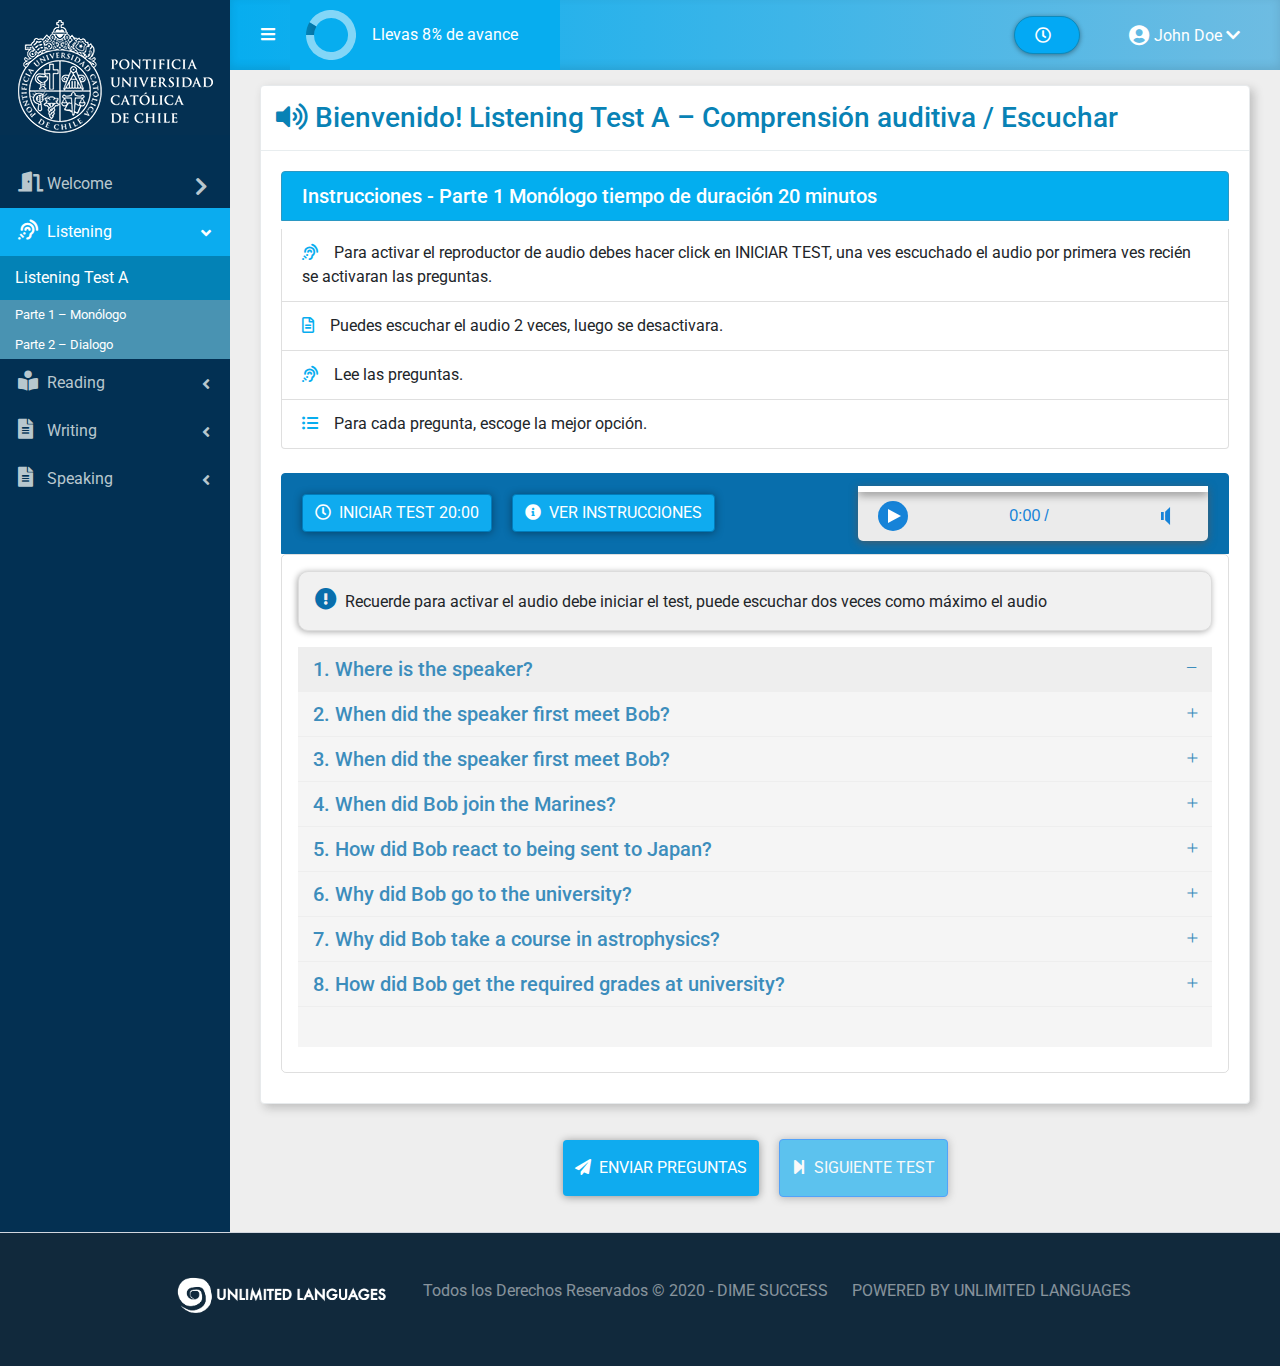
<file: listening-test-a-parte-1-monologo.html>
<!DOCTYPE html>
<html>
  <head>
    <meta charset="utf-8">
    <meta http-equiv="X-UA-Compatible" content="IE=edge">
    <title>DIME SUCCESS - Listening Test A - Parte 1 Monologo</title>
    <meta content="width=device-width, initial-scale=1, maximum-scale=1, user-scalable=no" name="viewport">
    <link rel="apple-touch-icon" sizes="57x57" href="favicon/apple-icon-57x57.png">
    <link rel="apple-touch-icon" sizes="60x60" href="favicon/apple-icon-60x60.png">
    <link rel="apple-touch-icon" sizes="72x72" href="favicon/apple-icon-72x72.png">
    <link rel="apple-touch-icon" sizes="76x76" href="favicon/apple-icon-76x76.png">
    <link rel="apple-touch-icon" sizes="114x114" href="favicon/apple-icon-114x114.png">
    <link rel="apple-touch-icon" sizes="120x120" href="favicon/apple-icon-120x120.png">
    <link rel="apple-touch-icon" sizes="144x144" href="favicon/apple-icon-144x144.png">
    <link rel="apple-touch-icon" sizes="152x152" href="favicon/apple-icon-152x152.png">
    <link rel="apple-touch-icon" sizes="180x180" href="/apple-icon-180x180.png">
    <link rel="icon" type="image/png" sizes="192x192"  href="favicon/android-icon-192x192.png">
    <link rel="icon" type="image/png" sizes="32x32" href="favicon/favicon-32x32.png">
    <link rel="icon" type="image/png" sizes="96x96" href="favicon/favicon-96x96.png">
    <link rel="icon" type="image/png" sizes="16x16" href="favicon/favicon-16x16.png">
    <link rel="manifest" href="/manifest.json">
    <meta name="msapplication-TileColor" content="#ffffff">
    <meta name="msapplication-TileImage" content="favicon/ms-icon-144x144.png">
    <meta name="theme-color" content="#ffffff">

    <link rel="stylesheet" href="assets/bootstrap/bootstrap.css">
    <link rel="stylesheet" href="css/style.css?ver=44">
    <link rel="stylesheet" href="css/iconos.css">
    <link rel="stylesheet" href="assets/fontawesome/css/fontawesome-all.css">

    <!-- HTML5 Shim and Respond.js IE8 support of HTML5 elements and media queries -->
    <!-- WARNING: Respond.js doesn't work if you view the page via file:// -->
    <!--[if lt IE 9]>
    <script src="https://oss.maxcdn.com/html5shiv/3.7.3/html5shiv.min.js"></script>
    <script src="https://oss.maxcdn.com/respond/1.4.2/respond.min.js"></script>
    <![endif]-->
  </head>
  <body class="hold-transition level-skin sidebar-mini">
    <div class="wrapper">
      <header class="main-header">
        <a href="" class="logo">
          <span class="logo-mini"><img src="img/84x112_solo_logo_uc.png" alt="Isotipo" height="30"></span>
          <span class="logo-lg"><img src="img/logo-uc-195-113.png" alt="Logo"></span>
        </a>
        <nav class="navbar navbar-static-top" role="navigation">
          <a href="#" class="sidebar-toggle" data-toggle="offcanvas" role="button">
            <i class="fas fa-bars"></i>
            <span class="sr-only">Toggle navigation</span>
          </a>
          <div class="analist__cumplimiento">
            <div class="single-skillbar">
              <div class="single-skillbar-inner" id="porcentajeAvance">
                <span> Llevas <span class="skill-count-no"></span> de avance</span>
              </div>
            </div>
            
          </div>
          <div class="clock">
            <i class="far fa-clock pr-2"></i>
            <div class="countdown"></div>
          </div>
          
          <ul class="navbar-nav mr-3">
            <li id="login" class="inline-block">
              <a id="login-trigger" href="#"><i class="fas fa-user-circle" aria-hidden="true"></i>
                <span class="sesion d-none d-sm-block">&#32;John Doe &#32;<i class="fas fa-chevron-down arrow"></i></span>
              </a>
              <div id="login-content">
                <ul class="list-group list-group-flush">
                  <li class="list-group-item"><i class="far fa-clock mr-2 colorFontawesome"></i> Tiempo total del Test 2 Hrs </li>
                  <li class="list-group-item"><i class="fas fa-chart-line mr-2 colorFontawesome"></i>Porcentaje de avance</li>
                  <li class="list-group-item">
                    <div class="meter">
                      <span class="contenedorBar" style="width:50%"></span>
                      <p class="porcentaje"></p>
                    </div>
                  </li>
                </ul>
              </div>
            </li>
          </ul>
        </nav>
      </header>
      <aside class="main-sidebar">
        <section class="sidebar">
          <ul class="sidebar-menu">
            <li class="treeview">
              <a href="#">
                <i class="fas fa-door-open"></i>
                <span>Welcome</span>
                <i class="fas fa-chevron-right pull-right"></i>
              </a>
            </li>
            <li class="treeview active">
              <a href="#">
                <i class="fas fa-assistive-listening-systems"></i>
                <span>Listening</span>
                <i class="fa fa-angle-left pull-right"></i>
              </a>
              <ul class="treeview-menu">
                <li><span class="bg-test">Listening Test A</span></li>
                <li><a href="#">Parte 1 – Monólogo</a></li>
                <li><a href="#">Parte 2 – Dialogo</a></li>
              </ul>
            </li>
            <li class="treeview">
              <a href="#">
                <i class="fas fa-book-reader"></i>
                <span>Reading</span>
                <i class="fa fa-angle-left pull-right"></i>
              </a>
              <ul class="treeview-menu">
                <li><span class="bg-test">Reading Test A</span></li>
                <li><a href="reading-test-a-parte-1-comprension-lectora.html" target="_self">Parte 1 – Ciencia</a></li>
                <li><a href="#">Parte 2 – Dialogo</a></li>
              </ul>
            </li>
            <li class="treeview">
              <a href="#">
                <i class="fas fa-file-alt"></i>
                <span>Writing</span>
                <i class="fa fa-angle-left pull-right"></i>
              </a>
              <ul class="treeview-menu">
                <li><span class="bg-test">Writing Test A</span></li>
                <li><a href="#">Parte 1 – Escoge la palabra correcta</a></li>
                <li><a href="#">Parte 2 – Refrasear</a></li>
                <li><a href="#">Parte 3 – Escribir e-mail dando direcciones</a></li>
                <li><a href="#">Parte 4 – Contestar una invitación</a></li>
              </ul>
            </li>
            <li class="treeview">
              <a href="#">
                <i class="fas fa-file-alt"></i>
                <span>Speaking</span>
                <i class="fa fa-angle-left pull-right"></i>
              </a>
              <ul class="treeview-menu">
                <li><span class="bg-test">Speking Test A</span></li>
                <li><a href="#">Parte 1 – Información personal</a></li>
                <li><a href="#">Parte 2 – Tema general</a></li>
                <li><a href="#">Parte 3 – Descripción de un imagen</a></li>
                <li><a href="#">Parte 4 – Discurso</a></li>
              </ul>
            </li>
          </ul>
          </section><!-- /.sidebar -->
        </aside>
        <div class="content-wrapper">
          <section class="content">
            <div class="col-lg-12 marginMobile">
              <!-- Inicio  widgets-container-->
              <div class="widgets-container">
                <!-- Inicio titulo Test -->
                <div class="box-header">
                  <h3 class="box-title"><i class="fas fa-volume-up d-none d-sm-inline-block"></i> Bienvenido! Listening Test A – Comprensión auditiva / Escuchar</h3>

                </div>
                <!-- Cierre titulo Test -->
                <div class="clearfix"></div>

                <!-- Inicio tabla contenedora -->
                <div id="table_dap" style="padding: 20px;">
                  <!-- Inicio tabla-responsive -->
                  <div class="table-responsive">
                    
                    <ul class="list-group mb-4">
                      <li class="list-group-item active h5">Instrucciones - Parte 1 Monólogo tiempo de duración 20 minutos</li>
                      <li class="list-group-item"> <i class="fas fa-assistive-listening-systems mr-3 colorFontawesome d-none d-sm-inline-block"></i>Para activar el reproductor de audio debes hacer click en INICIAR TEST, una ves escuchado el audio por primera ves recién se activaran las preguntas. </li>
                      <li class="list-group-item"><i class="far fa-file-alt mr-3 colorFontawesome d-none d-sm-inline-block"></i>Puedes escuchar el audio 2 veces, luego se desactivara.</li>
                      <li class="list-group-item"><i class="fas fa-assistive-listening-systems mr-3 colorFontawesome d-none d-sm-inline-block"></i>Lee las preguntas.</li>
                      <li class="list-group-item"><i class="fas fa-list-ul mr-3 colorFontawesome d-none d-sm-inline-block"></i>Para cada pregunta, escoge la mejor opción.</li>
                    </ul>
                    
                    <!-- Inicio lista test -->
                    <ul class="list-group">
                      <li class="list-group-item test active m-0">
                        <div class="instructions">
                          <a class="btn btn-primary text-uppercase iniciarTest mr-3">
                            <i class="far fa-clock pr-2"></i>Iniciar test&#32;<span id="countdown">20:00</span>
                          </a>
                          <a class="btn btn-primary text-uppercase" data-toggle="modal" data-target="#infoModal">
                            <i class="fas fa-info-circle pr-2"></i>Ver instrucciones
                          </a>
                        </div>


                    

                 
                         <!-- Inicio Audio -->
                         <div class="contentAudio">
                             <div class="audio-player">
                               <div class="timeline">
                                 <div class="progress"></div>
                               </div>
                               <div class="controls">
                                 <div class="play-container">
                                   <div class="circle">
                                       <div class="toggle-play play">
                                   </div>
                                   </div>
                                 
                                 </div>
                                 <div class="time">
                                   <div class="current">0:00</div>
                                   <div class="divider">/</div>
                                   <div class="length"></div>
                                 </div>
                               <!--   <div class="name">Music Song</div> -->
                                 <div class="volume-container">
                                   <div class="volume-button">
                                     <div class="volume icono-volumeMedium"></div>
                                   </div>
                                   
                                   <div class="volume-slider">
                                     <div class="volume-percentage"></div>
                                   </div>
                                 </div>
                               </div>
                             </div>
                         </div>
                         <!-- Cierre de Audio -->
                
                        
                      </li>
                      <div class="bordeContent">
                        <div class="contentTetx my-3">
                          <p class="m-0"> <i class="fas fa-exclamation-circle mr-2"></i>Recuerde para activar el audio debe iniciar el test, puede escuchar dos veces como máximo el audio</p>
                        </div>
                        
                        <!-- Inicio Panel -->
                        <div class="panel-group" id="accordion" role="tablist" aria-multiselectable="true">
                          <div class="scrollbar" id="style-6">
                            <div class="force-overflow">
                              <div class="panel panel-default">
                                <div class="panel-heading" role="tab" id="headingOne">
                                  <h4 class="panel-title m-0 h5">
                                  <a role="button" data-toggle="collapse" data-parent="#accordion" href="#collapseOne" aria-expanded="true" aria-controls="collapseOne">
                                    1. Where is the speaker?
                                  </a>
                                  </h4>
                                </div>
                                <div id="collapseOne" class="panel-collapse collapse in" role="tabpanel" aria-labelledby="headingOne">
                                  <div class="buttonNextQuestion px-3">
                                    <button class="questionNext mr-3"><i class="fas fa-step-forward mr-2"></i> Saltar pregunta</button>
                                  </div>
                                  <div class="panel-body p-3">
                                    <ul class="list-group">
                                      <li class="list-group-item">
                                        <!-- Default checked -->
                                        <div class="custom-control custom-radio">
                                          <input type="radio" class="custom-control-input" id="check1" checked>
                                          <label class="custom-control-label" for="check1">At a wedding</label>
                                        </div>
                                      </li>
                                      <li class="list-group-item">
                                        <!-- Default checked -->
                                        <div class="custom-control custom-radio">
                                          <input type="radio" class="custom-control-input" id="check2">
                                          <label class="custom-control-label" for="check2">At a military convention</label>
                                        </div>
                                      </li>
                                      <li class="list-group-item">
                                        <!-- Default checked -->
                                        <div class="custom-control custom-radio">
                                          <input type="radio" class="custom-control-input" id="check3">
                                          <label class="custom-control-label" for="check3">At a high school reunion</label>
                                        </div>
                                      </li>
                                      <li class="list-group-item">
                                        <!-- Default checked -->
                                        <div class="custom-control custom-radio">
                                          <input type="radio" class="custom-control-input" id="check4">
                                          <label class="custom-control-label" for="check4">At a funeral</label>
                                        </div>
                                      </li>
                                    </ul>
                                  </div>
                                </div>
                              </div>
                              <div class="panel panel-default">
                                <div class="panel-heading" role="tab" id="headingTwo">
                                  <h4 class="panel-title m-0 h5">
                                  <a class="collapsed" role="button" data-toggle="collapse" data-parent="#accordion" href="#collapseTwo" aria-expanded="false" aria-controls="collapseTwo">
                                    2. When did the speaker first meet Bob?
                                  </a>
                                  </h4>
                                </div>
                                <div id="collapseTwo" class="panel-collapse collapse" role="tabpanel" aria-labelledby="headingTwo">
                                  <div class="panel-body p-3">
                                    Anim pariatur cliche reprehenderit, enim eiusmod high life accusamus terry richardson ad squid. 3 wolf moon officia aute, non cupidatat skateboard dolor brunch. Food truck quinoa nesciunt laborum eiusmod. Brunch 3 wolf moon tempor, sunt aliqua put a bird
                                    on it squid single-origin coffee nulla assumenda shoreditch et. Nihil anim keffiyeh helvetica, craft beer labore wes anderson cred nesciunt sapiente ea proident. Ad vegan excepteur butcher vice lomo. Leggings occaecat craft beer farm-to-table,
                                    raw denim aesthetic synth nesciunt you probably haven't heard of them accusamus labore sustainable VHS.
                                  </div>
                                </div>
                              </div>
                              <div class="panel panel-default">
                                <div class="panel-heading" role="tab" id="headingThree">
                                  <h4 class="panel-title m-0 h5">
                                  <a class="collapsed" role="button" data-toggle="collapse" data-parent="#accordion" href="#collapseThree" aria-expanded="false" aria-controls="collapseThree">
                                    3. When did the speaker first meet Bob?
                                  </a>
                                  </h4>
                                </div>
                                <div id="collapseThree" class="panel-collapse collapse" role="tabpanel" aria-labelledby="headingThree">
                                  <div class="panel-body p-3">
                                    Anim pariatur cliche reprehenderit, enim eiusmod high life accusamus terry richardson ad squid. 3 wolf moon officia aute, non cupidatat skateboard dolor brunch. Food truck quinoa nesciunt laborum eiusmod. Brunch 3 wolf moon tempor, sunt aliqua put a bird
                                    on it squid single-origin coffee nulla assumenda shoreditch et. Nihil anim keffiyeh helvetica, craft beer labore wes anderson cred nesciunt sapiente ea proident. Ad vegan excepteur butcher vice lomo. Leggings occaecat craft beer farm-to-table,
                                    raw denim aesthetic synth nesciunt you probably haven't heard of them accusamus labore sustainable VHS.
                                  </div>
                                </div>
                              </div>
                              <div class="panel panel-default">
                                <div class="panel-heading" role="tab" id="headingThree">
                                  <h4 class="panel-title m-0 h5">
                                  <a class="collapsed" role="button" data-toggle="collapse" data-parent="#accordion" href="#collapseFour" aria-expanded="false" aria-controls="collapseThree">
                                    4. When did Bob join the Marines?
                                  </a>
                                  </h4>
                                </div>
                                <div id="collapseFour" class="panel-collapse collapse" role="tabpanel" aria-labelledby="headingFour">
                                  <div class="panel-body p-3">
                                    Anim pariatur cliche reprehenderit, enim eiusmod high life accusamus terry richardson ad squid. 3 wolf moon officia aute, non cupidatat skateboard dolor brunch. Food truck quinoa nesciunt laborum eiusmod. Brunch 3 wolf moon tempor, sunt aliqua put a bird
                                    on it squid single-origin coffee nulla assumenda shoreditch et. Nihil anim keffiyeh helvetica, craft beer labore wes anderson cred nesciunt sapiente ea proident. Ad vegan excepteur butcher vice lomo. Leggings occaecat craft beer farm-to-table,
                                    raw denim aesthetic synth nesciunt you probably haven't heard of them accusamus labore sustainable VHS.
                                  </div>
                                </div>
                              </div>
                              <div class="panel panel-default">
                                <div class="panel-heading" role="tab" id="headingFive">
                                  <h4 class="panel-title m-0 h5">
                                  <a class="collapsed" role="button" data-toggle="collapse" data-parent="#accordion" href="#collapseFive" aria-expanded="false" aria-controls="collapseThree">
                                    5. How did Bob react to being sent to Japan?
                                  </a>
                                  </h4>
                                </div>
                                <div id="collapseFive" class="panel-collapse collapse" role="tabpanel" aria-labelledby="headingFive">
                                  <div class="panel-body p-3">
                                    Anim pariatur cliche reprehenderit, enim eiusmod high life accusamus terry richardson ad squid. 3 wolf moon officia aute, non cupidatat skateboard dolor brunch. Food truck quinoa nesciunt laborum eiusmod. Brunch 3 wolf moon tempor, sunt aliqua put a bird
                                    on it squid single-origin coffee nulla assumenda shoreditch et. Nihil anim keffiyeh helvetica, craft beer labore wes anderson cred nesciunt sapiente ea proident. Ad vegan excepteur butcher vice lomo. Leggings occaecat craft beer farm-to-table,
                                    raw denim aesthetic synth nesciunt you probably haven't heard of them accusamus labore sustainable VHS.
                                  </div>
                                </div>
                              </div>
                              <div class="panel panel-default">
                                <div class="panel-heading" role="tab" id="headingSix">
                                  <h4 class="panel-title m-0 h5">
                                  <a class="collapsed" role="button" data-toggle="collapse" data-parent="#accordion" href="#collapseSix" aria-expanded="false" aria-controls="collapseThree">
                                    6. Why did Bob go to the university?
                                  </a>
                                  </h4>
                                </div>
                                <div id="collapseSix" class="panel-collapse collapse" role="tabpanel" aria-labelledby="headingSix">
                                  <div class="panel-body p-3">
                                    Anim pariatur cliche reprehenderit, enim eiusmod high life accusamus terry richardson ad squid. 3 wolf moon officia aute, non cupidatat skateboard dolor brunch. Food truck quinoa nesciunt laborum eiusmod. Brunch 3 wolf moon tempor, sunt aliqua put a bird
                                    on it squid single-origin coffee nulla assumenda shoreditch et. Nihil anim keffiyeh helvetica, craft beer labore wes anderson cred nesciunt sapiente ea proident. Ad vegan excepteur butcher vice lomo. Leggings occaecat craft beer farm-to-table,
                                    raw denim aesthetic synth nesciunt you probably haven't heard of them accusamus labore sustainable VHS.
                                  </div>
                                </div>
                              </div>
                              <div class="panel panel-default">
                                <div class="panel-heading" role="tab" id="headingSeven">
                                  <h4 class="panel-title m-0 h5">
                                  <a class="collapsed" role="button" data-toggle="collapse" data-parent="#accordion" href="#collapseSeven" aria-expanded="false" aria-controls="collapseThree">
                                    7. Why did Bob take a course in astrophysics?
                                  </a>
                                  </h4>
                                </div>
                                <div id="collapseSeven" class="panel-collapse collapse" role="tabpanel" aria-labelledby="headingSeven">
                                  <div class="panel-body p-3">
                                    Anim pariatur cliche reprehenderit, enim eiusmod high life accusamus terry richardson ad squid. 3 wolf moon officia aute, non cupidatat skateboard dolor brunch. Food truck quinoa nesciunt laborum eiusmod. Brunch 3 wolf moon tempor, sunt aliqua put a bird
                                    on it squid single-origin coffee nulla assumenda shoreditch et. Nihil anim keffiyeh helvetica, craft beer labore wes anderson cred nesciunt sapiente ea proident. Ad vegan excepteur butcher vice lomo. Leggings occaecat craft beer farm-to-table,
                                    raw denim aesthetic synth nesciunt you probably haven't heard of them accusamus labore sustainable VHS.
                                  </div>
                                </div>
                              </div>
                              <div class="panel panel-default">
                                <div class="panel-heading" role="tab" id="headingEight">
                                  <h4 class="panel-title m-0 h5">
                                  <a class="collapsed" role="button" data-toggle="collapse" data-parent="#accordion" href="#collapseEight" aria-expanded="false" aria-controls="collapseEight">
                                    8. How did Bob get the required grades at university?
                                  </a>
                                  </h4>
                                </div>
                                <div id="collapseEight" class="panel-collapse collapse" role="tabpanel" aria-labelledby="headingEight">
                                  <div class="panel-body p-3">
                                    Anim pariatur cliche reprehenderit, enim eiusmod high life accusamus terry richardson ad squid. 3 wolf moon officia aute, non cupidatat skateboard dolor brunch. Food truck quinoa nesciunt laborum eiusmod. Brunch 3 wolf moon tempor, sunt aliqua put a bird
                                    on it squid single-origin coffee nulla assumenda shoreditch et. Nihil anim keffiyeh helvetica, craft beer labore wes anderson cred nesciunt sapiente ea proident. Ad vegan excepteur butcher vice lomo. Leggings occaecat craft beer farm-to-table,
                                    raw denim aesthetic synth nesciunt you probably haven't heard of them accusamus labore sustainable VHS.
                                  </div>
                                </div>
                              </div>
                            </div>
                          </div>
                          
                        </div>
                        
                        <!-- Cierre Panel -->
                      </div>
                    </ul>
                    <!-- Cierre lista test -->
                    
                  </div>
                </div>
              </div>
              <!-- Cierre  widgets-container -->
              
              <!-- Inicio enviarPreguntas -->
              <div class="enviarPreguntas">
                <button type="submit" class="btn btn-primary text-uppercase iniciarTest mr-3 py-3">
                <i class="fas fa-paper-plane pr-2"></i>Enviar preguntas
                </button>
                <button type="submit" class="btn btn-primary text-uppercase py-3" data-toggle="modal" data-target="#infoModal" disabled>
                <i class="fas fa-step-forward pr-2"></i>Siguiente test
                </button>
              </div>
              <!-- Cierre enviarPreguntas -->
            </div>
            <div class="clearfix"></div>
            </section><!-- /cierra section.content -->
            </div><!-- /cierra.content-wrapper -->
            <!-- Inicio footer -->
            <footer class="main-footer">
            
             
                      <a href="#" target="_blank">
                        <img class="img-fluid mr-4" src="img/powered_by_blanco.png" width="250" alt="Power By">
                      </a>
                      <p class="img-fluid mr-4 text-foot">Todos los Derechos Reservados © 2020 - DIME SUCCESS</p>
                      <p class="text-uppercase text-foot">Powered by UNLIMITED LANGUAGES</p>

             
            </footer>
            <!-- Cierre footer -->
            <!-- Modal -->
            <div class="modal fade" id="infoModal" tabindex="-1" role="dialog" aria-labelledby="exampleModalCenterTitle" aria-hidden="true">
              <div class="modal-dialog modal-lg" role="document">
                <div class="modal-content">
                  <div class="modal-header backgroundCeleste">
                    <h5 class="modal-title text-white" id="exampleModalLongTitle">Instrucciones - Parte 1 Monólogo tiempo de duración 30 minutos</h5>
                    <button type="button" class="close text-white" data-dismiss="modal" aria-label="Close">
                    <span aria-hidden="true">&times;</span>
                    </button>
                  </div>
                  <div class="buttonMoreLess px-3">
                    <button id="down" class="agrandar mr-3">-A</button><button id="up" class="agrandar">+A</button>
                  </div>
                  <div class="modal-body">
                    <ul class="list-group list-group-flush mx-3 mb-3">
                      <li class="list-group-item"> <i class="fas fa-assistive-listening-systems mr-3 colorFontawesome"></i>Para activar el reproductor de audio debes hacer click en INICIAR TEST, una ves escuchado el audio por primera ves recién se activaran las preguntas. </li>
                      <li class="list-group-item"><i class="far fa-file-alt mr-3 colorFontawesome"></i>Puedes escuchar el audio 2 veces, luego se desactivara.</li>
                      <li class="list-group-item"><i class="fas fa-assistive-listening-systems mr-3 colorFontawesome"></i>Lee las preguntas.</li>
                      <li class="list-group-item"><i class="fas fa-list-ul mr-3 colorFontawesome""></i>Para cada pregunta, escoge la mejor opción.</li>
                    </ul>
                  </div>
                </div>
              </div>
            </div>
            
            </div>

            <!-- ./wrapper -->
            <script src="js/jquery-3.5.1.min.js"></script>
            <script src="js/popper.min.js"></script>
            <script src="js/bootstrap.min.js"></script>

            <script src="js/circle-progress.min.js?ver=2"></script>
            <script src="js/moment.min.js"></script>
            <script src="js/countdown.min.js"></script>

            <script src="js/bootstrap-select.min.js"></script>
            <script src="js/app.js?ver=8"></script>
            <script src="js/player-script.js"></script>
            
          </body>
        </html>
</file>
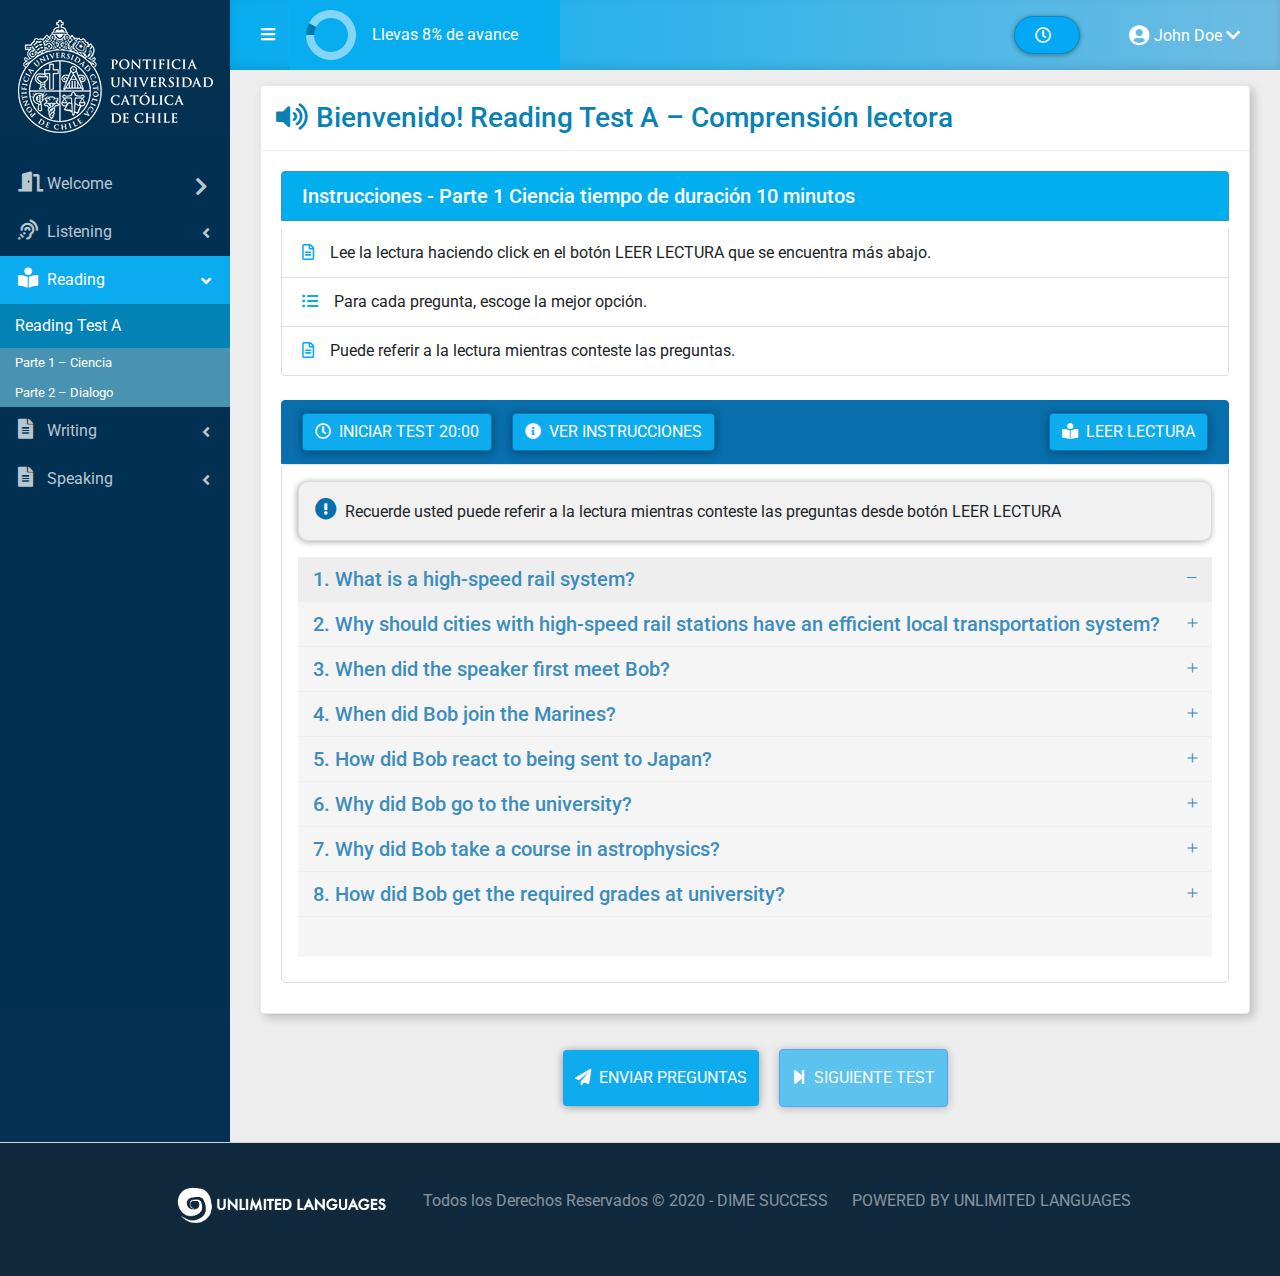
<file: reading-test-a-parte-1-comprension-lectora.html>
<!DOCTYPE html>
<html>
  <head>
    <meta charset="utf-8">
    <meta http-equiv="X-UA-Compatible" content="IE=edge">
    <title>DIME SUCCESS - Listening Test A - Parte 1 Monologo</title>
    <meta content="width=device-width, initial-scale=1, maximum-scale=1, user-scalable=no" name="viewport">
    <link rel="apple-touch-icon" sizes="57x57" href="favicon/apple-icon-57x57.png">
    <link rel="apple-touch-icon" sizes="60x60" href="favicon/apple-icon-60x60.png">
    <link rel="apple-touch-icon" sizes="72x72" href="favicon/apple-icon-72x72.png">
    <link rel="apple-touch-icon" sizes="76x76" href="favicon/apple-icon-76x76.png">
    <link rel="apple-touch-icon" sizes="114x114" href="favicon/apple-icon-114x114.png">
    <link rel="apple-touch-icon" sizes="120x120" href="favicon/apple-icon-120x120.png">
    <link rel="apple-touch-icon" sizes="144x144" href="favicon/apple-icon-144x144.png">
    <link rel="apple-touch-icon" sizes="152x152" href="favicon/apple-icon-152x152.png">
    <link rel="apple-touch-icon" sizes="180x180" href="/apple-icon-180x180.png">
    <link rel="icon" type="image/png" sizes="192x192"  href="favicon/android-icon-192x192.png">
    <link rel="icon" type="image/png" sizes="32x32" href="favicon/favicon-32x32.png">
    <link rel="icon" type="image/png" sizes="96x96" href="favicon/favicon-96x96.png">
    <link rel="icon" type="image/png" sizes="16x16" href="favicon/favicon-16x16.png">
    <link rel="manifest" href="/manifest.json">
    <meta name="msapplication-TileColor" content="#ffffff">
    <meta name="msapplication-TileImage" content="favicon/ms-icon-144x144.png">
    <meta name="theme-color" content="#ffffff">


    <link rel="stylesheet" href="assets/bootstrap/bootstrap.css">
    <link rel="stylesheet" href="css/style.css?ver=44">
    <link rel="stylesheet" href="css/iconos.css">
    <link rel="stylesheet" href="assets/fontawesome/css/fontawesome-all.css">

    <!-- HTML5 Shim and Respond.js IE8 support of HTML5 elements and media queries -->
    <!-- WARNING: Respond.js doesn't work if you view the page via file:// -->
    <!--[if lt IE 9]>
    <script src="https://oss.maxcdn.com/html5shiv/3.7.3/html5shiv.min.js"></script>
    <script src="https://oss.maxcdn.com/respond/1.4.2/respond.min.js"></script>
    <![endif]-->
  </head>
  <body class="hold-transition level-skin sidebar-mini">
    <div class="wrapper">
      <header class="main-header">
        <a href="" class="logo">
          <span class="logo-mini"><img src="img/84x112_solo_logo_uc.png" alt="Isotipo" height="30"></span>
          <span class="logo-lg"><img src="img/logo-uc-195-113.png" alt="Logo"></span>
        </a>
        <nav class="navbar navbar-static-top" role="navigation">
          <a href="#" class="sidebar-toggle" data-toggle="offcanvas" role="button">
            <i class="fas fa-bars"></i>
            <span class="sr-only">Toggle navigation</span>
          </a>
          <div class="analist__cumplimiento">
            <div class="single-skillbar">
              <div class="single-skillbar-inner" id="porcentajeAvance">
                <span> Llevas <span class="skill-count-no"></span> de avance</span>
              </div>
            </div>
            
          </div>
          <div class="clock">
            <i class="far fa-clock pr-2"></i>
            <div class="countdown"></div>
          </div>
          
          <ul class="navbar-nav mr-3">
            <li id="login" class="inline-block">
              <a id="login-trigger" href="#"><i class="fas fa-user-circle" aria-hidden="true"></i>
                <span class="sesion d-none d-sm-block">&#32;John Doe &#32;<i class="fas fa-chevron-down arrow"></i></span>
              </a>
              <div id="login-content">
                <ul class="list-group list-group-flush">
                  <li class="list-group-item"><i class="far fa-clock mr-2 colorFontawesome"></i> Tiempo total del Test 2 Hrs </li>
                  <li class="list-group-item"><i class="fas fa-chart-line mr-2 colorFontawesome"></i>Porcentaje de avance</li>
                  <li class="list-group-item">
                    <div class="meter">
                      <span class="contenedorBar" style="width:50%"></span>
                      <p class="porcentaje"></p>
                    </div>
                  </li>
                </ul>
              </div>
            </li>
          </ul>
        </nav>
      </header>
      <aside class="main-sidebar">
        <section class="sidebar">
          <ul class="sidebar-menu">
            <li class="treeview">
              <a href="#">
                <i class="fas fa-door-open"></i>
                <span>Welcome</span>
                <i class="fas fa-chevron-right pull-right"></i>
              </a>
            </li>
            <li class="treeview">
              <a href="#">
                <i class="fas fa-assistive-listening-systems"></i>
                <span>Listening</span>
                <i class="fa fa-angle-left pull-right"></i>
              </a>
              <ul class="treeview-menu">
                <li><span class="bg-test">Listening Test A</span></li>
                <li><a href="#">Parte 1 – Monólogo</a></li>
                <li><a href="#">Parte 2 – Dialogo</a></li>
              </ul>
            </li>
            <li class="treeview active">
              <a href="#">
                <i class="fas fa-book-reader"></i>
                <span>Reading</span>
                <i class="fa fa-angle-left pull-right"></i>
              </a>
              <ul class="treeview-menu">
                <li><span class="bg-test">Reading Test A</span></li>
                <li><a href="reading-test-a-parte-1-comprension-lectora.html">Parte 1 – Ciencia</a></li>
                <li><a href="#">Parte 2 – Dialogo</a></li>
              </ul>
            </li>
            <li class="treeview">
              <a href="#">
                <i class="fas fa-file-alt"></i>
                <span>Writing</span>
                <i class="fa fa-angle-left pull-right"></i>
              </a>
              <ul class="treeview-menu">
                <li><span class="bg-test">Writing Test A</span></li>
                <li><a href="#">Parte 1 – Escoge la palabra correcta</a></li>
                <li><a href="#">Parte 2 – Refrasear</a></li>
                <li><a href="#">Parte 3 – Escribir e-mail dando direcciones</a></li>
                <li><a href="#">Parte 4 – Contestar una invitación</a></li>
              </ul>
            </li>
            <li class="treeview">
              <a href="#">
                <i class="fas fa-file-alt"></i>
                <span>Speaking</span>
                <i class="fa fa-angle-left pull-right"></i>
              </a>
              <ul class="treeview-menu">
                <li><span class="bg-test">Speking Test A</span></li>
                <li><a href="#">Parte 1 – Información personal</a></li>
                <li><a href="#">Parte 2 – Tema general</a></li>
                <li><a href="#">Parte 3 – Descripción de un imagen</a></li>
                <li><a href="#">Parte 4 – Discurso</a></li>
              </ul>
            </li>
          </ul>
          </section><!-- /.sidebar -->
        </aside>
        <div class="content-wrapper">
          <section class="content">
            <div class="col-lg-12 marginMobile">
              <!-- Inicio  widgets-container-->
              <div class="widgets-container">
                <!-- Inicio titulo Test -->
                <div class="box-header">
                  <h3 class="box-title"><i class="fas fa-volume-up d-none d-sm-inline-block mr-2"></i>Bienvenido! Reading Test A – Comprensión lectora</h3>

                </div>
                <!-- Cierre titulo Test -->
                <div class="clearfix"></div>

                <!-- Inicio tabla contenedora -->
                <div id="table_dap" style="padding: 20px;">
                  <!-- Inicio tabla-responsive -->
                  <div class="table-responsive">
                    
                    <ul class="list-group mb-4">
                      <li class="list-group-item active h5">Instrucciones - Parte 1 Ciencia tiempo de duración 10 minutos</li>
                      <li class="list-group-item"><i class="far fa-file-alt mr-3 colorFontawesome d-none d-sm-inline-block"></i>Lee la lectura haciendo click en el botón LEER LECTURA que se encuentra más abajo.</li>
                      <li class="list-group-item"><i class="fas fa-list-ul mr-3 colorFontawesome d-none d-sm-inline-block"></i>Para cada pregunta, escoge la mejor opción.
                      </li>
                      <li class="list-group-item"><i class="far fa-file-alt mr-3 colorFontawesome d-none d-sm-inline-block"></i>Puede referir a la lectura mientras conteste las preguntas.</li>
                    </ul>
                    
                    <!-- Inicio lista test -->
                    <ul class="list-group">
                      <li class="list-group-item test active m-0">
                        <div class="instructions">
                          <a class="btn btn-primary text-uppercase iniciarTest mr-3">
                            <i class="far fa-clock pr-2"></i>Iniciar test&#32;<span id="countdown">20:00</span>
                          </a>
                          <a class="btn btn-primary text-uppercase" data-toggle="modal" data-target="#infoModal">
                            <i class="fas fa-info-circle pr-2"></i>Ver instrucciones
                          </a>
                        </div>


                        <!-- Inicio leer Monolog -->
                        <div class="contentAudio">
                            <a class="btn btn-primary text-uppercase" data-toggle="modal" data-target="#infoReading">
                                <i class="fas fa-book-reader pr-2"></i>LEER LECTURA
                            </a>
                        </div>
                       <!-- Cierre leer Monolog -->
                        
                      </li>
                      <div class="bordeContent">
                        <div class="contentTetx my-3">
                          <p class="m-0"> <i class="fas fa-exclamation-circle mr-2"></i>Recuerde usted puede referir a la lectura mientras conteste las preguntas desde botón LEER LECTURA</p>
                        </div>
                        
                        <!-- Inicio Panel -->
                        <div class="panel-group" id="accordion" role="tablist" aria-multiselectable="true">
                          <div class="scrollbar" id="style-6">
                            <div class="force-overflow">
                              <div class="panel panel-default">
                                <div class="panel-heading" role="tab" id="headingOne">
                                  <h4 class="panel-title m-0 h5">
                                  <a role="button" data-toggle="collapse" data-parent="#accordion" href="#collapseOne" aria-expanded="true" aria-controls="collapseOne">
                                    1. What is a high-speed rail system?
                                  </a>
                                  </h4>
                                </div>
                                <div id="collapseOne" class="panel-collapse collapse in" role="tabpanel" aria-labelledby="headingOne">
                                  <div class="buttonNextQuestion px-3">
                                    <button class="questionNext mr-3"><i class="fas fa-step-forward mr-2"></i> Saltar pregunta</button>
                                  </div>
                                  <div class="panel-body p-3">
                                    <ul class="list-group">
                                      <li class="list-group-item">
                                        <!-- Default checked -->
                                        <div class="custom-control custom-checkbox">
                                          <input type="checkbox" class="custom-control-input" id="check1" checked>
                                          <label class="custom-control-label" for="check1">A corridor between 150 and 500 kilometers</label>
                                        </div>
                                      </li>
                                      <li class="list-group-item">
                                        <!-- Default checked -->
                                        <div class="custom-control custom-checkbox">
                                          <input type="checkbox" class="custom-control-input" id="check2">
                                          <label class="custom-control-label" for="check2">A means of transportation</label>
                                        </div>
                                      </li>
                                      <li class="list-group-item">
                                        <!-- Default checked -->
                                        <div class="custom-control custom-checkbox">
                                          <input type="checkbox" class="custom-control-input" id="check3">
                                          <label class="custom-control-label" for="check3">Travelers that move at high speeds</label>
                                        </div>
                                      </li>
                                      <li class="list-group-item">
                                        <!-- Default checked -->
                                        <div class="custom-control custom-checkbox">
                                          <input type="checkbox" class="custom-control-input" id="check4">
                                          <label class="custom-control-label" for="check4">An international federation</label>
                                        </div>
                                      </li>
                                    </ul>
                                  </div>
                                </div>
                              </div>
                              <div class="panel panel-default">
                                <div class="panel-heading" role="tab" id="headingTwo">
                                  <h4 class="panel-title m-0 h5">
                                  <a class="collapsed" role="button" data-toggle="collapse" data-parent="#accordion" href="#collapseTwo" aria-expanded="false" aria-controls="collapseTwo">
                                   2. Why should cities with high-speed rail stations have an efficient local transportation system?
                                  </a>
                                  </h4>
                                </div>
                                <div id="collapseTwo" class="panel-collapse collapse" role="tabpanel" aria-labelledby="headingTwo">
                                  <div class="panel-body p-3">
                                    Anim pariatur cliche reprehenderit, enim eiusmod high life accusamus terry richardson ad squid. 3 wolf moon officia aute, non cupidatat skateboard dolor brunch. Food truck quinoa nesciunt laborum eiusmod. Brunch 3 wolf moon tempor, sunt aliqua put a bird
                                    on it squid single-origin coffee nulla assumenda shoreditch et. Nihil anim keffiyeh helvetica, craft beer labore wes anderson cred nesciunt sapiente ea proident. Ad vegan excepteur butcher vice lomo. Leggings occaecat craft beer farm-to-table,
                                    raw denim aesthetic synth nesciunt you probably haven't heard of them accusamus labore sustainable VHS.
                                  </div>
                                </div>
                              </div>
                              <div class="panel panel-default">
                                <div class="panel-heading" role="tab" id="headingThree">
                                  <h4 class="panel-title m-0 h5">
                                  <a class="collapsed" role="button" data-toggle="collapse" data-parent="#accordion" href="#collapseThree" aria-expanded="false" aria-controls="collapseThree">
                                   3. When did the speaker first meet Bob?
                                  </a>
                                  </h4>
                                </div>
                                <div id="collapseThree" class="panel-collapse collapse" role="tabpanel" aria-labelledby="headingThree">
                                  <div class="panel-body p-3">
                                    Anim pariatur cliche reprehenderit, enim eiusmod high life accusamus terry richardson ad squid. 3 wolf moon officia aute, non cupidatat skateboard dolor brunch. Food truck quinoa nesciunt laborum eiusmod. Brunch 3 wolf moon tempor, sunt aliqua put a bird
                                    on it squid single-origin coffee nulla assumenda shoreditch et. Nihil anim keffiyeh helvetica, craft beer labore wes anderson cred nesciunt sapiente ea proident. Ad vegan excepteur butcher vice lomo. Leggings occaecat craft beer farm-to-table,
                                    raw denim aesthetic synth nesciunt you probably haven't heard of them accusamus labore sustainable VHS.
                                  </div>
                                </div>
                              </div>
                              <div class="panel panel-default">
                                <div class="panel-heading" role="tab" id="headingThree">
                                  <h4 class="panel-title m-0 h5">
                                  <a class="collapsed" role="button" data-toggle="collapse" data-parent="#accordion" href="#collapseFour" aria-expanded="false" aria-controls="collapseThree">
                                    4. When did Bob join the Marines?
                                  </a>
                                  </h4>
                                </div>
                                <div id="collapseFour" class="panel-collapse collapse" role="tabpanel" aria-labelledby="headingFour">
                                  <div class="panel-body p-3">
                                    Anim pariatur cliche reprehenderit, enim eiusmod high life accusamus terry richardson ad squid. 3 wolf moon officia aute, non cupidatat skateboard dolor brunch. Food truck quinoa nesciunt laborum eiusmod. Brunch 3 wolf moon tempor, sunt aliqua put a bird
                                    on it squid single-origin coffee nulla assumenda shoreditch et. Nihil anim keffiyeh helvetica, craft beer labore wes anderson cred nesciunt sapiente ea proident. Ad vegan excepteur butcher vice lomo. Leggings occaecat craft beer farm-to-table,
                                    raw denim aesthetic synth nesciunt you probably haven't heard of them accusamus labore sustainable VHS.
                                  </div>
                                </div>
                              </div>
                              <div class="panel panel-default">
                                <div class="panel-heading" role="tab" id="headingFive">
                                  <h4 class="panel-title m-0 h5">
                                  <a class="collapsed" role="button" data-toggle="collapse" data-parent="#accordion" href="#collapseFive" aria-expanded="false" aria-controls="collapseThree">
                                    5. How did Bob react to being sent to Japan?
                                  </a>
                                  </h4>
                                </div>
                                <div id="collapseFive" class="panel-collapse collapse" role="tabpanel" aria-labelledby="headingFive">
                                  <div class="panel-body p-3">
                                    Anim pariatur cliche reprehenderit, enim eiusmod high life accusamus terry richardson ad squid. 3 wolf moon officia aute, non cupidatat skateboard dolor brunch. Food truck quinoa nesciunt laborum eiusmod. Brunch 3 wolf moon tempor, sunt aliqua put a bird
                                    on it squid single-origin coffee nulla assumenda shoreditch et. Nihil anim keffiyeh helvetica, craft beer labore wes anderson cred nesciunt sapiente ea proident. Ad vegan excepteur butcher vice lomo. Leggings occaecat craft beer farm-to-table,
                                    raw denim aesthetic synth nesciunt you probably haven't heard of them accusamus labore sustainable VHS.
                                  </div>
                                </div>
                              </div>
                              <div class="panel panel-default">
                                <div class="panel-heading" role="tab" id="headingSix">
                                  <h4 class="panel-title m-0 h5">
                                  <a class="collapsed" role="button" data-toggle="collapse" data-parent="#accordion" href="#collapseSix" aria-expanded="false" aria-controls="collapseThree">
                                    6. Why did Bob go to the university?
                                  </a>
                                  </h4>
                                </div>
                                <div id="collapseSix" class="panel-collapse collapse" role="tabpanel" aria-labelledby="headingSix">
                                  <div class="panel-body p-3">
                                    Anim pariatur cliche reprehenderit, enim eiusmod high life accusamus terry richardson ad squid. 3 wolf moon officia aute, non cupidatat skateboard dolor brunch. Food truck quinoa nesciunt laborum eiusmod. Brunch 3 wolf moon tempor, sunt aliqua put a bird
                                    on it squid single-origin coffee nulla assumenda shoreditch et. Nihil anim keffiyeh helvetica, craft beer labore wes anderson cred nesciunt sapiente ea proident. Ad vegan excepteur butcher vice lomo. Leggings occaecat craft beer farm-to-table,
                                    raw denim aesthetic synth nesciunt you probably haven't heard of them accusamus labore sustainable VHS.
                                  </div>
                                </div>
                              </div>
                              <div class="panel panel-default">
                                <div class="panel-heading" role="tab" id="headingSeven">
                                  <h4 class="panel-title m-0 h5">
                                  <a class="collapsed" role="button" data-toggle="collapse" data-parent="#accordion" href="#collapseSeven" aria-expanded="false" aria-controls="collapseThree">
                                    7. Why did Bob take a course in astrophysics?
                                  </a>
                                  </h4>
                                </div>
                                <div id="collapseSeven" class="panel-collapse collapse" role="tabpanel" aria-labelledby="headingSeven">
                                  <div class="panel-body p-3">
                                    Anim pariatur cliche reprehenderit, enim eiusmod high life accusamus terry richardson ad squid. 3 wolf moon officia aute, non cupidatat skateboard dolor brunch. Food truck quinoa nesciunt laborum eiusmod. Brunch 3 wolf moon tempor, sunt aliqua put a bird
                                    on it squid single-origin coffee nulla assumenda shoreditch et. Nihil anim keffiyeh helvetica, craft beer labore wes anderson cred nesciunt sapiente ea proident. Ad vegan excepteur butcher vice lomo. Leggings occaecat craft beer farm-to-table,
                                    raw denim aesthetic synth nesciunt you probably haven't heard of them accusamus labore sustainable VHS.
                                  </div>
                                </div>
                              </div>
                              <div class="panel panel-default">
                                <div class="panel-heading" role="tab" id="headingEight">
                                  <h4 class="panel-title m-0 h5">
                                  <a class="collapsed" role="button" data-toggle="collapse" data-parent="#accordion" href="#collapseEight" aria-expanded="false" aria-controls="collapseEight">
                                    8. How did Bob get the required grades at university?
                                  </a>
                                  </h4>
                                </div>
                                <div id="collapseEight" class="panel-collapse collapse" role="tabpanel" aria-labelledby="headingEight">
                                  <div class="panel-body p-3">
                                    Anim pariatur cliche reprehenderit, enim eiusmod high life accusamus terry richardson ad squid. 3 wolf moon officia aute, non cupidatat skateboard dolor brunch. Food truck quinoa nesciunt laborum eiusmod. Brunch 3 wolf moon tempor, sunt aliqua put a bird
                                    on it squid single-origin coffee nulla assumenda shoreditch et. Nihil anim keffiyeh helvetica, craft beer labore wes anderson cred nesciunt sapiente ea proident. Ad vegan excepteur butcher vice lomo. Leggings occaecat craft beer farm-to-table,
                                    raw denim aesthetic synth nesciunt you probably haven't heard of them accusamus labore sustainable VHS.
                                  </div>
                                </div>
                              </div>
                            </div>
                          </div>
                          
                        </div>
                        
                        <!-- Cierre Panel -->
                      </div>
                    </ul>
                    <!-- Cierre lista test -->
                    
                  </div>
                </div>
              </div>
              <!-- Cierre  widgets-container -->
              
              <!-- Inicio enviarPreguntas -->
              <div class="enviarPreguntas">
                <button type="submit" class="btn btn-primary text-uppercase iniciarTest mr-3 py-3">
                <i class="fas fa-paper-plane pr-2"></i>Enviar preguntas
                </button>
                <button type="submit" class="btn btn-primary text-uppercase py-3" data-toggle="modal" data-target="#infoModal" disabled>
                <i class="fas fa-step-forward pr-2"></i>Siguiente test
                </button>
              </div>
              <!-- Cierre enviarPreguntas -->
            </div>
            <div class="clearfix"></div>
            </section><!-- /cierra section.content -->
            </div><!-- /cierra.content-wrapper -->
            <!-- Inicio footer -->
            <footer class="main-footer">
            
             
                      <a href="#" target="_blank">
                        <!-- <img class="img-fluid mr-4" src="img/logo-dime-success.svg" width="250" alt=""> -->
                        <img class="img-fluid mr-4" src="img/powered_by_blanco.png" width="250" alt="Power By">
                      </a>
                      <p class="img-fluid mr-4 text-foot">Todos los Derechos Reservados © 2020 - DIME SUCCESS</p>
                      <p class="text-uppercase text-foot">Powered by UNLIMITED LANGUAGES</p>

             
            </footer>
            <!-- Cierre footer -->

            <!-- Inicio Modal Instrucciones-->
            <div class="modal fade" id="infoModal" tabindex="-1" role="dialog" aria-labelledby="exampleModalCenterTitle" aria-hidden="true">
              <div class="modal-dialog modal-lg" role="document">
                <div class="modal-content">
                  <div class="modal-header backgroundCeleste">
                    <h5 class="modal-title text-white" id="exampleModalLongTitle">Instrucciones - Parte 1 Monólogo tiempo de duración 30 minutos</h5>
                    <button type="button" class="close text-white" data-dismiss="modal" aria-label="Close">
                    <span aria-hidden="true">&times;</span>
                    </button>
                  </div>
                  <div class="buttonMoreLess px-3">
                    <button id="down" class="agrandar mr-3">-A</button><button id="up" class="agrandar">+A</button>
                  </div>
                  <div class="modal-body">
                    <ul class="list-group list-group-flush mx-3 mb-3">
                        <li class="list-group-item"><i class="far fa-file-alt mr-3 colorFontawesome d-none d-sm-inline-block"></i>Lee la lectura haciendo click en el botón LEER LECTURA que se encuentra más abajo.</li>
                        <li class="list-group-item"><i class="fas fa-list-ul mr-3 colorFontawesome d-none d-sm-inline-block"></i>Para cada pregunta, escoge la mejor opción.
                        </li>
                        <li class="list-group-item"><i class="far fa-file-alt mr-3 colorFontawesome d-none d-sm-inline-block"></i>Puede referir a la lectura mientras conteste las preguntas.</li>
                    </ul>
                  </div>
                </div>
              </div>
            </div>
            <!-- Cierre Modal Instrucciones-->

            <!-- Inicio Modal Reading-->
            <div class="modal fade" id="infoReading" tabindex="-1" role="dialog" aria-labelledby="exampleModalCenterTitle" aria-hidden="true">
                <div class="modal-dialog modal-lg" role="document">
                    <div class="modal-content">
                                <div class="modal-header backgroundCeleste">
                                  <h5 class="modal-title text-white" id="exampleModalLongTitle">High-speed Rail Systems</h5>
                                  <button type="button" class="close text-white" data-dismiss="modal" aria-label="Close">
                                  <span aria-hidden="true">&times;</span>
                                  </button>
                                </div>
                                <div class="buttonMoreLess px-3">
                                  <button id="down" class="agrandar mr-3">-A</button><button id="up" class="agrandar">+A</button>
                                </div>
                                <div class="modal-body">
                                <div class="scrollbarReading" id="style-7">
                                <div class="force-overflow">
                                <div class="panel panel-default">

                                    <p class="agrandarTexto">High-speed rail systems – trains that travel in excess of 200 kilometers per hour – are at present operating in a number of countries including Japan, France and Great Britain.  These systems are best suited to countries that have corridors of between 150 – 500 kilometers.  For the system to be economically viable it is important that there should be at least three or four major cities within the corridor.  Each of the cities should have an efficient local transportation system to enable commuters to reach the high-speed rail stations easily. </p>

                                    <p class="agrandarTexto">The Chinese are building a huge high-speed rail system.  They are looking to increase the 12,000 km of lines already in service to 20,000 km by 2020.  The trains are fast – with a top speed of 380 Km/h – comfortable, and clean.  There is none of the overcrowding found on the regular rail service.  Like airlines, the tickets are issued with a seat number.  And similar to air travel, a passport is needed for foreigners and an official ID for Chinese residents to purchase a ticket.</p>

                                    <p class="agrandarTexto">One of the most popular operating systems of high-speed trains is the maglev system.  Maglev, derived from magnetic levitation, uses magnets to suspend, guide and propel the train.  This system has proved to be smoother, quieter, and faster than conventional wheeled systems. </p>
                                </div>
                                </div>
                                </div>
                                </div>
                    </div>
                </div>
             </div>
            <!-- Cierre Modal Reading-->
            
            </div>

            <!-- ./wrapper -->
            <script src="js/jquery-3.5.1.min.js"></script>
            <script src="js/popper.min.js"></script>
            <script src="js/bootstrap.min.js"></script>

            <script src="js/circle-progress.min.js?ver=2"></script>
            <script src="js/moment.min.js"></script>
            <script src="js/countdown.min.js"></script>

            <script src="js/bootstrap-select.min.js"></script>
            <script src="js/app.js?ver=8"></script>

            
          </body>
        </html>
</file>
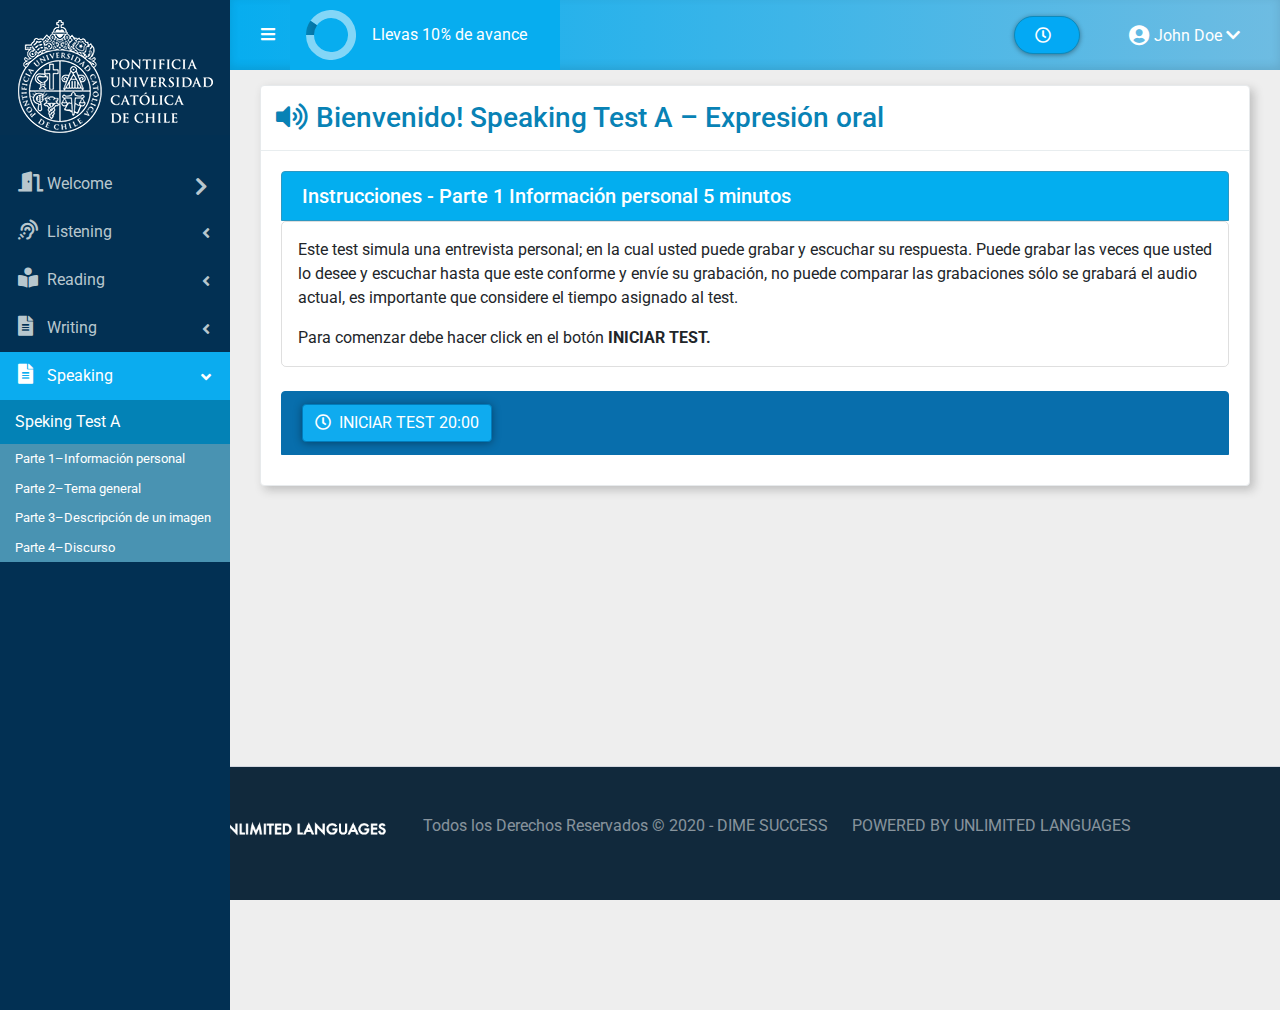
<file: speking-test-a-parte-1-informacion-personal.html>
<!DOCTYPE html>
<html>
  <head>
    <meta charset="utf-8">
    <meta http-equiv="X-UA-Compatible" content="IE=edge">
    <title>DIME SUCCESS</title>
    <meta content="width=device-width, initial-scale=1, maximum-scale=1, user-scalable=no" name="viewport">
    <link rel="apple-touch-icon" sizes="57x57" href="favicon/apple-icon-57x57.png">
    <link rel="apple-touch-icon" sizes="60x60" href="favicon/apple-icon-60x60.png">
    <link rel="apple-touch-icon" sizes="72x72" href="favicon/apple-icon-72x72.png">
    <link rel="apple-touch-icon" sizes="76x76" href="favicon/apple-icon-76x76.png">
    <link rel="apple-touch-icon" sizes="114x114" href="favicon/apple-icon-114x114.png">
    <link rel="apple-touch-icon" sizes="120x120" href="favicon/apple-icon-120x120.png">
    <link rel="apple-touch-icon" sizes="144x144" href="favicon/apple-icon-144x144.png">
    <link rel="apple-touch-icon" sizes="152x152" href="favicon/apple-icon-152x152.png">
    <link rel="apple-touch-icon" sizes="180x180" href="/apple-icon-180x180.png">
    <link rel="icon" type="image/png" sizes="192x192"  href="favicon/android-icon-192x192.png">
    <link rel="icon" type="image/png" sizes="32x32" href="favicon/favicon-32x32.png">
    <link rel="icon" type="image/png" sizes="96x96" href="favicon/favicon-96x96.png">
    <link rel="icon" type="image/png" sizes="16x16" href="favicon/favicon-16x16.png">
    <link rel="manifest" href="/manifest.json">
    <meta name="msapplication-TileColor" content="#ffffff">
    <meta name="msapplication-TileImage" content="favicon/ms-icon-144x144.png">
    <meta name="theme-color" content="#ffffff">

    <link rel="stylesheet" href="assets/bootstrap/bootstrap.css">
    <link rel="stylesheet" href="css/style.css?ver=44">
    <link rel="stylesheet" href="css/iconos.css">
    <link rel="stylesheet" href="assets/fontawesome/css/fontawesome-all.css">

    <!-- HTML5 Shim and Respond.js IE8 support of HTML5 elements and media queries -->
    <!-- WARNING: Respond.js doesn't work if you view the page via file:// -->
    <!--[if lt IE 9]>
    <script src="https://oss.maxcdn.com/html5shiv/3.7.3/html5shiv.min.js"></script>
    <script src="https://oss.maxcdn.com/respond/1.4.2/respond.min.js"></script>
    <![endif]-->
  </head>
  <body class="hold-transition level-skin sidebar-mini">
    <div class="wrapper">
      <header class="main-header">
        <a href="" class="logo">
          <span class="logo-mini"><img src="img/84x112_solo_logo_uc.png" alt="Isotipo" height="30"></span>
          <span class="logo-lg"><img src="img/logo-uc-195-113.png" alt="Logo"></span>
        </a>
        <nav class="navbar navbar-static-top" role="navigation">
          <a href="#" class="sidebar-toggle" data-toggle="offcanvas" role="button">
            <i class="fas fa-bars"></i>
            <span class="sr-only">Toggle navigation</span>
          </a>
          <div class="analist__cumplimiento">
            <div class="single-skillbar">
              <div class="single-skillbar-inner" id="porcentajeAvance">
                <span> Llevas <span class="skill-count-no"></span> de avance</span>
              </div>
            </div>
            
          </div>
          <div class="clock">
            <i class="far fa-clock pr-2"></i>
            <div class="countdown"></div>
          </div>
          
          <ul class="navbar-nav mr-3">
            <li id="login" class="inline-block">
              <a id="login-trigger" href="#"><i class="fas fa-user-circle" aria-hidden="true"></i>
                <span class="sesion d-none d-sm-block">&#32;John Doe &#32;<i class="fas fa-chevron-down arrow"></i></span>
              </a>
              <div id="login-content">
                <ul class="list-group list-group-flush">
                  <li class="list-group-item"><i class="far fa-clock mr-2 colorFontawesome"></i> Tiempo total del Test 2 Hrs </li>
                  <li class="list-group-item"><i class="fas fa-chart-line mr-2 colorFontawesome"></i>Porcentaje de avance</li>
                  <li class="list-group-item">

                    <div class="meter">
                      <span class="contenedorBar" style="width:50%"></span>
                      <p class="porcentaje"></p>
                    </div>

                  </li>
                </ul>
              </div>
            </li>
          </ul>
        </nav>
      </header>
      <aside class="main-sidebar">
        <section class="sidebar">
          <ul class="sidebar-menu">
            <li class="treeview">
              <a href="#">
                <i class="fas fa-door-open"></i>
                <span>Welcome</span>
                <i class="fas fa-chevron-right pull-right"></i>
              </a>
            </li>
            <li class="treeview">
              <a href="#">
                <i class="fas fa-assistive-listening-systems"></i>
                <span>Listening</span>
                <i class="fa fa-angle-left pull-right"></i>
              </a>
              <ul class="treeview-menu">
                <li><span class="bg-test">Listening Test A</span></li>
                <li><a href="#">Parte 1 – Monólogo</a></li>
                <li><a href="#">Parte 2 – Dialogo</a></li>
              </ul>
            </li>
            <li class="treeview">
              <a href="#">
                <i class="fas fa-book-reader"></i>
                <span>Reading</span>
                <i class="fa fa-angle-left pull-right"></i>
              </a>
              <ul class="treeview-menu">
                <li><span class="bg-test">Reading Test A</span></li>
                <li><a href="reading-test-a-parte-1-comprension-lectora.html">Parte 1 – Ciencia</a></li>
                <li><a href="#">Parte 2 – Dialogo</a></li>
              </ul>
            </li>
            <li class="treeview">
              <a href="#">
                <i class="fas fa-file-alt"></i>
                <span>Writing</span>
                <i class="fa fa-angle-left pull-right"></i>
              </a>
              <ul class="treeview-menu">
                <li><span class="bg-test">Writing Test A</span></li>
                <li><a href="#">Parte 1–Escoge la palabra correcta</a></li>
                <li><a href="#">Parte 2–Refrasear</a></li>
                <li><a href="#">Parte 3–Escribir e-mail</a></li>
                <li><a href="#">Parte 4–Contestar una invitación</a></li>
              </ul>
            </li>
            <li class="treeview active">
              <a href="#">
                <i class="fas fa-file-alt"></i>
                <span>Speaking</span>
                <i class="fa fa-angle-left pull-right"></i>
              </a>
              <ul class="treeview-menu">
                <li><span class="bg-test">Speking Test A</span></li>
                <li><a href="#">Parte 1–Información personal</a></li>
                <li><a href="#">Parte 2–Tema general</a></li>
                <li><a href="#">Parte 3–Descripción de un imagen</a></li>
                <li><a href="#">Parte 4–Discurso</a></li>
              </ul>
            </li>
          </ul>
          </section><!-- /.sidebar -->
        </aside>
        <div class="content-wrapper">
          <section class="content">
            <div class="col-lg-12 marginMobile">
            <form method="post" action="">
              <!-- Inicio  widgets-container-->
              <div class="widgets-container">
                <!-- Inicio titulo Test -->
                <div class="box-header">
                  <h3 class="box-title"><i class="fas fa-volume-up d-none d-sm-inline-block mr-2"></i>Bienvenido! Speaking Test A – Expresión oral</h3>

                </div>
                <!-- Cierre titulo Test -->
                <div class="clearfix"></div>

                <!-- Inicio tabla contenedora -->
                <div id="table_dap" style="padding: 20px;">
                  <!-- Inicio tabla-responsive -->
                  <div class="table-responsive">
                    
                    <ul class="list-group mb-4">
                      <li class="list-group-item active h5 m-0">Instrucciones - Parte 1 Información personal 5 minutos</li>
                      <div class="bordeContent px-3 pt-3">
                        <p>Este test simula una entrevista personal; en la cual usted puede grabar y escuchar su respuesta. Puede grabar las veces que usted lo desee y escuchar hasta que este conforme y envíe su grabación, no puede comparar las grabaciones sólo se grabará el audio actual, es importante que considere el tiempo asignado al test.</p>

                        <p>Para comenzar debe hacer click en el botón <INICIAR class="font-weight-bold text-uppercase">INICIAR TEST.</span></p>
                      </div>
               
      
                    </ul>
                    
                    <!-- Inicio lista test -->
                    <ul class="list-group">

                      <li class="list-group-item test active m-0">

                        <div class="instructions">

                          <a class="btn btn-primary text-uppercase iniciarTest mr-3">
                            <i class="far fa-clock pr-2"></i>Iniciar test&#32;<span id="countdown">20:00</span>
                          </a>

                          <a class="btn btn-primary text-uppercase hideButton mb-3 mb-md-0" data-toggle="modal" data-target="#infoModal-testInfoPer-01">
                            <i class="fas fa-info-circle pr-2"></i>Ver instrucciones
                          </a>

                        </div>
                      </li>
                      <div class="bordeContentGradient px-3 pt-3" id="testInfoPer-01">
                        <!-- Inicio Panel -->
                        <div class="contenedor">
                          <div class="scrollbarSpeking" id="style-8">

                            <div class="force-overflow">

                              <div class="contentSpeking borderLeft my-4">
                                <p>Hola, soy (John).  Vamos a comenzar con una serie de preguntas.  Por favor intente contestar mis preguntas con frases completas, no solo con una palabra o dos.  </p>
                              </div>

                              <div class="contentSpeking borderRight">
                                <p>¿Cuál es su nombre?</p>
                              </div>

                              <div class="contentPlayerSpeking">

                                   <button class="btn btn-secondary btn-lg text-uppercase mr-0 mr-md-4  px-3" id="btn-start-recording"><i class="fas fa-microphone-alt mr-2"></i>Iniciar grabación</button>
                                  <!-- Inicio Audio -->
                                  <div class="contentAudio">
                                      <div class="audio-player">
                                        <div class="timeline">
                                          <div class="progress"></div>
                                        </div>
                                        <div class="controls">
                                          <div class="play-container">
                                            <div class="circle">
                                                <div class="toggle-play play">
                                            </div>
                                            </div>
                                          
                                          </div>
                                          <div class="time">
                                            <div class="current">0:00</div>
                                            <div class="divider">/</div>
                                            <div class="length"></div>
                                          </div>
                                        <!--   <div class="name">Music Song</div> -->
                                          <div class="volume-container">
                                            <div class="volume-button">
                                              <div class="volume icono-volumeMedium"></div>
                                            </div>
                                            
                                            <div class="volume-slider">
                                              <div class="volume-percentage"></div>
                                            </div>
                                          </div>
                                        </div>
                                      </div>
                                  </div>
                                  <!-- Cierre de Audio -->
                              </div>

                              <div class="contentSendSpeking">

                                  <button class="btn btn-primary text-uppercase iniciarTest mr-0 mr-md-4" id="btn-start-recording"><i class="fas fa-paper-plane pr-2" aria-hidden="true"></i>Enviar grabación</button>

                                  <button class="btn btn-primary text-uppercase iniciarTest" id="btn-start-recording"><i class="fas fa-step-forward" aria-hidden="true"></i>Saltar pregunta</button>



                              </div>

                            </div>
                          </div>
                          
                        </div>
                        <!-- Cierre Panel -->
                      </div>
                    </ul>
                    <!-- Cierre lista test -->
                    
                  </div>

                </div>

              </div>
              
              <!-- Cierre  widgets-container -->
              
              <!-- Inicio enviarPreguntas -->
              <div class="enviarPreguntas hideButton">
                <button type="submit" class="btn btn-primary text-uppercase iniciarTest mr-3 py-3">
                <i class="fas fa-paper-plane pr-2"></i>Enviar correo
                </button>
                <button type="submit" class="btn btn-primary text-uppercase py-3" data-toggle="modal" data-target="#infoModal" disabled>
                <i class="fas fa-step-forward pr-2"></i>Siguiente test
                </button>
              </div>
              <!-- Cierre enviarPreguntas -->
            </form>

            </div>
            <div class="clearfix"></div>
            </section><!-- /cierra section.content -->
            </div><!-- /cierra.content-wrapper -->
  

            <!-- Inicio Modal Instrucciones-->
            <div class="modal fade" id="infoModal-testInfoPer-01" tabindex="-1" role="dialog" aria-labelledby="exampleModalCenterTitle" aria-hidden="true">
              <div class="modal-dialog modal-lg" role="document">
                <div class="modal-content">
                  <div class="modal-header backgroundCeleste">
                    <h5 class="modal-title text-white" id="exampleModalLongTitle">Instrucciones - Parte 1 Información personal 5 minutos</h5>
                    <button type="button" class="close text-white" data-dismiss="modal" aria-label="Close">
                    <span aria-hidden="true">&times;</span>
                    </button>
                  </div>
                  <div class="buttonMoreLess px-3">
                    <button id="down" class="agrandar mr-3">-A</button><button id="up" class="agrandar">+A</button>
                  </div>
                  <div class="modal-body">
                    <p class="agrandarTexto">Este test simula una entrevista personal; en la cual usted puede grabar y escuchar su respuesta. Puede grabar las veces que usted lo desee y escuchar hasta que este conforme y envíe su grabación, no puede comparar las grabaciones sólo se grabará el audio actual, es importante que considere el tiempo asignado al test.</p>
                    <p class="agrandarTexto">Para comenzar debe hacer click en el botón <INICIAR class="font-weight-bold text-uppercase">INICIAR TEST.</span></p>
                  </div>
                </div>
              </div>
            </div>
            <!-- Cierre Modal Instrucciones-->

                     <!-- Inicio footer -->
            <footer class="main-footer">
            
             
                      <a href="#" target="_blank">
                        <img class="img-fluid mr-4" src="img/powered_by_blanco.png" width="250" alt="Power By">
                      </a>
                      <p class="img-fluid mr-4 text-foot">Todos los Derechos Reservados © 2020 - DIME SUCCESS</p>
                      <p class="text-uppercase text-foot">Powered by UNLIMITED LANGUAGES</p>

             
            </footer>
            <!-- Cierre footer -->

            
            </div>
            <!-- ./wrapper -->




            <script src="js/jquery-3.5.1.min.js"></script>
            <script src="js/popper.min.js"></script>
            <script src="js/bootstrap.min.js"></script>

            <script src="js/circle-progress.min.js?ver=2"></script>
            <script src="js/moment.min.js"></script>
            <script src="js/countdown.min.js"></script>

            <script src="js/bootstrap-select.min.js"></script>
            <script src="js/app.js?ver=8"></script>
            <script src="js/player-script.js"></script>
            
            
          </body>
        </html>
</file>
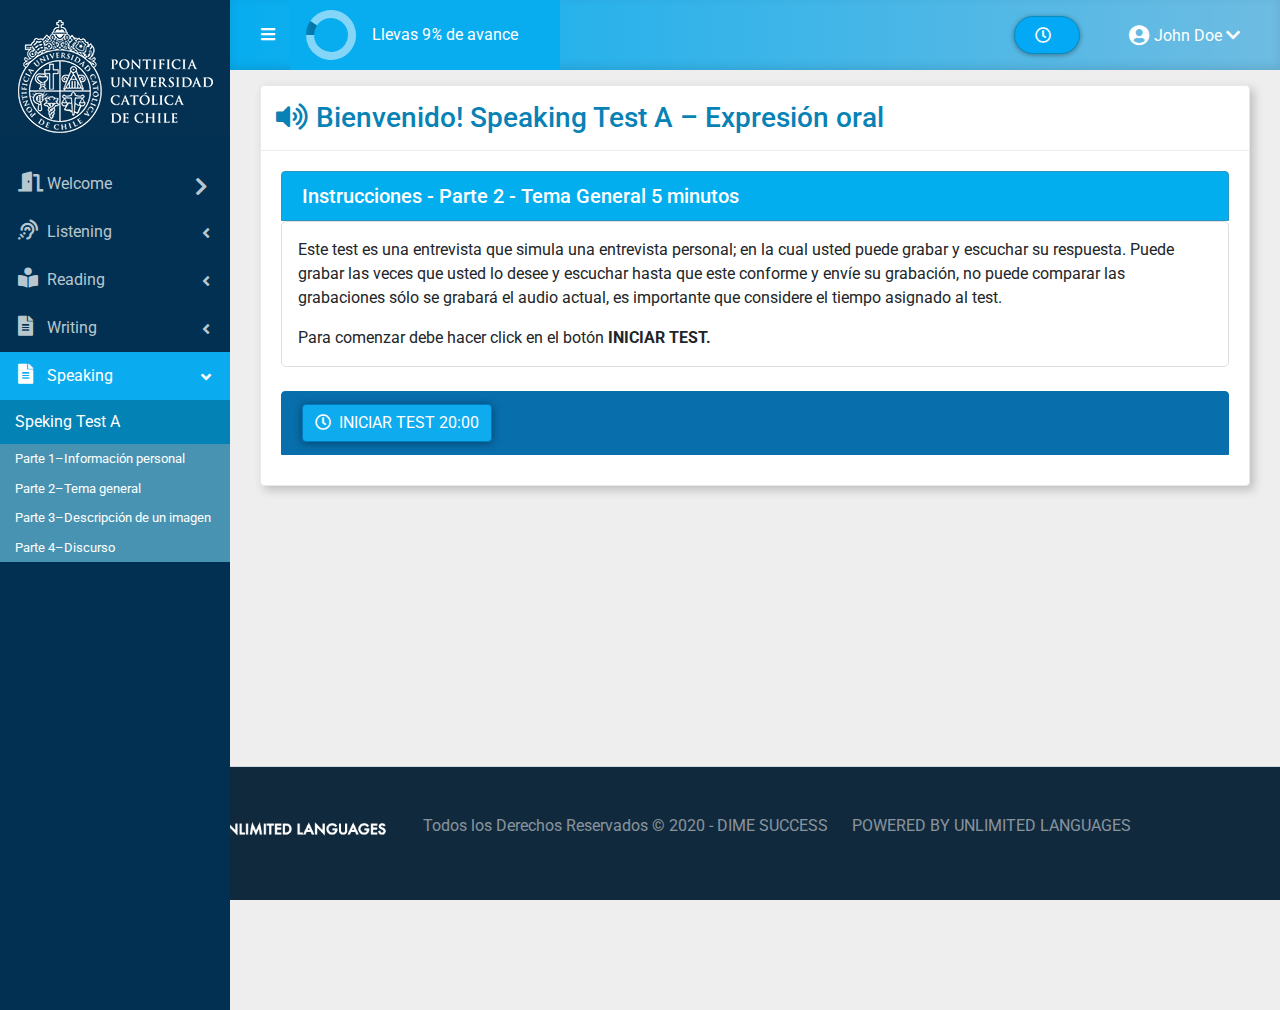
<file: speking-test-a-parte-2-tema-general.html>
<!DOCTYPE html>
<html>
  <head>
    <meta charset="utf-8">
    <meta http-equiv="X-UA-Compatible" content="IE=edge">
    <title>DIME SUCCESS</title>
    <meta content="width=device-width, initial-scale=1, maximum-scale=1, user-scalable=no" name="viewport">
    <link rel="apple-touch-icon" sizes="57x57" href="favicon/apple-icon-57x57.png">
    <link rel="apple-touch-icon" sizes="60x60" href="favicon/apple-icon-60x60.png">
    <link rel="apple-touch-icon" sizes="72x72" href="favicon/apple-icon-72x72.png">
    <link rel="apple-touch-icon" sizes="76x76" href="favicon/apple-icon-76x76.png">
    <link rel="apple-touch-icon" sizes="114x114" href="favicon/apple-icon-114x114.png">
    <link rel="apple-touch-icon" sizes="120x120" href="favicon/apple-icon-120x120.png">
    <link rel="apple-touch-icon" sizes="144x144" href="favicon/apple-icon-144x144.png">
    <link rel="apple-touch-icon" sizes="152x152" href="favicon/apple-icon-152x152.png">
    <link rel="apple-touch-icon" sizes="180x180" href="/apple-icon-180x180.png">
    <link rel="icon" type="image/png" sizes="192x192"  href="favicon/android-icon-192x192.png">
    <link rel="icon" type="image/png" sizes="32x32" href="favicon/favicon-32x32.png">
    <link rel="icon" type="image/png" sizes="96x96" href="favicon/favicon-96x96.png">
    <link rel="icon" type="image/png" sizes="16x16" href="favicon/favicon-16x16.png">
    <link rel="manifest" href="/manifest.json">
    <meta name="msapplication-TileColor" content="#ffffff">
    <meta name="msapplication-TileImage" content="favicon/ms-icon-144x144.png">
    <meta name="theme-color" content="#ffffff">

    <link rel="stylesheet" href="assets/bootstrap/bootstrap.css">
    <link rel="stylesheet" href="css/style.css?ver=44">
    <link rel="stylesheet" href="css/iconos.css">
    <link rel="stylesheet" href="assets/fontawesome/css/fontawesome-all.css">


    <!-- HTML5 Shim and Respond.js IE8 support of HTML5 elements and media queries -->
    <!-- WARNING: Respond.js doesn't work if you view the page via file:// -->
    <!--[if lt IE 9]>
    <script src="https://oss.maxcdn.com/html5shiv/3.7.3/html5shiv.min.js"></script>
    <script src="https://oss.maxcdn.com/respond/1.4.2/respond.min.js"></script>
    <![endif]-->

  </head>
  <body class="hold-transition level-skin sidebar-mini">
    <div class="wrapper">
      <header class="main-header">
        <a href="" class="logo">
          <span class="logo-mini"><img src="img/84x112_solo_logo_uc.png" alt="Isotipo" height="30"></span>
          <span class="logo-lg"><img src="img/logo-uc-195-113.png" alt="Logo"></span>
        </a>
        <nav class="navbar navbar-static-top" role="navigation">
          <a href="#" class="sidebar-toggle" data-toggle="offcanvas" role="button">
            <i class="fas fa-bars"></i>
            <span class="sr-only">Toggle navigation</span>
          </a>
          <div class="analist__cumplimiento">
            <div class="single-skillbar">
              <div class="single-skillbar-inner" id="porcentajeAvance">
                <span> Llevas <span class="skill-count-no"></span> de avance</span>
              </div>
            </div>
            
          </div>
          <div class="clock">
            <i class="far fa-clock pr-2"></i>
            <div class="countdown"></div>
          </div>
          
          <ul class="navbar-nav mr-3">
            <li id="login" class="inline-block">
              <a id="login-trigger" href="#"><i class="fas fa-user-circle" aria-hidden="true"></i>
                <span class="sesion d-none d-sm-block">&#32;John Doe &#32;<i class="fas fa-chevron-down arrow"></i></span>
              </a>
              <div id="login-content">
                <ul class="list-group list-group-flush">
                  <li class="list-group-item"><i class="far fa-clock mr-2 colorFontawesome"></i> Tiempo total del Test 2 Hrs </li>
                  <li class="list-group-item"><i class="fas fa-chart-line mr-2 colorFontawesome"></i>Porcentaje de avance</li>
                  <li class="list-group-item">

                    <div class="meter">
                      <span class="contenedorBar" style="width:50%"></span>
                      <p class="porcentaje"></p>
                    </div>

                  </li>
                </ul>
              </div>
            </li>
          </ul>
        </nav>
      </header>
      <aside class="main-sidebar">
        <section class="sidebar">
          <ul class="sidebar-menu">
            <li class="treeview">
              <a href="#">
                <i class="fas fa-door-open"></i>
                <span>Welcome</span>
                <i class="fas fa-chevron-right pull-right"></i>
              </a>
            </li>
            <li class="treeview">
              <a href="#">
                <i class="fas fa-assistive-listening-systems"></i>
                <span>Listening</span>
                <i class="fa fa-angle-left pull-right"></i>
              </a>
              <ul class="treeview-menu">
                <li><span class="bg-test">Listening Test A</span></li>
                <li><a href="#">Parte 1 – Monólogo</a></li>
                <li><a href="#">Parte 2 – Dialogo</a></li>
              </ul>
            </li>
            <li class="treeview">
              <a href="#">
                <i class="fas fa-book-reader"></i>
                <span>Reading</span>
                <i class="fa fa-angle-left pull-right"></i>
              </a>
              <ul class="treeview-menu">
                <li><span class="bg-test">Reading Test A</span></li>
                <li><a href="reading-test-a-parte-1-comprension-lectora.html">Parte 1 – Ciencia</a></li>
                <li><a href="#">Parte 2 – Dialogo</a></li>
              </ul>
            </li>
            <li class="treeview">
              <a href="#">
                <i class="fas fa-file-alt"></i>
                <span>Writing</span>
                <i class="fa fa-angle-left pull-right"></i>
              </a>
              <ul class="treeview-menu">
                <li><span class="bg-test">Writing Test A</span></li>
                <li><a href="#">Parte 1–Escoge la palabra correcta</a></li>
                <li><a href="#">Parte 2–Refrasear</a></li>
                <li><a href="#">Parte 3–Escribir e-mail</a></li>
                <li><a href="#">Parte 4–Contestar una invitación</a></li>
              </ul>
            </li>
            <li class="treeview active">
              <a href="#">
                <i class="fas fa-file-alt"></i>
                <span>Speaking</span>
                <i class="fa fa-angle-left pull-right"></i>
              </a>
              <ul class="treeview-menu">
                <li><span class="bg-test">Speking Test A</span></li>
                <li><a href="#">Parte 1–Información personal</a></li>
                <li><a href="#">Parte 2–Tema general</a></li>
                <li><a href="#">Parte 3–Descripción de un imagen</a></li>
                <li><a href="#">Parte 4–Discurso</a></li>
              </ul>
            </li>
          </ul>
          </section><!-- /.sidebar -->
        </aside>
        <div class="content-wrapper">
          <section class="content">
            <div class="col-lg-12 marginMobile">
            <form method="post" action="">
              <!-- Inicio  widgets-container-->
              <div class="widgets-container">
                <!-- Inicio titulo Test -->
                <div class="box-header">
                  <h3 class="box-title"><i class="fas fa-volume-up d-none d-sm-inline-block mr-2"></i>Bienvenido! Speaking Test A – Expresión oral</h3>

                </div>
                <!-- Cierre titulo Test -->
                <div class="clearfix"></div>

                <!-- Inicio tabla contenedora -->
                <div id="table_dap">
                  <!-- Inicio tabla-responsive -->
                  <div class="table-responsive">
                    
                    <ul class="list-group mb-4">
                      <li class="list-group-item active h5 m-0">Instrucciones - Parte 2 - Tema General 5 minutos</li>
                      <div class="bordeContent px-3 pt-3">
                        <p>Este test es una entrevista que simula una entrevista personal; en la cual usted puede grabar y escuchar su respuesta. Puede grabar las veces que usted lo desee y escuchar hasta que este conforme y envíe su grabación, no puede comparar las grabaciones sólo se grabará el audio actual, es importante que considere el tiempo asignado al test.</p>

                        <p>Para comenzar debe hacer click en el botón <span class="font-weight-bold text-uppercase">INICIAR TEST.</span></p>
                      </div>
               
      
                    </ul>
                    
                    <!-- Inicio lista test -->
                    <ul class="list-group">

                      <li class="list-group-item test active m-0">

                        <div class="instructions">

                          <a class="btn btn-primary text-uppercase iniciarTest mr-3">
                            <i class="far fa-clock pr-2"></i>Iniciar test&#32;<span id="countdown">20:00</span>
                          </a>

                          <a class="btn btn-primary text-uppercase hideButton mb-3 mb-md-0" data-toggle="modal" data-target="#infoModal-testInfoPer-01">
                            <i class="fas fa-info-circle pr-2"></i>Ver instrucciones
                          </a>
                        </div>
                  
                      </li>
                      <div class="bordeContentGradient px-3 pt-3" id="testInfoPer-01">
                        <!-- Inicio Panel -->
                        <div class="contenedor">
                          <div class="scrollbarSpeking" id="style-8">

                            <div class="force-overflow">
                              <h4 class="titleTema">TEMA FAMILIA</h4>
                              <div class="contentSpeking borderLeft my-4">
                                <p>¿Me puede contar de una vez que su familia celebró un cumpleaños?  ¿De 	quién era el cumpleaños?  ¿Cómo celebraron? </p>
                              </div>

                

                              <div class="contentPlayerSpeking">

                                   <button class="btn btn-secondary btn-lg text-uppercase mr-0 mr-md-4  px-3" id="btn-start-recording"><i class="fas fa-microphone-alt mr-2"></i>Iniciar grabación</button>
                                  <!-- Inicio Audio -->
                                  <div class="contentAudio">
                                      <div class="audio-player">
                                        <div class="timeline">
                                          <div class="progress"></div>
                                        </div>
                                        <div class="controls">
                                          <div class="play-container">
                                            <div class="circle">
                                                <div class="toggle-play play">
                                            </div>
                                            </div>
                                          
                                          </div>
                                          <div class="time">
                                            <div class="current">0:00</div>
                                            <div class="divider">/</div>
                                            <div class="length"></div>
                                          </div>
                                        <!--   <div class="name">Music Song</div> -->
                                          <div class="volume-container">
                                            <div class="volume-button">
                                              <div class="volume icono-volumeMedium"></div>
                                            </div>
                                            
                                            <div class="volume-slider">
                                              <div class="volume-percentage"></div>
                                            </div>
                                          </div>
                                        </div>
                                      </div>
                                  </div>
                                  <!-- Cierre de Audio -->
                              </div>

                              <div class="contentSendSpeking">
                                  <button class="btn btn-primary text-uppercase iniciarTest mr-0 mr-md-4" id="btn-start-recording"><i class="fas fa-paper-plane pr-2" aria-hidden="true"></i>Enviar grabación</button>

                                  <button class="btn btn-primary text-uppercase iniciarTest" id="btn-start-recording"><i class="fas fa-step-forward pr-2" aria-hidden="true"></i>Saltar pregunta</button>
                              </div>

                              <div class="contentSpeking borderRight">
                                <p>Por favor cuéntame de sus hermanos y hermanas, o de los miembros de su 	familia inmediata.</p>
                              </div>

                              <div class="contentPlayerSpeking">

                                <button class="btn btn-secondary btn-lg text-uppercase mr-0 mr-md-4  px-3" id="btn-start-recording"><i class="fas fa-microphone-alt mr-2"></i>Iniciar grabación</button>
                               <!-- Inicio Audio -->
                               <div class="contentAudio">
                                   <div class="audio-player">
                                     <div class="timeline">
                                       <div class="progress"></div>
                                     </div>
                                     <div class="controls">
                                       <div class="play-container">
                                         <div class="circle">
                                             <div class="toggle-play play">
                                         </div>
                                         </div>
                                       
                                       </div>
                                       <div class="time">
                                         <div class="current">0:00</div>
                                         <div class="divider">/</div>
                                         <div class="length"></div>
                                       </div>
                                     <!--   <div class="name">Music Song</div> -->
                                       <div class="volume-container">
                                         <div class="volume-button">
                                           <div class="volume icono-volumeMedium"></div>
                                         </div>
                                         
                                         <div class="volume-slider">
                                           <div class="volume-percentage"></div>
                                         </div>
                                       </div>
                                     </div>
                                   </div>
                               </div>
                               <!-- Cierre de Audio -->
                           </div>
                           <div class="contentSendSpeking">
                            <button class="btn btn-primary text-uppercase iniciarTest mr-0 mr-md-4" id="btn-start-recording"><i class="fas fa-paper-plane pr-2" aria-hidden="true"></i>Enviar grabación</button>

                            <button class="btn btn-primary text-uppercase iniciarTest" id="btn-start-recording"><i class="fas fa-step-forward pr-2" aria-hidden="true"></i>Saltar pregunta</button>
                           </div>

                            </div>
                          </div>
                          
                        </div>
                        <!-- Cierre Panel -->
                      </div>
                    </ul>
                    <!-- Cierre lista test -->
                    
                  </div>

                </div>

              </div>
              
              <!-- Cierre  widgets-container -->
              
              <!-- Inicio enviarPreguntas -->
              <div class="enviarPreguntas hideButton">
                <button type="submit" class="btn btn-primary text-uppercase iniciarTest mr-3 py-3">
                <i class="fas fa-paper-plane pr-2"></i>Enviar correo
                </button>
                <button type="submit" class="btn btn-primary text-uppercase py-3" data-toggle="modal" data-target="#infoModal" disabled>
                <i class="fas fa-step-forward pr-2"></i>Siguiente test
                </button>
              </div>
              <!-- Cierre enviarPreguntas -->
            </form>

            </div>
            <div class="clearfix"></div>
            </section><!-- /cierra section.content -->
            </div><!-- /cierra.content-wrapper -->
  

            <!-- Inicio Modal Instrucciones-->
            <div class="modal fade" id="infoModal-testInfoPer-01" tabindex="-1" role="dialog" aria-labelledby="exampleModalCenterTitle" aria-hidden="true">
              <div class="modal-dialog modal-lg" role="document">
                <div class="modal-content">
                  <div class="modal-header backgroundCeleste">
                    <h5 class="modal-title text-white" id="exampleModalLongTitle">Instrucciones - Parte 2 - Tema General 5 minutos</h5>
                    <button type="button" class="close text-white" data-dismiss="modal" aria-label="Close">
                    <span aria-hidden="true">&times;</span>
                    </button>
                  </div>
                  <div class="buttonMoreLess px-3">
                    <button id="down" class="agrandar mr-3">-A</button><button id="up" class="agrandar">+A</button>
                  </div>
                  <div class="modal-body">
                    <p class="agrandarTexto">Este test es una entrevista que simula una entrevista personal; en la cual usted puede grabar y escuchar su respuesta. Puede grabar las veces que usted lo desee y escuchar hasta que este conforme y envíe su grabación, no puede comparar las grabaciones sólo se grabará el audio actual, es importante que considere el tiempo asignado al test.</p>
                    <p class="agrandarTexto">Para comenzar debe hacer click en el botón <span class="font-weight-bold text-uppercase">INICIAR TEST.</span></p>
                  </div>
                </div>
              </div>
            </div>
            <!-- Cierre Modal Instrucciones-->

                     <!-- Inicio footer -->
            <footer class="main-footer">
            
             
                      <a href="#" target="_blank">
                        <img class="img-fluid mr-4" src="img/powered_by_blanco.png" width="250" alt="Power By">
                      </a>
                      <p class="img-fluid mr-4 text-foot">Todos los Derechos Reservados © 2020 - DIME SUCCESS</p>
                      <p class="text-uppercase text-foot">Powered by UNLIMITED LANGUAGES</p>

             
            </footer>
            <!-- Cierre footer -->

            
            </div>
            <!-- ./wrapper -->



            <script src="js/jquery-3.5.1.min.js"></script>
            <script src="js/popper.min.js"></script>
            <script src="js/bootstrap.min.js"></script>

            <script src="js/circle-progress.min.js?ver=2"></script>
            <script src="js/moment.min.js"></script>
            <script src="js/countdown.min.js"></script>

            <script src="js/bootstrap-select.min.js"></script>
            <script src="js/app.js?ver=8"></script>
            <script src="js/player-script.js"></script>
            
          </body>
        </html>
</file>
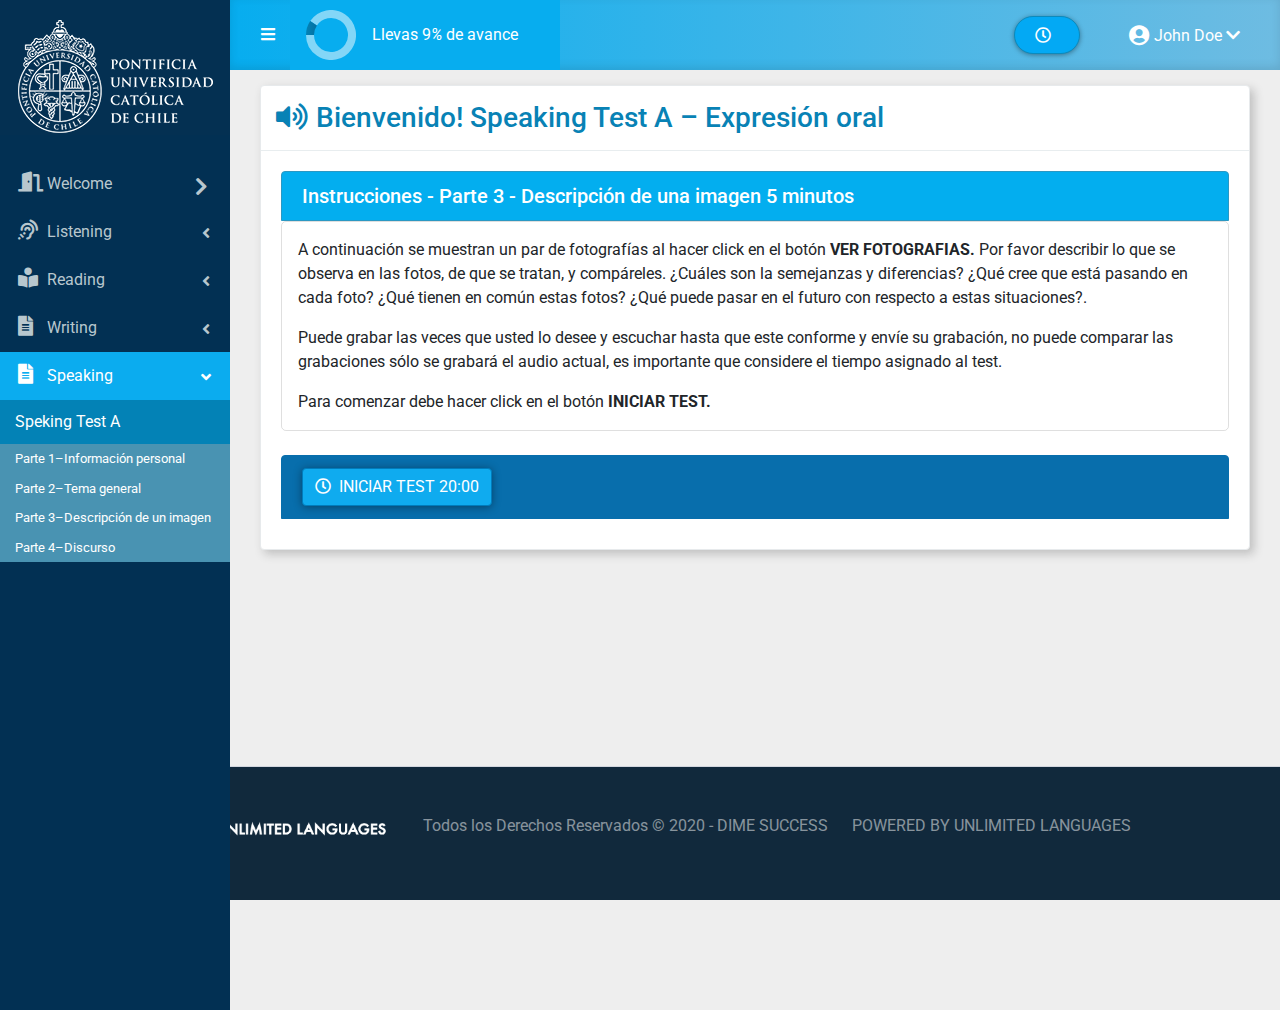
<file: speking-test-a-parte-3-descripcion-imagen.html>
<!DOCTYPE html>
<html>
  <head>
    <meta charset="utf-8">
    <meta http-equiv="X-UA-Compatible" content="IE=edge">
    <title>DIME SUCCESS</title>
    <meta content="width=device-width, initial-scale=1, maximum-scale=1, user-scalable=no" name="viewport">
    <link rel="apple-touch-icon" sizes="57x57" href="favicon/apple-icon-57x57.png">
    <link rel="apple-touch-icon" sizes="60x60" href="favicon/apple-icon-60x60.png">
    <link rel="apple-touch-icon" sizes="72x72" href="favicon/apple-icon-72x72.png">
    <link rel="apple-touch-icon" sizes="76x76" href="favicon/apple-icon-76x76.png">
    <link rel="apple-touch-icon" sizes="114x114" href="favicon/apple-icon-114x114.png">
    <link rel="apple-touch-icon" sizes="120x120" href="favicon/apple-icon-120x120.png">
    <link rel="apple-touch-icon" sizes="144x144" href="favicon/apple-icon-144x144.png">
    <link rel="apple-touch-icon" sizes="152x152" href="favicon/apple-icon-152x152.png">
    <link rel="apple-touch-icon" sizes="180x180" href="/apple-icon-180x180.png">
    <link rel="icon" type="image/png" sizes="192x192"  href="favicon/android-icon-192x192.png">
    <link rel="icon" type="image/png" sizes="32x32" href="favicon/favicon-32x32.png">
    <link rel="icon" type="image/png" sizes="96x96" href="favicon/favicon-96x96.png">
    <link rel="icon" type="image/png" sizes="16x16" href="favicon/favicon-16x16.png">
    <link rel="manifest" href="/manifest.json">
    <meta name="msapplication-TileColor" content="#ffffff">
    <meta name="msapplication-TileImage" content="favicon/ms-icon-144x144.png">
    <meta name="theme-color" content="#ffffff">

    <link rel="stylesheet" href="assets/bootstrap/bootstrap.css">
    <link rel="stylesheet" href="css/style.css?ver=44">
    <link rel="stylesheet" href="css/iconos.css">
    <link rel="stylesheet" href="assets/fontawesome/css/fontawesome-all.css">


    <!-- HTML5 Shim and Respond.js IE8 support of HTML5 elements and media queries -->
    <!-- WARNING: Respond.js doesn't work if you view the page via file:// -->
    <!--[if lt IE 9]>
    <script src="https://oss.maxcdn.com/html5shiv/3.7.3/html5shiv.min.js"></script>
    <script src="https://oss.maxcdn.com/respond/1.4.2/respond.min.js"></script>
    <![endif]-->

  </head>
  <body class="hold-transition level-skin sidebar-mini">
    <div class="wrapper">
      <header class="main-header">
        <a href="" class="logo">
          <span class="logo-mini"><img src="img/84x112_solo_logo_uc.png" alt="Isotipo" height="30"></span>
          <span class="logo-lg"><img src="img/logo-uc-195-113.png" alt="Logo"></span>
        </a>
        <nav class="navbar navbar-static-top" role="navigation">
          <a href="#" class="sidebar-toggle" data-toggle="offcanvas" role="button">
            <i class="fas fa-bars"></i>
            <span class="sr-only">Toggle navigation</span>
          </a>
          <div class="analist__cumplimiento">
            <div class="single-skillbar">
              <div class="single-skillbar-inner" id="porcentajeAvance">
                <span> Llevas <span class="skill-count-no"></span> de avance</span>
              </div>
            </div>
            
          </div>
          <div class="clock">
            <i class="far fa-clock pr-2"></i>
            <div class="countdown"></div>
          </div>
          
          <ul class="navbar-nav mr-3">
            <li id="login" class="inline-block">
              <a id="login-trigger" href="#"><i class="fas fa-user-circle" aria-hidden="true"></i>
                <span class="sesion d-none d-sm-block">&#32;John Doe &#32;<i class="fas fa-chevron-down arrow"></i></span>
              </a>
              <div id="login-content">
                <ul class="list-group list-group-flush">
                  <li class="list-group-item"><i class="far fa-clock mr-2 colorFontawesome"></i> Tiempo total del Test 2 Hrs </li>
                  <li class="list-group-item"><i class="fas fa-chart-line mr-2 colorFontawesome"></i>Porcentaje de avance</li>
                  <li class="list-group-item">

                    <div class="meter">
                      <span class="contenedorBar" style="width:50%"></span>
                      <p class="porcentaje"></p>
                    </div>

                  </li>
                </ul>
              </div>
            </li>
          </ul>
        </nav>
      </header>
      <aside class="main-sidebar">
        <section class="sidebar">
          <ul class="sidebar-menu">
            <li class="treeview">
              <a href="#">
                <i class="fas fa-door-open"></i>
                <span>Welcome</span>
                <i class="fas fa-chevron-right pull-right"></i>
              </a>
            </li>
            <li class="treeview">
              <a href="#">
                <i class="fas fa-assistive-listening-systems"></i>
                <span>Listening</span>
                <i class="fa fa-angle-left pull-right"></i>
              </a>
              <ul class="treeview-menu">
                <li><span class="bg-test">Listening Test A</span></li>
                <li><a href="#">Parte 1 – Monólogo</a></li>
                <li><a href="#">Parte 2 – Dialogo</a></li>
              </ul>
            </li>
            <li class="treeview">
              <a href="#">
                <i class="fas fa-book-reader"></i>
                <span>Reading</span>
                <i class="fa fa-angle-left pull-right"></i>
              </a>
              <ul class="treeview-menu">
                <li><span class="bg-test">Reading Test A</span></li>
                <li><a href="reading-test-a-parte-1-comprension-lectora.html">Parte 1 – Ciencia</a></li>
                <li><a href="#">Parte 2 – Dialogo</a></li>
              </ul>
            </li>
            <li class="treeview">
              <a href="#">
                <i class="fas fa-file-alt"></i>
                <span>Writing</span>
                <i class="fa fa-angle-left pull-right"></i>
              </a>
              <ul class="treeview-menu">
                <li><span class="bg-test">Writing Test A</span></li>
                <li><a href="#">Parte 1–Escoge la palabra correcta</a></li>
                <li><a href="#">Parte 2–Refrasear</a></li>
                <li><a href="#">Parte 3–Escribir e-mail</a></li>
                <li><a href="#">Parte 4–Contestar una invitación</a></li>
              </ul>
            </li>
            <li class="treeview active">
              <a href="#">
                <i class="fas fa-file-alt"></i>
                <span>Speaking</span>
                <i class="fa fa-angle-left pull-right"></i>
              </a>
              <ul class="treeview-menu">
                <li><span class="bg-test">Speking Test A</span></li>
                <li><a href="#">Parte 1–Información personal</a></li>
                <li><a href="#">Parte 2–Tema general</a></li>
                <li><a href="#">Parte 3–Descripción de un imagen</a></li>
                <li><a href="#">Parte 4–Discurso</a></li>
              </ul>
            </li>
          </ul>
          </section><!-- /.sidebar -->
        </aside>
        <div class="content-wrapper">
          <section class="content">
            <div class="col-lg-12 marginMobile">
            <form method="post" action="">
              <!-- Inicio  widgets-container-->
              <div class="widgets-container">
                <!-- Inicio titulo Test -->
                <div class="box-header">
                  <h3 class="box-title"><i class="fas fa-volume-up d-none d-sm-inline-block mr-2"></i>Bienvenido! Speaking Test A – Expresión oral</h3>

                </div>
                <!-- Cierre titulo Test -->
                <div class="clearfix"></div>

                <!-- Inicio tabla contenedora -->
                <div id="table_dap">
                  <!-- Inicio tabla-responsive -->
                  <div class="table-responsive">
                    
                    <ul class="list-group mb-4">
                      <li class="list-group-item active h5 m-0">Instrucciones - Parte 3 - Descripción de una imagen 5 minutos</li>
                      <div class="bordeContent px-3 pt-3">
                        <p>A continuación se muestran un par de fotografías al hacer click  en el botón <span class="font-weight-bold text-uppercase">VER FOTOGRAFIAS.</span>  Por favor describir lo que se observa en las fotos, de que se tratan, y compáreles.  ¿Cuáles son la semejanzas y diferencias?  ¿Qué cree que está pasando en cada foto?  ¿Qué tienen en común estas fotos?  ¿Qué puede pasar en el futuro con respecto a estas situaciones?. </p>

                        <p>Puede grabar las veces que usted lo desee y escuchar hasta que este conforme y envíe su grabación, no puede comparar las grabaciones sólo se grabará el audio actual, es importante que considere el tiempo asignado al test.</p>

                        <p>Para comenzar debe hacer click en el botón <span class="font-weight-bold text-uppercase">INICIAR TEST.</span></p>
                      </div>
               
      
                    </ul>
                    
                    <!-- Inicio lista test -->
                    <ul class="list-group">

                      <li class="list-group-item test active m-0">

                        <div class="instructions">

                          <a class="btn btn-primary text-uppercase iniciarTest mr-0 mr-md-2 mt-4 mt-md-0">
                            <i class="far fa-clock pr-2"></i>Iniciar test&#32;<span id="countdown">20:00</span>
                          </a>

                          <a class="btn btn-primary text-uppercase hideButton mt-4 mt-md-0" data-toggle="modal" data-target="#infoModal-instrucComPicture-01">
                            <i class="fas fa-info-circle pr-2"></i>Ver instrucciones
                          </a>

                        </div>
                  
                        <a class="btn btn-primary text-uppercase hideButton mt-4 mt-md-0" data-toggle="modal" data-target="#infoModal-testComPicture-01">
                            <i class="far fa-images pr-2"></i>Ver fotografias
                        </a>
                        
                      </li>
                      <div class="bordeContentGradient px-3 pt-3" id="testCompPicture">
                        <!-- Inicio Panel -->
                        <div class="contenedor">
                          <h4 class="titleTema">DESCRIBIR FOTOGRAFÍAS</h4>
         
                            <div class="buttonNextQuestion px-3">
                              <button class="questionNext text-uppercase mr-0 mr-md-4  mt-3 mt-md-0 px-3"><i class="fas fa-step-forward mr-2"></i> Saltar pregunta</button>
                              <button class="btn btn-secondary btn-lg text-uppercase mr-0 mr-md-4  mt-3 mt-md-0 px-3" id="btn-start-recording"><i class="fas fa-microphone-alt mr-2"></i>Iniciar grabación</button>
                                      <!-- Inicio Audio -->
                                      <div class="contentAudio">
                                          <div class="audio-player">
                                            <div class="timeline">
                                              <div class="progress"></div>
                                            </div>
                                            <div class="controls">
                                              <div class="play-container">
                                                <div class="circle">
                                                    <div class="toggle-play play">
                                                </div>
                                                </div>
                                              
                                              </div>
                                              <div class="time">
                                                <div class="current">0:00</div>
                                                <div class="divider">/</div>
                                                <div class="length"></div>
                                              </div>
                                            <!--   <div class="name">Music Song</div> -->
                                              <div class="volume-container">
                                                <div class="volume-button">
                                                  <div class="volume icono-volumeMedium"></div>
                                                </div>
                                                
                                                <div class="volume-slider">
                                                  <div class="volume-percentage"></div>
                                                </div>
                                              </div>
                                            </div>
                                          </div>
                                    </div>
                            </div>
                            <div class="force-overflow">
                           
                              <div class="contentPlayerSpeking">

                                <div class="contianer-fluid">
                                  <div class="row">
                                   
                                        <div class="col-12 col-sm-6 col-md-6 col-lg-6">
                                          <img src="img/torero.jpg" alt="Torero" alt="Torero" class="img-fluid rounded mb-4 mb-md-0">
                                        </div>
                                        <div class="col-12 col-sm-6 col-md-6 col-lg-6">
                                          <img src="img/montar-toro.jpg" alt="Montar toro" alt="Montar toro" class="img-fluid rounded">
                                        </div>
                                  </div>
                                  
                          
                                </div>
                             
                     
                                  </div>
                                  <!-- Cierre de Audio -->
                              </div>

                      

                            </div>
                         
                          
                        </div>
                        <!-- Cierre Panel -->
                      </div>
                    </ul>
                    <!-- Cierre lista test -->
                    
                  </div>

                </div>

              </div>
              
              <!-- Cierre  widgets-container -->
              
              <!-- Inicio enviarPreguntas -->
              <div class="enviarPreguntas hideButton">
                <button type="submit" class="btn btn-primary text-uppercase iniciarTest mr-3 py-3">
                <i class="fas fa-paper-plane pr-2"></i>Enviar correo
                </button>
                <button type="submit" class="btn btn-primary text-uppercase py-3" data-toggle="modal" data-target="#infoModal" disabled>
                <i class="fas fa-step-forward pr-2"></i>Siguiente test
                </button>
              </div>
              <!-- Cierre enviarPreguntas -->
            </form>

            </div>
            <div class="clearfix"></div>
            </section><!-- /cierra section.content -->
            </div><!-- /cierra.content-wrapper -->
  

            <!-- Inicio Modal Instrucciones-->
            <div class="modal fade" id="infoModal-instrucComPicture-01" tabindex="-1" role="dialog" aria-labelledby="exampleModalCenterTitle" aria-hidden="true">
              <div class="modal-dialog modal-lg" role="document">
                <div class="modal-content">
                  <div class="modal-header backgroundCeleste">
                    <h5 class="modal-title text-white" id="exampleModalLongTitle">Instrucciones - Parte 3 - Descripción de una imagen 5 minutos</h5>
                    <button type="button" class="close text-white" data-dismiss="modal" aria-label="Close">
                    <span aria-hidden="true">&times;</span>
                    </button>
                  </div>
                  <div class="buttonMoreLess px-3">
                    <button id="down" class="agrandar mr-3">-A</button><button id="up" class="agrandar">+A</button>
                  </div>
                  <div class="modal-body">
                    <p class="agrandarTexto">A continuación se muestran un par de fotografías al hacer click  en el botón <span class="font-weight-bold text-uppercase">VER FOTOGRAFIAS.</span>  Por favor describir lo que se observa en las fotos, de que se tratan, y compáreles.  ¿Cuáles son la semejanzas y diferencias?  ¿Qué cree que está pasando en cada foto?  ¿Qué tienen en común estas fotos?  ¿Qué puede pasar en el futuro con respecto a estas situaciones?.</p>

                    <p class="agrandarTexto">Puede grabar las veces que usted lo desee y escuchar hasta que este conforme y envíe su grabación, no puede comparar las grabaciones sólo se grabará el audio actual, es importante que considere el tiempo asignado al test.</p>

                    <p class="agrandarTexto">Para comenzar debe hacer click en el botón <span class="font-weight-bold text-uppercase">INICIAR TEST.</span></p>

                  </div>
                </div>
              </div>
            </div>
            <!-- Cierre Modal Instrucciones-->

 <!-- Inicio Modal Instrucciones-->
<div class="modal fade" id="infoModal-testComPicture-01" tabindex="-1" role="dialog" aria-labelledby="exampleModalCenterTitle" aria-hidden="true">
  <div class="modal-dialog modal-lg" role="document">
    <div class="modal-content">
      <div class="modal-header backgroundCeleste">
        <h5 class="modal-title text-white" id="exampleModalLongTitle">Comparar fotografias</h5>
        <button type="button" class="close text-white" data-dismiss="modal" aria-label="Close">
        <span aria-hidden="true">&times;</span>
        </button>
      </div>
      <div class="modal-body">
          <div class="container">
            <div class="row">
              <div class="col-12 ol-sm-6 col-md-6 col-lg-6">
                <img src="img/torero.jpg" alt="Torero" alt="Torero" class="img-fluid rounded mb-4 mb-md-0">
              </div>
              <div class="col-12 ol-sm-6 col-md-6 col-lg-6">
                <img src="img/montar-toro.jpg" alt="Montar toro" alt="Montar toro" class="img-fluid rounded">
              </div>
            </div>
          </div>
      </div>
    </div>
  </div>
</div>
<!-- Cierre Modal Instrucciones-->

                     <!-- Inicio footer -->
            <footer class="main-footer">
            
             
                      <a href="#" target="_blank">
                        <img class="img-fluid mr-4" src="img/powered_by_blanco.png" width="250" alt="Power By">
                      </a>
                      <p class="img-fluid mr-4 text-foot">Todos los Derechos Reservados © 2020 - DIME SUCCESS</p>
                      <p class="text-uppercase text-foot">Powered by UNLIMITED LANGUAGES</p>

             
            </footer>
            <!-- Cierre footer -->

            
            </div>
            <!-- ./wrapper -->



            <script src="js/jquery-3.5.1.min.js"></script>
            <script src="js/popper.min.js"></script>
            <script src="js/bootstrap.min.js"></script>

            <script src="js/circle-progress.min.js?ver=2"></script>
            <script src="js/moment.min.js"></script>
            <script src="js/countdown.min.js"></script>

            <script src="js/bootstrap-select.min.js"></script>
            <script src="js/app.js?ver=8"></script>
            <script src="js/player-script.js"></script>
            
          </body>
        </html>
</file>
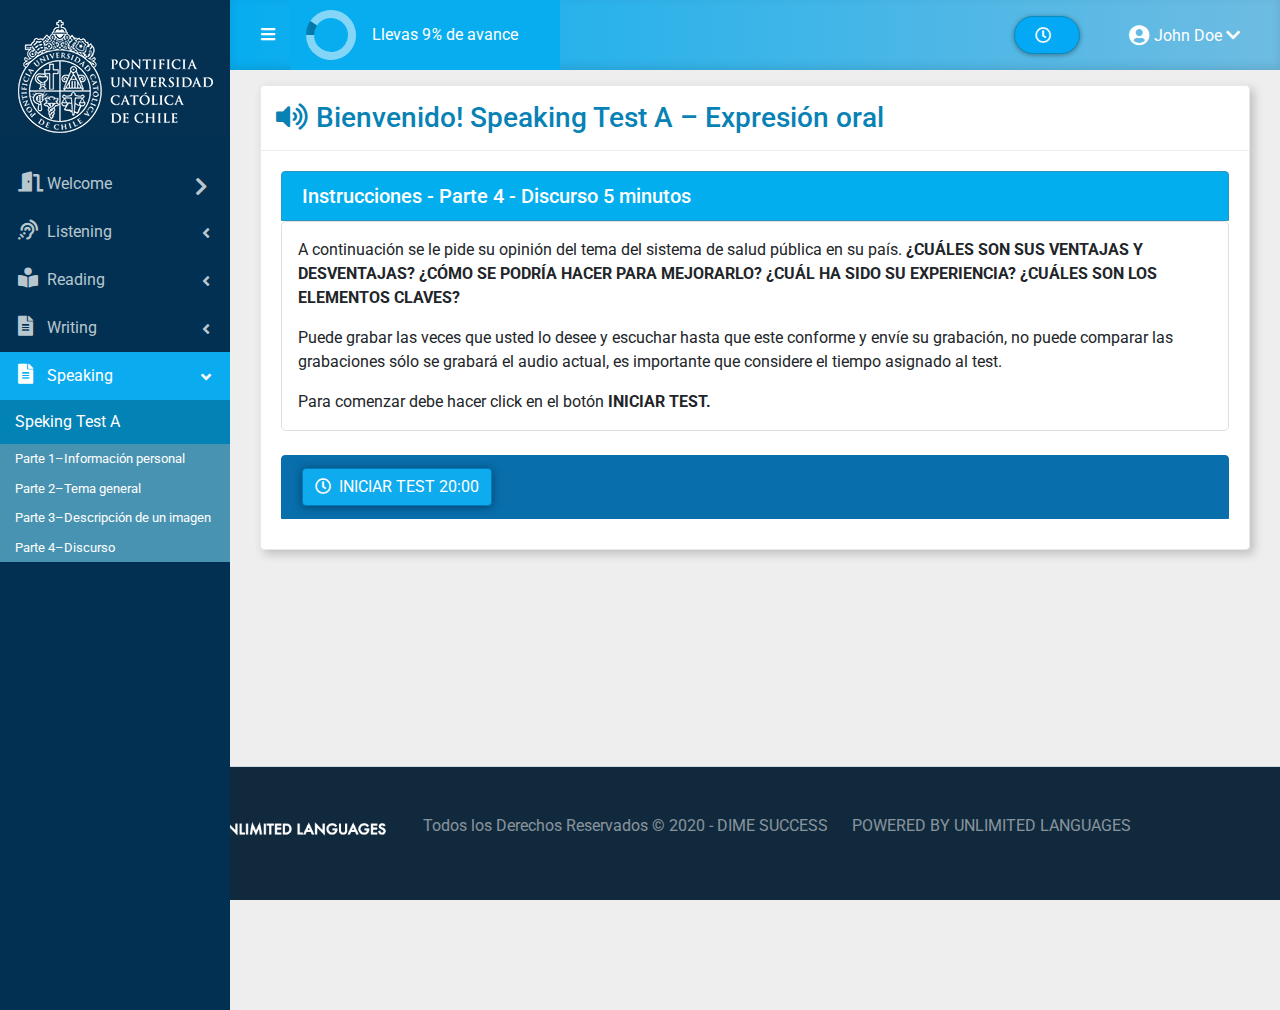
<file: speking-test-a-parte-4-discurso.html>
<!DOCTYPE html>
<html>
  <head>
    <meta charset="utf-8">
    <meta http-equiv="X-UA-Compatible" content="IE=edge">
    <title>DIME SUCCESS</title>
    <meta content="width=device-width, initial-scale=1, maximum-scale=1, user-scalable=no" name="viewport">
    <link rel="apple-touch-icon" sizes="57x57" href="favicon/apple-icon-57x57.png">
    <link rel="apple-touch-icon" sizes="60x60" href="favicon/apple-icon-60x60.png">
    <link rel="apple-touch-icon" sizes="72x72" href="favicon/apple-icon-72x72.png">
    <link rel="apple-touch-icon" sizes="76x76" href="favicon/apple-icon-76x76.png">
    <link rel="apple-touch-icon" sizes="114x114" href="favicon/apple-icon-114x114.png">
    <link rel="apple-touch-icon" sizes="120x120" href="favicon/apple-icon-120x120.png">
    <link rel="apple-touch-icon" sizes="144x144" href="favicon/apple-icon-144x144.png">
    <link rel="apple-touch-icon" sizes="152x152" href="favicon/apple-icon-152x152.png">
    <link rel="apple-touch-icon" sizes="180x180" href="/apple-icon-180x180.png">
    <link rel="icon" type="image/png" sizes="192x192"  href="favicon/android-icon-192x192.png">
    <link rel="icon" type="image/png" sizes="32x32" href="favicon/favicon-32x32.png">
    <link rel="icon" type="image/png" sizes="96x96" href="favicon/favicon-96x96.png">
    <link rel="icon" type="image/png" sizes="16x16" href="favicon/favicon-16x16.png">
    <link rel="manifest" href="/manifest.json">
    <meta name="msapplication-TileColor" content="#ffffff">
    <meta name="msapplication-TileImage" content="favicon/ms-icon-144x144.png">
    <meta name="theme-color" content="#ffffff">

    <link rel="stylesheet" href="assets/bootstrap/bootstrap.css">
    <link rel="stylesheet" href="css/style.css?ver=44">
    <link rel="stylesheet" href="css/iconos.css">
    <link rel="stylesheet" href="assets/fontawesome/css/fontawesome-all.css">

    <!-- HTML5 Shim and Respond.js IE8 support of HTML5 elements and media queries -->
    <!-- WARNING: Respond.js doesn't work if you view the page via file:// -->
    <!--[if lt IE 9]>
    <script src="https://oss.maxcdn.com/html5shiv/3.7.3/html5shiv.min.js"></script>
    <script src="https://oss.maxcdn.com/respond/1.4.2/respond.min.js"></script>
    <![endif]-->
  </head>
  <body class="hold-transition level-skin sidebar-mini">
    <div class="wrapper">
      <header class="main-header">
        <a href="" class="logo">
          <span class="logo-mini"><img src="img/84x112_solo_logo_uc.png" alt="Isotipo" height="30"></span>
          <span class="logo-lg"><img src="img/logo-uc-195-113.png" alt="Logo"></span>
        </a>
        <nav class="navbar navbar-static-top" role="navigation">
          <a href="#" class="sidebar-toggle" data-toggle="offcanvas" role="button">
            <i class="fas fa-bars"></i>
            <span class="sr-only">Toggle navigation</span>
          </a>
          <div class="analist__cumplimiento">
            <div class="single-skillbar">
              <div class="single-skillbar-inner" id="porcentajeAvance">
                <span> Llevas <span class="skill-count-no"></span> de avance</span>
              </div>
            </div>
            
          </div>
          <div class="clock">
            <i class="far fa-clock pr-2"></i>
            <div class="countdown"></div>
          </div>
          
          <ul class="navbar-nav mr-3">
            <li id="login" class="inline-block">
              <a id="login-trigger" href="#"><i class="fas fa-user-circle" aria-hidden="true"></i>
                <span class="sesion d-none d-sm-block">&#32;John Doe &#32;<i class="fas fa-chevron-down arrow"></i></span>
              </a>
              <div id="login-content">
                <ul class="list-group list-group-flush">
                  <li class="list-group-item"><i class="far fa-clock mr-2 colorFontawesome"></i> Tiempo total del Test 2 Hrs </li>
                  <li class="list-group-item"><i class="fas fa-chart-line mr-2 colorFontawesome"></i>Porcentaje de avance</li>
                  <li class="list-group-item">

                    <div class="meter">
                      <span class="contenedorBar" style="width:50%"></span>
                      <p class="porcentaje"></p>
                    </div>

                  </li>
                </ul>
              </div>
            </li>
          </ul>
        </nav>
      </header>
      <aside class="main-sidebar">
        <section class="sidebar">
          <ul class="sidebar-menu">
            <li class="treeview">
              <a href="#">
                <i class="fas fa-door-open"></i>
                <span>Welcome</span>
                <i class="fas fa-chevron-right pull-right"></i>
              </a>
            </li>
            <li class="treeview">
              <a href="#">
                <i class="fas fa-assistive-listening-systems"></i>
                <span>Listening</span>
                <i class="fa fa-angle-left pull-right"></i>
              </a>
              <ul class="treeview-menu">
                <li><span class="bg-test">Listening Test A</span></li>
                <li><a href="#">Parte 1 – Monólogo</a></li>
                <li><a href="#">Parte 2 – Dialogo</a></li>
              </ul>
            </li>
            <li class="treeview">
              <a href="#">
                <i class="fas fa-book-reader"></i>
                <span>Reading</span>
                <i class="fa fa-angle-left pull-right"></i>
              </a>
              <ul class="treeview-menu">
                <li><span class="bg-test">Reading Test A</span></li>
                <li><a href="reading-test-a-parte-1-comprension-lectora.html">Parte 1 – Ciencia</a></li>
                <li><a href="#">Parte 2 – Dialogo</a></li>
              </ul>
            </li>
            <li class="treeview">
              <a href="#">
                <i class="fas fa-file-alt"></i>
                <span>Writing</span>
                <i class="fa fa-angle-left pull-right"></i>
              </a>
              <ul class="treeview-menu">
                <li><span class="bg-test">Writing Test A</span></li>
                <li><a href="#">Parte 1–Escoge la palabra correcta</a></li>
                <li><a href="#">Parte 2–Refrasear</a></li>
                <li><a href="#">Parte 3–Escribir e-mail</a></li>
                <li><a href="#">Parte 4–Contestar una invitación</a></li>
              </ul>
            </li>
            <li class="treeview active">
              <a href="#">
                <i class="fas fa-file-alt"></i>
                <span>Speaking</span>
                <i class="fa fa-angle-left pull-right"></i>
              </a>
              <ul class="treeview-menu">
                <li><span class="bg-test">Speking Test A</span></li>
                <li><a href="#">Parte 1–Información personal</a></li>
                <li><a href="#">Parte 2–Tema general</a></li>
                <li><a href="#">Parte 3–Descripción de un imagen</a></li>
                <li><a href="#">Parte 4–Discurso</a></li>
              </ul>
            </li>
          </ul>
          </section><!-- /.sidebar -->
        </aside>
        <div class="content-wrapper">
          <section class="content">
            <div class="col-lg-12 marginMobile">
            <form method="post" action="">
              <!-- Inicio  widgets-container-->
              <div class="widgets-container">
                <!-- Inicio titulo Test -->
                <div class="box-header">
                  <h3 class="box-title"><i class="fas fa-volume-up d-none d-sm-inline-block mr-2"></i>Bienvenido! Speaking Test A – Expresión oral</h3>

                </div>
                <!-- Cierre titulo Test -->
                <div class="clearfix"></div>

                <!-- Inicio tabla contenedora -->
                <div id="table_dap" style="padding: 20px;">
                  <!-- Inicio tabla-responsive -->
                  <div class="table-responsive">
                    
                    <ul class="list-group mb-4">
                      <li class="list-group-item active h5 m-0">Instrucciones - Parte 4 - Discurso 5 minutos</li>
                      <div class="bordeContent px-3 pt-3">
                        <p>A continuación se le pide su opinión del tema del sistema de salud pública en su país.  <span class="font-weight-bold text-uppercase">¿Cuáles son sus ventajas y desventajas?  ¿Cómo se podría hacer para mejorarlo?  ¿Cuál ha sido su experiencia?  ¿Cuáles son los elementos claves?</span></p>

                        <p>Puede grabar las veces que usted lo desee y escuchar hasta que este conforme y envíe su grabación, no puede comparar las grabaciones sólo se grabará el audio actual, es importante que considere el tiempo asignado al test.</p>

                        <p>Para comenzar debe hacer click en el botón <span class="font-weight-bold text-uppercase">INICIAR TEST.</span></p>
                      </div>
               
      
                    </ul>
                    
                    <!-- Inicio lista test -->
                    <ul class="list-group">

                      <li class="list-group-item test active m-0">

                        <div class="instructions">

                          <a class="btn btn-primary text-uppercase iniciarTest mr-3">
                            <i class="far fa-clock pr-2"></i>Iniciar test&#32;<span id="countdown">20:00</span>
                          </a>

                          <a class="btn btn-primary text-uppercase hideButton mb-3 mb-md-0" data-toggle="modal" data-target="#infoModal-testInfoPer-01">
                            <i class="fas fa-info-circle pr-2"></i>Ver instrucciones
                          </a>

                        </div>
                      </li>
                      <div class="bordeContentGradient px-3 pt-3" id="testInfoPer-01">
                        <!-- Inicio Panel -->
                        <div class="contenedor">
                          <div class="scrollbarSpeking" id="style-8">

                            <div class="force-overflow">

                              <div class="contentSpeking borderLeft my-4">
                                <p>¿Hay un servicio de salud pública?  ¿Por favor explica cómo funciona?</p>
                              </div>

                              <div class="contentPlayerSpeking">

                                   <button class="btn btn-secondary btn-lg text-uppercase mr-0 mr-md-4  px-3" id="btn-start-recording"><i class="fas fa-microphone-alt mr-2"></i>Iniciar grabación</button>
                                  <!-- Inicio Audio -->
                                  <div class="contentAudio">
                                      <div class="audio-player">
                                        <div class="timeline">
                                          <div class="progress"></div>
                                        </div>
                                        <div class="controls">
                                          <div class="play-container">
                                            <div class="circle">
                                                <div class="toggle-play play">
                                            </div>
                                            </div>
                                          
                                          </div>
                                          <div class="time">
                                            <div class="current">0:00</div>
                                            <div class="divider">/</div>
                                            <div class="length"></div>
                                          </div>
                                        <!--   <div class="name">Music Song</div> -->
                                          <div class="volume-container">
                                            <div class="volume-button">
                                              <div class="volume icono-volumeMedium"></div>
                                            </div>
                                            
                                            <div class="volume-slider">
                                              <div class="volume-percentage"></div>
                                            </div>
                                          </div>
                                        </div>
                                      </div>
                                  </div>
                                  <!-- Cierre de Audio -->
                              </div>

                              <div class="contentSendSpeking">

                                  <button class="btn btn-primary text-uppercase iniciarTest mr-0 mr-md-4" id="btn-start-recording"><i class="fas fa-paper-plane pr-2" aria-hidden="true"></i>Enviar grabación</button>

                                  <button class="btn btn-primary text-uppercase iniciarTest" id="btn-start-recording"><i class="fas fa-step-forward" aria-hidden="true"></i>Saltar pregunta</button>



                              </div>

                              <div class="contentSpeking borderLeft my-4">
                                <p>¿Cómo llegan los pacientes al hospital?</p>
                              </div>

                              <div class="contentPlayerSpeking">

                                   <button class="btn btn-secondary btn-lg text-uppercase mr-0 mr-md-4  px-3" id="btn-start-recording"><i class="fas fa-microphone-alt mr-2"></i>Iniciar grabación</button>
                                  <!-- Inicio Audio -->
                                  <div class="contentAudio">
                                      <div class="audio-player">
                                        <div class="timeline">
                                          <div class="progress"></div>
                                        </div>
                                        <div class="controls">
                                          <div class="play-container">
                                            <div class="circle">
                                                <div class="toggle-play play">
                                            </div>
                                            </div>
                                          
                                          </div>
                                          <div class="time">
                                            <div class="current">0:00</div>
                                            <div class="divider">/</div>
                                            <div class="length"></div>
                                          </div>
                                        <!--   <div class="name">Music Song</div> -->
                                          <div class="volume-container">
                                            <div class="volume-button">
                                              <div class="volume icono-volumeMedium"></div>
                                            </div>
                                            
                                            <div class="volume-slider">
                                              <div class="volume-percentage"></div>
                                            </div>
                                          </div>
                                        </div>
                                      </div>
                                  </div>
                                  <!-- Cierre de Audio -->
                              </div>

                              <div class="contentSendSpeking">
                                  <button class="btn btn-primary text-uppercase iniciarTest mr-0 mr-md-4" id="btn-start-recording"><i class="fas fa-paper-plane pr-2" aria-hidden="true"></i>Enviar grabación</button>
                                  <button class="btn btn-primary text-uppercase iniciarTest" id="btn-start-recording"><i class="fas fa-step-forward" aria-hidden="true"></i>Saltar pregunta</button>
                              </div>

                              <div class="contentSpeking borderLeft my-4">
                                <p>¿Cómo se puede mejorar la calidad de salud de los pacientes?</p>
                              </div>

                              <div class="contentPlayerSpeking">

                                   <button class="btn btn-secondary btn-lg text-uppercase mr-0 mr-md-4  px-3" id="btn-start-recording"><i class="fas fa-microphone-alt mr-2"></i>Iniciar grabación</button>
                                  <!-- Inicio Audio -->
                                  <div class="contentAudio">
                                      <div class="audio-player">
                                        <div class="timeline">
                                          <div class="progress"></div>
                                        </div>
                                        <div class="controls">
                                          <div class="play-container">
                                            <div class="circle">
                                                <div class="toggle-play play">
                                            </div>
                                            </div>
                                          
                                          </div>
                                          <div class="time">
                                            <div class="current">0:00</div>
                                            <div class="divider">/</div>
                                            <div class="length"></div>
                                          </div>
                                        <!--   <div class="name">Music Song</div> -->
                                          <div class="volume-container">
                                            <div class="volume-button">
                                              <div class="volume icono-volumeMedium"></div>
                                            </div>
                                            
                                            <div class="volume-slider">
                                              <div class="volume-percentage"></div>
                                            </div>
                                          </div>
                                        </div>
                                      </div>
                                  </div>
                                  <!-- Cierre de Audio -->
                              </div>

                              <div class="contentSendSpeking">
                                  <button class="btn btn-primary text-uppercase iniciarTest mr-0 mr-md-4" id="btn-start-recording"><i class="fas fa-paper-plane pr-2" aria-hidden="true"></i>Enviar grabación</button>
                                  <button class="btn btn-primary text-uppercase iniciarTest" id="btn-start-recording"><i class="fas fa-step-forward" aria-hidden="true"></i>Saltar pregunta</button>
                              </div>                             

                            </div>
                          </div>
                          
                        </div>
                        <!-- Cierre Panel -->
                      </div>
                    </ul>
                    <!-- Cierre lista test -->
                    
                  </div>

                </div>

              </div>
              
              <!-- Cierre  widgets-container -->
              
              <!-- Inicio enviarPreguntas -->
              <div class="enviarPreguntas hideButton">
                <button type="submit" class="btn btn-primary text-uppercase iniciarTest mr-3 py-3">
                <i class="fas fa-paper-plane pr-2"></i>Enviar correo
                </button>
                <button type="submit" class="btn btn-primary text-uppercase py-3" data-toggle="modal" data-target="#infoModal" disabled>
                <i class="fas fa-step-forward pr-2"></i>Siguiente test
                </button>
              </div>
              <!-- Cierre enviarPreguntas -->
            </form>

            </div>
            <div class="clearfix"></div>
            </section><!-- /cierra section.content -->
            </div><!-- /cierra.content-wrapper -->
  

            <!-- Inicio Modal Instrucciones-->
            <div class="modal fade" id="infoModal-testInfoPer-01" tabindex="-1" role="dialog" aria-labelledby="exampleModalCenterTitle" aria-hidden="true">
              <div class="modal-dialog modal-lg" role="document">
                <div class="modal-content">
                  <div class="modal-header backgroundCeleste">
                    <h5 class="modal-title text-white" id="exampleModalLongTitle">Instrucciones - Parte 4 - Discurso 5 minutos</h5>
                    <button type="button" class="close text-white" data-dismiss="modal" aria-label="Close">
                    <span aria-hidden="true">&times;</span>
                    </button>
                  </div>
                  <div class="buttonMoreLess px-3">
                    <button id="down" class="agrandar mr-3">-A</button><button id="up" class="agrandar">+A</button>
                  </div>
                  <div class="modal-body">
                    <p class="agrandarTexto">A continuación se le pide su opinión del tema del sistema de salud pública en su país.  <span class="font-weight-bold text-uppercase">¿Cuáles son sus ventajas y desventajas?  ¿Cómo se podría hacer para mejorarlo?  ¿Cuál ha sido su experiencia?  ¿Cuáles son los elementos claves?</span></p>

                    <p class="agrandarTexto">Puede grabar las veces que usted lo desee y escuchar hasta que este conforme y envíe su grabación, no puede comparar las grabaciones sólo se grabará el audio actual, es importante que considere el tiempo asignado al test.</p>

                    <p class="agrandarTexto">Para comenzar debe hacer click en el botón <span class="font-weight-bold text-uppercase">INICIAR TEST.</span></p>

                  </div>
                </div>
              </div>
            </div>
            <!-- Cierre Modal Instrucciones-->

                     <!-- Inicio footer -->
            <footer class="main-footer">
            
             
                      <a href="#" target="_blank">
                        <img class="img-fluid mr-4" src="img/powered_by_blanco.png" width="250" alt="Power By">
                      </a>
                      <p class="img-fluid mr-4 text-foot">Todos los Derechos Reservados © 2020 - DIME SUCCESS</p>
                      <p class="text-uppercase text-foot">Powered by UNLIMITED LANGUAGES</p>

             
            </footer>
            <!-- Cierre footer -->

            
            </div>
            <!-- ./wrapper -->




            <script src="js/jquery-3.5.1.min.js"></script>
            <script src="js/popper.min.js"></script>
            <script src="js/bootstrap.min.js"></script>

            <script src="js/circle-progress.min.js?ver=2"></script>
            <script src="js/moment.min.js"></script>
            <script src="js/countdown.min.js"></script>

            <script src="js/bootstrap-select.min.js"></script>
            <script src="js/app.js?ver=8"></script>
            <script src="js/player-script.js"></script>
            
            
          </body>
        </html>
</file>
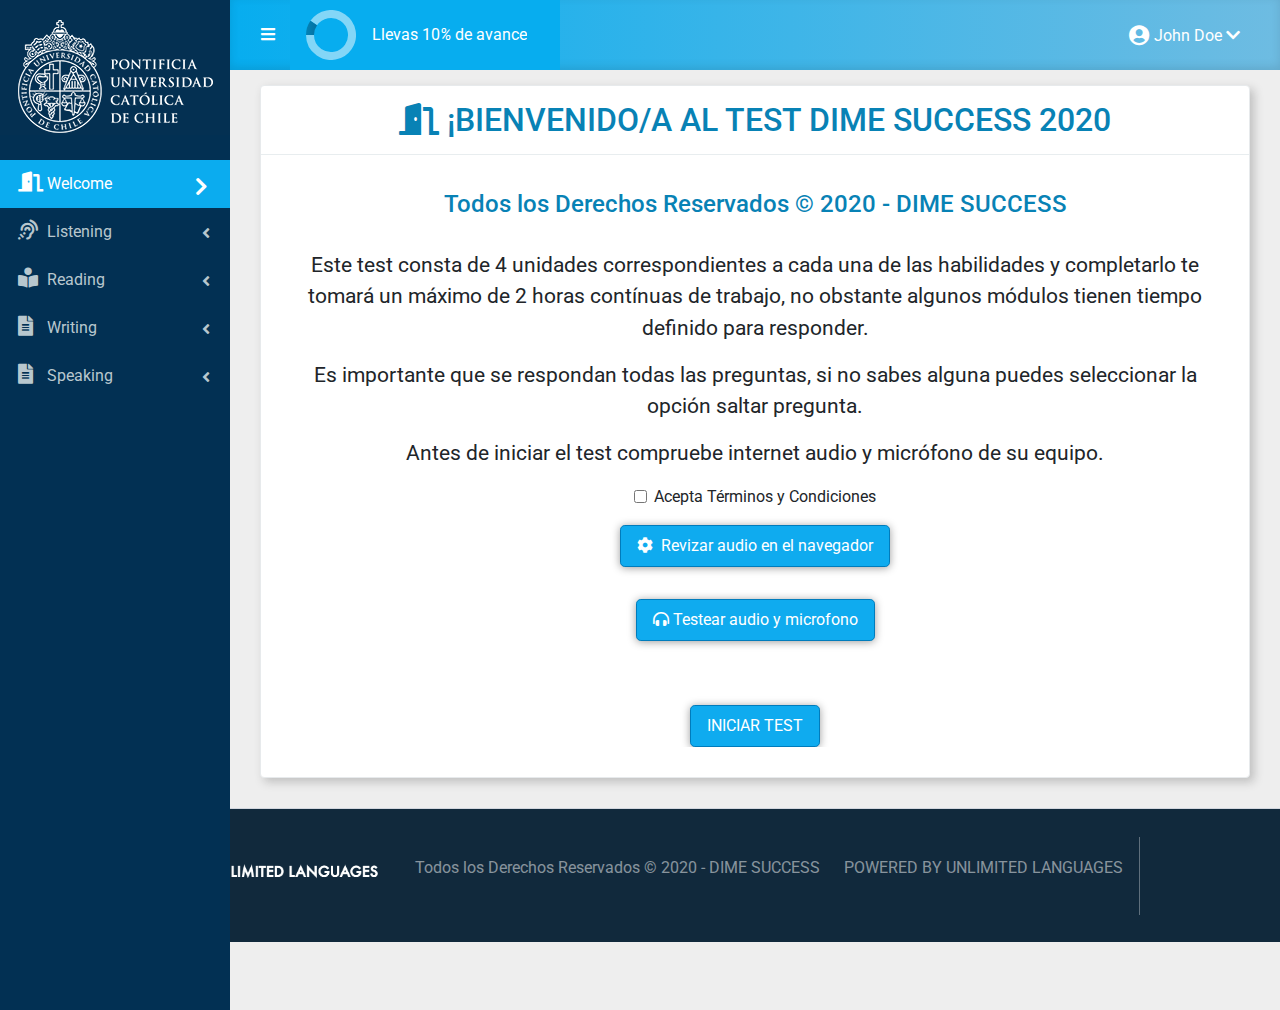
<file: welcome.html>
<!DOCTYPE html>
<html>
  <head>
    <meta charset="utf-8">
    <meta http-equiv="X-UA-Compatible" content="IE=edge">
    <title>DIME SUCCESS-Welcome</title>
    <meta content="width=device-width, initial-scale=1, maximum-scale=1, user-scalable=no" name="viewport">
    <link rel="apple-touch-icon" sizes="57x57" href="favicon/apple-icon-57x57.png">
    <link rel="apple-touch-icon" sizes="60x60" href="favicon/apple-icon-60x60.png">
    <link rel="apple-touch-icon" sizes="72x72" href="favicon/apple-icon-72x72.png">
    <link rel="apple-touch-icon" sizes="76x76" href="favicon/apple-icon-76x76.png">
    <link rel="apple-touch-icon" sizes="114x114" href="favicon/apple-icon-114x114.png">
    <link rel="apple-touch-icon" sizes="120x120" href="favicon/apple-icon-120x120.png">
    <link rel="apple-touch-icon" sizes="144x144" href="favicon/apple-icon-144x144.png">
    <link rel="apple-touch-icon" sizes="152x152" href="favicon/apple-icon-152x152.png">
    <link rel="apple-touch-icon" sizes="180x180" href="/apple-icon-180x180.png">
    <link rel="icon" type="image/png" sizes="192x192"  href="favicon/android-icon-192x192.png">
    <link rel="icon" type="image/png" sizes="32x32" href="favicon/favicon-32x32.png">
    <link rel="icon" type="image/png" sizes="96x96" href="favicon/favicon-96x96.png">
    <link rel="icon" type="image/png" sizes="16x16" href="favicon/favicon-16x16.png">
    <link rel="manifest" href="/manifest.json">
    <meta name="msapplication-TileColor" content="#ffffff">
    <meta name="msapplication-TileImage" content="favicon/ms-icon-144x144.png">
    <meta name="theme-color" content="#ffffff">

    <link rel="stylesheet" href="assets/bootstrap/bootstrap.css">
    <link rel="stylesheet" href="css/style.css?ver=44">
    <link rel="stylesheet" href="css/iconos.css">
    <link rel="stylesheet" href="assets/fontawesome/css/fontawesome-all.css">

    <!-- HTML5 Shim and Respond.js IE8 support of HTML5 elements and media queries -->
    <!-- WARNING: Respond.js doesn't work if you view the page via file:// -->
    <!--[if lt IE 9]>
        <script src="https://oss.maxcdn.com/html5shiv/3.7.3/html5shiv.min.js"></script>
        <script src="https://oss.maxcdn.com/respond/1.4.2/respond.min.js"></script>
    <![endif]-->

  </head>
  <body class="hold-transition level-skin sidebar-mini">
    <div class="wrapper">

      <header class="main-header">

        <a href="index.html" class="logo" target="_self">
          <span class="logo-mini"><img src="img/84x112_solo_logo_uc.png" alt="Isotipo" height="30"></span>
          <span class="logo-lg"><img src="img/logo-uc-195-113.png" alt="Logo"></span>
        </a>

        <nav class="navbar navbar-static-top" role="navigation">
          <a href="#" class="sidebar-toggle" data-toggle="offcanvas" role="button">
               <i class="fas fa-bars"></i>

            <span class="sr-only">Toggle navigation</span>
          </a>

        <div class="analist__cumplimiento">
            <div class="single-skillbar">
                <div class="single-skillbar-inner" id="porcentajeAvance">
                    <span> Llevas <span class="skill-count-no"></span> de avance</span>
                </div>
            </div>
          
        </div>


          <ul class="navbar-nav ml-md-auto mr-3">

                <li id="login">

                        <a id="login-trigger" href="#"><i class="fas fa-user-circle" aria-hidden="true"></i><span class="sesion d-none d-sm-block">&#32;John Doe &#32;<i class="fas fa-chevron-down arrow"></i></span></a>

                        <div id="login-content">

                          <ul class="list-group list-group-flush">
                            <li class="list-group-item"><i class="far fa-clock mr-2 colorFontawesome"></i> Tiempo total del Test 2 Hrs </li>
                            <li class="list-group-item"><i class="fas fa-chart-line mr-2 colorFontawesome"></i>Porcentaje de avance</li>
                            <li class="list-group-item">
                                <div class="meter">
                                  <span class="contenedorBar" style="width:10%"></span>
                                  <p class="porcentaje"></p>
                                </div>
                            </li>
                          </ul>


                        </div>

                    </li>

              </ul>

        </nav>
      </header>

      <aside class="main-sidebar">
        <section class="sidebar">

          <ul class="sidebar-menu">
<!--             <li class="header">MENÚ NAVEGACIÓN</li> -->

            <li class="treeview active">
              <a href="welcome.html" target="_self">
                <i class="fas fa-door-open"></i>
                <span>Welcome</span>
                <i class="fas fa-chevron-right pull-right"></i>
              </a>
            </li>

            <li class="treeview">
              <a href="#">
                <i class="fas fa-assistive-listening-systems"></i>
                <span>Listening</span>
                <i class="fa fa-angle-left pull-right"></i>
              </a>
              <ul class="treeview-menu">
                <li><span class="bg-test">Listening Test A</span></li>
                <li><a href="listening-test-a-parte-1-monologo.html" target="_self">Parte 1 – Monólogo</a></li>
                <li><a href="#">Parte 2 – Dialogo</a></li>
              </ul>
            </li>

            <li class="treeview">
              <a href="#">
               <i class="fas fa-book-reader"></i>
                <span>Reading</span>
                <i class="fa fa-angle-left pull-right"></i>
              </a>
              <ul class="treeview-menu">
                <li><span class="bg-test">Reading Test A</span></li>
                <li><a href="reading-test-a-parte-1-comprension-lectora.html" target="_self">Parte 1 – Ciencia</a></li>
                <li><a href="#">Parte 2 – Dialogo</a></li>
              </ul>
            </li>
            <li class="treeview">
              <a href="#">
               <i class="fas fa-file-alt"></i>
                <span>Writing</span>
                <i class="fa fa-angle-left pull-right"></i>
              </a>
              <ul class="treeview-menu">
                <li><span class="bg-test">Writing Test A</span></li>
                <li><a href="#">Parte 1 – Escoge la palabra correcta</a></li>
                <li><a href="#">Parte 2 – Refrasear</a></li>
                <li><a href="#">Parte 3 – Escribir e-mail dando direcciones</a></li>
                <li><a href="#">Parte 4 – Contestar una invitación</a></li>
              </ul>
            </li>
            <li class="treeview">
              <a href="#">
               <i class="fas fa-file-alt"></i>
                <span>Speaking</span>
                <i class="fa fa-angle-left pull-right"></i>
              </a>
              <ul class="treeview-menu">
                <li><span class="bg-test">Speking Test A</span></li>
                <li><a href="#">Parte 1 – Información personal</a></li>
                <li><a href="#">Parte 2 – Tema general</a></li>
                <li><a href="#">Parte 3 – Descripción de un imagen</a></li>
                <li><a href="#">Parte 4 – Discurso</a></li>
              </ul>
            </li>

          </ul>
        </section><!-- /.sidebar -->
      </aside>

      <div class="content-wrapper d-flex align-items-center">
        <section class="content">

          <div class="col-lg-12">
            <div class="widgets-container">

              <div class="box-header">
                <h2 class="box-title text-center text-center h2"> <i class="fas fa-door-open"></i></i> ¡BIENVENIDO/A AL TEST DIME SUCCESS 2020</h2>
                <div class="box-tools pull-right">
           
                </div>
              </div>

              <div class="clearfix"></div>

              <div id="table_dap" class="" style="padding: 20px;">
                <div class="table-responsive">
                    <h4 class="box-title h4 text-center mb-3">Todos los Derechos Reservados © 2020 - DIME SUCCESS </h4>

                    <div class="container text-center texto">
                      <p>  Este test consta de 4 unidades correspondientes a cada una de las habilidades y completarlo te tomará un máximo de 2 horas contínuas de trabajo, no obstante algunos módulos tienen tiempo definido para responder.</p>

                      <p>Es importante que se respondan todas las preguntas, si no sabes alguna puedes seleccionar la opción saltar pregunta.</p>

                      <p>Antes de iniciar el test compruebe internet audio y micrófono de su equipo.</p>

                      <form>
                        <div class="form-check">
                          <input type="checkbox" class="form-check-input" id="exampleCheck1">
                          <label class="form-check-label" for="exampleCheck1">Acepta Términos y Condiciones</label>
                        </div>
                      </form>
                      <div class="d-flex align-items-center flex-column">
                        <a href="#" class="btn btn-primary btn-lg my-3" data-toggle="modal" data-target="#testHtml5"><i class="fas fa-cog mr-2"></i>Revizar audio en el navegador</a>

                         <a href="#" class="btn btn-primary btn-lg my-3" data-toggle="modal" data-target="#exampleModalCenter"><i class="fas fa-headphones-alt"></i> Testear audio y microfono</a>

                       

                         <span class="d-inline-block mt-5" tabindex="0" data-toggle="tooltip" data-html="true">
                          <button class="btn btn-lg btn-primary text-uppercase" type="button" onclick="location.href='listening-test-a-parte-1-monologo.html';" >Iniciar test</button>
                        </span>
                      </div>
              
                    </div>
                </div>
              </div>
            </div>
          </div>

          <div class="clearfix"></div>
        </section><!-- /cierra section.content -->
      </div><!-- /cierra.content-wrapper -->

    </div><!-- ./wrapper -->
    
      <footer class="main-footer">
        <div class="pull-right hidden-xs">
          <div class="row">

          <div class="col-lg-12">

            <div class="content-icon d-flex align-items-center justify-content-start">
                <a href="#" target="_blank">
                  <img class="img-fluid mr-4" src="img/powered_by_blanco.png" width="250" alt="Power By">
                </a>
                <p class="img-fluid mr-4 text-foot">Todos los Derechos Reservados © 2020 - DIME SUCCESS</p>
                <p class="text-uppercase text-foot">Powered by UNLIMITED LANGUAGES</p>
            </div>
            
          </div>
          </div>

        </div>
      </footer>


       <!-- Inicio Modal Instrucciones-->
       <div class="modal fade" id="exampleModalCenter" tabindex="-1" role="dialog" aria-labelledby="exampleModalCenterTitle" aria-hidden="true">
        <div class="modal-dialog modal-lg" role="document">
          <div class="modal-content">
            <div class="modal-header backgroundCeleste">
              <h5 class="modal-title text-white" id="exampleModalLongTitle"><i class="fas fa-headphones-alt mr-2"></i> Testear audio y microfono</h5>
              <button type="button" class="close text-white" data-dismiss="modal" aria-label="Close">
              <span aria-hidden="true">&times;</span>
              </button>
            </div>
            <div class="modal-body">

            <div class="container my-4">
              <p>Para poder realizar el examen correctamente por favor ejecuta la prueba de audio y micrófono de tu equipo.</p>
              <p>Presiona <span class="font-weight-bold text-uppercase">Iniciar grabación</span> y lee el texto de mas abajo, para terminar hacer click en <span class="font-weight-bold text-uppercase">detener grabación</span></p>

              <div class="contentTetx my-3">
                <p class="m-0 text-center">Hola soy Darío Morán estoy testeando audio y micrófono, hoy es lunes 24 de Agosto 2020 y son las 20:36</p>
              </div>

            </div>


              <div class="container my-4">
                <div class="row">
                  <div class="col-12 text-center">
                    <button class="btn btn-primary text-uppercase mr-0 mr-md-2" id="btnInicarGragbacion"><i class="fas fa-microphone-alt pr-2" aria-hidden="true"></i>Iniciar grabación</button>

                    <button class="btn btn-primary text-uppercase" id="btnStopGrabacion"><i class="far fa-stop-circle pr-2" aria-hidden="true"></i>Detener grabación</button>

                  </div>
                </div>
              </div>
          
              <div class="container my-4">
                <div class="row">
                  <div class="col-12 d-flex justify-content-center align-items-center">
                     <!-- Inicio Audio -->
                 
                      <div class="audio-player">
                        <div class="timeline">
                          <div class="progress"></div>
                        </div>
                        <div class="controls">
                          <div class="play-container">
                            <div class="circle">
                                <div class="toggle-play play">
                            </div>
                            </div>
                          
                          </div>
                          <div class="time">
                            <div class="current">0:00</div>
                            <div class="divider">/</div>
                            <div class="length"></div>
                          </div>
                        <!--   <div class="name">Music Song</div> -->
                          <div class="volume-container">
                            <div class="volume-button">
                              <div class="volume icono-volumeMedium"></div>
                            </div>
                            
                            <div class="volume-slider">
                              <div class="volume-percentage"></div>
                            </div>
                          </div>
                        </div>
                      </div>
                  <!-- Cierre de Audio -->

                  </div>
                </div>
              </div>
           
              <div class="container mb-4">
                <div class="row">
                  <div class="col-12 text-center mt-3">
                    <div class="contentPregunta">
                      <div class="pregunta">
                            <h5 class="m-0 text-white"><i class="far fa-question-circle mr-2"></i>¿Cómo te fue?</h5>
                        </div>
                    
                        <button class="btn btn-success text-uppercase mr-0 mr-md-2" id="btnInicarGragbacion"><i class="far fa-thumbs-up pr-2" aria-hidden="true"></i>Grabé y escuche bien</button>
                 
                        <button class="btn btn-danger text-uppercase" id="btnStopGrabacion"><i class="far fa-times-circle pr-2" aria-hidden="true"></i>No puede grabar ni escuchar</button>
                      
                    </div>
                  </div>
                </div>
              </div>



            </div>
          </div>
        </div>
      </div>
      <!-- Cierre Modal Instrucciones-->



      <!-- Inicio Modal TestHtml5-->
      <div class="modal fade" id="testHtml5" tabindex="-1" role="dialog" aria-labelledby="exampleModalCenterTitle" aria-hidden="true">
          <div class="modal-dialog modal-lg" role="document">
            <div class="modal-content">
              <div class="modal-header backgroundCeleste">
                <h5 class="modal-title text-white" id="exampleModalLongTitle"><i class="fas fa-cog mr-2"></i>Soporte Audio en HTML5</h5>
                <button type="button" class="close text-white" data-dismiss="modal" aria-label="Close">
                <span aria-hidden="true">&times;</span>
                </button>
              </div>
              <div class="modal-body">

                <h5 class="mb-3">Navegadores y Ver. que permiten audio</h5>
                <p>Para poder rendir el Test como requisito usted debe utilizar navegadores que tengan soporte para la utilización de audio, a continuación se muestra una tabla en la cual se muestra en verde los nevegadores y sus versiones que tienen soporte para audio</p>
                <div class="support-container-wrap view-mode-normal">
                  <div class="support-container cell-size-5" style="min-width: 1360px;">
                      <div class="support-list last-era-0">
                          <h4 class="browser-heading browser--ie">IE</h4>
                          <div class="cell-filler" style="height: 62px;"></div>
                          <ol>
                              <li class="stat-cell n past hidden" aria-describedby="tooltip--audio-api" tabindex="0" style="">6</li>
                              <li class="stat-cell n past hidden" aria-describedby="tooltip--audio-api" tabindex="0" style="">7</li>
                              <li class="stat-cell n past hidden" aria-describedby="tooltip--audio-api" tabindex="0" style="">8</li>
                              <li class="stat-cell n past hidden" aria-describedby="tooltip--audio-api" tabindex="0" style="">9</li>
                              <li class="stat-cell n past hidden" aria-describedby="tooltip--audio-api" tabindex="0" style="">10</li>
                              <li class="stat-cell n past" aria-describedby="tooltip--audio-api" tabindex="0" style="visibility: visible;">6 - 10</li>
                              <li class="stat-cell n current" aria-describedby="tooltip--audio-api" tabindex="0" style="visibility: visible;">11</li>
                          </ol>
                      </div>
                      <div class="support-list last-era-0">
                          <h4 class="browser-heading browser--edge browser-has-notes">Edge</h4>
                          <div class="cell-filler" style="height: 62px;"></div>
                          <ol>
                              <li class="stat-cell y past hidden" aria-describedby="tooltip--audio-api" tabindex="0" style="">12</li>
                              <li class="stat-cell y past hidden" aria-describedby="tooltip--audio-api" tabindex="0" style="">13</li>
                              <li class="stat-cell y past hidden" aria-describedby="tooltip--audio-api" tabindex="0" style="">14</li>
                              <li class="stat-cell y past hidden" aria-describedby="tooltip--audio-api" tabindex="0" style="">15</li>
                              <li class="stat-cell y past hidden" aria-describedby="tooltip--audio-api" tabindex="0" style="">16</li>
                              <li class="stat-cell y past hidden" aria-describedby="tooltip--audio-api" tabindex="0" style="">17</li>
                              <li class="stat-cell y past hidden" aria-describedby="tooltip--audio-api" tabindex="0" style="">18</li>
                              <li class="stat-cell y past hidden" aria-describedby="tooltip--audio-api" tabindex="0" style="">79</li>
                              <li class="stat-cell y past hidden" aria-describedby="tooltip--audio-api" tabindex="0" style="">80</li>
                              <li class="stat-cell y past hidden" aria-describedby="tooltip--audio-api" tabindex="0" style="">81</li>
                              <li class="stat-cell y past hidden" aria-describedby="tooltip--audio-api" tabindex="0" style="">83</li>
                              <li class="stat-cell y past" aria-describedby="tooltip--audio-api" tabindex="0" style="visibility: visible;">12 - 83</li>
                              <li class="stat-cell y current" aria-describedby="tooltip--audio-api" tabindex="0" style="visibility: visible;">84</li>
                          </ol>
                      </div>
                      <div class="support-list last-era-2">
                          <h4 class="browser-heading browser--firefox">Firefox</h4>
                          <div class="cell-filler" style="height: 30px;"></div>
                          <ol>
                              <li class="stat-cell n past hidden" aria-describedby="tooltip--audio-api" tabindex="0" style="">2</li>
                              <li class="stat-cell n past hidden" aria-describedby="tooltip--audio-api" tabindex="0" style="">3</li>
                              <li class="stat-cell n past hidden" aria-describedby="tooltip--audio-api" tabindex="0" style="">3.5</li>
                              <li class="stat-cell n past hidden" aria-describedby="tooltip--audio-api" tabindex="0" style="">3.6</li>
                              <li class="stat-cell n past hidden" aria-describedby="tooltip--audio-api" tabindex="0" style="">4</li>
                              <li class="stat-cell n past hidden" aria-describedby="tooltip--audio-api" tabindex="0" style="">5</li>
                              <li class="stat-cell n past hidden" aria-describedby="tooltip--audio-api" tabindex="0" style="">6</li>
                              <li class="stat-cell n past hidden" aria-describedby="tooltip--audio-api" tabindex="0" style="">7</li>
                              <li class="stat-cell n past hidden" aria-describedby="tooltip--audio-api" tabindex="0" style="">8</li>
                              <li class="stat-cell n past hidden" aria-describedby="tooltip--audio-api" tabindex="0" style="">9</li>
                              <li class="stat-cell n past hidden" aria-describedby="tooltip--audio-api" tabindex="0" style="">10</li>
                              <li class="stat-cell n past hidden" aria-describedby="tooltip--audio-api" tabindex="0" style="">11</li>
                              <li class="stat-cell n past hidden" aria-describedby="tooltip--audio-api" tabindex="0" style="">12</li>
                              <li class="stat-cell n past hidden" aria-describedby="tooltip--audio-api" tabindex="0" style="">13</li>
                              <li class="stat-cell n past hidden" aria-describedby="tooltip--audio-api" tabindex="0" style="">14</li>
                              <li class="stat-cell n past hidden" aria-describedby="tooltip--audio-api" tabindex="0" style="">15</li>
                              <li class="stat-cell n past hidden" aria-describedby="tooltip--audio-api" tabindex="0" style="">16</li>
                              <li class="stat-cell n past hidden" aria-describedby="tooltip--audio-api" tabindex="0" style="">17</li>
                              <li class="stat-cell n past hidden" aria-describedby="tooltip--audio-api" tabindex="0" style="">18</li>
                              <li class="stat-cell n past hidden" aria-describedby="tooltip--audio-api" tabindex="0" style="">19</li>
                              <li class="stat-cell n past hidden" aria-describedby="tooltip--audio-api" tabindex="0" style="">20</li>
                              <li class="stat-cell n past hidden" aria-describedby="tooltip--audio-api" tabindex="0" style="">21</li>
                              <li class="stat-cell n past hidden" aria-describedby="tooltip--audio-api" tabindex="0" style="">22</li>
                              <li class="stat-cell n past hidden" aria-describedby="tooltip--audio-api" tabindex="0" style="">23</li>
                              <li class="stat-cell n past hidden" aria-describedby="tooltip--audio-api" tabindex="0" style="">24</li>
                              <li class="stat-cell y past hidden" aria-describedby="tooltip--audio-api" tabindex="0" style="">25</li>
                              <li class="stat-cell y past hidden" aria-describedby="tooltip--audio-api" tabindex="0" style="">26</li>
                              <li class="stat-cell y past hidden" aria-describedby="tooltip--audio-api" tabindex="0" style="">27</li>
                              <li class="stat-cell y past hidden" aria-describedby="tooltip--audio-api" tabindex="0" style="">28</li>
                              <li class="stat-cell y past hidden" aria-describedby="tooltip--audio-api" tabindex="0" style="">29</li>
                              <li class="stat-cell y past hidden" aria-describedby="tooltip--audio-api" tabindex="0" style="">30</li>
                              <li class="stat-cell y past hidden" aria-describedby="tooltip--audio-api" tabindex="0" style="">31</li>
                              <li class="stat-cell y past hidden" aria-describedby="tooltip--audio-api" tabindex="0" style="">32</li>
                              <li class="stat-cell y past hidden" aria-describedby="tooltip--audio-api" tabindex="0" style="">33</li>
                              <li class="stat-cell y past hidden" aria-describedby="tooltip--audio-api" tabindex="0" style="">34</li>
                              <li class="stat-cell y past hidden" aria-describedby="tooltip--audio-api" tabindex="0" style="">35</li>
                              <li class="stat-cell y past hidden" aria-describedby="tooltip--audio-api" tabindex="0" style="">36</li>
                              <li class="stat-cell y past hidden" aria-describedby="tooltip--audio-api" tabindex="0" style="">37</li>
                              <li class="stat-cell y past hidden" aria-describedby="tooltip--audio-api" tabindex="0" style="">38</li>
                              <li class="stat-cell y past hidden" aria-describedby="tooltip--audio-api" tabindex="0" style="">39</li>
                              <li class="stat-cell y past hidden" aria-describedby="tooltip--audio-api" tabindex="0" style="">40</li>
                              <li class="stat-cell y past hidden" aria-describedby="tooltip--audio-api" tabindex="0" style="">41</li>
                              <li class="stat-cell y past hidden" aria-describedby="tooltip--audio-api" tabindex="0" style="">42</li>
                              <li class="stat-cell y past hidden" aria-describedby="tooltip--audio-api" tabindex="0" style="">43</li>
                              <li class="stat-cell y past hidden" aria-describedby="tooltip--audio-api" tabindex="0" style="">44</li>
                              <li class="stat-cell y past hidden" aria-describedby="tooltip--audio-api" tabindex="0" style="">45</li>
                              <li class="stat-cell y past hidden" aria-describedby="tooltip--audio-api" tabindex="0" style="">46</li>
                              <li class="stat-cell y past hidden" aria-describedby="tooltip--audio-api" tabindex="0" style="">47</li>
                              <li class="stat-cell y past hidden" aria-describedby="tooltip--audio-api" tabindex="0" style="">48</li>
                              <li class="stat-cell y past hidden" aria-describedby="tooltip--audio-api" tabindex="0" style="">49</li>
                              <li class="stat-cell y past hidden" aria-describedby="tooltip--audio-api" tabindex="0" style="">50</li>
                              <li class="stat-cell y past hidden" aria-describedby="tooltip--audio-api" tabindex="0" style="">51</li>
                              <li class="stat-cell y past hidden" aria-describedby="tooltip--audio-api" tabindex="0" style="">52</li>
                              <li class="stat-cell y past hidden" aria-describedby="tooltip--audio-api" tabindex="0" style="">53</li>
                              <li class="stat-cell y past hidden" aria-describedby="tooltip--audio-api" tabindex="0" style="">54</li>
                              <li class="stat-cell y past hidden" aria-describedby="tooltip--audio-api" tabindex="0" style="">55</li>
                              <li class="stat-cell y past hidden" aria-describedby="tooltip--audio-api" tabindex="0" style="">56</li>
                              <li class="stat-cell y past hidden" aria-describedby="tooltip--audio-api" tabindex="0" style="">57</li>
                              <li class="stat-cell y past hidden" aria-describedby="tooltip--audio-api" tabindex="0" style="">58</li>
                              <li class="stat-cell y past hidden" aria-describedby="tooltip--audio-api" tabindex="0" style="">59</li>
                              <li class="stat-cell y past hidden" aria-describedby="tooltip--audio-api" tabindex="0" style="">60</li>
                              <li class="stat-cell y past hidden" aria-describedby="tooltip--audio-api" tabindex="0" style="">61</li>
                              <li class="stat-cell y past hidden" aria-describedby="tooltip--audio-api" tabindex="0" style="">62</li>
                              <li class="stat-cell y past hidden" aria-describedby="tooltip--audio-api" tabindex="0" style="">63</li>
                              <li class="stat-cell y past hidden" aria-describedby="tooltip--audio-api" tabindex="0" style="">64</li>
                              <li class="stat-cell y past hidden" aria-describedby="tooltip--audio-api" tabindex="0" style="">65</li>
                              <li class="stat-cell y past hidden" aria-describedby="tooltip--audio-api" tabindex="0" style="">66</li>
                              <li class="stat-cell y past hidden" aria-describedby="tooltip--audio-api" tabindex="0" style="">67</li>
                              <li class="stat-cell y past hidden" aria-describedby="tooltip--audio-api" tabindex="0" style="">68</li>
                              <li class="stat-cell y past hidden" aria-describedby="tooltip--audio-api" tabindex="0" style="">69</li>
                              <li class="stat-cell y past hidden" aria-describedby="tooltip--audio-api" tabindex="0" style="">70</li>
                              <li class="stat-cell y past hidden" aria-describedby="tooltip--audio-api" tabindex="0" style="">71</li>
                              <li class="stat-cell y past hidden" aria-describedby="tooltip--audio-api" tabindex="0" style="">72</li>
                              <li class="stat-cell y past hidden" aria-describedby="tooltip--audio-api" tabindex="0" style="">73</li>
                              <li class="stat-cell y past hidden" aria-describedby="tooltip--audio-api" tabindex="0" style="">74</li>
                              <li class="stat-cell y past hidden" aria-describedby="tooltip--audio-api" tabindex="0" style="">75</li>
                              <li class="stat-cell y past hidden" aria-describedby="tooltip--audio-api" tabindex="0" style="">76</li>
                              <li class="stat-cell y past hidden" aria-describedby="tooltip--audio-api" tabindex="0" style="">77</li>
                              <li class="stat-cell y past hidden" aria-describedby="tooltip--audio-api" tabindex="0" style="">78</li>
                              <li class="stat-cell y past hidden" aria-describedby="tooltip--audio-api" tabindex="0" style="">79</li>
                              <li class="stat-cell n past" aria-describedby="tooltip--audio-api" tabindex="0" style="visibility: visible;">2 - 24</li>
                              <li class="stat-cell y past" aria-describedby="tooltip--audio-api" tabindex="0" style="visibility: visible;">25 - 79</li>
                              <li class="stat-cell y current" aria-describedby="tooltip--audio-api" tabindex="0" style="visibility: visible;">80</li>
                              <li class="stat-cell y future hidden" aria-describedby="tooltip--audio-api" tabindex="0" style="visibility: visible;">81</li>
                              <li class="stat-cell y future hidden" aria-describedby="tooltip--audio-api" tabindex="0" style="visibility: visible;">82</li>
                              <li class="stat-cell y future" aria-describedby="tooltip--audio-api" tabindex="0" style="visibility: visible;">81 - 82</li>
                          </ol>
                      </div>
                      <div class="support-list last-era-3">
                          <h4 class="browser-heading browser--chrome">Chrome</h4>
                          <div class="cell-filler" style="height: 0px;"></div>
                          <ol>
                              <li class="stat-cell n past hidden" aria-describedby="tooltip--audio-api" tabindex="0" style="">4</li>
                              <li class="stat-cell n past hidden" aria-describedby="tooltip--audio-api" tabindex="0" style="">5</li>
                              <li class="stat-cell n past hidden" aria-describedby="tooltip--audio-api" tabindex="0" style="">6</li>
                              <li class="stat-cell n past hidden" aria-describedby="tooltip--audio-api" tabindex="0" style="">7</li>
                              <li class="stat-cell n past hidden" aria-describedby="tooltip--audio-api" tabindex="0" style="">8</li>
                              <li class="stat-cell n past hidden" aria-describedby="tooltip--audio-api" tabindex="0" style="">9</li>
                              <li class="stat-cell y x past hidden" aria-describedby="tooltip--audio-api" tabindex="0" style="">10<code class="cell-prefix">webkit</code></li>
                              <li class="stat-cell y x past hidden" aria-describedby="tooltip--audio-api" tabindex="0" style="">11<code class="cell-prefix">webkit</code></li>
                              <li class="stat-cell y x past hidden" aria-describedby="tooltip--audio-api" tabindex="0" style="">12<code class="cell-prefix">webkit</code></li>
                              <li class="stat-cell y x past hidden" aria-describedby="tooltip--audio-api" tabindex="0" style="">13<code class="cell-prefix">webkit</code></li>
                              <li class="stat-cell y x past hidden" aria-describedby="tooltip--audio-api" tabindex="0" style="">14<code class="cell-prefix">webkit</code></li>
                              <li class="stat-cell y x past hidden" aria-describedby="tooltip--audio-api" tabindex="0" style="">15<code class="cell-prefix">webkit</code></li>
                              <li class="stat-cell y x past hidden" aria-describedby="tooltip--audio-api" tabindex="0" style="">16<code class="cell-prefix">webkit</code></li>
                              <li class="stat-cell y x past hidden" aria-describedby="tooltip--audio-api" tabindex="0" style="">17<code class="cell-prefix">webkit</code></li>
                              <li class="stat-cell y x past hidden" aria-describedby="tooltip--audio-api" tabindex="0" style="">18<code class="cell-prefix">webkit</code></li>
                              <li class="stat-cell y x past hidden" aria-describedby="tooltip--audio-api" tabindex="0" style="">19<code class="cell-prefix">webkit</code></li>
                              <li class="stat-cell y x past hidden" aria-describedby="tooltip--audio-api" tabindex="0" style="">20<code class="cell-prefix">webkit</code></li>
                              <li class="stat-cell y x past hidden" aria-describedby="tooltip--audio-api" tabindex="0" style="">21<code class="cell-prefix">webkit</code></li>
                              <li class="stat-cell y x past hidden" aria-describedby="tooltip--audio-api" tabindex="0" style="">22<code class="cell-prefix">webkit</code></li>
                              <li class="stat-cell y x past hidden" aria-describedby="tooltip--audio-api" tabindex="0" style="">23<code class="cell-prefix">webkit</code></li>
                              <li class="stat-cell y x past hidden" aria-describedby="tooltip--audio-api" tabindex="0" style="">24<code class="cell-prefix">webkit</code></li>
                              <li class="stat-cell y x past hidden" aria-describedby="tooltip--audio-api" tabindex="0" style="">25<code class="cell-prefix">webkit</code></li>
                              <li class="stat-cell y x past hidden" aria-describedby="tooltip--audio-api" tabindex="0" style="">26<code class="cell-prefix">webkit</code></li>
                              <li class="stat-cell y x past hidden" aria-describedby="tooltip--audio-api" tabindex="0" style="">27<code class="cell-prefix">webkit</code></li>
                              <li class="stat-cell y x past hidden" aria-describedby="tooltip--audio-api" tabindex="0" style="">28<code class="cell-prefix">webkit</code></li>
                              <li class="stat-cell y x past hidden" aria-describedby="tooltip--audio-api" tabindex="0" style="">29<code class="cell-prefix">webkit</code></li>
                              <li class="stat-cell y x past hidden" aria-describedby="tooltip--audio-api" tabindex="0" style="">30<code class="cell-prefix">webkit</code></li>
                              <li class="stat-cell y x past hidden" aria-describedby="tooltip--audio-api" tabindex="0" style="">31<code class="cell-prefix">webkit</code></li>
                              <li class="stat-cell y x past hidden" aria-describedby="tooltip--audio-api" tabindex="0" style="">32<code class="cell-prefix">webkit</code></li>
                              <li class="stat-cell y x past hidden" aria-describedby="tooltip--audio-api" tabindex="0" style="">33<code class="cell-prefix">webkit</code></li>
                              <li class="stat-cell y past hidden" aria-describedby="tooltip--audio-api" tabindex="0" style="">34</li>
                              <li class="stat-cell y past hidden" aria-describedby="tooltip--audio-api" tabindex="0" style="">35</li>
                              <li class="stat-cell y past hidden" aria-describedby="tooltip--audio-api" tabindex="0" style="">36</li>
                              <li class="stat-cell y past hidden" aria-describedby="tooltip--audio-api" tabindex="0" style="">37</li>
                              <li class="stat-cell y past hidden" aria-describedby="tooltip--audio-api" tabindex="0" style="">38</li>
                              <li class="stat-cell y past hidden" aria-describedby="tooltip--audio-api" tabindex="0" style="">39</li>
                              <li class="stat-cell y past hidden" aria-describedby="tooltip--audio-api" tabindex="0" style="">40</li>
                              <li class="stat-cell y past hidden" aria-describedby="tooltip--audio-api" tabindex="0" style="">41</li>
                              <li class="stat-cell y past hidden" aria-describedby="tooltip--audio-api" tabindex="0" style="">42</li>
                              <li class="stat-cell y past hidden" aria-describedby="tooltip--audio-api" tabindex="0" style="">43</li>
                              <li class="stat-cell y past hidden" aria-describedby="tooltip--audio-api" tabindex="0" style="">44</li>
                              <li class="stat-cell y past hidden" aria-describedby="tooltip--audio-api" tabindex="0" style="">45</li>
                              <li class="stat-cell y past hidden" aria-describedby="tooltip--audio-api" tabindex="0" style="">46</li>
                              <li class="stat-cell y past hidden" aria-describedby="tooltip--audio-api" tabindex="0" style="">47</li>
                              <li class="stat-cell y past hidden" aria-describedby="tooltip--audio-api" tabindex="0" style="">48</li>
                              <li class="stat-cell y past hidden" aria-describedby="tooltip--audio-api" tabindex="0" style="">49</li>
                              <li class="stat-cell y past hidden" aria-describedby="tooltip--audio-api" tabindex="0" style="">50</li>
                              <li class="stat-cell y past hidden" aria-describedby="tooltip--audio-api" tabindex="0" style="">51</li>
                              <li class="stat-cell y past hidden" aria-describedby="tooltip--audio-api" tabindex="0" style="">52</li>
                              <li class="stat-cell y past hidden" aria-describedby="tooltip--audio-api" tabindex="0" style="">53</li>
                              <li class="stat-cell y past hidden" aria-describedby="tooltip--audio-api" tabindex="0" style="">54</li>
                              <li class="stat-cell y past hidden" aria-describedby="tooltip--audio-api" tabindex="0" style="">55</li>
                              <li class="stat-cell y past hidden" aria-describedby="tooltip--audio-api" tabindex="0" style="">56</li>
                              <li class="stat-cell y past hidden" aria-describedby="tooltip--audio-api" tabindex="0" style="">57</li>
                              <li class="stat-cell y past hidden" aria-describedby="tooltip--audio-api" tabindex="0" style="">58</li>
                              <li class="stat-cell y past hidden" aria-describedby="tooltip--audio-api" tabindex="0" style="">59</li>
                              <li class="stat-cell y past hidden" aria-describedby="tooltip--audio-api" tabindex="0" style="">60</li>
                              <li class="stat-cell y past hidden" aria-describedby="tooltip--audio-api" tabindex="0" style="">61</li>
                              <li class="stat-cell y past hidden" aria-describedby="tooltip--audio-api" tabindex="0" style="">62</li>
                              <li class="stat-cell y past hidden" aria-describedby="tooltip--audio-api" tabindex="0" style="">63</li>
                              <li class="stat-cell y past hidden" aria-describedby="tooltip--audio-api" tabindex="0" style="">64</li>
                              <li class="stat-cell y past hidden" aria-describedby="tooltip--audio-api" tabindex="0" style="">65</li>
                              <li class="stat-cell y past hidden" aria-describedby="tooltip--audio-api" tabindex="0" style="">66</li>
                              <li class="stat-cell y past hidden" aria-describedby="tooltip--audio-api" tabindex="0" style="">67</li>
                              <li class="stat-cell y past hidden" aria-describedby="tooltip--audio-api" tabindex="0" style="">68</li>
                              <li class="stat-cell y past hidden" aria-describedby="tooltip--audio-api" tabindex="0" style="">69</li>
                              <li class="stat-cell y past hidden" aria-describedby="tooltip--audio-api" tabindex="0" style="">70</li>
                              <li class="stat-cell y past hidden" aria-describedby="tooltip--audio-api" tabindex="0" style="">71</li>
                              <li class="stat-cell y past hidden" aria-describedby="tooltip--audio-api" tabindex="0" style="">72</li>
                              <li class="stat-cell y past hidden" aria-describedby="tooltip--audio-api" tabindex="0" style="">73</li>
                              <li class="stat-cell y past hidden" aria-describedby="tooltip--audio-api" tabindex="0" style="">74</li>
                              <li class="stat-cell y past hidden" aria-describedby="tooltip--audio-api" tabindex="0" style="">75</li>
                              <li class="stat-cell y past hidden" aria-describedby="tooltip--audio-api" tabindex="0" style="">76</li>
                              <li class="stat-cell y past hidden" aria-describedby="tooltip--audio-api" tabindex="0" style="">77</li>
                              <li class="stat-cell y past hidden" aria-describedby="tooltip--audio-api" tabindex="0" style="">78</li>
                              <li class="stat-cell y past hidden" aria-describedby="tooltip--audio-api" tabindex="0" style="">79</li>
                              <li class="stat-cell y past hidden" aria-describedby="tooltip--audio-api" tabindex="0" style="">80</li>
                              <li class="stat-cell y past hidden" aria-describedby="tooltip--audio-api" tabindex="0" style="">81</li>
                              <li class="stat-cell y past hidden" aria-describedby="tooltip--audio-api" tabindex="0" style="">83</li>
                              <li class="stat-cell y past hidden" aria-describedby="tooltip--audio-api" tabindex="0" style="">84</li>
                              <li class="stat-cell n past" aria-describedby="tooltip--audio-api" tabindex="0" style="visibility: visible;">4 - 9</li>
                              <li class="stat-cell y x past" aria-describedby="tooltip--audio-api" tabindex="0" style="visibility: visible;">10 - 33<code class="cell-prefix">webkit</code></li>
                              <li class="stat-cell y past" aria-describedby="tooltip--audio-api" tabindex="0" style="visibility: visible;">34 - 84</li>
                              <li class="stat-cell y current" aria-describedby="tooltip--audio-api" tabindex="0" style="visibility: visible;">85</li>
                              <li class="stat-cell y future hidden" aria-describedby="tooltip--audio-api" tabindex="0" style="visibility: visible;">86</li>
                              <li class="stat-cell y future hidden" aria-describedby="tooltip--audio-api" tabindex="0" style="visibility: visible;">87</li>
                              <li class="stat-cell y future hidden" aria-describedby="tooltip--audio-api" tabindex="0" style="visibility: visible;">88</li>
                              <li class="stat-cell y future" aria-describedby="tooltip--audio-api" tabindex="0" style="visibility: visible;">86 - 88</li>
                          </ol>
                      </div>
                      <div class="support-list last-era-2">
                          <h4 class="browser-heading browser--safari">Safari</h4>
                          <div class="cell-filler" style="height: 30px;"></div>
                          <ol>
                              <li class="stat-cell n past hidden" aria-describedby="tooltip--audio-api" tabindex="0" style="">3.1</li>
                              <li class="stat-cell n past hidden" aria-describedby="tooltip--audio-api" tabindex="0" style="">3.2</li>
                              <li class="stat-cell n past hidden" aria-describedby="tooltip--audio-api" tabindex="0" style="">4</li>
                              <li class="stat-cell n past hidden" aria-describedby="tooltip--audio-api" tabindex="0" style="">5</li>
                              <li class="stat-cell n past hidden" aria-describedby="tooltip--audio-api" tabindex="0" style="">5.1</li>
                              <li class="stat-cell y x past hidden" aria-describedby="tooltip--audio-api" tabindex="0" style="">6<code class="cell-prefix">webkit</code></li>
                              <li class="stat-cell y x past hidden" aria-describedby="tooltip--audio-api" tabindex="0" style="">6.1<code class="cell-prefix">webkit</code></li>
                              <li class="stat-cell y x past hidden" aria-describedby="tooltip--audio-api" tabindex="0" style="">7<code class="cell-prefix">webkit</code></li>
                              <li class="stat-cell y x past hidden" aria-describedby="tooltip--audio-api" tabindex="0" style="">7.1<code class="cell-prefix">webkit</code></li>
                              <li class="stat-cell y x past hidden" aria-describedby="tooltip--audio-api" tabindex="0" style="">8<code class="cell-prefix">webkit</code></li>
                              <li class="stat-cell y x past hidden" aria-describedby="tooltip--audio-api" tabindex="0" style="">9<code class="cell-prefix">webkit</code></li>
                              <li class="stat-cell y x past hidden" aria-describedby="tooltip--audio-api" tabindex="0" style="">9.1<code class="cell-prefix">webkit</code></li>
                              <li class="stat-cell y x past hidden" aria-describedby="tooltip--audio-api" tabindex="0" style="">10<code class="cell-prefix">webkit</code></li>
                              <li class="stat-cell y x past hidden" aria-describedby="tooltip--audio-api" tabindex="0" style="">10.1<code class="cell-prefix">webkit</code></li>
                              <li class="stat-cell y x past hidden" aria-describedby="tooltip--audio-api" tabindex="0" style="">11<code class="cell-prefix">webkit</code></li>
                              <li class="stat-cell y x past hidden" aria-describedby="tooltip--audio-api" tabindex="0" style="">11.1<code class="cell-prefix">webkit</code></li>
                              <li class="stat-cell y x past hidden" aria-describedby="tooltip--audio-api" tabindex="0" style="">12<code class="cell-prefix">webkit</code></li>
                              <li class="stat-cell y x past hidden" aria-describedby="tooltip--audio-api" tabindex="0" style="">12.1<code class="cell-prefix">webkit</code></li>
                              <li class="stat-cell y x past hidden" aria-describedby="tooltip--audio-api" tabindex="0" style="">13<code class="cell-prefix">webkit</code></li>
                              <li class="stat-cell n past" aria-describedby="tooltip--audio-api" tabindex="0" style="visibility: visible;">3.1 - 5.1</li>
                              <li class="stat-cell y x past" aria-describedby="tooltip--audio-api" tabindex="0" style="visibility: visible;">6 - 13<code class="cell-prefix">webkit</code></li>
                              <li class="stat-cell y x current" aria-describedby="tooltip--audio-api" tabindex="0" style="visibility: visible;">13.1<code class="cell-prefix">webkit</code></li>
                              <li class="stat-cell y x future hidden" aria-describedby="tooltip--audio-api" tabindex="0" style="visibility: visible;">14<code class="cell-prefix">webkit</code></li>
                              <li class="stat-cell y x future hidden" aria-describedby="tooltip--audio-api" tabindex="0" style="visibility: visible;">TP<code class="cell-prefix">webkit</code></li>
                              <li class="stat-cell y x future" aria-describedby="tooltip--audio-api" tabindex="0" style="visibility: visible;">14 - TP<code class="cell-prefix">webkit</code></li>
                          </ol>
                      </div>
                      <div class="support-list last-era-0">
                          <h4 class="browser-heading browser--opera">Opera</h4>
                          <div class="cell-filler" style="height: 0px;"></div>
                          <ol>
                              <li class="stat-cell n past hidden" aria-describedby="tooltip--audio-api" tabindex="0" style="">10.1</li>
                              <li class="stat-cell n past hidden" aria-describedby="tooltip--audio-api" tabindex="0" style="">11.5</li>
                              <li class="stat-cell n past hidden" aria-describedby="tooltip--audio-api" tabindex="0" style="">12.1</li>
                              <li class="stat-cell y x past hidden" aria-describedby="tooltip--audio-api" tabindex="0" style="">15<code class="cell-prefix">webkit</code></li>
                              <li class="stat-cell y x past hidden" aria-describedby="tooltip--audio-api" tabindex="0" style="">16<code class="cell-prefix">webkit</code></li>
                              <li class="stat-cell y x past hidden" aria-describedby="tooltip--audio-api" tabindex="0" style="">17<code class="cell-prefix">webkit</code></li>
                              <li class="stat-cell y x past hidden" aria-describedby="tooltip--audio-api" tabindex="0" style="">18<code class="cell-prefix">webkit</code></li>
                              <li class="stat-cell y x past hidden" aria-describedby="tooltip--audio-api" tabindex="0" style="">19<code class="cell-prefix">webkit</code></li>
                              <li class="stat-cell y x past hidden" aria-describedby="tooltip--audio-api" tabindex="0" style="">20<code class="cell-prefix">webkit</code></li>
                              <li class="stat-cell y x past hidden" aria-describedby="tooltip--audio-api" tabindex="0" style="">21<code class="cell-prefix">webkit</code></li>
                              <li class="stat-cell y past hidden" aria-describedby="tooltip--audio-api" tabindex="0" style="">22</li>
                              <li class="stat-cell y past hidden" aria-describedby="tooltip--audio-api" tabindex="0" style="">23</li>
                              <li class="stat-cell y past hidden" aria-describedby="tooltip--audio-api" tabindex="0" style="">24</li>
                              <li class="stat-cell y past hidden" aria-describedby="tooltip--audio-api" tabindex="0" style="">25</li>
                              <li class="stat-cell y past hidden" aria-describedby="tooltip--audio-api" tabindex="0" style="">26</li>
                              <li class="stat-cell y past hidden" aria-describedby="tooltip--audio-api" tabindex="0" style="">27</li>
                              <li class="stat-cell y past hidden" aria-describedby="tooltip--audio-api" tabindex="0" style="">28</li>
                              <li class="stat-cell y past hidden" aria-describedby="tooltip--audio-api" tabindex="0" style="">29</li>
                              <li class="stat-cell y past hidden" aria-describedby="tooltip--audio-api" tabindex="0" style="">30</li>
                              <li class="stat-cell y past hidden" aria-describedby="tooltip--audio-api" tabindex="0" style="">31</li>
                              <li class="stat-cell y past hidden" aria-describedby="tooltip--audio-api" tabindex="0" style="">32</li>
                              <li class="stat-cell y past hidden" aria-describedby="tooltip--audio-api" tabindex="0" style="">33</li>
                              <li class="stat-cell y past hidden" aria-describedby="tooltip--audio-api" tabindex="0" style="">34</li>
                              <li class="stat-cell y past hidden" aria-describedby="tooltip--audio-api" tabindex="0" style="">35</li>
                              <li class="stat-cell y past hidden" aria-describedby="tooltip--audio-api" tabindex="0" style="">36</li>
                              <li class="stat-cell y past hidden" aria-describedby="tooltip--audio-api" tabindex="0" style="">37</li>
                              <li class="stat-cell y past hidden" aria-describedby="tooltip--audio-api" tabindex="0" style="">38</li>
                              <li class="stat-cell y past hidden" aria-describedby="tooltip--audio-api" tabindex="0" style="">39</li>
                              <li class="stat-cell y past hidden" aria-describedby="tooltip--audio-api" tabindex="0" style="">40</li>
                              <li class="stat-cell y past hidden" aria-describedby="tooltip--audio-api" tabindex="0" style="">41</li>
                              <li class="stat-cell y past hidden" aria-describedby="tooltip--audio-api" tabindex="0" style="">42</li>
                              <li class="stat-cell y past hidden" aria-describedby="tooltip--audio-api" tabindex="0" style="">43</li>
                              <li class="stat-cell y past hidden" aria-describedby="tooltip--audio-api" tabindex="0" style="">44</li>
                              <li class="stat-cell y past hidden" aria-describedby="tooltip--audio-api" tabindex="0" style="">45</li>
                              <li class="stat-cell y past hidden" aria-describedby="tooltip--audio-api" tabindex="0" style="">46</li>
                              <li class="stat-cell y past hidden" aria-describedby="tooltip--audio-api" tabindex="0" style="">47</li>
                              <li class="stat-cell y past hidden" aria-describedby="tooltip--audio-api" tabindex="0" style="">48</li>
                              <li class="stat-cell y past hidden" aria-describedby="tooltip--audio-api" tabindex="0" style="">49</li>
                              <li class="stat-cell y past hidden" aria-describedby="tooltip--audio-api" tabindex="0" style="">50</li>
                              <li class="stat-cell y past hidden" aria-describedby="tooltip--audio-api" tabindex="0" style="">51</li>
                              <li class="stat-cell y past hidden" aria-describedby="tooltip--audio-api" tabindex="0" style="">52</li>
                              <li class="stat-cell y past hidden" aria-describedby="tooltip--audio-api" tabindex="0" style="">53</li>
                              <li class="stat-cell y past hidden" aria-describedby="tooltip--audio-api" tabindex="0" style="">54</li>
                              <li class="stat-cell y past hidden" aria-describedby="tooltip--audio-api" tabindex="0" style="">55</li>
                              <li class="stat-cell y past hidden" aria-describedby="tooltip--audio-api" tabindex="0" style="">56</li>
                              <li class="stat-cell y past hidden" aria-describedby="tooltip--audio-api" tabindex="0" style="">57</li>
                              <li class="stat-cell y past hidden" aria-describedby="tooltip--audio-api" tabindex="0" style="">58</li>
                              <li class="stat-cell y past hidden" aria-describedby="tooltip--audio-api" tabindex="0" style="">60</li>
                              <li class="stat-cell y past hidden" aria-describedby="tooltip--audio-api" tabindex="0" style="">62</li>
                              <li class="stat-cell y past hidden" aria-describedby="tooltip--audio-api" tabindex="0" style="">63</li>
                              <li class="stat-cell y past hidden" aria-describedby="tooltip--audio-api" tabindex="0" style="">64</li>
                              <li class="stat-cell y past hidden" aria-describedby="tooltip--audio-api" tabindex="0" style="">65</li>
                              <li class="stat-cell y past hidden" aria-describedby="tooltip--audio-api" tabindex="0" style="">66</li>
                              <li class="stat-cell y past hidden" aria-describedby="tooltip--audio-api" tabindex="0" style="">67</li>
                              <li class="stat-cell y past hidden" aria-describedby="tooltip--audio-api" tabindex="0" style="">68</li>
                              <li class="stat-cell n past" aria-describedby="tooltip--audio-api" tabindex="0" style="visibility: visible;">10 - 12.1</li>
                              <li class="stat-cell y x past" aria-describedby="tooltip--audio-api" tabindex="0" style="visibility: visible;">15 - 21<code class="cell-prefix">webkit</code></li>
                              <li class="stat-cell y past" aria-describedby="tooltip--audio-api" tabindex="0" style="visibility: visible;">22 - 68</li>
                              <li class="stat-cell y current" aria-describedby="tooltip--audio-api" tabindex="0" style="visibility: visible;">69</li>
                          </ol>
                      </div>
                      <div class="support-list last-era-1">
                          <h4 class="browser-heading browser--ios_saf browser-has-notes">iOS Safari</h4>
                          <div class="cell-filler" style="height: 30px;"></div>
                          <ol>
                              <li class="stat-cell n past hidden" aria-describedby="tooltip--audio-api" tabindex="0" style="">3.2</li>
                              <li class="stat-cell n past hidden" aria-describedby="tooltip--audio-api" tabindex="0" style="">4.1</li>
                              <li class="stat-cell n past hidden" aria-describedby="tooltip--audio-api" tabindex="0" style="">4.3</li>
                              <li class="stat-cell n past hidden" aria-describedby="tooltip--audio-api" tabindex="0" style="">5.1</li>
                              <li class="stat-cell y x past hidden" aria-describedby="tooltip--audio-api" tabindex="0" style="">6.1<code class="cell-prefix">webkit</code></li>
                              <li class="stat-cell y x past hidden" aria-describedby="tooltip--audio-api" tabindex="0" style="">7.1<code class="cell-prefix">webkit</code></li>
                              <li class="stat-cell y x past hidden" aria-describedby="tooltip--audio-api" tabindex="0" style="">8<code class="cell-prefix">webkit</code></li>
                              <li class="stat-cell y x past hidden" aria-describedby="tooltip--audio-api" tabindex="0" style="">8.4<code class="cell-prefix">webkit</code></li>
                              <li class="stat-cell y x past hidden" aria-describedby="tooltip--audio-api" tabindex="0" style="">9.2<code class="cell-prefix">webkit</code></li>
                              <li class="stat-cell y x past hidden" aria-describedby="tooltip--audio-api" tabindex="0" style="">9.3<code class="cell-prefix">webkit</code></li>
                              <li class="stat-cell y x past hidden" aria-describedby="tooltip--audio-api" tabindex="0" style="">10.2<code class="cell-prefix">webkit</code></li>
                              <li class="stat-cell y x past hidden" aria-describedby="tooltip--audio-api" tabindex="0" style="">10.3<code class="cell-prefix">webkit</code></li>
                              <li class="stat-cell y x past hidden" aria-describedby="tooltip--audio-api" tabindex="0" style="">11.2<code class="cell-prefix">webkit</code></li>
                              <li class="stat-cell y x past hidden" aria-describedby="tooltip--audio-api" tabindex="0" style="">11.4<code class="cell-prefix">webkit</code></li>
                              <li class="stat-cell y x past hidden" aria-describedby="tooltip--audio-api" tabindex="0" style="">12.1<code class="cell-prefix">webkit</code></li>
                              <li class="stat-cell y x past hidden" aria-describedby="tooltip--audio-api" tabindex="0" style="">12.4<code class="cell-prefix">webkit</code></li>
                              <li class="stat-cell y x past hidden" aria-describedby="tooltip--audio-api" tabindex="0" style="">13.1<code class="cell-prefix">webkit</code></li>
                              <li class="stat-cell y x past hidden" aria-describedby="tooltip--audio-api" tabindex="0" style="">13.2<code class="cell-prefix">webkit</code></li>
                              <li class="stat-cell y x past hidden" aria-describedby="tooltip--audio-api" tabindex="0" style="">13.3<code class="cell-prefix">webkit</code></li>
                              <li class="stat-cell n past" aria-describedby="tooltip--audio-api" tabindex="0" style="visibility: visible;">3.2 - 5.1</li>
                              <li class="stat-cell y x past" aria-describedby="tooltip--audio-api" tabindex="0" style="visibility: visible;">6 - 13.3<code class="cell-prefix">webkit</code></li>
                              <li class="stat-cell y x current" aria-describedby="tooltip--audio-api" tabindex="0" style="visibility: visible;">13.5<code class="cell-prefix">webkit</code></li>
                              <li class="stat-cell y x future hidden" aria-describedby="tooltip--audio-api" tabindex="0" style="visibility: visible;">14.0<code class="cell-prefix">webkit</code></li>
                              <li class="stat-cell y x future" aria-describedby="tooltip--audio-api" tabindex="0" style="visibility: visible;">14.0<code class="cell-prefix">webkit</code></li>
                          </ol>
                      </div>
                      <div class="support-list last-era-0">
                          <h4 class="browser-heading browser--op_mini browser-has-notes">Opera Mini</h4>
                          <div class="cell-filler" style="height: 94px;"></div>
                          <ol>
                              <li class="stat-cell n current" aria-describedby="tooltip--audio-api" tabindex="0" style="visibility: visible;">all</li>
                          </ol>
                      </div>
                      <div class="support-list last-era-0">
                          <h4 class="browser-heading browser--android browser-has-notes">Android Browser</h4>
                          <div class="cell-filler" style="height: 62px;"></div>
                          <ol>
                              <li class="stat-cell n past hidden" aria-describedby="tooltip--audio-api" tabindex="0" style="">2.1</li>
                              <li class="stat-cell n past hidden" aria-describedby="tooltip--audio-api" tabindex="0" style="">2.2</li>
                              <li class="stat-cell n past hidden" aria-describedby="tooltip--audio-api" tabindex="0" style="">2.3</li>
                              <li class="stat-cell n past hidden" aria-describedby="tooltip--audio-api" tabindex="0" style="">3</li>
                              <li class="stat-cell n past hidden" aria-describedby="tooltip--audio-api" tabindex="0" style="">4</li>
                              <li class="stat-cell n past hidden" aria-describedby="tooltip--audio-api" tabindex="0" style="">4.1</li>
                              <li class="stat-cell n past hidden" aria-describedby="tooltip--audio-api" tabindex="0" style="">4.3</li>
                              <li class="stat-cell n past hidden" aria-describedby="tooltip--audio-api" tabindex="0" style="">4.4</li>
                              <li class="stat-cell n past hidden" aria-describedby="tooltip--audio-api" tabindex="0" style="">4.4.4</li>
                              <li class="stat-cell n past" aria-describedby="tooltip--audio-api" tabindex="0" style="visibility: visible;">2.1 - 4.4.4</li>
                              <li class="stat-cell y current" aria-describedby="tooltip--audio-api" tabindex="0" style="visibility: visible;">81</li>
                          </ol>
                      </div>
                      <div class="support-list last-era-0">
                          <h4 class="browser-heading browser--op_mob browser-has-notes">Opera Mobile</h4>
                          <div class="cell-filler" style="height: 62px;"></div>
                          <ol>
                              <li class="stat-cell n past hidden" aria-describedby="tooltip--audio-api" tabindex="0" style="">12</li>
                              <li class="stat-cell n past hidden" aria-describedby="tooltip--audio-api" tabindex="0" style="">12.1</li>
                              <li class="stat-cell n past" aria-describedby="tooltip--audio-api" tabindex="0" style="visibility: visible;">12 - 12.1</li>
                              <li class="stat-cell y current" aria-describedby="tooltip--audio-api" tabindex="0" style="visibility: visible;">46</li>
                          </ol>
                      </div>
                      <div class="support-list last-era-0">
                          <h4 class="browser-heading browser--and_chr">Chrome for Android</h4>
                          <div class="cell-filler" style="height: 94px;"></div>
                          <ol>
                              <li class="stat-cell y current" aria-describedby="tooltip--audio-api" tabindex="0" style="visibility: visible;">84</li>
                          </ol>
                      </div>
                      <div class="support-list last-era-0">
                          <h4 class="browser-heading browser--and_ff">Firefox for Android</h4>
                          <div class="cell-filler" style="height: 94px;"></div>
                          <ol>
                              <li class="stat-cell y current" aria-describedby="tooltip--audio-api" tabindex="0" style="visibility: visible;">79</li>
                          </ol>
                      </div>
                      <div class="support-list last-era-0">
                          <h4 class="browser-heading browser--and_uc">UC Browser for Android</h4>
                          <div class="cell-filler" style="height: 94px;"></div>
                          <ol>
                              <li class="stat-cell y current" aria-describedby="tooltip--audio-api" tabindex="0" style="visibility: visible;">12.12</li>
                          </ol>
                      </div>
                      <div class="support-list last-era-0">
                          <h4 class="browser-heading browser--samsung">Samsung Internet</h4>
                          <div class="cell-filler" style="height: 62px;"></div>
                          <ol>
                              <li class="stat-cell y past hidden" aria-describedby="tooltip--audio-api" tabindex="0" style="">4</li>
                              <li class="stat-cell y past hidden" aria-describedby="tooltip--audio-api" tabindex="0" style="">5.4</li>
                              <li class="stat-cell y past hidden" aria-describedby="tooltip--audio-api" tabindex="0" style="">6.4</li>
                              <li class="stat-cell y past hidden" aria-describedby="tooltip--audio-api" tabindex="0" style="">7.4</li>
                              <li class="stat-cell y past hidden" aria-describedby="tooltip--audio-api" tabindex="0" style="">8.2</li>
                              <li class="stat-cell y past hidden" aria-describedby="tooltip--audio-api" tabindex="0" style="">9.2</li>
                              <li class="stat-cell y past hidden" aria-describedby="tooltip--audio-api" tabindex="0" style="">10.1</li>
                              <li class="stat-cell y past hidden" aria-describedby="tooltip--audio-api" tabindex="0" style="">11.2</li>
                              <li class="stat-cell y past" aria-describedby="tooltip--audio-api" tabindex="0" style="visibility: visible;">4 - 11.2</li>
                              <li class="stat-cell y current" aria-describedby="tooltip--audio-api" tabindex="0" style="visibility: visible;">12.0</li>
                          </ol>
                      </div>
                      <div class="support-list last-era-0">
                          <h4 class="browser-heading browser--and_qq">QQ Browser</h4>
                          <div class="cell-filler" style="height: 94px;"></div>
                          <ol>
                              <li class="stat-cell y current" aria-describedby="tooltip--audio-api" tabindex="0" style="visibility: visible;">10.4</li>
                          </ol>
                      </div>
                      <div class="support-list last-era-0">
                          <h4 class="browser-heading browser--baidu">Baidu Browser</h4>
                          <div class="cell-filler" style="height: 94px;"></div>
                          <ol>
                              <li class="stat-cell y current" aria-describedby="tooltip--audio-api" tabindex="0" style="visibility: visible;">7.12</li>
                          </ol>
                      </div>
                      <div class="support-list last-era-0">
                          <h4 class="browser-heading browser--kaios">KaiOS Browser</h4>
                          <div class="cell-filler" style="height: 94px;"></div>
                          <ol>
                              <li class="stat-cell y current" aria-describedby="tooltip--audio-api" tabindex="0" style="visibility: visible;">2.5</li>
                          </ol>
                      </div>
                  </div>
              </div>
              
            
                <hr>
                <h5 class="text-center mb-3">Soporte de audio en su navegador</h5>
                <div id='contentwrapper'>
                  <div class='page'>
                    <div id='loading'><div></div></div>
                    <div id='warning'></div>
                    <div id='contents' class='column' style='visibility: hidden;'>
                      <div id='score'></div>
                      <div id='results'></div>
                    </div>
                  </div>
                </div>
              </div>
            </div>
          </div>
      </div>
      <!-- Cierre Modal Test HTMl5-->


      <script src="js/jquery-3.5.1.min.js"></script>
      <script src="js/popper.min.js"></script>
      <script src="js/bootstrap.min.js"></script>

      <script src="js/circle-progress.min.js?ver=2"></script>
      <script src="js/moment.min.js"></script>
      <script src="js/countdown.min.js"></script>

      <script src="js/bootstrap-select.min.js"></script>
      <script src="js/app.js?ver=8"></script>

      <script src='js/base.js' type='text/javascript'></script>
      <script src='js/engine.js' type='text/javascript'></script>
      <script src='js/data.js' type='text/javascript'></script>


      <script>
        loadWhichBrowser(function() {
          Browsers = new WhichBrowser({
            useFeatures:		true,
            detectCamouflage:	true
          });
  
          new Test(function(r) {
            var m = new Metadata(tests);
            var c = new Calculate(r, m.data);
  
            submitResults(r, c);
  
            upgradeConnection(
              function() {
                location.protocol = 'https:';
              }, 
              function() {
                showResults(r, c, m);
              }
            );
          }, showError);
  
          finalizePage();
        });
  
  
        function showResults(r, c, m) {
          /* Update total score */
          var container = document.getElementById('score');
  
          /* Show box for confirming useragent detection */
          new Confirm(container, {
            id:			r.uniqueid,
            onConfirm:	function() { submit('confirm', '{"uniqueid": "' + r.uniqueid + '"}'); },
            onReport:	function() { submit('report', '{"uniqueid": "' + r.uniqueid + '"}'); },
            onFeedback:	function(value) { submit('feedback', JSON.stringify({ uniqueid: r.uniqueid, value: value })); }
          });
  
          /* Show action buttons */
          var wrapper = document.createElement('div');
          wrapper.className = 'wrapper';
          container.appendChild(wrapper);
  
          var buttons = document.createElement('div');
          buttons.className = 'buttons';
          wrapper.appendChild(buttons);
  
          /* Show detailed report of scores */
          var container = document.getElementById('results');
          var div = document.createElement('div');
          div.className = 'resultsTable detailsTable';
          container.appendChild(div);
  
          var table = new ResultsTable({
            parent:			div,
            tests:			m.data,
            header:			false,
            links:			true,
            explainations: 	true,
            grading:		true,
            bonus:			true,
            distribute:		true,
            columns:		1
          });
  
          table.updateColumn(0, { points: c.points, maximum: c.maximum, score: c.score, results: r.results });
  
  
          window.setTimeout(function() {
            var contents = document.getElementById('contents');
            contents.style.visibility = 'visible';
  
            var loading = document.getElementById('loading');
            loading.style.display = 'none';
          }, 100);
        }
  
  
        function showError(e) {
          if (typeof console != 'undefined') console.log(e);
  
            alert('Test has failed: ' + e.message);
  
            var contents = document.getElementById('contents');
            contents.style.visibility = 'visible';
  
            var loading = document.getElementById('loading');
            loading.style.display = 'none';
        }
  
  
        function finalizePage() {
          (function(){
              var bsa = document.createElement('script');
             bsa.type = 'text/javascript';
             bsa.async = true;
             bsa.src = '//s3.buysellads.com/ac/bsa.js';
             (document.getElementsByTagName('head')[0]||document.getElementsByTagName('body')[0]).appendChild(bsa);
          })();
  
  
          var _gaq = _gaq || [];
          _gaq.push(['_setAccount', 'UA-68192-4']);
          _gaq.push(['_trackPageview']);
  
          (function() {
            var ga = document.createElement('script');
            ga.src = ('https:' == document.location.protocol ? 'https://ssl' : 'http://www') + '.google-analytics.com/ga.js';
            ga.setAttribute('async', 'true');
            document.documentElement.firstChild.appendChild(ga);
          })();
        }
  
      </script>

    
  </body>
</html>
</file>
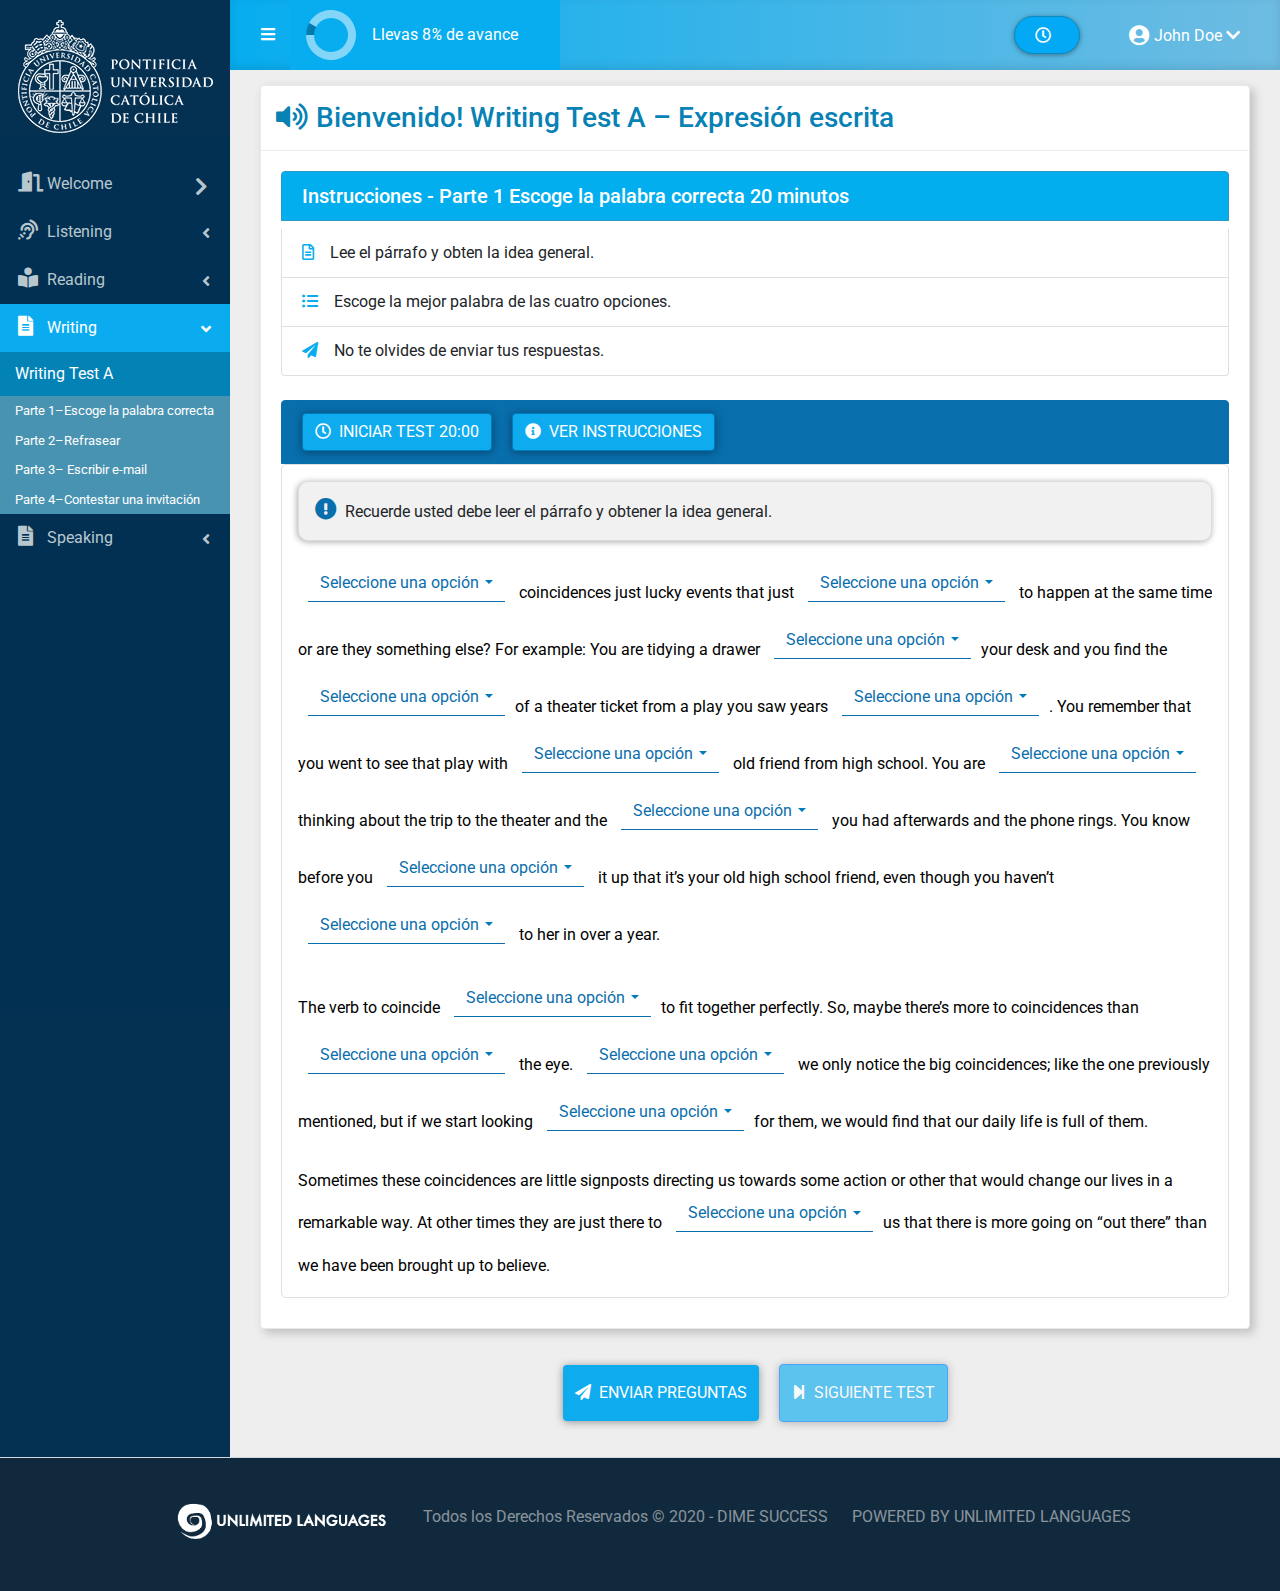
<file: writing-test-a-parte-1-expresion-escrita.html>
<!DOCTYPE html>
<html>
  <head>
    <meta charset="utf-8">
    <meta http-equiv="X-UA-Compatible" content="IE=edge">
    <title>DIME SUCCESS - Listening Test A - Parte 1 Monologo</title>
    <meta content="width=device-width, initial-scale=1, maximum-scale=1, user-scalable=no" name="viewport">
    <link rel="apple-touch-icon" sizes="57x57" href="favicon/apple-icon-57x57.png">
    <link rel="apple-touch-icon" sizes="60x60" href="favicon/apple-icon-60x60.png">
    <link rel="apple-touch-icon" sizes="72x72" href="favicon/apple-icon-72x72.png">
    <link rel="apple-touch-icon" sizes="76x76" href="favicon/apple-icon-76x76.png">
    <link rel="apple-touch-icon" sizes="114x114" href="favicon/apple-icon-114x114.png">
    <link rel="apple-touch-icon" sizes="120x120" href="favicon/apple-icon-120x120.png">
    <link rel="apple-touch-icon" sizes="144x144" href="favicon/apple-icon-144x144.png">
    <link rel="apple-touch-icon" sizes="152x152" href="favicon/apple-icon-152x152.png">
    <link rel="apple-touch-icon" sizes="180x180" href="/apple-icon-180x180.png">
    <link rel="icon" type="image/png" sizes="192x192"  href="favicon/android-icon-192x192.png">
    <link rel="icon" type="image/png" sizes="32x32" href="favicon/favicon-32x32.png">
    <link rel="icon" type="image/png" sizes="96x96" href="favicon/favicon-96x96.png">
    <link rel="icon" type="image/png" sizes="16x16" href="favicon/favicon-16x16.png">
    <link rel="manifest" href="/manifest.json">
    <meta name="msapplication-TileColor" content="#ffffff">
    <meta name="msapplication-TileImage" content="favicon/ms-icon-144x144.png">
    <meta name="theme-color" content="#ffffff">
 
    <link rel="stylesheet" href="assets/bootstrap/bootstrap.css">
    <link rel="stylesheet" href="css/bootstrap-select.min.css">
    <link rel="stylesheet" href="css/style.css?ver=44">
    <link rel="stylesheet" href="css/iconos.css">
    <link rel="stylesheet" href="assets/fontawesome/css/fontawesome-all.css">

    <!-- HTML5 Shim and Respond.js IE8 support of HTML5 elements and media queries -->
    <!-- WARNING: Respond.js doesn't work if you view the page via file:// -->
    <!--[if lt IE 9]>
    <script src="https://oss.maxcdn.com/html5shiv/3.7.3/html5shiv.min.js"></script>
    <script src="https://oss.maxcdn.com/respond/1.4.2/respond.min.js"></script>
    <![endif]-->
  </head>
  <body class="hold-transition level-skin sidebar-mini">
    <div class="wrapper">
      <header class="main-header">
        <a href="" class="logo">
          <span class="logo-mini"><img src="img/84x112_solo_logo_uc.png" alt="Isotipo" height="30"></span>
          <span class="logo-lg"><img src="img/logo-uc-195-113.png" alt="Logo"></span>
        </a>
        <nav class="navbar navbar-static-top" role="navigation">
          <a href="#" class="sidebar-toggle" data-toggle="offcanvas" role="button">
            <i class="fas fa-bars"></i>
            <span class="sr-only">Toggle navigation</span>
          </a>
          <div class="analist__cumplimiento">
            <div class="single-skillbar">
              <div class="single-skillbar-inner" id="porcentajeAvance">
                <span> Llevas <span class="skill-count-no"></span> de avance</span>
              </div>
            </div>
            
          </div>
          <div class="clock">
            <i class="far fa-clock pr-2"></i>
            <div class="countdown"></div>
          </div>
          
          <ul class="navbar-nav mr-3">
            <li id="login" class="inline-block">
              <a id="login-trigger" href="#"><i class="fas fa-user-circle" aria-hidden="true"></i>
                <span class="sesion d-none d-sm-block">&#32;John Doe &#32;<i class="fas fa-chevron-down arrow"></i></span>
              </a>
              <div id="login-content">
                <ul class="list-group list-group-flush">
                  <li class="list-group-item"><i class="far fa-clock mr-2 colorFontawesome"></i> Tiempo total del Test 2 Hrs </li>
                  <li class="list-group-item"><i class="fas fa-chart-line mr-2 colorFontawesome"></i>Porcentaje de avance</li>
                  <li class="list-group-item">
                    <div class="meter">
                      <span class="contenedorBar" style="width:50%"></span>
                      <p class="porcentaje"></p>
                    </div>
                  </li>
                </ul>
              </div>
            </li>
          </ul>
        </nav>
      </header>
      <aside class="main-sidebar">
        <section class="sidebar">
          <ul class="sidebar-menu">
            <li class="treeview">
              <a href="#">
                <i class="fas fa-door-open"></i>
                <span>Welcome</span>
                <i class="fas fa-chevron-right pull-right"></i>
              </a>
            </li>
            <li class="treeview">
              <a href="#">
                <i class="fas fa-assistive-listening-systems"></i>
                <span>Listening</span>
                <i class="fa fa-angle-left pull-right"></i>
              </a>
              <ul class="treeview-menu">
                <li><span class="bg-test">Listening Test A</span></li>
                <li><a href="#">Parte 1–Monólogo</a></li>
                <li><a href="#">Parte 2–Dialogo</a></li>
              </ul>
            </li>
            <li class="treeview">
              <a href="#">
                <i class="fas fa-book-reader"></i>
                <span>Reading</span>
                <i class="fa fa-angle-left pull-right"></i>
              </a>
              <ul class="treeview-menu">
                <li><span class="bg-test">Reading Test A</span></li>
                <li><a href="reading-test-a-parte-1-comprension-lectora.html">Parte 1 – Ciencia</a></li>
                <li><a href="#">Parte 2–Dialogo</a></li>
              </ul>
            </li>
            <li class="treeview active">
              <a href="#">
                <i class="fas fa-file-alt"></i>
                <span>Writing</span>
                <i class="fa fa-angle-left pull-right"></i>
              </a>
              <ul class="treeview-menu">
                <li><span class="bg-test">Writing Test A</span></li>
                <li><a href="#">Parte 1–Escoge la palabra correcta</a></li>
                <li><a href="#">Parte 2–Refrasear</a></li>
                <li><a href="#">Parte 3– Escribir e-mail</a></li>
                <li><a href="#">Parte 4–Contestar una invitación</a></li>
              </ul>
            </li>
            <li class="treeview">
              <a href="#">
                <i class="fas fa-file-alt"></i>
                <span>Speaking</span>
                <i class="fa fa-angle-left pull-right"></i>
              </a>
              <ul class="treeview-menu">
                <li><span class="bg-test">Speking Test A</span></li>
                <li><a href="#">Parte 1–Información personal</a></li>
                <li><a href="#">Parte 2–Tema general</a></li>
                <li><a href="#">Parte 3-Descripción de un imagen</a></li>
                <li><a href="#">Parte 4–Discurso</a></li>
              </ul>
            </li>
          </ul>
          </section><!-- /.sidebar -->
        </aside>
        <div class="content-wrapper">
          <section class="content">
            <div class="col-lg-12 marginMobile">
              <!-- Inicio  widgets-container-->
              <form method="post" action="">
              <div class="widgets-container">
                <!-- Inicio titulo Test -->
                <div class="box-header">
                  <h3 class="box-title"><i class="fas fa-volume-up d-none d-sm-inline-block mr-2"></i>Bienvenido! Writing Test A – Expresión escrita</h3>

                </div>
                <!-- Cierre titulo Test -->
                <div class="clearfix"></div>

                <!-- Inicio tabla contenedora -->
                <div id="table_dap" style="padding: 20px;">
                  <!-- Inicio tabla-responsive -->
                  <div class="table-responsive">
                    
                    <ul class="list-group mb-4">
                      <li class="list-group-item active h5">Instrucciones - Parte 1 Escoge la palabra correcta 20 minutos</li>
                      <li class="list-group-item"><i class="far fa-file-alt mr-3 colorFontawesome d-none d-sm-inline-block"></i>Lee el párrafo y obten la idea general.</li>
                      <li class="list-group-item"><i class="fas fa-list-ul mr-3 colorFontawesome d-none d-sm-inline-block"></i>Escoge la mejor palabra de las cuatro opciones.
                      </li>
                      <li class="list-group-item"><i class="fas fa-paper-plane mr-3 colorFontawesome d-none d-sm-inline-block"></i>No te olvides de enviar tus respuestas.</li>
                    </ul>
                    
                    <!-- Inicio lista test -->
                    <ul class="list-group">
                      <li class="list-group-item test active m-0">
                        <div class="instructions">
                          <a class="btn btn-primary text-uppercase iniciarTest mr-3">
                            <i class="far fa-clock pr-2"></i>Iniciar test&#32;<span id="countdown">20:00</span>
                          </a>
                          <a class="btn btn-primary text-uppercase" data-toggle="modal" data-target="#infoModal">
                            <i class="fas fa-info-circle pr-2"></i>Ver instrucciones
                          </a>
                        </div>

                        
                      </li>
                      <div class="bordeContent">

        


                        <div class="contentTetx my-3">
                          <p class="m-0"> <i class="fas fa-exclamation-circle mr-2"></i>Recuerde usted debe leer el párrafo y obtener la idea general.</p>
                        </div>
           
                        
                        <!-- Inicio Panel -->
                          <div class="selectSentence mt-4">
                            <p>
                            <select class="selectPicker show-tick" title="Seleccione una opción">
                              <option>Is</option>
                              <option>Are</option>
                              <option>Was</option>
                              <option>Those</option>
                              <option class="skip" data-icon="fas fa-step-forward">Saltar</option>
                            </select>
                                coincidences just lucky events that just
                                <select class="selectPicker show-tick" title="Seleccione una opción">
                                  <option>seem</option>
                                  <option>occur</option>
                                  <option>things</option>
                                  <option>related</option>
                                </select> to happen at the same time or are they something else?  For example: You are tidying a drawer
                                
                                <select class="selectPicker show-tick" title="Seleccione una opción">
                                  <option>by</option>
                                  <option>for</option>
                                  <option>with</option>
                                  <option>in</option>
                                </select>your desk and you find the
                                 <select class="selectPicker show-tick" title="Seleccione una opción">
                                  <option>piece</option>
                                  <option>stub</option>
                                  <option>slip</option>
                                  <option>part</option>
                                </select>of a theater ticket from a play you saw years
                                 <select class="selectPicker show-tick" title="Seleccione una opción">
                                  <option>since</option>
                                  <option>make</option>
                                  <option>for</option>
                                  <option>ago</option>
                                </select>.  You remember that you went to see that play with
                                <select class="selectPicker show-tick" title="Seleccione una opción">
                                  <option>Is</option>
                                  <option>Are</option>
                                  <option>Was</option>
                                  <option>Those</option>
                                </select> old friend from high school.  You are
                                 <select class="selectPicker show-tick" title="Seleccione una opción">
                                  <option>Is</option>
                                  <option>Are</option>
                                  <option>Was</option>
                                  <option>Those</option>
                                </select> thinking about the trip to the theater and the
                                 <select class="selectPicker show-tick" title="Seleccione una opción">
                                  <option>Is</option>
                                  <option>Are</option>
                                  <option>Was</option>
                                  <option>Those</option>
                                </select> you had afterwards and the phone rings.  You know before you
                                 <select class="selectPicker show-tick" title="Seleccione una opción">
                                  <option>Is</option>
                                  <option>Are</option>
                                  <option>Was</option>
                                  <option>Those</option>
                                </select> it up that it’s your old high school friend, even though you haven’t 
                                <select class="selectPicker show-tick" title="Seleccione una opción">
                                  <option>Is</option>
                                  <option>Are</option>
                                  <option>Was</option>
                                  <option>Those</option>
                                </select> to her in over a year.
                              </p>

                              <p>The verb to coincide
                                 <select class="selectPicker show-tick" title="Seleccione una opción">
                                <option>Is</option>
                                <option>Are</option>
                                <option>Was</option>
                                <option>Those</option>
                              </select>to fit together perfectly.  So, maybe there’s more to coincidences than
                               <select class="selectPicker show-tick" title="Seleccione una opción">
                                <option>Is</option>
                                <option>Are</option>
                                <option>Was</option>
                                <option>Those</option>
                              </select> the eye. 
                              
                              <select class="selectPicker show-tick" title="Seleccione una opción">
                                <option>Is</option>
                                <option>Are</option>
                                <option>Was</option>
                                <option>Those</option>
                              </select> we only notice the big coincidences; like the one previously mentioned, but if we start looking
                               <select class="selectPicker show-tick" title="Seleccione una opción">
                                <option>Is</option>
                                <option>Are</option>
                                <option>Was</option>
                                <option>Those</option>
                              </select>for them, we would find that our daily life is full of them.</p>

                              <p>
                                Sometimes these coincidences are little signposts directing us towards some action or other that would change our lives in a remarkable way.  At other times they are just there to 
                                <select class="selectPicker show-tick" title="Seleccione una opción">
                                  <option>Is</option>
                                  <option>Are</option>
                                  <option>Was</option>
                                  <option>Those</option>
                                </select>us that there is more going on “out there” than we have been brought up to believe.
                              </p>
                          </div>
            
                        <!-- Cierre Panel -->
                      </div>
                    </ul>
                    <!-- Cierre lista test -->
                    
                  </div>
                </div>
              </div>
              <!-- Cierre  widgets-container -->
              
              <!-- Inicio enviarPreguntas -->
              <div class="enviarPreguntas">
                <button type="submit" class="btn btn-primary text-uppercase iniciarTest mr-3 py-3">
                <i class="fas fa-paper-plane pr-2"></i>Enviar preguntas
                </button>
                <button type="submit" class="btn btn-primary text-uppercase py-3" data-toggle="modal" data-target="#infoModal" disabled>
                <i class="fas fa-step-forward pr-2"></i>Siguiente test
                </button>
              </div>

            </form>




              <!-- Cierre enviarPreguntas -->
            </div>
            <div class="clearfix"></div>
            </section><!-- /cierra section.content -->
            </div><!-- /cierra.content-wrapper -->
            <!-- Inicio footer -->
            <footer class="main-footer">
            
             
                      <a href="#" target="_blank">
                        <img class="img-fluid mr-4" src="img/powered_by_blanco.png" width="250" alt="Power By">
                      </a>
                      <p class="img-fluid mr-4 text-foot">Todos los Derechos Reservados © 2020 - DIME SUCCESS</p>
                      <p class="text-uppercase text-foot">Powered by UNLIMITED LANGUAGES</p>

             
            </footer>
            <!-- Cierre footer -->

            <!-- Inicio Modal Instrucciones-->
            <div class="modal fade" id="infoModal" tabindex="-1" role="dialog" aria-labelledby="exampleModalCenterTitle" aria-hidden="true">
              <div class="modal-dialog modal-lg" role="document">
                <div class="modal-content">
                  <div class="modal-header backgroundCeleste">
                    <h5 class="modal-title text-white" id="exampleModalLongTitle">Instrucciones - Parte 1 Escoge la palabra correcta 20 minutos</h5>
                    <button type="button" class="close text-white" data-dismiss="modal" aria-label="Close">
                    <span aria-hidden="true">&times;</span>
                    </button>
                  </div>
                  <div class="buttonMoreLess px-3">
                    <button id="down" class="agrandar mr-3">-A</button><button id="up" class="agrandar">+A</button>
                  </div>
                  <div class="modal-body">
                    <ul class="list-group list-group-flush mx-3 mb-3">
                        <li class="list-group-item"><i class="far fa-file-alt mr-3 colorFontawesome d-none d-sm-inline-block"></i>Lee el párrafo y obten la idea general.</li>
                        <li class="list-group-item"><i class="fas fa-list-ul mr-3 colorFontawesome d-none d-sm-inline-block"></i>Escoge la mejor palabra de las cuatro opciones.
                        </li>
                        <li class="list-group-item"><i class="fas fa-paper-plane mr-3 colorFontawesome d-none d-sm-inline-block"></i>No te olvides de enviar tus respuestas.</li>
                    </ul>
                  </div>
                </div>
              </div>
            </div>
            <!-- Cierre Modal Instrucciones-->

          
            
            </div>

            <!-- ./wrapper -->

            <script src="js/jquery-3.5.1.min.js"></script>
            <script src="js/popper.min.js"></script>
            <script src="js/bootstrap.min.js"></script>
            
            <script src="js/circle-progress.min.js?ver=2"></script>
            <script src="js/moment.min.js"></script>
            <script src="js/countdown.min.js"></script>
            
            <script src="js/bootstrap-select.min.js"></script>
            <script src="js/app.js?ver=8"></script>

            
          </body>
        </html>
</file>
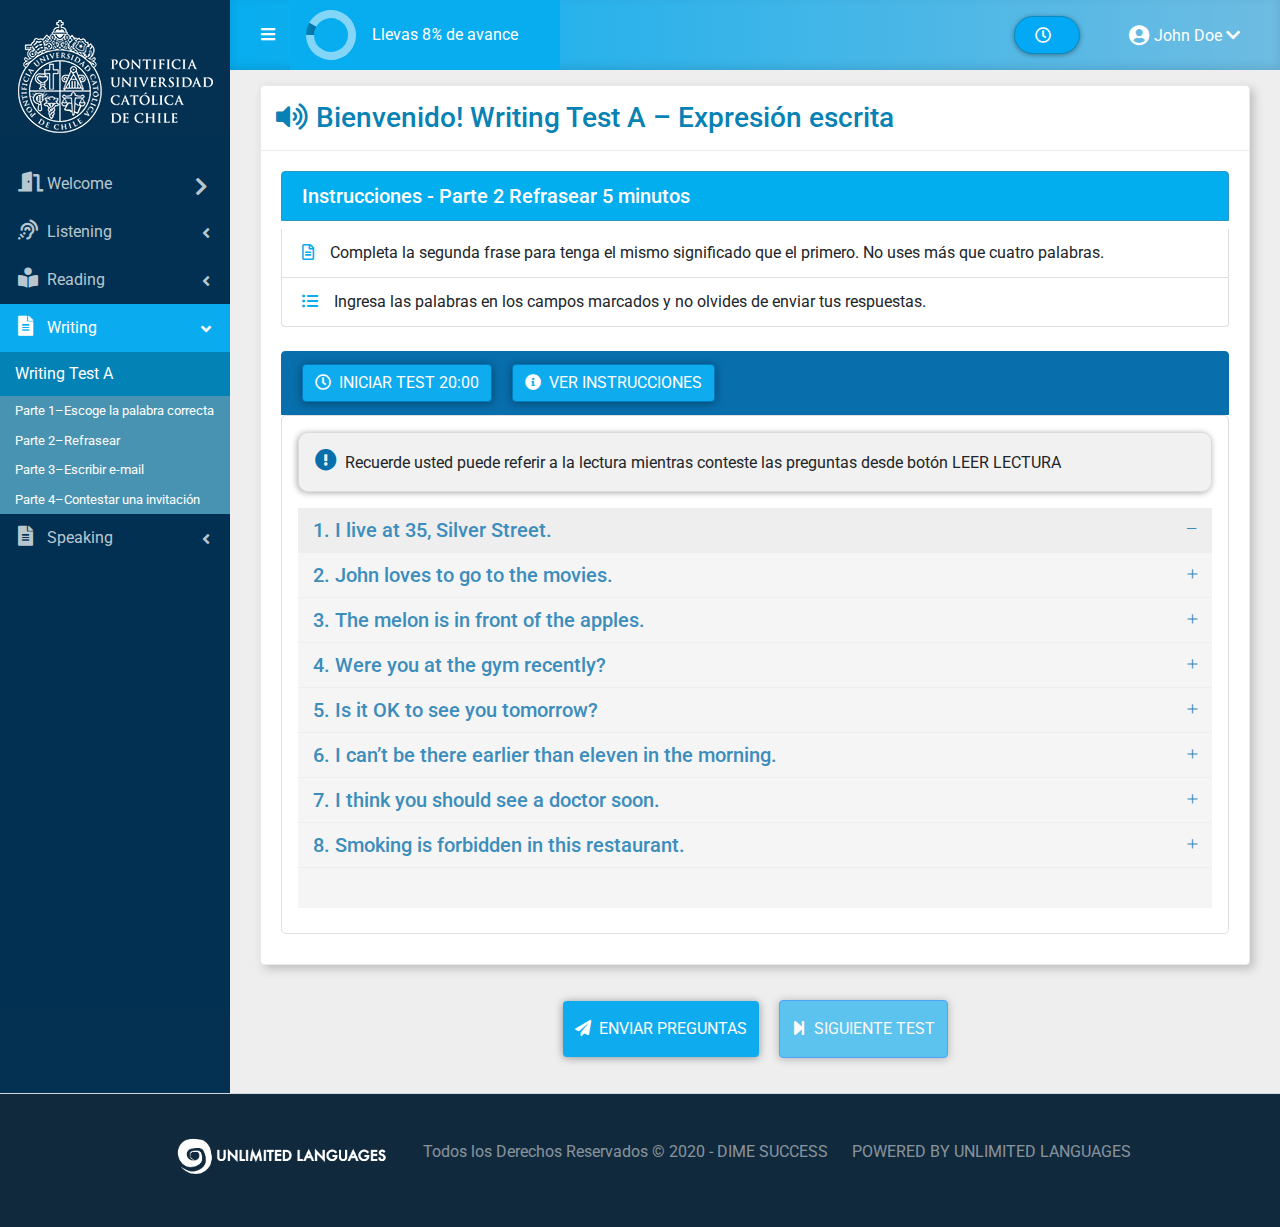
<file: writing-test-a-parte-2-refrasear.html>
<!DOCTYPE html>
<html>
  <head>
    <meta charset="utf-8">
    <meta http-equiv="X-UA-Compatible" content="IE=edge">
    <title>DIME SUCCESS - Listening Test A - Parte 1 Monologo</title>
    <meta content="width=device-width, initial-scale=1, maximum-scale=1, user-scalable=no" name="viewport">
    <link rel="apple-touch-icon" sizes="57x57" href="favicon/apple-icon-57x57.png">
    <link rel="apple-touch-icon" sizes="60x60" href="favicon/apple-icon-60x60.png">
    <link rel="apple-touch-icon" sizes="72x72" href="favicon/apple-icon-72x72.png">
    <link rel="apple-touch-icon" sizes="76x76" href="favicon/apple-icon-76x76.png">
    <link rel="apple-touch-icon" sizes="114x114" href="favicon/apple-icon-114x114.png">
    <link rel="apple-touch-icon" sizes="120x120" href="favicon/apple-icon-120x120.png">
    <link rel="apple-touch-icon" sizes="144x144" href="favicon/apple-icon-144x144.png">
    <link rel="apple-touch-icon" sizes="152x152" href="favicon/apple-icon-152x152.png">
    <link rel="apple-touch-icon" sizes="180x180" href="/apple-icon-180x180.png">
    <link rel="icon" type="image/png" sizes="192x192"  href="favicon/android-icon-192x192.png">
    <link rel="icon" type="image/png" sizes="32x32" href="favicon/favicon-32x32.png">
    <link rel="icon" type="image/png" sizes="96x96" href="favicon/favicon-96x96.png">
    <link rel="icon" type="image/png" sizes="16x16" href="favicon/favicon-16x16.png">
    <link rel="manifest" href="/manifest.json">
    <meta name="msapplication-TileColor" content="#ffffff">
    <meta name="msapplication-TileImage" content="favicon/ms-icon-144x144.png">
    <meta name="theme-color" content="#ffffff">

    <link rel="stylesheet" href="assets/bootstrap/bootstrap.css">
    <link rel="stylesheet" href="css/style.css?ver=44">
    <link rel="stylesheet" href="css/iconos.css">
    <link rel="stylesheet" href="assets/fontawesome/css/fontawesome-all.css">


    <!-- HTML5 Shim and Respond.js IE8 support of HTML5 elements and media queries -->
    <!-- WARNING: Respond.js doesn't work if you view the page via file:// -->
    <!--[if lt IE 9]>
    <script src="https://oss.maxcdn.com/html5shiv/3.7.3/html5shiv.min.js"></script>
    <script src="https://oss.maxcdn.com/respond/1.4.2/respond.min.js"></script>
    <![endif]-->
  </head>
  <body class="hold-transition level-skin sidebar-mini">
    <div class="wrapper">
      <header class="main-header">
        <a href="" class="logo">
          <span class="logo-mini"><img src="img/84x112_solo_logo_uc.png" alt="Isotipo" height="30"></span>
          <span class="logo-lg"><img src="img/logo-uc-195-113.png" alt="Logo"></span>
        </a>
        <nav class="navbar navbar-static-top" role="navigation">
          <a href="#" class="sidebar-toggle" data-toggle="offcanvas" role="button">
            <i class="fas fa-bars"></i>
            <span class="sr-only">Toggle navigation</span>
          </a>
          <div class="analist__cumplimiento">
            <div class="single-skillbar">
              <div class="single-skillbar-inner" id="porcentajeAvance">
                <span> Llevas <span class="skill-count-no"></span> de avance</span>
              </div>
            </div>
            
          </div>
          <div class="clock">
            <i class="far fa-clock pr-2"></i>
            <div class="countdown"></div>
          </div>
          
          <ul class="navbar-nav mr-3">
            <li id="login" class="inline-block">
              <a id="login-trigger" href="#"><i class="fas fa-user-circle" aria-hidden="true"></i>
                <span class="sesion d-none d-sm-block">&#32;John Doe &#32;<i class="fas fa-chevron-down arrow"></i></span>
              </a>
              <div id="login-content">
                <ul class="list-group list-group-flush">
                  <li class="list-group-item"><i class="far fa-clock mr-2 colorFontawesome"></i> Tiempo total del Test 2 Hrs </li>
                  <li class="list-group-item"><i class="fas fa-chart-line mr-2 colorFontawesome"></i>Porcentaje de avance</li>
                  <li class="list-group-item">
                    <div class="meter">
                      <span class="contenedorBar" style="width:50%"></span>
                      <p class="porcentaje"></p>
                    </div>
                  </li>
                </ul>
              </div>
            </li>
          </ul>
        </nav>
      </header>
      <aside class="main-sidebar">
        <section class="sidebar">
          <ul class="sidebar-menu">
            <li class="treeview">
              <a href="#">
                <i class="fas fa-door-open"></i>
                <span>Welcome</span>
                <i class="fas fa-chevron-right pull-right"></i>
              </a>
            </li>
            <li class="treeview">
              <a href="#">
                <i class="fas fa-assistive-listening-systems"></i>
                <span>Listening</span>
                <i class="fa fa-angle-left pull-right"></i>
              </a>
              <ul class="treeview-menu">
                <li><span class="bg-test">Listening Test A</span></li>
                <li><a href="#">Parte 1 – Monólogo</a></li>
                <li><a href="#">Parte 2 – Dialogo</a></li>
              </ul>
            </li>
            <li class="treeview">
              <a href="#">
                <i class="fas fa-book-reader"></i>
                <span>Reading</span>
                <i class="fa fa-angle-left pull-right"></i>
              </a>
              <ul class="treeview-menu">
                <li><span class="bg-test">Reading Test A</span></li>
                <li><a href="reading-test-a-parte-1-comprension-lectora.html">Parte 1 – Ciencia</a></li>
                <li><a href="#">Parte 2 – Dialogo</a></li>
              </ul>
            </li>
            <li class="treeview active">
              <a href="#">
                <i class="fas fa-file-alt"></i>
                <span>Writing</span>
                <i class="fa fa-angle-left pull-right"></i>
              </a>
              <ul class="treeview-menu">
                <li><span class="bg-test">Writing Test A</span></li>
                <li><a href="#">Parte 1–Escoge la palabra correcta</a></li>
                <li><a href="#">Parte 2–Refrasear</a></li>
                <li><a href="#">Parte 3–Escribir e-mail</a></li>
                <li><a href="#">Parte 4–Contestar una invitación</a></li>
              </ul>
            </li>
            <li class="treeview">
              <a href="#">
                <i class="fas fa-file-alt"></i>
                <span>Speaking</span>
                <i class="fa fa-angle-left pull-right"></i>
              </a>
              <ul class="treeview-menu">
                <li><span class="bg-test">Speking Test A</span></li>
                <li><a href="#">Parte 1–Información personal</a></li>
                <li><a href="#">Parte 2–Tema general</a></li>
                <li><a href="#">Parte 3–Descripción de un imagen</a></li>
                <li><a href="#">Parte 4–Discurso</a></li>
              </ul>
            </li>
          </ul>
          </section><!-- /.sidebar -->
        </aside>
        <div class="content-wrapper">
          <section class="content">
            <div class="col-lg-12 marginMobile">
            <form method="post" action="">
              <!-- Inicio  widgets-container-->
              <div class="widgets-container">
                <!-- Inicio titulo Test -->
                <div class="box-header">
                  <h3 class="box-title"><i class="fas fa-volume-up d-none d-sm-inline-block mr-2"></i>Bienvenido! Writing Test A – Expresión escrita</h3>

                </div>
                <!-- Cierre titulo Test -->
                <div class="clearfix"></div>

                <!-- Inicio tabla contenedora -->
                <div id="table_dap" style="padding: 20px;">
                  <!-- Inicio tabla-responsive -->
                  <div class="table-responsive">
                    
                    <ul class="list-group mb-4">
                      <li class="list-group-item active h5">Instrucciones - Parte 2 Refrasear 5 minutos</li>
                      <li class="list-group-item"><i class="far fa-file-alt mr-3 colorFontawesome d-none d-sm-inline-block"></i>Completa la segunda frase para tenga el mismo significado que el primero.  No uses más que cuatro palabras.</li>
                      <li class="list-group-item"><i class="fas fa-list-ul mr-3 colorFontawesome d-none d-sm-inline-block"></i>Ingresa las palabras en los campos marcados y no olvides de enviar tus respuestas.
                      </li>
                    </ul>
                    
                    <!-- Inicio lista test -->
                    <ul class="list-group">
                      <li class="list-group-item test active m-0">
                        <div class="instructions">
                          <a class="btn btn-primary text-uppercase iniciarTest mr-3">
                            <i class="far fa-clock pr-2"></i>Iniciar test&#32;<span id="countdown">20:00</span>
                          </a>
                          <a class="btn btn-primary text-uppercase" data-toggle="modal" data-target="#infoModal">
                            <i class="fas fa-info-circle pr-2"></i>Ver instrucciones
                          </a>
                        </div>

                        
                      </li>
                      <div class="bordeContent">

                 

                        <div class="contentTetx my-3">
                          <p class="m-0"> <i class="fas fa-exclamation-circle mr-2"></i>Recuerde usted puede referir a la lectura mientras conteste las preguntas desde botón LEER LECTURA</p>
                        </div>
                        
                        <!-- Inicio Panel -->
                        <div class="panel-group" id="accordion" role="tablist" aria-multiselectable="true">
                          <div class="scrollbar" id="style-6">
                            <div class="force-overflow">
                              <div class="panel panel-default">
                                <div class="panel-heading" role="tab" id="headingOne">
                                  <h4 class="panel-title m-0 h5">
                                  <a role="button" data-toggle="collapse" data-parent="#accordion" href="#collapseOne" aria-expanded="true" aria-controls="collapseOne">
                                    1. I live at 35, Silver Street.
                                  </a>
                                  </h4>
                                </div>
                                <div id="collapseOne" class="panel-collapse collapse in" role="tabpanel" aria-labelledby="headingOne">
                                  <div class="buttonNextQuestion px-3">
                                    <button class="questionNext mr-3"><i class="fas fa-step-forward mr-2"></i> Saltar pregunta</button>
                                  </div>
                                  <div class="panel-body p-0 p-md-3">

                                      <div class="contentRefrasear">
                                          <div class="inputContentRefrasear">
                                            <p>My<input type="text" placeholder="Ingrese la palabra">35, Silver Street.</p>
                                          </div>
                                      </div>


                 
                                  </div>
                                </div>
                              </div>
                              <div class="panel panel-default">
                                <div class="panel-heading" role="tab" id="headingTwo">
                                  <h4 class="panel-title m-0 h5">
                                  <a class="collapsed" role="button" data-toggle="collapse" data-parent="#accordion" href="#collapseTwo" aria-expanded="false" aria-controls="collapseTwo">
                                   2. John loves to go to the movies.
                                  </a>
                                  </h4>
                                </div>
                                <div id="collapseTwo" class="panel-collapse collapse" role="tabpanel" aria-labelledby="headingTwo">
                                  <div class="buttonNextQuestion px-3">
                                    <button class="questionNext mr-3"><i class="fas fa-step-forward mr-2"></i> Saltar pregunta</button>
                                  </div>
                                  <div class="panel-body p-0 p-md-3">
                                      <div class="contentRefrasear">
                                          <div class="inputContentRefrasear">
                                            <p>John enjoys
                                              <input type="text" placeholder="Ingrese la palabra">movies.
                                            </p>
                                          </div>
                                      </div>
                                  </div>
                                </div>
                              </div>
                              <div class="panel panel-default">
                                <div class="panel-heading" role="tab" id="headingThree">
                                  <h4 class="panel-title m-0 h5">
                                  <a class="collapsed" role="button" data-toggle="collapse" data-parent="#accordion" href="#collapseThree" aria-expanded="false" aria-controls="collapseThree">
                                   3. The melon is in front of the apples.
                                  </a>
                                  </h4>
                                </div>
                                <div id="collapseThree" class="panel-collapse collapse" role="tabpanel" aria-labelledby="headingThree">
                                  <div class="panel-body p-3">
                                    Anim pariatur cliche reprehenderit, enim eiusmod high life accusamus terry richardson ad squid. 3 wolf moon officia aute, non cupidatat skateboard dolor brunch. Food truck quinoa nesciunt laborum eiusmod. Brunch 3 wolf moon tempor, sunt aliqua put a bird
                                    on it squid single-origin coffee nulla assumenda shoreditch et. Nihil anim keffiyeh helvetica, craft beer labore wes anderson cred nesciunt sapiente ea proident. Ad vegan excepteur butcher vice lomo. Leggings occaecat craft beer farm-to-table,
                                    raw denim aesthetic synth nesciunt you probably haven't heard of them accusamus labore sustainable VHS.
                                  </div>
                                </div>
                              </div>
                              <div class="panel panel-default">
                                <div class="panel-heading" role="tab" id="headingThree">
                                  <h4 class="panel-title m-0 h5">
                                  <a class="collapsed" role="button" data-toggle="collapse" data-parent="#accordion" href="#collapseFour" aria-expanded="false" aria-controls="collapseThree">
                                    4. Were you at the gym recently?
                                  </a>
                                  </h4>
                                </div>
                                <div id="collapseFour" class="panel-collapse collapse" role="tabpanel" aria-labelledby="headingFour">
                                  <div class="panel-body p-3">
                                    Anim pariatur cliche reprehenderit, enim eiusmod high life accusamus terry richardson ad squid. 3 wolf moon officia aute, non cupidatat skateboard dolor brunch. Food truck quinoa nesciunt laborum eiusmod. Brunch 3 wolf moon tempor, sunt aliqua put a bird
                                    on it squid single-origin coffee nulla assumenda shoreditch et. Nihil anim keffiyeh helvetica, craft beer labore wes anderson cred nesciunt sapiente ea proident. Ad vegan excepteur butcher vice lomo. Leggings occaecat craft beer farm-to-table,
                                    raw denim aesthetic synth nesciunt you probably haven't heard of them accusamus labore sustainable VHS.
                                  </div>
                                </div>
                              </div>
                              <div class="panel panel-default">
                                <div class="panel-heading" role="tab" id="headingFive">
                                  <h4 class="panel-title m-0 h5">
                                  <a class="collapsed" role="button" data-toggle="collapse" data-parent="#accordion" href="#collapseFive" aria-expanded="false" aria-controls="collapseThree">
                                    5. Is it OK to see you tomorrow?
                                  </a>
                                  </h4>
                                </div>
                                <div id="collapseFive" class="panel-collapse collapse" role="tabpanel" aria-labelledby="headingFive">
                                  <div class="panel-body p-3">
                                    Anim pariatur cliche reprehenderit, enim eiusmod high life accusamus terry richardson ad squid. 3 wolf moon officia aute, non cupidatat skateboard dolor brunch. Food truck quinoa nesciunt laborum eiusmod. Brunch 3 wolf moon tempor, sunt aliqua put a bird
                                    on it squid single-origin coffee nulla assumenda shoreditch et. Nihil anim keffiyeh helvetica, craft beer labore wes anderson cred nesciunt sapiente ea proident. Ad vegan excepteur butcher vice lomo. Leggings occaecat craft beer farm-to-table,
                                    raw denim aesthetic synth nesciunt you probably haven't heard of them accusamus labore sustainable VHS.
                                  </div>
                                </div>
                              </div>
                              <div class="panel panel-default">
                                <div class="panel-heading" role="tab" id="headingSix">
                                  <h4 class="panel-title m-0 h5">
                                  <a class="collapsed" role="button" data-toggle="collapse" data-parent="#accordion" href="#collapseSix" aria-expanded="false" aria-controls="collapseThree">
                                    6. I can’t be there earlier than eleven in the morning.
                                  </a>
                                  </h4>
                                </div>
                                <div id="collapseSix" class="panel-collapse collapse" role="tabpanel" aria-labelledby="headingSix">
                                  <div class="panel-body p-3">
                                    Anim pariatur cliche reprehenderit, enim eiusmod high life accusamus terry richardson ad squid. 3 wolf moon officia aute, non cupidatat skateboard dolor brunch. Food truck quinoa nesciunt laborum eiusmod. Brunch 3 wolf moon tempor, sunt aliqua put a bird
                                    on it squid single-origin coffee nulla assumenda shoreditch et. Nihil anim keffiyeh helvetica, craft beer labore wes anderson cred nesciunt sapiente ea proident. Ad vegan excepteur butcher vice lomo. Leggings occaecat craft beer farm-to-table,
                                    raw denim aesthetic synth nesciunt you probably haven't heard of them accusamus labore sustainable VHS.
                                  </div>
                                </div>
                              </div>
                              <div class="panel panel-default">
                                <div class="panel-heading" role="tab" id="headingSeven">
                                  <h4 class="panel-title m-0 h5">
                                  <a class="collapsed" role="button" data-toggle="collapse" data-parent="#accordion" href="#collapseSeven" aria-expanded="false" aria-controls="collapseThree">
                                    7. I think you should see a doctor soon.
                                  </a>
                                  </h4>
                                </div>
                                <div id="collapseSeven" class="panel-collapse collapse" role="tabpanel" aria-labelledby="headingSeven">
                                  <div class="panel-body p-3">
                                    Anim pariatur cliche reprehenderit, enim eiusmod high life accusamus terry richardson ad squid. 3 wolf moon officia aute, non cupidatat skateboard dolor brunch. Food truck quinoa nesciunt laborum eiusmod. Brunch 3 wolf moon tempor, sunt aliqua put a bird
                                    on it squid single-origin coffee nulla assumenda shoreditch et. Nihil anim keffiyeh helvetica, craft beer labore wes anderson cred nesciunt sapiente ea proident. Ad vegan excepteur butcher vice lomo. Leggings occaecat craft beer farm-to-table,
                                    raw denim aesthetic synth nesciunt you probably haven't heard of them accusamus labore sustainable VHS.
                                  </div>
                                </div>
                              </div>
                              <div class="panel panel-default">
                                <div class="panel-heading" role="tab" id="headingEight">
                                  <h4 class="panel-title m-0 h5">
                                  <a class="collapsed" role="button" data-toggle="collapse" data-parent="#accordion" href="#collapseEight" aria-expanded="false" aria-controls="collapseEight">
                                    8. Smoking is forbidden in this restaurant.
                                  </a>
                                  </h4>
                                </div>
                                <div id="collapseEight" class="panel-collapse collapse" role="tabpanel" aria-labelledby="headingEight">
                                  <div class="panel-body p-3">
                                    Anim pariatur cliche reprehenderit, enim eiusmod high life accusamus terry richardson ad squid. 3 wolf moon officia aute, non cupidatat skateboard dolor brunch. Food truck quinoa nesciunt laborum eiusmod. Brunch 3 wolf moon tempor, sunt aliqua put a bird
                                    on it squid single-origin coffee nulla assumenda shoreditch et. Nihil anim keffiyeh helvetica, craft beer labore wes anderson cred nesciunt sapiente ea proident. Ad vegan excepteur butcher vice lomo. Leggings occaecat craft beer farm-to-table,
                                    raw denim aesthetic synth nesciunt you probably haven't heard of them accusamus labore sustainable VHS.
                                  </div>
                                </div>
                              </div>
                            </div>
                          </div>
                          
                        </div>
                        
                        <!-- Cierre Panel -->
                      </div>
                    </ul>
                    <!-- Cierre lista test -->
                    
                  </div>
                </div>
              </div>
              <!-- Cierre  widgets-container -->
              
              <!-- Inicio enviarPreguntas -->
              <div class="enviarPreguntas">
                <button type="submit" class="btn btn-primary text-uppercase iniciarTest mr-3 py-3">
                <i class="fas fa-paper-plane pr-2"></i>Enviar preguntas
                </button>
                <button type="submit" class="btn btn-primary text-uppercase py-3" data-toggle="modal" data-target="#infoModal" disabled>
                <i class="fas fa-step-forward pr-2"></i>Siguiente test
                </button>
              </div>
              <!-- Cierre enviarPreguntas -->
            </form>

            </div>
            <div class="clearfix"></div>
            </section><!-- /cierra section.content -->
            </div><!-- /cierra.content-wrapper -->
            <!-- Inicio footer -->
            <footer class="main-footer">
            
             
                      <a href="#" target="_blank">
                        <img class="img-fluid mr-4" src="img/powered_by_blanco.png" width="250" alt="Power By">
                      </a>
                      <p class="img-fluid mr-4 text-foot">Todos los Derechos Reservados © 2020 - DIME SUCCESS</p>
                      <p class="text-uppercase text-foot">Powered by UNLIMITED LANGUAGES</p>

             
            </footer>
            <!-- Cierre footer -->

            <!-- Inicio Modal Instrucciones-->
            <div class="modal fade" id="infoModal" tabindex="-1" role="dialog" aria-labelledby="exampleModalCenterTitle" aria-hidden="true">
              <div class="modal-dialog modal-lg" role="document">
                <div class="modal-content">
                  <div class="modal-header backgroundCeleste">
                    <h5 class="modal-title text-white" id="exampleModalLongTitle">Instrucciones - Parte 1 Monólogo tiempo de duración 30 minutos</h5>
                    <button type="button" class="close text-white" data-dismiss="modal" aria-label="Close">
                    <span aria-hidden="true">&times;</span>
                    </button>
                  </div>
                  <div class="buttonMoreLess px-3">
                    <button id="down" class="agrandar mr-3">-A</button><button id="up" class="agrandar">+A</button>
                  </div>
                  <div class="modal-body">
                    <ul class="list-group list-group-flush mx-3 mb-3">
                        <li class="list-group-item"><i class="far fa-file-alt mr-3 colorFontawesome d-none d-sm-inline-block"></i>Completa la segunda frase para tenga el mismo significado que el primero.  No uses más que cuatro palabras.</li>
                        <li class="list-group-item"><i class="fas fa-list-ul mr-3 colorFontawesome d-none d-sm-inline-block"></i>Ingresa las palabras en los campos marcado y no olvides de enviar tus respuestas.
                        </li>
                    </ul>
                  </div>
                </div>
              </div>
            </div>
            <!-- Cierre Modal Instrucciones-->

            
            </div>
            <!-- ./wrapper -->
            <script src="js/jquery-3.5.1.min.js"></script>
            <script src="js/popper.min.js"></script>
            <script src="js/bootstrap.min.js"></script>

            <script src="js/circle-progress.min.js?ver=2"></script>
            <script src="js/moment.min.js"></script>
            <script src="js/countdown.min.js"></script>

            <script src="js/bootstrap-select.min.js"></script>
            <script src="js/app.js?ver=8"></script>
      
            
          </body>
        </html>
</file>
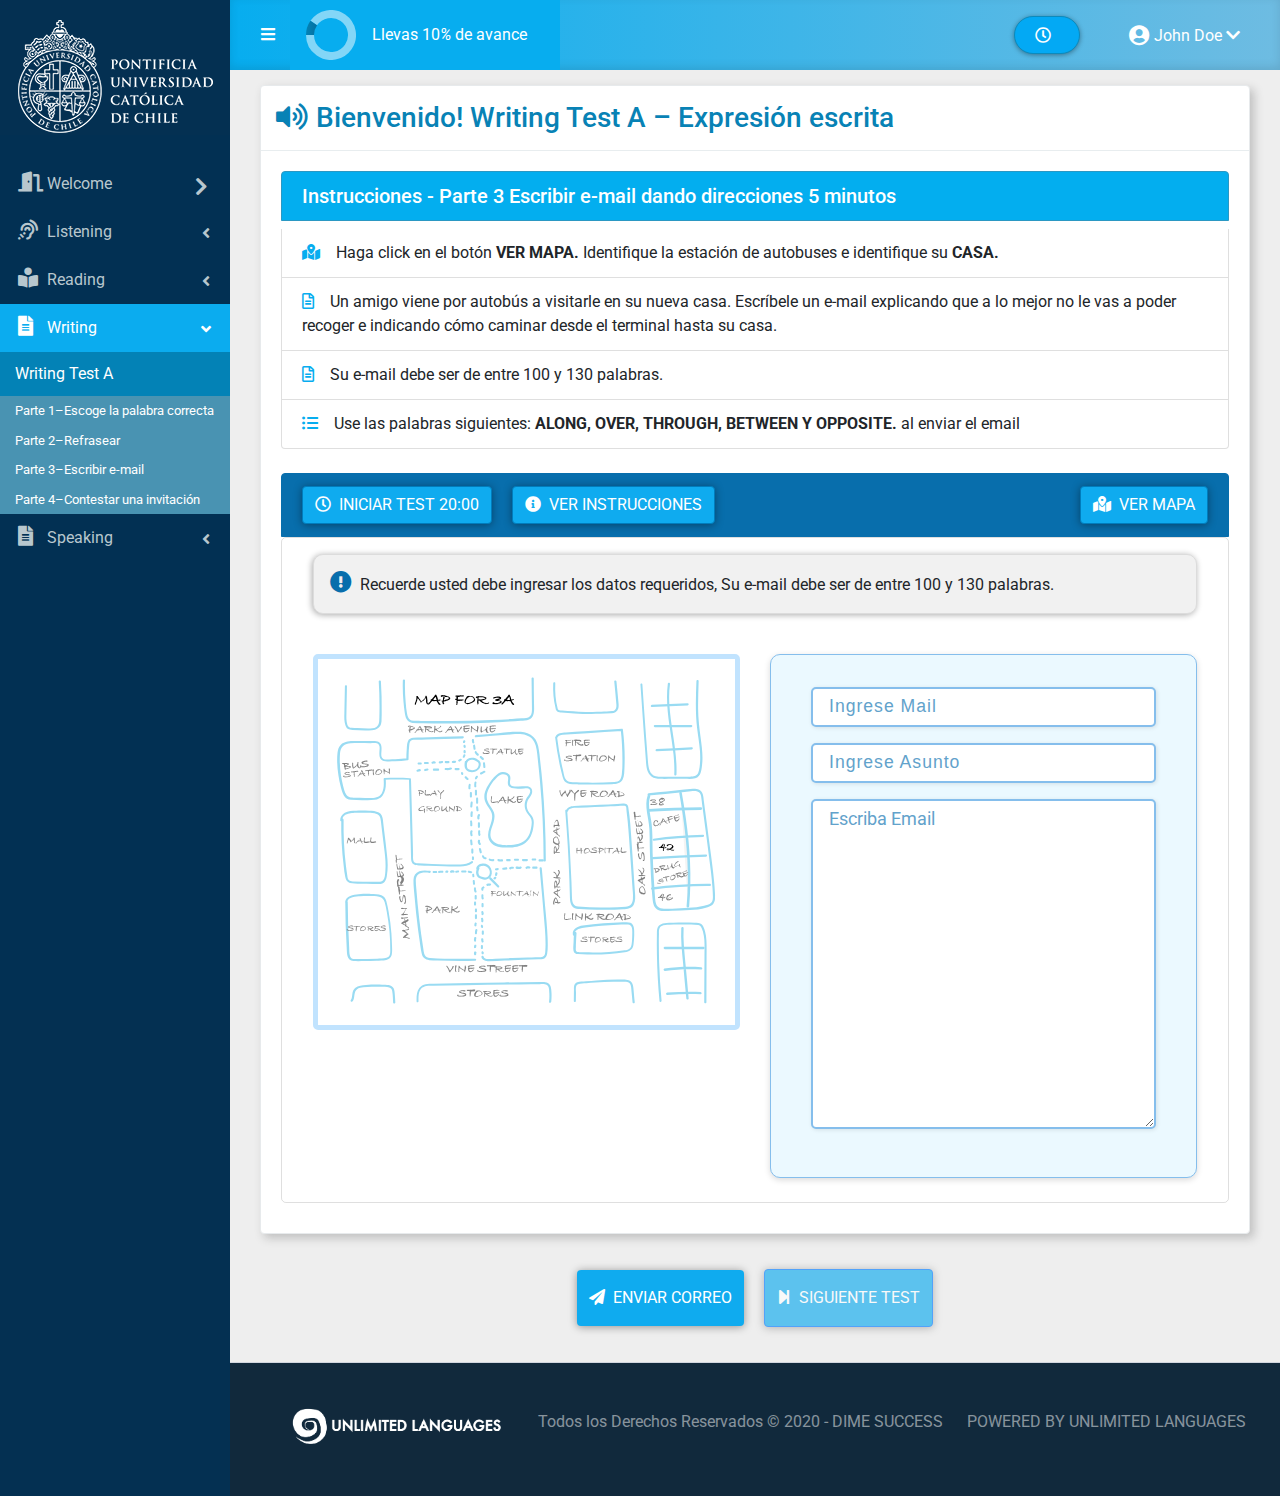
<file: writing-test-a-parte-3-escribir-mail.html>
<!DOCTYPE html>
<html>
  <head>
    <meta charset="utf-8">
    <meta http-equiv="X-UA-Compatible" content="IE=edge">
    <title>DIME SUCCESS - Listening Test A - Parte 1 Monologo</title>
    <meta content="width=device-width, initial-scale=1, maximum-scale=1, user-scalable=no" name="viewport">
    <link rel="apple-touch-icon" sizes="57x57" href="favicon/apple-icon-57x57.png">
    <link rel="apple-touch-icon" sizes="60x60" href="favicon/apple-icon-60x60.png">
    <link rel="apple-touch-icon" sizes="72x72" href="favicon/apple-icon-72x72.png">
    <link rel="apple-touch-icon" sizes="76x76" href="favicon/apple-icon-76x76.png">
    <link rel="apple-touch-icon" sizes="114x114" href="favicon/apple-icon-114x114.png">
    <link rel="apple-touch-icon" sizes="120x120" href="favicon/apple-icon-120x120.png">
    <link rel="apple-touch-icon" sizes="144x144" href="favicon/apple-icon-144x144.png">
    <link rel="apple-touch-icon" sizes="152x152" href="favicon/apple-icon-152x152.png">
    <link rel="apple-touch-icon" sizes="180x180" href="/apple-icon-180x180.png">
    <link rel="icon" type="image/png" sizes="192x192"  href="favicon/android-icon-192x192.png">
    <link rel="icon" type="image/png" sizes="32x32" href="favicon/favicon-32x32.png">
    <link rel="icon" type="image/png" sizes="96x96" href="favicon/favicon-96x96.png">
    <link rel="icon" type="image/png" sizes="16x16" href="favicon/favicon-16x16.png">
    <link rel="manifest" href="/manifest.json">
    <meta name="msapplication-TileColor" content="#ffffff">
    <meta name="msapplication-TileImage" content="favicon/ms-icon-144x144.png">
    <meta name="theme-color" content="#ffffff">
    <link rel="stylesheet" href="assets/bootstrap/bootstrap.css">
    <link rel="stylesheet" href="css/style.css?ver=44">
    <link rel="stylesheet" href="css/iconos.css">
    <link rel="stylesheet" href="assets/fontawesome/css/fontawesome-all.css">
    <!-- HTML5 Shim and Respond.js IE8 support of HTML5 elements and media queries -->
    <!-- WARNING: Respond.js doesn't work if you view the page via file:// -->
    <!--[if lt IE 9]>
    <script src="https://oss.maxcdn.com/html5shiv/3.7.3/html5shiv.min.js"></script>
    <script src="https://oss.maxcdn.com/respond/1.4.2/respond.min.js"></script>
    <![endif]-->
  </head>
  <body class="hold-transition level-skin sidebar-mini">
    <div class="wrapper">
      <header class="main-header">
        <a href="" class="logo">
          <span class="logo-mini"><img src="img/84x112_solo_logo_uc.png" alt="Isotipo" height="30"></span>
          <span class="logo-lg"><img src="img/logo-uc-195-113.png" alt="Logo"></span>
        </a>
        <nav class="navbar navbar-static-top" role="navigation">
          <a href="#" class="sidebar-toggle" data-toggle="offcanvas" role="button">
            <i class="fas fa-bars"></i>
            <span class="sr-only">Toggle navigation</span>
          </a>
          <div class="analist__cumplimiento">
            <div class="single-skillbar">
              <div class="single-skillbar-inner" id="porcentajeAvance">
                <span> Llevas <span class="skill-count-no"></span> de avance</span>
              </div>
            </div>
            
          </div>
          <div class="clock">
            <i class="far fa-clock pr-2"></i>
            <div class="countdown"></div>
          </div>
          
          <ul class="navbar-nav mr-3">
            <li id="login" class="inline-block">
              <a id="login-trigger" href="#"><i class="fas fa-user-circle" aria-hidden="true"></i>
                <span class="sesion d-none d-sm-block">&#32;John Doe &#32;<i class="fas fa-chevron-down arrow"></i></span>
              </a>
              <div id="login-content">
                <ul class="list-group list-group-flush">
                  <li class="list-group-item"><i class="far fa-clock mr-2 colorFontawesome"></i> Tiempo total del Test 2 Hrs </li>
                  <li class="list-group-item"><i class="fas fa-chart-line mr-2 colorFontawesome"></i>Porcentaje de avance</li>
                  <li class="list-group-item">
                    <div class="meter">
                      <span class="contenedorBar" style="width:50%"></span>
                      <p class="porcentaje"></p>
                    </div>
                  </li>
                </ul>
              </div>
            </li>
          </ul>
        </nav>
      </header>
      <aside class="main-sidebar">
        <section class="sidebar">
          <ul class="sidebar-menu">
            <li class="treeview">
              <a href="#">
                <i class="fas fa-door-open"></i>
                <span>Welcome</span>
                <i class="fas fa-chevron-right pull-right"></i>
              </a>
            </li>
            <li class="treeview">
              <a href="#">
                <i class="fas fa-assistive-listening-systems"></i>
                <span>Listening</span>
                <i class="fa fa-angle-left pull-right"></i>
              </a>
              <ul class="treeview-menu">
                <li><span class="bg-test">Listening Test A</span></li>
                <li><a href="#">Parte 1 – Monólogo</a></li>
                <li><a href="#">Parte 2 – Dialogo</a></li>
              </ul>
            </li>
            <li class="treeview">
              <a href="#">
                <i class="fas fa-book-reader"></i>
                <span>Reading</span>
                <i class="fa fa-angle-left pull-right"></i>
              </a>
              <ul class="treeview-menu">
                <li><span class="bg-test">Reading Test A</span></li>
                <li><a href="reading-test-a-parte-1-comprension-lectora.html">Parte 1 – Ciencia</a></li>
                <li><a href="#">Parte 2 – Dialogo</a></li>
              </ul>
            </li>
            <li class="treeview active">
              <a href="#">
                <i class="fas fa-file-alt"></i>
                <span>Writing</span>
                <i class="fa fa-angle-left pull-right"></i>
              </a>
              <ul class="treeview-menu">
                <li><span class="bg-test">Writing Test A</span></li>
                <li><a href="#">Parte 1–Escoge la palabra correcta</a></li>
                <li><a href="#">Parte 2–Refrasear</a></li>
                <li><a href="#">Parte 3–Escribir e-mail</a></li>
                <li><a href="#">Parte 4–Contestar una invitación</a></li>
              </ul>
            </li>
            <li class="treeview">
              <a href="#">
                <i class="fas fa-file-alt"></i>
                <span>Speaking</span>
                <i class="fa fa-angle-left pull-right"></i>
              </a>
              <ul class="treeview-menu">
                <li><span class="bg-test">Speking Test A</span></li>
                <li><a href="#">Parte 1–Información personal</a></li>
                <li><a href="#">Parte 2–Tema general</a></li>
                <li><a href="#">Parte 3–Descripción de un imagen</a></li>
                <li><a href="#">Parte 4–Discurso</a></li>
              </ul>
            </li>
          </ul>
          </section><!-- /.sidebar -->
        </aside>
        <div class="content-wrapper">
          <section class="content">
            <div class="col-lg-12 marginMobile">
              <form method="post" action="">
                <!-- Inicio  widgets-container-->
                <div class="widgets-container">
                  <!-- Inicio titulo Test -->
                  <div class="box-header">
                    <h3 class="box-title"><i class="fas fa-volume-up d-none d-sm-inline-block mr-2"></i>Bienvenido! Writing Test A – Expresión escrita</h3>
                  </div>
                  <!-- Cierre titulo Test -->
                  <div class="clearfix"></div>
                  <!-- Inicio tabla contenedora -->
                  <div id="table_dap" style="padding: 20px;">
                    <!-- Inicio tabla-responsive -->
                    <div class="table-responsive">
                      
                      <ul class="list-group mb-4">
                        <li class="list-group-item active h5">Instrucciones - Parte 3 Escribir e-mail dando direcciones 5 minutos</li>
                        <li class="list-group-item"><i class="fas fa-map-marked-alt mr-3 colorFontawesome d-none d-sm-inline-block"></i>Haga click en el botón <span class="font-weight-bold">VER MAPA.</span> Identifique la estación de autobuses e identifique su <span class="font-weight-bold text-uppercase">casa.</span></li>
                        <li class="list-group-item"><i class="far fa-file-alt mr-3 colorFontawesome d-none d-sm-inline-block"></i>Un amigo viene por autobús a visitarle en su nueva casa.  Escríbele un e-mail explicando que a lo mejor no le vas a poder recoger e indicando cómo caminar desde el terminal hasta su casa.</li>
                        <li class="list-group-item"><i class="far fa-file-alt mr-3 colorFontawesome d-none d-sm-inline-block"></i>Su e-mail debe ser de entre 100 y 130 palabras.</li>
                        <li class="list-group-item"><i class="fas fa-list-ul mr-3 colorFontawesome d-none d-sm-inline-block"></i>Use las palabras siguientes: <span class="font-weight-bold text-uppercase">along, over, through, between y opposite.</span> al enviar el email</li>
                        
                      </ul>
                      
                      <!-- Inicio lista test -->
                      <ul class="list-group">
                        <li class="list-group-item test active m-0">
                          <div class="instructions">
                            <a class="btn btn-primary text-uppercase iniciarTest mr-3">
                              <i class="far fa-clock pr-2"></i>Iniciar test&#32;<span id="countdown">20:00</span>
                            </a>
                            <a class="btn btn-primary text-uppercase" data-toggle="modal" data-target="#infoModal">
                              <i class="fas fa-info-circle pr-2"></i>Ver instrucciones
                            </a>
                          </div>
                          <!-- Inicio ver mapa -->
                          <div class="contentAudio">
                            <a class="btn btn-primary text-uppercase" data-toggle="modal" data-target="#infoMap">
                              <i class="fas fa-map-marked-alt pr-2"></i>VER MAPA
                            </a>
                          </div>
                          <!-- Cierre ver mapa -->
                          
                        </li>
                        <div class="bordeContent">
                         

                         

               
                      
                           <div class="container-fluid">


                            <div class="contentTetx my-3">
                              <p class="m-0"> <i class="fas fa-exclamation-circle mr-2"></i>Recuerde usted debe ingresar los datos requeridos,  Su e-mail debe ser de entre 100 y 130 palabras.</p>
                            </div>
                          
                            <div class="row">
                            <div class="col-12 col-md-6">
                              <div class="mapa my-4">
                                <img src="img/mapa.svg" alt="Mapa de Ubicación">
                              </div>
                            </div>
                            <div class="col-12 col-md-6">
                              <div class="contenedorForm my-4">
                                <div class="form-group">
                                  <input type="text" class="form-control" placeholder="Ingrese Mail">
                                </div>
                                <div class="form-group">
                                  <input type="text" class="form-control" placeholder="Ingrese Asunto">
                                </div>
                                <div class="form-group">
                                  <textarea class="form-control" rows="12" placeholder="Escriba Email"></textarea>
                                </div>
                                
                              </div>
                            </div>
                            
                          </div>
                          </div>
          
                          
                          
                          
                          
                        </div>
                      </ul>
                      <!-- Cierre lista test -->
                      
                    </div>
                  </div>
                </div>
                <!-- Cierre  widgets-container -->
                
                <!-- Inicio enviarPreguntas -->
                <div class="enviarPreguntas">
                  <button type="submit" class="btn btn-primary text-uppercase iniciarTest mr-3 py-3">
                  <i class="fas fa-paper-plane pr-2"></i>Enviar correo
                  </button>
                  <button type="submit" class="btn btn-primary text-uppercase py-3" data-toggle="modal" data-target="#infoModal" disabled>
                  <i class="fas fa-step-forward pr-2"></i>Siguiente test
                  </button>
                </div>
                <!-- Cierre enviarPreguntas -->
              </form>
            </div>
            <div class="clearfix"></div>
            </section><!-- /cierra section.content -->
            <!-- Inicio footer -->
            <footer class="main-footer">
              <a href="#" target="_blank">
                <img class="img-fluid mr-4" src="img/powered_by_blanco.png" width="250" alt="Power By">
              </a>
              <p class="img-fluid mr-4 text-foot">Todos los Derechos Reservados © 2020 - DIME SUCCESS</p>
              <p class="text-uppercase text-foot">Powered by UNLIMITED LANGUAGES</p>
            </footer>
            <!-- Cierre footer -->
            </div><!-- /cierra.content-wrapper -->
            <!-- Inicio Modal Instrucciones-->
            <div class="modal fade" id="infoModal" tabindex="-1" role="dialog" aria-labelledby="exampleModalCenterTitle" aria-hidden="true">
              <div class="modal-dialog modal-lg" role="document">
                <div class="modal-content">
                  <div class="modal-header backgroundCeleste">
                    <h5 class="modal-title text-white" id="exampleModalLongTitle">Instrucciones - Parte 3 Escribir e-mail dando direcciones 5 minutos</h5>
                    <button type="button" class="close text-white" data-dismiss="modal" aria-label="Close">
                    <span aria-hidden="true">&times;</span>
                    </button>
                  </div>
                  <div class="buttonMoreLess px-3">
                    <button id="down" class="agrandar mr-3">-A</button><button id="up" class="agrandar">+A</button>
                  </div>
                  <div class="modal-body">
                    <ul class="list-group list-group-flush mx-3 mb-3">
                      <li class="list-group-item"><i class="fas fa-map-marked-alt mr-3 colorFontawesome d-none d-sm-inline-block"></i>Haga click en el botón <span class="font-weight-bold">VER MAPA.</span> Identifique la estación de autobuses e identifique su <span class="font-weight-bold text-uppercase">casa.</span></li>
                      <li class="list-group-item"><i class="far fa-file-alt mr-3 colorFontawesome d-none d-sm-inline-block"></i>Un amigo viene por autobús a visitarle en su nueva casa.  Escríbele un e-mail explicando que a lo mejor no le vas a poder recoger e indicando cómo caminar desde el terminal hasta su casa.</li>
                      <li class="list-group-item"><i class="far fa-file-alt mr-3 colorFontawesome d-none d-sm-inline-block"></i>Su e-mail debe ser de entre 100 y 130 palabras.</li>
                      <li class="list-group-item"><i class="fas fa-list-ul mr-3 colorFontawesome d-none d-sm-inline-block"></i>Use las palabras siguientes: <span class="font-weight-bold text-uppercase">along, over, through, between y opposite.</span> al enviar el email</li>
                    </ul>
                  </div>
                </div>
              </div>
            </div>
            <!-- Cierre Modal Instrucciones-->
            <!-- Info Map-->
            <div class="modal fade" id="infoMap" tabindex="-1" role="dialog" aria-labelledby="exampleModalCenterTitle" aria-hidden="true">
              <div class="modal-dialog modal-lg" role="document">
                <div class="modal-content">
                  <div class="modal-header backgroundCeleste">
                    <h5 class="modal-title text-white" id="exampleModalLongTitle">Mapa de Ubicación</h5>
                    <button type="button" class="close text-white" data-dismiss="modal" aria-label="Close">
                    <span aria-hidden="true">&times;</span>
                    </button>
                  </div>
                  
                  <div class="modal-body">
                    <img src="img/mapa.svg" alt="Mapa">
                  </div>
                </div>
              </div>
            </div>
            <!-- Info Map-->
            
          </div>
          <!-- ./wrapper -->
          <script src="js/jquery-3.5.1.min.js"></script>
          <script src="js/popper.min.js"></script>
          <script src="js/bootstrap.min.js"></script>
          
          <script src="js/circle-progress.min.js?ver=2"></script>
          <script src="js/moment.min.js"></script>
          <script src="js/countdown.min.js"></script>
          
          <script src="js/bootstrap-select.min.js"></script>
          <script src="js/app.js?ver=8"></script>

          
        </body>
      </html>
</file>
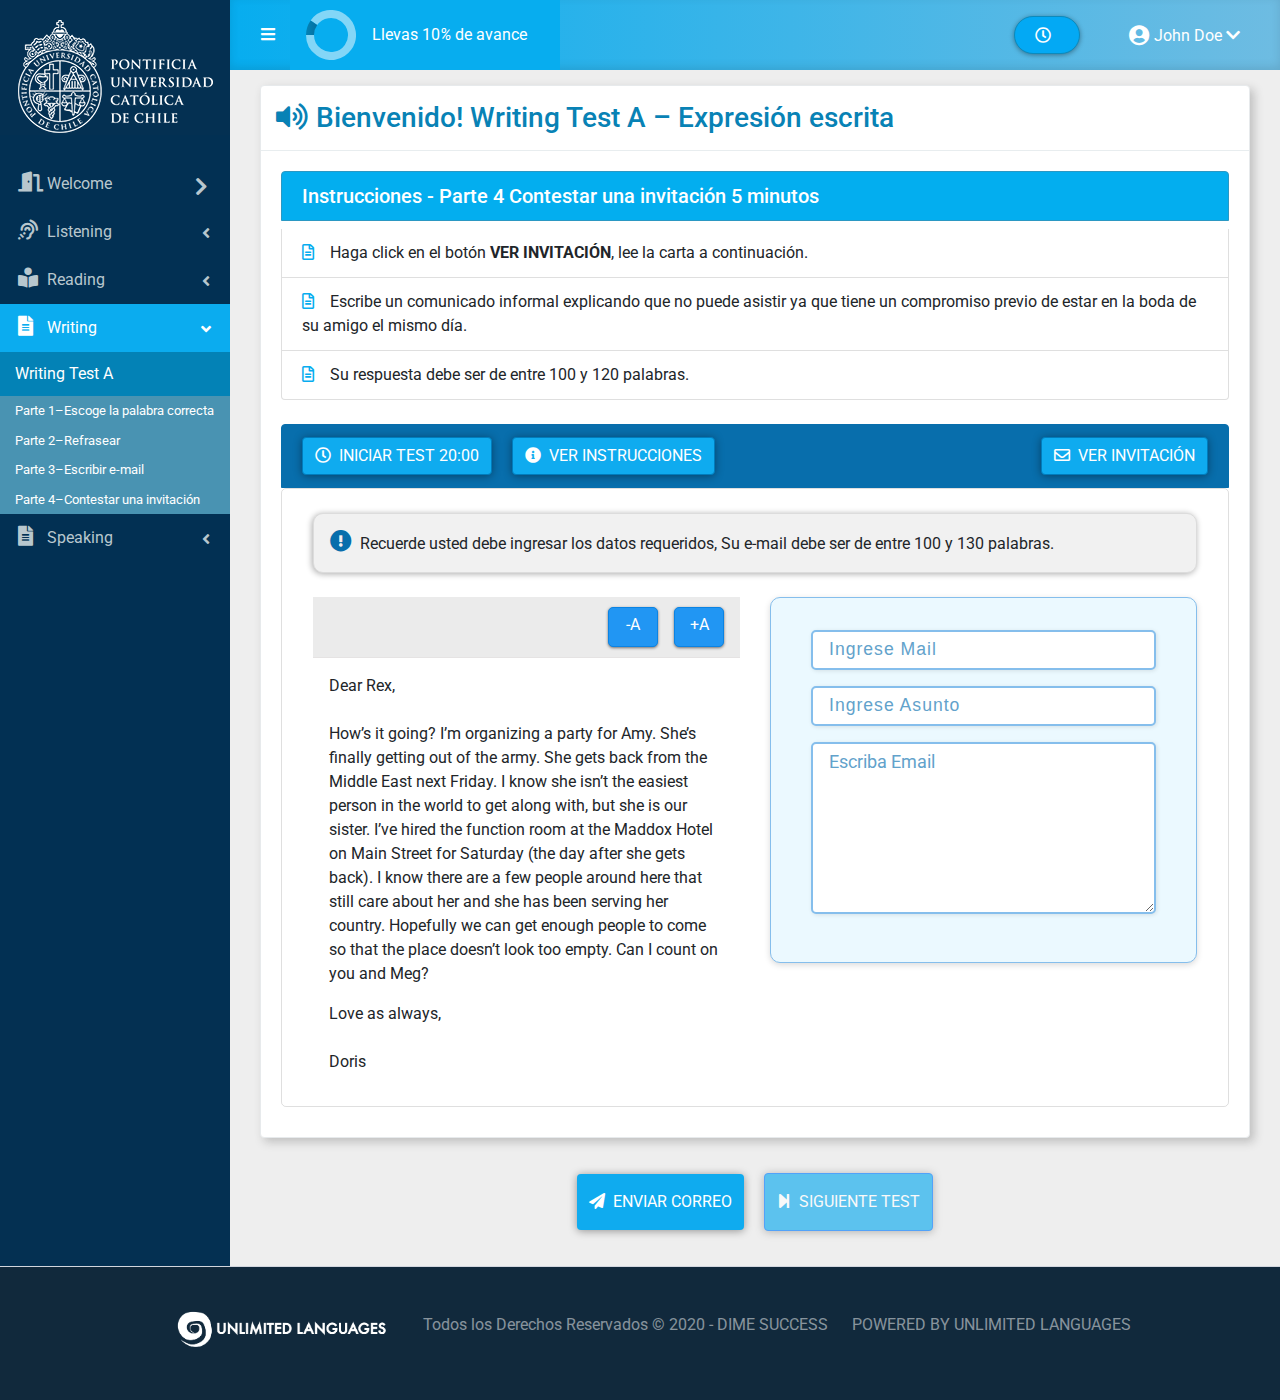
<file: writing-test-a-parte-4-contestar-invitacionl.html>
<!DOCTYPE html>
<html>
  <head>
    <meta charset="utf-8">
    <meta http-equiv="X-UA-Compatible" content="IE=edge">
    <title>DIME SUCCESS</title>
    <meta content="width=device-width, initial-scale=1, maximum-scale=1, user-scalable=no" name="viewport">
    <link rel="apple-touch-icon" sizes="57x57" href="favicon/apple-icon-57x57.png">
    <link rel="apple-touch-icon" sizes="60x60" href="favicon/apple-icon-60x60.png">
    <link rel="apple-touch-icon" sizes="72x72" href="favicon/apple-icon-72x72.png">
    <link rel="apple-touch-icon" sizes="76x76" href="favicon/apple-icon-76x76.png">
    <link rel="apple-touch-icon" sizes="114x114" href="favicon/apple-icon-114x114.png">
    <link rel="apple-touch-icon" sizes="120x120" href="favicon/apple-icon-120x120.png">
    <link rel="apple-touch-icon" sizes="144x144" href="favicon/apple-icon-144x144.png">
    <link rel="apple-touch-icon" sizes="152x152" href="favicon/apple-icon-152x152.png">
    <link rel="apple-touch-icon" sizes="180x180" href="/apple-icon-180x180.png">
    <link rel="icon" type="image/png" sizes="192x192"  href="favicon/android-icon-192x192.png">
    <link rel="icon" type="image/png" sizes="32x32" href="favicon/favicon-32x32.png">
    <link rel="icon" type="image/png" sizes="96x96" href="favicon/favicon-96x96.png">
    <link rel="icon" type="image/png" sizes="16x16" href="favicon/favicon-16x16.png">
    <link rel="manifest" href="/manifest.json">
    <meta name="msapplication-TileColor" content="#ffffff">
    <meta name="msapplication-TileImage" content="favicon/ms-icon-144x144.png">
    <meta name="theme-color" content="#ffffff">

    <link rel="stylesheet" href="assets/bootstrap/bootstrap.css">
    <link rel="stylesheet" href="css/style.css?ver=44">
    <link rel="stylesheet" href="css/iconos.css">
    <link rel="stylesheet" href="assets/fontawesome/css/fontawesome-all.css">

    <!-- HTML5 Shim and Respond.js IE8 support of HTML5 elements and media queries -->
    <!-- WARNING: Respond.js doesn't work if you view the page via file:// -->
    <!--[if lt IE 9]>
    <script src="https://oss.maxcdn.com/html5shiv/3.7.3/html5shiv.min.js"></script>
    <script src="https://oss.maxcdn.com/respond/1.4.2/respond.min.js"></script>
    <![endif]-->
  </head>
  <body class="hold-transition level-skin sidebar-mini">
    <div class="wrapper">
      <header class="main-header">
        <a href="" class="logo">
          <span class="logo-mini"><img src="img/84x112_solo_logo_uc.png" alt="Isotipo" height="30"></span>
          <span class="logo-lg"><img src="img/logo-uc-195-113.png" alt="Logo"></span>
        </a>
        <nav class="navbar navbar-static-top" role="navigation">
          <a href="#" class="sidebar-toggle" data-toggle="offcanvas" role="button">
            <i class="fas fa-bars"></i>
            <span class="sr-only">Toggle navigation</span>
          </a>
          <div class="analist__cumplimiento">
            <div class="single-skillbar">
              <div class="single-skillbar-inner" id="porcentajeAvance">
                <span> Llevas <span class="skill-count-no"></span> de avance</span>
              </div>
            </div>
            
          </div>
          <div class="clock">
            <i class="far fa-clock pr-2"></i>
            <div class="countdown"></div>
          </div>
          
          <ul class="navbar-nav mr-3">
            <li id="login" class="inline-block">
              <a id="login-trigger" href="#"><i class="fas fa-user-circle" aria-hidden="true"></i>
                <span class="sesion d-none d-sm-block">&#32;John Doe &#32;<i class="fas fa-chevron-down arrow"></i></span>
              </a>
              <div id="login-content">
                <ul class="list-group list-group-flush">
                  <li class="list-group-item"><i class="far fa-clock mr-2 colorFontawesome"></i> Tiempo total del Test 2 Hrs </li>
                  <li class="list-group-item"><i class="fas fa-chart-line mr-2 colorFontawesome"></i>Porcentaje de avance</li>
                  <li class="list-group-item">

                    <div class="meter">
                      <span class="contenedorBar" style="width:50%"></span>
                      <p class="porcentaje"></p>
                    </div>

                  </li>
                </ul>
              </div>
            </li>
          </ul>
        </nav>
      </header>
      <aside class="main-sidebar">
        <section class="sidebar">
          <ul class="sidebar-menu">
            <li class="treeview">
              <a href="#">
                <i class="fas fa-door-open"></i>
                <span>Welcome</span>
                <i class="fas fa-chevron-right pull-right"></i>
              </a>
            </li>
            <li class="treeview">
              <a href="#">
                <i class="fas fa-assistive-listening-systems"></i>
                <span>Listening</span>
                <i class="fa fa-angle-left pull-right"></i>
              </a>
              <ul class="treeview-menu">
                <li><span class="bg-test">Listening Test A</span></li>
                <li><a href="#">Parte 1 – Monólogo</a></li>
                <li><a href="#">Parte 2 – Dialogo</a></li>
              </ul>
            </li>
            <li class="treeview">
              <a href="#">
                <i class="fas fa-book-reader"></i>
                <span>Reading</span>
                <i class="fa fa-angle-left pull-right"></i>
              </a>
              <ul class="treeview-menu">
                <li><span class="bg-test">Reading Test A</span></li>
                <li><a href="reading-test-a-parte-1-comprension-lectora.html">Parte 1 – Ciencia</a></li>
                <li><a href="#">Parte 2 – Dialogo</a></li>
              </ul>
            </li>
            <li class="treeview active">
              <a href="#">
                <i class="fas fa-file-alt"></i>
                <span>Writing</span>
                <i class="fa fa-angle-left pull-right"></i>
              </a>
              <ul class="treeview-menu">
                <li><span class="bg-test">Writing Test A</span></li>
                <li><a href="#">Parte 1–Escoge la palabra correcta</a></li>
                <li><a href="#">Parte 2–Refrasear</a></li>
                <li><a href="#">Parte 3–Escribir e-mail</a></li>
                <li><a href="#">Parte 4–Contestar una invitación</a></li>
              </ul>
            </li>
            <li class="treeview">
              <a href="#">
                <i class="fas fa-file-alt"></i>
                <span>Speaking</span>
                <i class="fa fa-angle-left pull-right"></i>
              </a>
              <ul class="treeview-menu">
                <li><span class="bg-test">Speking Test A</span></li>
                <li><a href="#">Parte 1–Información personal</a></li>
                <li><a href="#">Parte 2–Tema general</a></li>
                <li><a href="#">Parte 3–Descripción de un imagen</a></li>
                <li><a href="#">Parte 4–Discurso</a></li>
              </ul>
            </li>
          </ul>
          </section><!-- /.sidebar -->
        </aside>
        <div class="content-wrapper">
          <section class="content">
            <div class="col-lg-12 marginMobile">
            <form method="post" action="">
              <!-- Inicio  widgets-container-->
              <div class="widgets-container">
                <!-- Inicio titulo Test -->
                <div class="box-header">
                  <h3 class="box-title"><i class="fas fa-volume-up d-none d-sm-inline-block mr-2"></i>Bienvenido! Writing Test A – Expresión escrita</h3>

                </div>
                <!-- Cierre titulo Test -->
                <div class="clearfix"></div>

                <!-- Inicio tabla contenedora -->
                <div id="table_dap" style="padding: 20px;">
                  <!-- Inicio tabla-responsive -->
                  <div class="table-responsive">
                    
                    <ul class="list-group mb-4">
                      <li class="list-group-item active h5">Instrucciones - Parte 4 Contestar una invitación 5 minutos</li>

                      <li class="list-group-item"><i class="far fa-file-alt mr-3 colorFontawesome d-none d-sm-inline-block"></i>Haga click en el botón <span class="font-weight-bold text-uppercase">VER INVITACIÓN</span>, lee la carta a continuación.</li>

                      <li class="list-group-item"><i class="far fa-file-alt mr-3 colorFontawesome d-none d-sm-inline-block"></i>Escribe un comunicado informal explicando que no puede asistir ya que tiene un compromiso previo de estar en la boda de su amigo el mismo día. </li>

                      <li class="list-group-item"><i class="far fa-file-alt mr-3 colorFontawesome d-none d-sm-inline-block"></i>Su respuesta debe ser de entre 100 y 120 palabras.</li>

     
               

                    </ul>
                    
                    <!-- Inicio lista test -->
                    <ul class="list-group">
                      <li class="list-group-item test active m-0">
                        <div class="instructions">
                          <a class="btn btn-primary text-uppercase iniciarTest mr-3">
                            <i class="far fa-clock pr-2"></i>Iniciar test&#32;<span id="countdown">20:00</span>
                          </a>
                          <a class="btn btn-primary text-uppercase" data-toggle="modal" data-target="#infoModal">
                            <i class="fas fa-info-circle pr-2"></i>Ver instrucciones
                          </a>
                        </div>

                        <!-- Inicio ver mapa -->
                        <div class="contentAudio">
                            <a class="btn btn-primary text-uppercase" data-toggle="modal" data-target="#infoWriting">
                                <i class="far fa-envelope pr-2"></i>VER INVITACIÓN
                            </a>
                        </div>
                        <!-- Cierre ver mapa -->
                        
                      </li>
                      <div class="bordeContent">
                  
                        



                      <div class="container-fluid">

                     



                        <div class="contentTetx my-4">
                          <p class="m-0"> <i class="fas fa-exclamation-circle mr-2"></i>Recuerde usted debe ingresar los datos requeridos,  Su e-mail debe ser de entre 100 y 130 palabras.</p>
                        </div>


                      <div class="row">
                        <div class="col-12 col-md-6">
                            <div class="buttonMoreLess px-3">
                                  <a id="down" class="agrandar mr-3">-A</a>
                                  <a id="up" class="agrandar">+A</a>
                            </div>
                             <div class="carta p-3">
                                <p class="agrandarTexto mb-4">Dear Rex, </p>
                                <p class="agrandarTexto">How’s it going?  I’m organizing a party for Amy.  She’s finally getting out of the army.  She gets back from the Middle East next Friday.  I know she isn’t the easiest person in the world to get along with, but she is our sister. I’ve hired the function room at the Maddox Hotel on Main Street for Saturday (the day after she gets back).  I know there are a few people around here that still care about her and she has been serving her country.  Hopefully we can get enough people to come so that the place doesn’t look too empty.  Can I count on you and Meg? </p>
                                <p class="agrandarTexto mb-4">Love as always,</p>
                                <p class="agrandarTexto">Doris</p>

                             </div>


                        </div>
                        <div class="col-12 col-md-6">
                          <div class="contenedorForm">
                          <div class="form-group">
                             <input type="text" class="form-control" placeholder="Ingrese Mail">
                          </div>

                          <div class="form-group">
                             <input type="text" class="form-control" placeholder="Ingrese Asunto">
                          </div>

                          <div class="form-group">
                            <textarea class="form-control" rows="6" placeholder="Escriba Email"></textarea>
                          </div>
                          </div>
                        </div>
                      </div>



                    </div>


             
                        
                        
                      </div>
                    </ul>
                    <!-- Cierre lista test -->
                    
                  </div>
                </div>
              </div>
              <!-- Cierre  widgets-container -->
              
              <!-- Inicio enviarPreguntas -->
              <div class="enviarPreguntas">
                <button type="submit" class="btn btn-primary text-uppercase iniciarTest mr-3 py-3">
                <i class="fas fa-paper-plane pr-2"></i>Enviar correo
                </button>
                <button type="submit" class="btn btn-primary text-uppercase py-3" data-toggle="modal" data-target="#infoModal" disabled>
                <i class="fas fa-step-forward pr-2"></i>Siguiente test
                </button>
              </div>
              <!-- Cierre enviarPreguntas -->
            </form>

            </div>
            <div class="clearfix"></div>
            </section><!-- /cierra section.content -->
            </div><!-- /cierra.content-wrapper -->
            <!-- Inicio footer -->
            <footer class="main-footer">
            
             
                      <a href="#" target="_blank">
                        <img class="img-fluid mr-4" src="img/powered_by_blanco.png" width="250" alt="Power By">
                      </a>
                      <p class="img-fluid mr-4 text-foot">Todos los Derechos Reservados © 2020 - DIME SUCCESS</p>
                      <p class="text-uppercase text-foot">Powered by UNLIMITED LANGUAGES</p>

             
            </footer>
            <!-- Cierre footer -->

            <!-- Inicio Modal Instrucciones-->
            <div class="modal fade" id="infoModal" tabindex="-1" role="dialog" aria-labelledby="exampleModalCenterTitle" aria-hidden="true">
              <div class="modal-dialog modal-lg" role="document">
                <div class="modal-content">
                  <div class="modal-header backgroundCeleste">
                    <h5 class="modal-title text-white" id="exampleModalLongTitle">Instrucciones - Parte 3 Escribir e-mail dando direcciones 5 minutos</h5>
                    <button type="button" class="close text-white" data-dismiss="modal" aria-label="Close">
                    <span aria-hidden="true">&times;</span>
                    </button>
                  </div>
                  <div class="buttonMoreLess px-3">
                    <button id="down" class="agrandar mr-3">-A</button><button id="up" class="agrandar">+A</button>
                  </div>
                  <div class="modal-body">
                    <ul class="list-group list-group-flush mx-3 mb-3">
                      <li class="list-group-item"><i class="far fa-file-alt mr-3 colorFontawesome d-none d-sm-inline-block"></i>Haga click en el botón <span class="font-weight-bold text-uppercase">VER INVITACIÓN</span>, lee la carta a continuación.</li>

                      <li class="list-group-item"><i class="far fa-file-alt mr-3 colorFontawesome d-none d-sm-inline-block"></i>Escribe un comunicado informal explicando que no puede asistir ya que tiene un compromiso previo de estar en la boda de su amigo el mismo día. </li>

                      <li class="list-group-item"><i class="far fa-file-alt mr-3 colorFontawesome d-none d-sm-inline-block"></i>Su e-mail debe ser de entre 100 y 130 palabras.</li>

                    </ul>
                  </div>
                </div>
              </div>
            </div>
            <!-- Cierre Modal Instrucciones-->

            <!-- Inicio Modal InfoWriting-->
            <div class="modal fade" id="infoWriting" tabindex="-1" role="dialog" aria-labelledby="exampleModalCenterTitle" aria-hidden="true">
                <div class="modal-dialog modal-lg" role="document">
                    <div class="modal-content">
                                <div class="modal-header backgroundCeleste">
                                  <h5 class="modal-title text-white" id="exampleModalLongTitle">Carta de invitación</h5>
                                  <button type="button" class="close text-white" data-dismiss="modal" aria-label="Close">
                                  <span aria-hidden="true">&times;</span>
                                  </button>
                                </div>
                                <div class="buttonMoreLess px-3">
                                  <button id="down" class="agrandar mr-3">-A</button><button id="up" class="agrandar">+A</button>
                                </div>
                                <div class="modal-body">
                                <div class="panel panel-default">

                                    <p class="agrandarTexto mb-4">Dear Rex, </p>

                                    <p class="agrandarTexto">How’s it going?  I’m organizing a party for Amy.  She’s finally getting out of the army.  She gets back from the Middle East next Friday.  I know she isn’t the easiest person in the world to get along with, but she is our sister. I’ve hired the function room at the Maddox Hotel on Main Street for Saturday (the day after she gets back).  I know there are a few people around here that still care about her and she has been serving her country.  Hopefully we can get enough people to come so that the place doesn’t look too empty.  Can I count on you and Meg? </p>

                                    <p class="agrandarTexto mb-4">Love as always,</p>
                                    <p class="agrandarTexto">Doris</p>
                                </div>
                                </div>
                    </div>
                </div>
             </div>
            <!-- Cierre Modal InfoWriting-->

            
            </div>
            <!-- ./wrapper -->
            <script src="js/jquery-3.5.1.min.js"></script>
            <script src="js/popper.min.js"></script>
            <script src="js/bootstrap.min.js"></script>

            <script src="js/circle-progress.min.js?ver=2"></script>
            <script src="js/moment.min.js"></script>
            <script src="js/countdown.min.js"></script>

            <script src="js/bootstrap-select.min.js"></script>
            <script src="js/app.js?ver=8"></script>

            
          </body>
        </html>
</file>
<file: css/style.css>
/*@import url(https://fonts.googleapis.com/css?family=Source+Sans+Pro:300,400,600,700,300italic,400italic,600italic);*/
@import url('https://fonts.googleapis.com/css?family=Roboto:300,300i,400,400i,500,500i,700,700i');

*:focus {
  outline: 0 !important;
}

html,
body {
  min-height: 100%;
  font-family: 'Roboto', sans-serif;
  background:#eee;
}
/*
 * Style: Login
 * ----------
 */


body#log.cuerpo-login {
    background-image: url(../img/fondo-slider.jpg);
    /* background-color: #012f58; */
    background-position: center center;
    background-repeat: no-repeat;
    background-attachment: fixed;
    background-size: cover;
    width: 100vw;
    height: 100vh;
}

/*body * {
  border:1px solid red;
}*/

.navbar-static-top {
    z-index: 1000;
    border-width: 0 0 1px;
}

#log .box-login {
  width: 410px;
  /*height: 470px;*/
  position: relative;
  margin: 0 auto;

  
  padding: 40px 55px 55px 45px;
  /*background-color: rgba(29, 38, 46, 0.1);*/
  background-color: #03aeef;
 /* background-color: rgba(28,28,28, 0.7);
  background-color: rgba(3, 174, 239,1);*/
  background-color: #04213a;
  /*background-image: url(../img/repeat_back.png);*/
  background-blend-mode: multiply;
  border-radius: 5px;
/*  -webkit-box-shadow: 3px 3px 20px 0px rgba(50, 50, 50, 0.45);
  -moz-box-shadow:    3px 3px 20px 0px rgba(50, 50, 50, 0.45);
  box-shadow:         3px 3px 20px 0px rgba(50, 50, 50, 0.45);*/

  box-shadow: 0 2px 10px -1px rgba(0,0,0,.9);
  border-radius: 3px;
}
#log .logotipo {
  width: 100%;
  margin-bottom:25px;
}
#log .logotipo img {
  display: block;
  margin: 0 auto;
}
#log .box-login h1 {
  font-family: "Open Sans", sans-serif;
  text-align: center;
  color: #FFFFFF;
  padding: 0;
  margin: 0;
}
#log .box-login h4 {
  font-family: "Open Sans", sans-serif;
  text-align: center;
  color: #c7e1e5;
  letter-spacing: 1px;
  padding: 0;
  margin: 0 0 15px;
}

#log .inner-addon {
  position: relative;
}
#log .inner-addon .glyphicon {
  position: absolute;
  padding: 15px;
  color: #FFFFFF;
 /* color: #f48100;*/
  pointer-events: none;
}
#log .left-addon .glyphicon  { left:  0px;}
#log .right-addon .glyphicon { right: 0px;}
#log .left-addon input  { padding-left:  45px; }
#log .right-addon input { padding-right: 30px; }

#log input[type="text"] {
    background: transparent;
    border: solid 1px #FFFFFF;
    height: 45px;
    border-radius:5px;
}
#log input, select, textarea{
    color: #FFFFFF !important;
}
#log textarea:focus, input:focus {
    color: #FFFFFF;
}
#log input[type="text"].form-control::-webkit-input-placeholder { /* Chrome/Opera/Safari */
  color: #FFFFFF;
}
#log input[type="text"].form-control::-moz-placeholder { /* Firefox 19+ */
  color: #FFFFFF;
}
#log input[type="text"].form-control:-ms-input-placeholder { /* IE 10+ */
  color: #FFFFFF;
}
#log input[type="text"].form-control:-moz-placeholder { /* Firefox 18- */
  color: #FFFFFF;
}
.form-one input, select, textarea {
  color: #ff0000;
}
.form-one textarea:focus, input:focus {
    color: #ff0000;
}

#log button.btn-yellow {
  border-radius: 5px !important;
  /*background-color: #ffdd00;*/
  background-color: #D98E04;
  height: 50px;
  color: #FFFFFF;
}
#log .registro {
  margin-top: 20px;
}
#log .registro a {
  font-size: 12px;
}
#log .registro a.white {
  color: #FFFFFF;
}
#log .registro a.yellow {
  color: #ffdd00;
}
#log div.info {
  margin:5px 0 20px 0;
}
#log div.info em i {
  color: #ffce00;
  font-size: 14px;
}
#log div.info em {
  color: #c7e1e5;
  font-size: 12px;
}
#log span.multiselect-native-select div.btn-group,
#log button.multiselect.dropdown-toggle.btn.btn-default,
#log ul.multiselect-container.dropdown-menu {
  width: 100%;
}
#log span.multiselect-selected-text {
  float: left;
  text-align: left;
}
#log button.multiselect.dropdown-toggle.btn.btn-default b.caret {
  float: right;
  margin-top: 8px;
}
#log button.multiselect.dropdown-toggle.btn.btn-default {
  background-color: transparent;
  height: 45px;
  border: 1px solid #FFFFFF;
  color: #FFFFFF;
}
#log select#selec-empresa {
  width: 100%;
  height: 45px;
  color: #ffffff;
  background-color: transparent;
}
#log select#selec-empresa > option {
  color: #1a2836;
}

/*
 * ----------
 */
.level-skin .main-header .navbar {
  /*background-color: #1a2836;*/
  /*background-color: #1c1c1c;*/
  background: #3a7fd5;
  background: linear-gradient(to right, #07adef, #6ebce2);
  /* transform: skew(0, -1.5deg);
  transform-origin: bottom left; */
  box-shadow: inset 0 -3px 10px rgba(0,0,0,0.1);
}

.level-skin .main-header .navbar .nav > li > a {
  color: #ffffff;
}
.level-skin .main-header .navbar .nav > li > a:hover,
.level-skin .main-header .navbar .nav > li > a:active,
.level-skin .main-header .navbar .nav > li > a:focus,
.level-skin .main-header .navbar .nav .open > a,
.level-skin .main-header .navbar .nav .open > a:hover,
.level-skin .main-header .navbar .nav .open > a:focus,
.level-skin .main-header .navbar .nav > .active > a {
  background: rgba(0, 0, 0, 0.1);
  color: #f6f6f6;
}
.level-skin .main-header .navbar .sidebar-toggle {
  color: #ffffff;
}
.level-skin .main-header .navbar .sidebar-toggle:hover {
  color: #f6f6f6;
/*  background: rgba(0, 0, 0, 0.1);*/
}
.level-skin .main-header .navbar .sidebar-toggle {
  color: #fff;
}
.level-skin .main-header .navbar .sidebar-toggle:hover {
  /*background-color: #367fa9;*/
}
@media (max-width: 767px) {
  .level-skin .main-header .navbar .dropdown-menu li.divider {
    background-color: rgba(255, 255, 255, 0.1);
  }
  .level-skin .main-header .navbar .dropdown-menu li a {
    color: #fff;
  }
  .level-skin .main-header .navbar .dropdown-menu li a:hover {
    background: #367fa9;
  }
}
.level-skin .main-header .logo {
  /*background-color: #1a2836;*/
  color: #ffffff;
  border-bottom: 0 solid transparent;
}
.level-skin .main-header li.user-header {
  background-color: #3c8dbc;
}
.level-skin .content-header {
  background: transparent;
}

.level-skin .main-sidebar,
.level-skin .left-side {
/*background-color: #1a2836;*/
/*background-color: #031a2c;*/
  background-color: #023053;
}


.level-skin .wrapper {
  /* background-color: #1a2836; */
  background-color: #043052;
}


.level-skin .user-panel > .info,
.level-skin .user-panel > .info > a {
  color: #fff;
}
.level-skin .sidebar-menu > li.header {
  /*color: #4b646f;*/
  color: #fff;
  /*background: #1a2836;*/

}
.level-skin .sidebar-menu > li > a {
  border-left: 3px solid transparent;
}
.level-skin .sidebar-menu > li:hover > a,
.level-skin .sidebar-menu > li.active > a {
  color: #ffffff;
  /*box-shadow: inset 3px 0 0 #1784c7;
  background-color: #08798c;*/
 /* box-shadow: inset 3px 0 0 #eab55f;*/
  background-color: #0bacef;
}
.level-skin .sidebar-menu > li > .treeview-menu {
  margin: 0;
  /*background: #153341;*/
  /*background-color: #555555;*/
  background-color: #333333;
}
.level-skin .sidebar a {
  color: #b8c7ce;
  text-decoration: none!important;
}
.level-skin .sidebar a:hover {
  text-decoration: none;
}
.level-skin .treeview-menu > li > a {
  /*color: #8aa4af;*/
  color: #fff;
}
.level-skin .treeview-menu > li.active > a,
.level-skin .treeview-menu > li > a:hover {
  color: #ffffff;
  text-decoration: none!important;
}
.level-skin .sidebar-form {
  border-radius: 3px;
  border: 1px solid #374850;
  margin: 10px 10px;
}
.level-skin .sidebar-form input[type="text"],
.level-skin .sidebar-form .btn {
  box-shadow: none;
  background-color: #374850;
  border: 1px solid transparent;
  height: 35px;
  -webkit-transition: all 0.3s ease-in-out;
  -o-transition: all 0.3s ease-in-out;
  transition: all 0.3s ease-in-out;
}
.level-skin .sidebar-form input[type="text"] {
  color: #666;
  border-top-left-radius: 2px;
  border-top-right-radius: 0;
  border-bottom-right-radius: 0;
  border-bottom-left-radius: 2px;
}
.level-skin .sidebar-form input[type="text"]:focus,
.level-skin .sidebar-form input[type="text"]:focus + .input-group-btn .btn {
  background-color: #fff;
  color: #666;
}
.level-skin .sidebar-form input[type="text"]:focus + .input-group-btn .btn {
  border-left-color: #fff;
}
.level-skin .sidebar-form .btn {
  color: #999;
  border-top-left-radius: 0;
  border-top-right-radius: 2px;
  border-bottom-right-radius: 2px;
  border-bottom-left-radius: 0;
}
.level-skin.layout-top-nav .main-header > .logo {
  background-color: #3c8dbc;
  color: #ffffff;
  border-bottom: 0 solid transparent;
}
.level-skin.layout-top-nav .main-header > .logo:hover {
  background-color: #3b8ab8;
}
.layout-boxed html,
.layout-boxed body {
  height: 100%;
}
body {
  -webkit-font-smoothing: antialiased;
  -moz-osx-font-smoothing: grayscale;
  /*font-family: 'Source Sans Pro', 'Helvetica Neue', Helvetica, Arial, sans-serif;*/
  font-weight: 400;
  overflow-x: hidden;
  overflow-y: auto;
  margin:0;
  padding:0;
}
/* Layout */
.wrapper {
min-height: 100%;
    position: static;
    overflow: hidden;
}
.wrapper:before,
.wrapper:after {
  content: " ";
  display: table;
}
.wrapper:after {
  clear: both;
}
/*
 * Content Wrapper 
 * 
 */
.content-wrapper,
.right-side {
  -webkit-transition: -webkit-transform 0.3s ease-in-out, margin 0.3s ease-in-out;
  -moz-transition: -moz-transform 0.3s ease-in-out, margin 0.3s ease-in-out;
  -o-transition: -o-transform 0.3s ease-in-out, margin 0.3s ease-in-out;
  transition: transform 0.3s ease-in-out, margin 0.3s ease-in-out;
  margin-left: 230px;
  z-index: 820;
}
.layout-top-nav .content-wrapper,
.layout-top-nav .right-side,
.layout-top-nav .main-footer {
  margin-left: 0;
}

.list-group-item.test.active {
  z-index: 2;
  color: #fff;
  background-color: #086eac;
  border-color: #086eac;
  display: flex;
  flex-direction: row;
  justify-content: space-between;
  align-items: center;
}
@media (max-width: 767px) {
  .buttonNextQuestion {
    width: 100%;
    height: auto;
    display: flex;
    flex-direction: column;
    justify-content: center;
    background: #e3e3e3;
    align-items: center;
    padding: 10px 0;
    border-bottom: 1px solid #dcdcdc;
 }



.buttonNextQuestion .questionNext {
  border: 1px solid #0b83e3;
  background: #2196F3;
  padding: 5px;
  border-radius: 5px;
  color: white;
  height: 40px;
  box-shadow: 0px 1px 3px rgb(0 0 0 / 53%);
  transition: all 0.3s ease-in-out;
  padding: 0 16px;
  width: 100%!important;
}

 .btn-secondary {
  color: #fff!important;
  background-color: #1583D8!important;
  border-color: #73B2E3;
  transition: all 0.3s ease-in-out;
  box-shadow: 0px 1px 8px rgb(0 0 0 / 39%);
  font-size: 1em;
  height: auto!important;
  width: 100%!important;
}

  .content-wrapper,
  .right-side {
    margin-left: 0;
    margin-top:224px;
  }

  #style-8::-webkit-scrollbar{
  width: 10px!important;
  background-color: #F5F5F5;
  }

  .d-column-flex{
    display: flex;
    flex-direction: column!important;
    align-items: center;
    justify-content: center;
  }

  .main-footer {
    margin-top: 0;
    display: flex;
    flex-direction: column;
    justify-content: center;
    align-items: center;
    height: auto!important;
    overflow: hidden;
    text-align: center;
  }

  .main-footer a img{
    margin-bottom: 16px;
  }

  .buttonNextQuestion {
    width: 100%;
    height: auto;
    display: flex;
    justify-content: center!important;
    background: #e3e3e3;
    align-items: center!important;
    padding: 10px 0;
    border-bottom: 1px solid #dcdcdc;
  }

  .panel-default>.panel-heading a {
    display: block;
    padding: 10px 15px;
    text-indent: -12px;
    padding-left: 30px;
    font-size: 13px;
    display: flex!important;
    justify-content: space-between!important;
    align-items: center!important;
}

.force-overflow {
  min-height: 450px;
  height: auto;
  padding-left: 1rem!important;
}

  .list-group-item.active {
    z-index: 2;
    color: #fff;
    background-color: #03aeef;
    border-color: #2b98c3;
    text-align: center;
    font-size: 16px;
}

  .clock {
    position: fixed!important;
    top: 0!important;
    right: 0!important;
    border-radius: 0px 0px 0px 20px!important;
  }

  h3.box-title {
    display: block;
    margin: 0;
    font-family: 'Roboto', Arial, Helvetica, sans-serif;
    padding: 15px;
    color: #0882b5;
    text-align: center!important;
    font-size:19px;
}

.list-group-item.test.active {
  z-index: 2;
  color: #fff;
  background-color: #086eac;
  border-color: #086eac;
  display:flex;
  flex-direction: column;
  justify-content: center;
  align-items: stretch;
}

#table_dap{
  padding:10px!important;
}


.btn-primary {
  color: #fff;
  background-color: #0fabef!important;
  border-color: #007bff;
  transition: all 0.3s ease-in-out;
  box-shadow: 0px 1px 8px rgb(0 0 0 / 39%);
  font-size: 1em;
  display: block;
  margin: 0 0 16px 0;
  width: 100%;
}

.contentTetx {
  max-width: 85%!important;
}

.contentTetx {
    background: #f1f1f1;
    padding: 1rem;
    border: 1px solid gainsboro;
    margin: 16px auto;
    width: 100%;
    max-width: 96%;
    border-radius: 10px;
    box-shadow: -1px 1px 6px rgb(0 0 0 / 33%);
}

.contentPlayerSpeking {
    display: flex!important;
    flex-direction:column!important;
    justify-content: center!important;
    align-items: center!important;
}

.contentAudio {
  display:block!important;
}

.audio-player {
    height: 55px;
    width: 242px!important;
    margin: 10px auto!important;
}

.contentSendSpeking {
    display: flex!important;
    justify-content: center!important;
    align-items: center!important;
    flex-direction:column!important;
}

.inputContentRefrasear p {
    margin: 0;
    font-size:13px;
}

.inputContentRefrasear input[type=text]{
    display: inline-block;
    max-width: 275px;
    margin: 0 10px;
    height: 40px;
    border: 2px solid #85beec;
    padding: 5px 16px;
    border-radius: 5px;
    color: #646464;
    font-size: 13px!important;
    box-shadow:1px 1px 4px rgb(0, 0, 0, 0.1);
    margin: 10px 0!important;
}

.contenedorForm {
    width: 100%!important;
    max-width: 100%!important;
    margin: 1rem auto!important;
    background: #ebf9ff;
    padding: 0.8rem 1rem!important;
}

.marginMobile{
  padding-left:0;
  padding-right:0;
}

.scrollbar {
  margin-left: 0!important;
  float: left;
  height: 400px;
  width: 100%!important;
  background: #F5F5F5;
  overflow-y: scroll;
  margin-bottom: 25px;
}

.audio-player {
  height: 55px;
  width: 300px!important;
  background: #EBEBEB;
  box-shadow: 0px 2px 8px 0 hsl(0deg 0% 34% / 78%);
  font-family: arial;
  color: white;
  font-size: 0.75em;
  overflow: hidden;
  display: grid;
  grid-template-rows: 6px auto;
  border-radius: 0 0 5px 5px;
}

}
@media (min-width: 768px) {
  .sidebar-collapse .content-wrapper,
  .sidebar-collapse .right-side,
  .sidebar-collapse .main-footer {
    margin-left: 0;
  }



}
@media (max-width: 767px) {
  .sidebar-open .content-wrapper,
  .sidebar-open .right-side,
  .sidebar-open .main-footer {
    -webkit-transform: translate(230px, 0);
    -ms-transform: translate(230px, 0);
    -o-transform: translate(230px, 0);
    transform: translate(230px, 0);
  }
}
.content-wrapper,
.right-side {
  min-height: 100%;
  /*background-color: #eee;*/
  /*background-color: #fff7ea;*/
  background-color: #eee;
  z-index: 800;
}

.main-footer {
    background: #1f5986;
    padding: 15px;
    color: #444;
    border-top: 1px solid #d2d6de;
    background: #11293c;
    padding: 15px;
    color: #444;
    border-top: 1px solid #d2d6de;
    height: 134px;
    display: flex;
    justify-content: center;
    align-items: center;
}
/* Fixed layout */
.fixed .main-header,
.fixed .main-sidebar,
.fixed .left-side {
  position: fixed;
}
.fixed .main-header {
  top: 0;
  right: 0;
  left: 0;
}
.fixed .content-wrapper,
.fixed .right-side {
  padding-top: 50px;
}
@media (max-width: 767px) {
  .fixed .content-wrapper,
  .fixed .right-side {
    padding-top: 100px;
  }
}
.fixed.layout-boxed .wrapper {
  max-width: 100%;
}
body.hold-transition .content-wrapper,
body.hold-transition .right-side,
body.hold-transition .main-footer,
body.hold-transition .main-sidebar,
body.hold-transition .left-side,
body.hold-transition .main-header > .navbar,
body.hold-transition .main-header .logo {
  /* Fix for IE */
  -webkit-transition: none;
  -o-transition: none;
  transition: none;
}
/* Content */
.content {
  /*min-height: 250px;*/
    padding: 15px;
    margin-right: auto;
    margin-left: auto;
  /*padding-left: 15px;
  padding-right: 15px;*/
}
/* H1 - H6 font */
h1,
h2,
h3,
h4,
h5,
h6,
.h1,
.h2,
.h3,
.h4,
.h5,
.h6 {
  /*font-family: 'Source Sans Pro', sans-serif;*/
  font-family: 'Roboto', sans-serif;
}
/* General Links */
a {
  color: #3c8dbc;
}
a:hover,
a:active,
a:focus {
  outline: none;
  text-decoration: none;
  color: #72afd2;
}
/* Page Header */
.page-header {
  margin: 10px 0 20px 0;
  font-size: 22px;
}
.page-header > small {
  color: #666;
  display: block;
  margin-top: 5px;
}
/*
 * Style: Main Header
 * ----------------------
 */
.main-header {
  position: relative;
  max-height: 100px;
  z-index: 1030;
/*  background: #041a2d;*/
  background-color: #023053;
}
.main-header > .navbar {
  -webkit-transition: margin-left 0.3s ease-in-out;
  -o-transition: margin-left 0.3s ease-in-out;
  transition: margin-left 0.3s ease-in-out;
  margin-bottom: 0;
  margin-left: 230px;
  border: none;
  min-height: 50px;
  border-radius: 0;
}
.layout-top-nav .main-header > .navbar {
  margin-left: 0;
}
.main-header #navbar-search-input.form-control {
  background: rgba(255, 255, 255, 0.2);
  border-color: transparent;
}
.main-header #navbar-search-input.form-control:focus,
.main-header #navbar-search-input.form-control:active {
  border-color: rgba(0, 0, 0, 0.1);
  background: rgba(255, 255, 255, 0.9);
}
.main-header #navbar-search-input.form-control::-moz-placeholder {
  color: #ccc;
  opacity: 1;
}
.main-header #navbar-search-input.form-control:-ms-input-placeholder {
  color: #ccc;
}
.main-header #navbar-search-input.form-control::-webkit-input-placeholder {
  color: #ccc;
}
.main-header .navbar-custom-menu,
.main-header .navbar-right {
  float: right;
}
@media (max-width: 991px) {
  .main-header .navbar-custom-menu a,
  .main-header .navbar-right a {
    color: inherit;
    background: transparent;
  }
}
@media (max-width: 767px) {
  .main-header .navbar-right {
    float: none;
  }
  .navbar-collapse .main-header .navbar-right {
    margin: 7.5px -15px;
  }
  .main-header .navbar-right > li {
    color: inherit;
    border: 0;
  }

  .level-skin .main-header .navbar {
    /*background-color: #1a2836;*/
    /*background-color: #1c1c1c;*/
    background: #07adef;
    background: linear-gradient(to right, #07adef, #07adef)!important;
    /* transform: skew(0, -1.5deg);
    transform-origin: bottom left; */
    box-shadow: inset 0 -3px 10px rgba(0,0,0,0.1);
  }
}


.main-header .sidebar-toggle {
  float: left;
  background-color: transparent;
  background-image: none;
  padding: 15px 15px;
  font-family: fontAwesome;
}
/*.main-header .sidebar-toggle:before {
  content: "\e236";
  font-family:'Glyphicons Halflings'
}*/
.main-header .sidebar-toggle:hover {
  color: #fff;
}
.main-header .sidebar-toggle:focus,
.main-header .sidebar-toggle:active {
  background: transparent;
}
.main-header .sidebar-toggle .icon-bar {
  display: none;
}


.main-header .navbar .nav > li.user > a > .fa,
.main-header .navbar .nav > li.user > a > .glyphicon,
.main-header .navbar .nav > li.user > a > .ion {
  margin-right: 5px;
}
.main-header .navbar .nav > li > a > .label {
  position: absolute;
  top: 9px;
  right: 7px;
  text-align: center;
  font-size: 9px;
  padding: 2px 3px;
  line-height: .9;
}
.main-header .logo {
    -webkit-transition: width 0.3s ease-in-out;
    -o-transition: width 0.3s ease-in-out;
    transition: width 0.3s ease-in-out;
    display: block;
    float: left;
    height: 135px;
    font-size: 20px;
    line-height: 50px;
    text-align: center;
    width: 230px;
    font-family: "Helvetica Neue", Helvetica, Arial, sans-serif;
    padding: 0 15px;
    font-weight: 300;
    overflow: hidden;
    background: #043052;
}
.main-header .logo .logo-lg {
  display: block;
}
.main-header .logo .logo-mini {
  display: none;
}
.main-header .navbar-brand {
  color: #fff;
}
.content-header {
  position: relative;
  padding: 15px 15px 0 15px;
}
.content-header > h1 {
  margin: 0;
  font-size: 24px;
}
.content-header > h1 > small {
  font-size: 15px;
  display: inline-block;
  padding-left: 4px;
  font-weight: 300;
}
.content-header > .breadcrumb {
  float: right;
  background: transparent;
  margin-top: 0;
  margin-bottom: 0;
  font-size: 12px;
  padding: 7px 5px;
  position: absolute;
  top: 15px;
  right: 10px;
  border-radius: 2px;
}
.content-header > .breadcrumb > li > a {
  color: #444;
  text-decoration: none;
  display: inline-block;
}
.content-header > .breadcrumb > li > a > .fa,
.content-header > .breadcrumb > li > a > .glyphicon,
.content-header > .breadcrumb > li > a > .ion {
  margin-right: 5px;
}
.content-header > .breadcrumb > li + li:before {
  content: '>\00a0';
}
@media (max-width: 991px) {
  .content-header > .breadcrumb {
    position: relative;
    margin-top: 5px;
    top: 0;
    right: 0;
    float: none;
    background: #d2d6de;
    padding-left: 10px;
  }
  .content-header > .breadcrumb li:before {
    color: #97a0b3;
  }
}
.navbar-toggle {
  color: #fff;
  border: 0;
  margin: 0;
  padding: 15px 15px;
}
@media (max-width: 991px) {
  .navbar-custom-menu .navbar-nav > li {
    float: left;
  }
  .navbar-custom-menu .navbar-nav {
    margin: 0;
    float: left;
  }
  .navbar-custom-menu .navbar-nav > li > a {
    padding-top: 15px;
    padding-bottom: 15px;
    line-height: 20px;
  }
}
@media (max-width: 767px) {
  .main-header {
    position: fixed;
    width: 100%;
    height: 200px;
    display: block;
  }
  .main-header .logo,
  .main-header {
    width: 100%;
    float: none;
    width: 100%;
    height: 154px;
    float: none;
    display: block;
  }

  .main-header .navbar {
    margin: 0;
    /* margin-top: 16px; */
  }
  .main-header .navbar-custom-menu {
    float: right;
  }
}
@media (max-width: 991px) {
  .navbar-collapse.pull-left {
    float: none!important;
  }
  .navbar-collapse.pull-left + .navbar-custom-menu {
    display: block;
    position: absolute;
    top: 0;
    right: 40px;
  }
}
/*
 * Style: Sidebar
 * ------------------
 */
.main-sidebar,
.left-side {
    position: absolute;
    top: 110px;
    left: 0;
    padding-top: 50px;
    min-height: 100%;
    width: 230px;
    z-index: 810;
    -webkit-transition: -webkit-transform 0.3s ease-in-out, width 0.3s ease-in-out;
    -moz-transition: -moz-transform 0.3s ease-in-out, width 0.3s ease-in-out;
    -o-transition: -o-transform 0.3s ease-in-out, width 0.3s ease-in-out;
    transition: transform 0.3s ease-in-out, width 0.3s ease-in-out;
}
@media (max-width: 767px) {
  .main-sidebar,
  .left-side {
    padding-top: 118px;
  }
}
@media (max-width: 767px) {
  .main-sidebar,
  .left-side {
    -webkit-transform: translate(-230px, 0);
    -ms-transform: translate(-230px, 0);
    -o-transform: translate(-230px, 0);
    transform: translate(-230px, 0);
  }
}
@media (min-width: 768px) {
  .sidebar-collapse .main-sidebar,
  .sidebar-collapse .left-side {
    -webkit-transform: translate(-230px, 0);
    -ms-transform: translate(-230px, 0);
    -o-transform: translate(-230px, 0);
    transform: translate(-230px, 0);
  }
}
@media (max-width: 767px) {
  .sidebar-open .main-sidebar,
  .sidebar-open .left-side {
    -webkit-transform: translate(0, 0);
    -ms-transform: translate(0, 0);
    -o-transform: translate(0, 0);
    transform: translate(0, 0);
  }
}
.sidebar {
  padding-bottom: 10px;
}
.sidebar-form input:focus {
  border-color: transparent;
}
.user-panel {
  position: relative;
  width: 100%;
  padding: 10px;
  overflow: hidden;
}
.user-panel:before,
.user-panel:after {
  content: " ";
  display: table;
}
.user-panel:after {
  clear: both;
}
.user-panel > .image > img {
  width: 100%;
  max-width: 45px;
  height: auto;
}
.user-panel > .info {
  padding: 5px 5px 5px 15px;
  line-height: 1;
  position: absolute;
  left: 55px;
}
.user-panel > .info > p {
  font-weight: 600;
  margin-bottom: 9px;
}
.user-panel > .info > a {
  text-decoration: none;
  padding-right: 5px;
  margin-top: 3px;
  font-size: 11px;
}
.user-panel > .info > a > .fa,
.user-panel > .info > a > .ion,
.user-panel > .info > a > .glyphicon {
  margin-right: 3px;
}
.sidebar-menu {
  list-style: none;
  margin: 0;
  padding: 0;
}
.sidebar-menu > li {
  position: relative;
  margin: 0;
  padding: 0;
}
.sidebar-menu > li > a {
  padding: 12px 5px 12px 15px;
  display: block;
}
.sidebar-menu > li > a > .fas,
.sidebar-menu > li > a > .glyphicon,
.sidebar-menu > li > a > .ion {
  width: 20px;
    font-size: 20px;
    margin-right: 5px;
}
.sidebar-menu > li .label,
.sidebar-menu > li .badge {
  margin-top: 3px;
  margin-right: 5px;
}
.sidebar-menu li.header {
  padding: 10px 25px 10px 15px;
  font-size: 12px;
}
.sidebar-menu li > a > .fa-angle-left {
  width: auto;
  height: auto;
  padding: 0;
  margin-right: 10px;
  margin-top: 3px;
}
.sidebar-menu li.active > a > .fa-angle-left {
  -webkit-transform: rotate(-90deg);
  -ms-transform: rotate(-90deg);
  -o-transform: rotate(-90deg);
  transform: rotate(-90deg);
}
.sidebar-menu li.active > .treeview-menu {
  display: block;
  overflow: hidden;
}
ul.treeview-menu li.active {
  background-color: rgba(28, 28, 28, 0.7);
}
.sidebar-menu .treeview-menu {
  display: none;
  list-style: none;
  padding: 0;
  margin: 0;
}
.sidebar-menu .treeview-menu .treeview-menu {
  padding-left: 20px;
}
.sidebar-menu .treeview-menu > li {
  margin: 0;
  background:#4993b2;
}
.sidebar-menu .treeview-menu > li > a {
  padding: 5px 5px 5px 15px;
  display: block;
  font-size: 13px;
  text-decoration: none;
}
.sidebar-menu .treeview-menu > li > a > .fa,
.sidebar-menu .treeview-menu > li > a > .glyphicon,
.sidebar-menu .treeview-menu > li > a > .ion {
  width: 20px;
}
.sidebar-menu .treeview-menu > li > a > .fa-angle-left,
.sidebar-menu .treeview-menu > li > a > .fa-angle-down {
  width: auto;
}
/*
 * Style: Sidebar Mini
 */
@media (min-width: 768px) {
  .sidebar-mini.sidebar-collapse .content-wrapper,
  .sidebar-mini.sidebar-collapse .right-side,
  .sidebar-mini.sidebar-collapse .main-footer {
    margin-left: 50px!important;
    z-index: 840;
  }
  .sidebar-mini.sidebar-collapse .main-sidebar {
    -webkit-transform: translate(0, 0);
    -ms-transform: translate(0, 0);
    -o-transform: translate(0, 0);
    transform: translate(0, 0);
    width: 65px!important;
    z-index: 850;
  }
  .sidebar-mini.sidebar-collapse .sidebar-menu > li {
    position: relative;
  }
  .sidebar-mini.sidebar-collapse .sidebar-menu > li > a {
    margin-right: 0;
  }
  .sidebar-mini.sidebar-collapse .sidebar-menu > li > a > span {
    border-top-right-radius: 4px;
  }
  .sidebar-mini.sidebar-collapse .sidebar-menu > li:not(.treeview) > a > span {
    border-bottom-right-radius: 4px;
  }
  .sidebar-mini.sidebar-collapse .sidebar-menu > li > .treeview-menu {
    padding-top: 5px;
    padding-bottom: 5px;
    border-bottom-right-radius: 4px;
  }
  .sidebar-mini.sidebar-collapse .sidebar-menu > li:hover > a > span:not(.pull-right),
  .sidebar-mini.sidebar-collapse .sidebar-menu > li:hover > .treeview-menu {
    display: block!important;
    position: absolute;
    width: 180px;
    left: 50px;
  }
  .sidebar-mini.sidebar-collapse .sidebar-menu > li:hover > a > span {
    top: 0;
    margin-left: -3px;
    padding: 12px 5px 12px 20px;
    background-color: inherit;
  }
  .sidebar-mini.sidebar-collapse .sidebar-menu > li:hover > .treeview-menu {
    top: 44px;
    margin-left: 0;
  }
  .sidebar-mini.sidebar-collapse .main-sidebar .user-panel > .info,
  .sidebar-mini.sidebar-collapse .sidebar-form,
  .sidebar-mini.sidebar-collapse .sidebar-menu > li > a > span,
  .sidebar-mini.sidebar-collapse .sidebar-menu > li > .treeview-menu,
  .sidebar-mini.sidebar-collapse .sidebar-menu > li > a > .pull-right,
  .sidebar-mini.sidebar-collapse .sidebar-menu li.header {
    display: none!important;
    -webkit-transform: translateZ(0);
  }
  .sidebar-mini.sidebar-collapse .main-header .logo {
    width:65px;
  }
  .sidebar-mini.sidebar-collapse .main-header .logo > .logo-mini {
    display: block;
    margin-left: -15px;
    margin-right: -15px;
    font-size: 18px;
  }
  .sidebar-mini.sidebar-collapse .main-header .logo > .logo-lg {
    display: none;
  }
  .sidebar-mini.sidebar-collapse .main-header .navbar {
    margin-left: 50px;
  }
}
.sidebar-menu,
.main-sidebar .user-panel,
.sidebar-menu > li.header {
  white-space: nowrap;
  overflow: hidden;
}
.sidebar-menu:hover {
  overflow: visible;
}
.sidebar-form,
.sidebar-menu > li.header {
  overflow: hidden;
  text-overflow: clip;
}
.sidebar-menu li > a {
  position: relative;
}
.sidebar-menu li > a > .pull-right {
  position: absolute;
  top: 50%;
  right: 10px;
  margin-top: -7px;
}
/*
 * Style: Dropdown menus
 * -------------------------
 */
/*Dropdowns en general*/
.dropdown-menu {
  box-shadow: none;
  border-color: #eee;
}
.dropdown-menu > li > a {
  color: #777;
}
.dropdown-menu > li > a > .glyphicon,
.dropdown-menu > li > a > .fa,
.dropdown-menu > li > a > .ion {
  margin-right: 10px;
}
.dropdown-menu > li > a:hover {
  background-color: #e1e3e9;
  color: #333;
}
.dropdown-menu > .divider {
  background-color: #eee;
}
.navbar-nav > .notifications-menu > .dropdown-menu,
.navbar-nav > .messages-menu > .dropdown-menu,
.navbar-nav > .tasks-menu > .dropdown-menu {
  width: 280px;
  padding: 0 0 0 0;
  margin: 0;
  top: 100%;
}
.navbar-nav > .notifications-menu > .dropdown-menu > li,
.navbar-nav > .messages-menu > .dropdown-menu > li,
.navbar-nav > .tasks-menu > .dropdown-menu > li {
  position: relative;
}
.navbar-nav > .notifications-menu > .dropdown-menu > li.header,
.navbar-nav > .messages-menu > .dropdown-menu > li.header,
.navbar-nav > .tasks-menu > .dropdown-menu > li.header {
  border-top-left-radius: 4px;
  border-top-right-radius: 4px;
  border-bottom-right-radius: 0;
  border-bottom-left-radius: 0;
  background-color: #ffffff;
  padding: 7px 10px;
  border-bottom: 1px solid #f4f4f4;
  color: #444444;
  font-size: 14px;
}
.navbar-nav > .notifications-menu > .dropdown-menu > li.footer > a,
.navbar-nav > .messages-menu > .dropdown-menu > li.footer > a,
.navbar-nav > .tasks-menu > .dropdown-menu > li.footer > a {
  border-top-left-radius: 0;
  border-top-right-radius: 0;
  border-bottom-right-radius: 4px;
  border-bottom-left-radius: 4px;
  font-size: 12px;
  background-color: #fff;
  padding: 7px 10px;
  border-bottom: 1px solid #eeeeee;
  color: #444!important;
  text-align: center;
}
@media (max-width: 991px) {
  .navbar-nav > .notifications-menu > .dropdown-menu > li.footer > a,
  .navbar-nav > .messages-menu > .dropdown-menu > li.footer > a,
  .navbar-nav > .tasks-menu > .dropdown-menu > li.footer > a {
    background: #fff!important;
    color: #444!important;
  }
}
.navbar-nav > .notifications-menu > .dropdown-menu > li.footer > a:hover,
.navbar-nav > .messages-menu > .dropdown-menu > li.footer > a:hover,
.navbar-nav > .tasks-menu > .dropdown-menu > li.footer > a:hover {
  text-decoration: none;
  font-weight: normal;
}
.navbar-nav > .notifications-menu > .dropdown-menu > li .menu,
.navbar-nav > .messages-menu > .dropdown-menu > li .menu,
.navbar-nav > .tasks-menu > .dropdown-menu > li .menu {
  max-height: 200px;
  margin: 0;
  padding: 0;
  list-style: none;
  overflow-x: hidden;
}
.navbar-nav > .notifications-menu > .dropdown-menu > li .menu > li > a,
.navbar-nav > .messages-menu > .dropdown-menu > li .menu > li > a,
.navbar-nav > .tasks-menu > .dropdown-menu > li .menu > li > a {
  display: block;
  white-space: nowrap;
  border-bottom: 1px solid #f4f4f4;
}
.navbar-nav > .notifications-menu > .dropdown-menu > li .menu > li > a:hover,
.navbar-nav > .messages-menu > .dropdown-menu > li .menu > li > a:hover,
.navbar-nav > .tasks-menu > .dropdown-menu > li .menu > li > a:hover {
  background: #f4f4f4;
  text-decoration: none;
}
.navbar-nav > .notifications-menu > .dropdown-menu > li .menu > li > a {
  color: #444444;
  overflow: hidden;
  text-overflow: ellipsis;
  white-space: nowrap;
  padding: 10px;
}
.navbar-nav > .notifications-menu > .dropdown-menu > li .menu > li > a > .glyphicon,
.navbar-nav > .notifications-menu > .dropdown-menu > li .menu > li > a > .fa,
.navbar-nav > .notifications-menu > .dropdown-menu > li .menu > li > a > .ion {
  width: 20px;
}
.navbar-nav > .messages-menu > .dropdown-menu > li .menu > li > a {
  margin: 0;
  padding: 10px 10px;
}
.navbar-nav > .messages-menu > .dropdown-menu > li .menu > li > a > div > img {
  margin: auto 10px auto auto;
  width: 40px;
  height: 40px;
}
.navbar-nav > .messages-menu > .dropdown-menu > li .menu > li > a > h4 {
  padding: 0;
  margin: 0 0 0 45px;
  color: #444444;
  font-size: 15px;
  position: relative;
}
.navbar-nav > .messages-menu > .dropdown-menu > li .menu > li > a > h4 > small {
  color: #999999;
  font-size: 10px;
  position: absolute;
  top: 0;
  right: 0;
}
.navbar-nav > .messages-menu > .dropdown-menu > li .menu > li > a > p {
  margin: 0 0 0 45px;
  font-size: 12px;
  color: #888888;
}
.navbar-nav > .messages-menu > .dropdown-menu > li .menu > li > a:before,
.navbar-nav > .messages-menu > .dropdown-menu > li .menu > li > a:after {
  content: " ";
  display: table;
}
.navbar-nav > .messages-menu > .dropdown-menu > li .menu > li > a:after {
  clear: both;
}
.navbar-nav > .tasks-menu > .dropdown-menu > li .menu > li > a {
  padding: 10px;
}
.navbar-nav > .tasks-menu > .dropdown-menu > li .menu > li > a > h3 {
  font-size: 14px;
  padding: 0;
  margin: 0 0 10px 0;
  color: #666666;
}
.navbar-nav > .tasks-menu > .dropdown-menu > li .menu > li > a > .progress {
  padding: 0;
  margin: 0;
}
.navbar-nav > .user-menu > .dropdown-menu {
  border-top-right-radius: 0;
  border-top-left-radius: 0;
  padding: 1px 0 0 0;
  border-top-width: 0;
  width: 280px;
}
.navbar-nav > .user-menu > .dropdown-menu,
.navbar-nav > .user-menu > .dropdown-menu > .user-body {
  border-bottom-right-radius: 4px;
  border-bottom-left-radius: 4px;
}
.navbar-nav > .user-menu > .dropdown-menu > li.user-header {
  height: 175px;
  padding: 10px;
  text-align: center;
}
.navbar-nav > .user-menu > .dropdown-menu > li.user-header > img {
  z-index: 5;
  height: 90px;
  width: 90px;
  border: 3px solid;
  border-color: transparent;
  border-color: rgba(255, 255, 255, 0.2);
}
.navbar-nav > .user-menu > .dropdown-menu > li.user-header > p {
  z-index: 5;
  color: #fff;
  color: rgba(255, 255, 255, 0.8);
  font-size: 17px;
  margin-top: 10px;
}
.navbar-nav > .user-menu > .dropdown-menu > li.user-header > p > small {
  display: block;
  font-size: 12px;
}
.navbar-nav > .user-menu > .dropdown-menu > .user-body {
  padding: 15px;
  border-bottom: 1px solid #f4f4f4;
  border-top: 1px solid #dddddd;
}
.navbar-nav > .user-menu > .dropdown-menu > .user-body:before,
.navbar-nav > .user-menu > .dropdown-menu > .user-body:after {
  content: " ";
  display: table;
}
.navbar-nav > .user-menu > .dropdown-menu > .user-body:after {
  clear: both;
}
.navbar-nav > .user-menu > .dropdown-menu > .user-body a {
  color: #444 !important;
}
@media (max-width: 991px) {
  .navbar-nav > .user-menu > .dropdown-menu > .user-body a {
    background: #fff !important;
    color: #444 !important;
  }
}
.navbar-nav > .user-menu > .dropdown-menu > .user-footer {
  background-color: #f9f9f9;
  padding: 10px;
}
.navbar-nav > .user-menu > .dropdown-menu > .user-footer:before,
.navbar-nav > .user-menu > .dropdown-menu > .user-footer:after {
  content: " ";
  display: table;
}
.navbar-nav > .user-menu > .dropdown-menu > .user-footer:after {
  clear: both;
}
.navbar-nav > .user-menu > .dropdown-menu > .user-footer .btn-default {
  color: #666666;
}
@media (max-width: 991px) {
  .navbar-nav > .user-menu > .dropdown-menu > .user-footer .btn-default:hover {
    background-color: #f9f9f9;
  }
}
.navbar-nav > .user-menu .user-image {
  float: left;
  width: 25px;
  height: 25px;
  border-radius: 50%;
  margin-right: 10px;
  margin-top: -2px;
}
@media (max-width: 767px) {
  .navbar-nav > .user-menu .user-image {
    float: none;
    margin-right: 0;
    margin-top: -8px;
    line-height: 10px;
  }
}

.open:not(.dropup) > .animated-dropdown-menu {
  backface-visibility: visible !important;
  -webkit-animation: flipInX 0.7s both;
  -o-animation: flipInX 0.7s both;
  animation: flipInX 0.7s both;
}
@keyframes flipInX {
  0% {
    transform: perspective(400px) rotate3d(1, 0, 0, 90deg);
    transition-timing-function: ease-in;
    opacity: 0;
  }
  40% {
    transform: perspective(400px) rotate3d(1, 0, 0, -20deg);
    transition-timing-function: ease-in;
  }
  60% {
    transform: perspective(400px) rotate3d(1, 0, 0, 10deg);
    opacity: 1;
  }
  80% {
    transform: perspective(400px) rotate3d(1, 0, 0, -5deg);
  }
  100% {
    transform: perspective(400px);
  }
}
@-webkit-keyframes flipInX {
  0% {
    -webkit-transform: perspective(400px) rotate3d(1, 0, 0, 90deg);
    -webkit-transition-timing-function: ease-in;
    opacity: 0;
  }
  40% {
    -webkit-transform: perspective(400px) rotate3d(1, 0, 0, -20deg);
    -webkit-transition-timing-function: ease-in;
  }
  60% {
    -webkit-transform: perspective(400px) rotate3d(1, 0, 0, 10deg);
    opacity: 1;
  }
  80% {
    -webkit-transform: perspective(400px) rotate3d(1, 0, 0, -5deg);
  }
  100% {
    -webkit-transform: perspective(400px);
  }
}
/* Fix dropdown menu */
.navbar-custom-menu > .navbar-nav > li {
  position: relative;
}
.navbar-custom-menu > .navbar-nav > li > .dropdown-menu {
  position: absolute;
  right: 0;
}
.navbar-custom-menu > .navbar-nav > li > .dropdown-menu.notificacion-menu {
  position: absolute;
  right: 0;
  left: auto;
}
@media (max-width: 991px) {
  .navbar-custom-menu > .navbar-nav {
    float: right;
  }
  .navbar-custom-menu > .navbar-nav > li {
    position: static;
  }
  .navbar-custom-menu > .navbar-nav > li > .dropdown-menu {
    position: absolute;
    right: 5%;
    left: auto;
    border: 1px solid #ddd;
    background: #fff;
  }
}

.widgets-container {
  background: #fff none repeat scroll 0 0;
  border: 1px solid #e7eaec;
  box-sizing: border-box;
  margin: 0 auto 0;
  /*padding: 15px;*/
  width: 100%;
  /*-webkit-box-shadow: 0 2px 28px rgba(0,0,0,.1);
  box-shadow: 0 2px 28px rgba(0,0,0,.1);*/
  margin-bottom: 15px;
  border-radius: 4px;
  -webkit-box-shadow: 4px 4px 10px 0px rgba(50, 50, 50, 0.25);
  -moz-box-shadow: 4px 4px 10px 0px rgba(50, 50, 50, 0.25);
  box-shadow: 4px 4px 10px 0px rgba(50, 50, 50, 0.25);
  padding-bottom: 10px;
  /*-webkit-box-shadow: 4px 4px 10px 0px rgba(50, 50, 50, 0.25);
  -moz-box-shadow: 4px 4px 10px 0px rgba(50, 50, 50, 0.25);
  box-shadow: 4px 4px 10px 0px rgba(50, 50, 50, 0.25);*/
}
.content-center {
  width: 700px;
  margin: 0 auto;
}
.box-header {
  border-bottom: 1px solid rgba(138, 164, 175, 0.2);
}
.box-title {
  display: block;
  margin: 0;
  font-family: 'Roboto', Arial, Helvetica, sans-serif;
/*  font-size: 21px;
  font-weight: 400;*/
  padding: 15px;
  color: #0882b5;
}


h5.box-title{
  display: inline-block;
  margin: 0;
  font-family: 'Roboto', Arial, Helvetica, sans-serif;
  font-size: 16px;
  font-weight: 400;
  padding: 15px;
}
/*
 * Style: Botoenes Cambio Gonzalo
 * -------------------------
 */
button.btn-nuevo, button.btn-historial {
  background-color: #333333;
  color: #eab55f;
  border-color: #1c1c1c;
}
button.btn-nuevo:hover, button.btn-nuevo:focus, button.btn-nuevo:visited  {
  background-color: #f48100;
  color: #ffffff;
  border-color: #f48100;
}
button.btn-historial:hover, button.btn-historial:focus, button.btn-historial:visited  {
  background-color: #f48100;
  color: #ffffff;
  border-color: #f48100;
}

a.btn-nuevo:hover, a.btn-nuevo:focus, a.btn-nuevo:visited  {
  background-color: #f48100;
  color: #ffffff;
  border-color: #f48100;
}
a.btn-historial:hover, a.btn-historial:focus, a.btn-historial:visited  {
  background-color: #f48100;
  color: #ffffff;
  border-color: #f48100;
}

.box-body {
  padding: 1.25rem;
  border-radius: 5px;
  -ms-flex: 1 1 auto;
  flex: 1 1 auto;
}
.box-tools .btn-default {
  margin: 10px 10px;
}

.custom-combobox {
  position: relative;
  display: inline-block;
}
.custom-combobox-toggle {
  position: absolute;
  top: 0;
  bottom: 0;
  margin-left: -1px;
  padding: 0;
}
input.form-control {
  color: #555 !important;
}
.form-control {
  height: 30px;
  margin-bottom: 0;
}
input.custom-combobox-input {
  color: #1c1c1c !important;
}
span.custom-combobox {
  width: 100%;
}
input.custom-combobox-input.ui-widget.ui-widget-content.ui-state-default.ui-corner-left.ui-autocomplete-input {
  width: 94%;
}
.ui-widget {
  height: 30px;
  margin-bottom: 0;
}
.custom-combobox-input {
  margin: 0;
  padding: 5px 10px;
}
.ui-widget.ui-widget-content {
  background-color: transparent;
}
.ui-widget .ui-widget {
  background-color: transparent;
}
ul.ui-menu.ui-corner-bottom.ui-widget.ui-widget-content {
  height: 100%;
  background-color: #ffffff;
}
ul.ui-menu.ui-widget.ui-widget-content.ui-autocomplete.ui-front {
  height: auto;
  background-color: #ffffff;
}
#speed-button {
  width: 100%;
  background-color: transparent;
}

/*
 * Style: Toggle Switch
 * ----------
 */

#switch-box input[type=checkbox]{
  height: 0;
  width: 0;
  visibility: hidden;
}
#switch-box label {
  cursor: pointer;
  text-indent: -9999px;
  width: 60px;
  height: 25px;
  background: #bada55;
  display: block;
  border-radius: 100px;
  position: relative;
  margin-top: -20px;
}
#switch-box label:after {
  content: '';
  position: absolute;
  top: 1px;
  left: 1px;
  width: 23px;
  height: 23px;
  background: #fff;
  border-radius: 90px;
  transition: 0.3s;
}
#switch-box input:checked + label {
  background: #9b2931;
}
#switch-box input:checked + label:after {
  left: calc(105% - 5px);
  transform: translateX(-100%);
}
#switch-box label:active:after {
  width: 40px;
}
.hideContainer {
    display:none;
}

/*.modo-edicion-maestro {
  display: none;
}*/

/*
 * Style: DataTables Stailaaaa
 * ----------
 */
td.details-control {
  background: url(../img/details_open.svg) no-repeat center center;
  cursor: pointer;
  transition: all 0.3s ease-out;
  -webkit-transition: all 0.3s ease-out;
  -moz-transition: all 0.3s ease-out;
  -ms-transition: all 0.3s ease-out;
  -o-transition: all 0.3s ease-out;
}
tr.shown td.details-control {
  background: url(../img/details_close.svg) no-repeat center center;
}
table.dataTable.no-footer {
  border-bottom: transparent !important;
}
table.dataTable thead th {
  border-bottom: transparent !important;
}
.dataTables_filter input.search-style {
  background-image: url(../img/search.png);
  background-repeat: no-repeat;
  background-color: #fff;
  background-position: 6px 8px !important;
  padding-left: 25px;
}
#forward_filter .search-style {
  background-image: url(../img/search.png);
  background-repeat: no-repeat;
  background-color: #fff;
  background-position: 6px 8px !important;
  padding-left: 25px;
}
.table-responsive input, select, textarea{
  color: #333333;
}
.dataTables_wrapper .dataTables_paginate .paginate_button.current, 
.dataTables_wrapper .dataTables_paginate .paginate_button.current:hover {
  background-color: #f48100 !important;
  background: -webkit-gradient(linear, left top, left bottom, color-stop(0%, #f48100), color-stop(100%, #f48a3b));
    background: -webkit-linear-gradient(top, #f48100 0%, #f48a3b 100%) !important;
    background: -moz-linear-gradient(top, #f48100 0%, #f48a3b 100%) !important;
    background: -ms-linear-gradient(top, #f48100 0%, #f48a3b 100%) !important;
    background: -o-linear-gradient(top, #f48100 0%, #f48a3b 100%) !important;
    background: linear-gradient(to bottom, #f48100 0%, #f48a3b 100%) !important;
  border-radius: 50%;
  border-color: #f48a3b !important;
  /*margin: 5px;*/
  box-shadow: 0 4px 5px 0 rgba(156, 39, 176, 0.14), 0 1px 10px 0 rgba(156, 39, 176, 0.12), 0 2px 4px -1px rgba(156, 39, 176, 0.2);
  padding: 0px 12px;
  min-width: 30px;
  line-height: 30px;
  color: #ffffff;
  text-transform: uppercase;
  color: #ffffff !important;
}
.dataTables_wrapper .dataTables_paginate span a.paginate_button.current {
  color: #ffffff !important;
}
.dataTables_wrapper .dataTables_paginate span a.paginate_button, .dataTables_wrapper .dataTables_paginate span a.paginate_button:hover {
  color: gray;
  /*margin: 5px;*/
  border-radius: 50%;
  padding: 0px 12px;
  min-width: 30px;
  line-height: 30px;
  text-transform: uppercase;
}
.dataTables_wrapper .dataTables_paginate span a.paginate_button {
  background-color: rgba(234, 181, 94, 0.4);
}
.dataTables_wrapper .dataTables_paginate span a.paginate_button:hover {
  background-color: #f48100 !important;
  background: -webkit-gradient(linear, left top, left bottom, color-stop(0%, #f48100), color-stop(100%, #f48a3b));
    background: -webkit-linear-gradient(top, #f48100 0%, #f48a3b 100%) !important;
    background: -moz-linear-gradient(top, #f48100 0%, #f48a3b 100%) !important;
    background: -ms-linear-gradient(top, #f48100 0%, #f48a3b 100%) !important;
    background: -o-linear-gradient(top, #f48100 0%, #f48a3b 100%) !important;
    background: linear-gradient(to bottom, #f48100 0%, #f48a3b 100%) !important;
  border-radius: 50%;
  border-color: #f48a3b !important;
}
/*
 * Style: BoxChild DataTable
 * ----------
 */
.box {
  margin-bottom: 20px;
  border: 1px solid #ddd;
  border-radius: 4px;
  -webkit-box-shadow: 0 1px 1px rgba(0,0,0,.05);
  box-shadow: 0 1px 1px rgba(0,0,0,.05);
  margin: 0 auto;
}
.search-style {
  padding: 12px 0px 12px 12px;
  border-radius: 5px;
  margin: 0px 5px;
  border: 1px solid #ddd;
  font-weight: normal;
  height: 35px;
}
.heading-panel {
  padding: 10px 15px;
  border-bottom: 1px solid transparent;
  border-top-left-radius: 3px;
  border-top-right-radius: 3px;
  /*background-color: #f48100;*/
  background-color: #1c1c1c;
  background-color: #333333;
  color: #FFFFFF;
}
.box.default-panel .heading-panel h5 {
  margin: 0;
  padding: 0;
  display: inline;
}

.btn-child {
  background-color: #333333;
  background-color: #1c1c1c;
  color: #eab55f;
}
.btn-child:hover {
  background-color: #f48100;
  border: #f48100;
  color: #ffffff;
}
.btn-action {
  background-color: #333333;
  background-color: #f48100; 
  color: #eab55f;
  color: #ffffff;
  margin-right: 10px;
}
.btn-action:hover {
  color: #ffffff;
}
/*.btn-action {
  background-color: transparent;
  color: #333333;
  margin-right: 10px;
  font-size: 14px;
  padding: 0;
  line-height: 0;
}
.btn-action:hover {
  color: #f48100;
}*/

/*
 * Style: Toggle Switch
 * ----------
 */
.switch {
  height: 5px;
}
.switch input {
  display: none;
}
.switch label {
  cursor: pointer;
  display: block;
  border-radius: 11px;
  background-color: #f1f1f1;
  width: 40px;
  height: 20px;
  position: relative;
  transition: all 0.2s;
  margin: 0;
}
.switch label:after {
  content: '';
  background-color: #fff;
  -webkit-border-radius: 100%;
  -moz-border-radius: 100%;
  -ms-border-radius: 100%;
  -o-border-radius: 100%;
  border: 1px solid #999;
  border-radius: 10px;
  width: 18px;
  height: 18px;
  position: absolute;
  top: 0;
  left: 0;
  -webkit-box-shadow: 0 2px 5px rgba(0, 0, 0, 0.3);
  -moz-box-shadow: 0 2px 5px rgba(0, 0, 0, 0.3);
  box-shadow: 0 2px 5px rgba(0, 0, 0, 0.3);
  -webkit-transition: margin 0.4s;
  -moz-transition: margin 0.4s;
  -o-transition: margin 0.4s;
  transition: margin 0.4s;
}
.switch input:checked + label {
  background-color: #8ce196;
  border-color: #3eafe9;
}
.switch input:checked + label:after {
  left: 20px;
  background-color: #fff;
  -webkit-border-radius: 100%;
  -moz-border-radius: 100%;
  -ms-border-radius: 100%;
  -o-border-radius: 100%;
  border: 1px solid #999;
  border-radius: 10px;
  width: 18px;
  height: 18px;
  position: absolute;
  top: 0;
  -webkit-box-shadow: 0 2px 5px rgba(0, 0, 0, 0.3);
  -moz-box-shadow: 0 2px 5px rgba(0, 0, 0, 0.3);
  box-shadow: 0 2px 5px rgba(0, 0, 0, 0.3);
  -webkit-transition: margin 0.4s;
  -moz-transition: margin 0.4s;
  -o-transition: margin 0.4s;
  transition: margin 0.4s;
}

button.btn-green {
  border-radius: 5px;
  border: none;
  padding: 11px 40px;
  margin: 0rem;
  box-shadow: 0px 1px 3px rgba(97, 97, 97, 0.73);
  background: #80bd01;
  color: #fff;
  margin-top: 10px;
}
/*
 * Style: Botones Modal Guardar/Cancelar
 * ----------
 */
.btn-modal {
  width: 50%;
  margin: 0;
  padding: 15px;
  border-radius: inherit;
}
.btn-modal.btn-save {
  background-color: #65b238;
  background-color: #f48100;
  /*background-color: transparent;*/
  color: #fff;
  /*color: #1c1c1c;*/
  text-transform: uppercase;
}
.btn-modal.btn-cancel {
  background-color: #bc2b2b;
  background-color: #1c1c1c;
  /*background-color: transparent;*/
  color: #fff;
  /*color: #1c1c1c;*/
  text-transform: uppercase;
}
.btn-modal.btn-close {
  width: 100%;
  background-color: #bc2b2b;
  background-color: transparent;
  background-color: #333333;
  color: #1c1c1c;
  color: #fff;
  text-transform: uppercase;
}
.modal-header button.close {
    margin-left: 10px;
    color: #03A9F4;
    opacity: inherit;
}
.modal-footer button.btn-modal:first-child {
  float: left;
  margin: 0;
  /*border-right: 1px solid #e5e5e5;*/
}
.modal-footer {
  padding: 0;
}
.modal-footer .btn+.btn {
  margin: 0;
}
/*
 * Style: Breadcrumb Style
 * ----------
 */
 .breadcrumb-arrow {
    height: 36px;
    padding: 0;
    line-height: 36px;
    list-style: none;
    background-color: #e6e9ed
}
.breadcrumb-arrow li:first-child a {
    border-radius: 4px 0 0 4px;
    -webkit-border-radius: 4px 0 0 4px;
    -moz-border-radius: 4px 0 0 4px
}
.breadcrumb-arrow li, .breadcrumb-arrow li a, .breadcrumb-arrow li span {
    display: inline-block;
    vertical-align: top
}
.breadcrumb-arrow li:not(:first-child) {
    margin-left: -5px
}
.breadcrumb-arrow li+li:before {
    padding: 0;
    content: ""
}
.breadcrumb-arrow li span {
    padding: 0 10px
}
.breadcrumb-arrow li a, .breadcrumb-arrow li:not(:first-child) span {
    height: 36px;
    padding: 0 10px 0 25px;
    line-height: 36px
}
.breadcrumb-arrow li:first-child a {
    padding: 0 10px
}
.breadcrumb-arrow li a {
    position: relative;
    color: #fff;
    text-decoration: none;
    background-color: #3bafda;
    border: 1px solid #3bafda
}
.breadcrumb-arrow li:first-child a {
    padding-left: 10px
}
.breadcrumb-arrow li a:after, .breadcrumb-arrow li a:before {
    position: absolute;
    top: -1px;
    width: 0;
    height: 0;
    content: '';
    border-top: 18px solid transparent;
    border-bottom: 18px solid transparent
}
.breadcrumb-arrow li a:before {
    right: -10px;
    z-index: 3;
    border-left-color: #3bafda;
    border-left-style: solid;
    border-left-width: 11px
}
.breadcrumb-arrow li a:after {
    right: -11px;
    z-index: 2;
    border-left: 11px solid #2494be
}
.breadcrumb-arrow li a:focus, .breadcrumb-arrow li a:hover {
    background-color: #4fc1e9;
    border: 1px solid #4fc1e9
}
.breadcrumb-arrow li a:focus:before, .breadcrumb-arrow li a:hover:before {
    border-left-color: #4fc1e9
}
.breadcrumb-arrow li a:active {
    background-color: #2494be;
    border: 1px solid #2494be
}
.breadcrumb-arrow li a:active:after, .breadcrumb-arrow li a:active:before {
    border-left-color: #2494be
}
.breadcrumb-arrow li span {
    color: #434a54
}
.breadcrumb {
  margin-bottom: 10px;
}

/*
 * Style: Combobox
 * ----------
 */
 .combobox-container.combobox-selected .input-group .input-group-addon {
  padding: 5px 12px;
 }
 ul.typeahead.typeahead-long.dropdown-menu {
  width: 100%;
 }

/*
 * Style: NavTabs
 * ----------
 */
.nav-tabs > li.active > a {
  color: #eab55f;
}
.nav-tabs > li > a {
  color: #eab55f;
}
.nav-tabs>li.active>a, .nav-tabs>li.active>a:focus, .nav-tabs>li.active>a:hover {
  background-color: #333333;
  color: #eab55f;
}
.nav-tabs > li.active > a, .nav-tabs > li.active > a:focus, .nav-tabs > li.active > a:hover {
  border-width: 0;
}
.nav-tabs > li.active > a::after {
  content: "";
  background: #f48100;
  height: 2px;
  position: absolute;
  width: 100%;
  left: 0px;
  bottom: -1px;
  transition: all 250ms ease 0s;
  /*transform: scale(0);*/
}
.tab-content {
  padding: 20px 10px;
}
.nav-tabs>li {
  width: 50%;
}
/*
 * Style: Checkbox StyleTab
 * ----------
 */
.checkbox label:after, 
.radio label:after {
  content: '';
  display: table;
  clear: both;
}
.checkbox .cr,
.radio .cr {
  position: relative;
  display: inline-block;
  border: 1px solid #a9a9a9;
  border-radius: .25em;
  width: 1.3em;
  height: 1.3em;
  float: left;
  margin-right: .5em;
}
.radio .cr {
  border-radius: 50%;
}
.checkbox .cr .cr-icon,
.radio .cr .cr-icon {
  position: absolute;
  font-size: .8em;
  line-height: 0;
  top: 50%;
  left: 20%;
}
.radio .cr .cr-icon {
  margin-left: 0.04em;
}
.checkbox label input[type="checkbox"],
.radio label input[type="radio"] {
  display: none;
}
.checkbox label input[type="checkbox"] + .cr > .cr-icon,
.radio label input[type="radio"] + .cr > .cr-icon {
  transform: scale(3) rotateZ(-20deg);
  opacity: 0;
  transition: all .3s ease-in;
}
.checkbox label input[type="checkbox"]:checked + .cr > .cr-icon,
.radio label input[type="radio"]:checked + .cr > .cr-icon {
  transform: scale(1) rotateZ(0deg);
  opacity: 1;
  color: #f48100;
}
.checkbox label input[type="checkbox"]:disabled + .cr,
.radio label input[type="radio"]:disabled + .cr {
  opacity: .5;
}
.checkbox label a {
  margin-left: 10px;
  color: #1c1c1c;
}
/*
 * Style: Filtros Aternativos
 * ----------
 */
.filtros-alt {
  width: 100%;
}
.ftalt-box {
  width: 20%;
  float: left;
  padding: 10px;
}
h4.panel-title {
  display:block;
}
a.filter {
  background-color: #f48100;
  color: #ffffff;
  padding: 1px 5px;
  font-size: 12px;
  line-height: 1.5;
  border-radius: 3px;
}
.panel-group.panel-filtros {
  margin-bottom: 0;
}
.panel-group.panel-filtros .panel.panel-default .panel-heading {
  color: #333333;
  background-color: #333333;
  border-color: #333333;
  background-color: transparent;
  border-color: transparent;
  border-bottom: 1px solid #eee;
}
.panel.panel-default .panel-heading {
  color: #333333;
  background-color: #333333;
  border-color: #333333;
  background-color: transparent;
  border-color: transparent;
  border-bottom: 1px solid #eee;
}

.info-mantenedor {
  padding: 10px;
}
/*
 * Style: Input Required
 * ----------
 */
 .input-style input {
  /*border: 1px solid #eee;*/
  /*border-left: 3px solid;*/  
  /*transition: border-color .5s ease-out;*/
}
.input-style input:optional {
  /*border-left-color: #999;*/
  /*border-left-color: transparent;*/ 
}
/*.input-style input:required {
  border-left-color: #a94442;
  border-left: 3px solid;
}
.input-style input:invalid {
  border-left-color: #a94442;
}*/

/*
 * Style: Style Cotizacion
 * ----------
 */

div.busqueda-especifica .form-group.col-lg-2, div.busqueda-especifica .btn-group.col-lg-1, div.busqueda-especifica .form-group.col-lg-3  {
  padding-left: 5px !important;
  padding-right: 5px !important;
}
div.busqueda-especifica .form-group.col-md-2, div.busqueda-especifica .btn-group.col-md-1, div.busqueda-especifica .form-group.col-md-3  {
  padding-left: 5px !important;
  padding-right: 5px !important;
}
div.busqueda-especifica button.btn.btn-default {
  padding: 4px 12px;
}

.busqueda-avanzada .form-group {
  margin-bottom: 5px;
}
.busqueda-avanzada h6 {
  margin-bottom: 0;
  margin-top: 20px;
}
.busqueda-avanzada hr {
  margin-top: 5px;
}
#primario thead, #secundario thead, #example thead, table.table-total thead {
  background-color: #333333;
  color: #b8c7ce;
  font-weight: 400;
  font-weight: inherit;
}
#primario thead th, #secundario thead th, #example thead th, table.table-total thead th {
  font-weight: 400;
  font-weight: inherit;
  padding: 5px 18px;
}
.btn-save {
  background-color: #f48100;
  color: #fff;
  text-transform: uppercase;
  margin-top: 10px;
}
span.multiselect-native-select .btn-group {
  width: 100%;
}
span.multiselect-native-select button.multiselect.dropdown-toggle.btn.btn-default {
  width: 100%;
}
ul.multiselect-container.dropdown-menu {
  width: 100%;
  text-align: left !important;
}
button.multiselect.dropdown-toggle.btn.btn-default {
  text-align: left !important;
}
button.multiselect.dropdown-toggle.btn.btn-default b.caret {
  margin-top: 8px;
  float: right;
}

.widget-project {
  background: #fff none repeat scroll 0 0;
  border: 1px solid #e7eaec;
  box-sizing: border-box;
  margin-bottom: 15px;
  border-radius: 4px;
  -webkit-box-shadow: 4px 4px 10px 0px rgba(50, 50, 50, 0.25);
  -moz-box-shadow: 4px 4px 10px 0px rgba(50, 50, 50, 0.25);
  box-shadow: 4px 4px 10px 0px rgba(50, 50, 50, 0.25);
  /*padding-bottom: 10px;*/
  /*height: 400px;*/
}
/*.project-img {
  width: 50%;
}*/
.project-img {
  position: relative;
}
.project-img img {
  position: relative;
}
.description-project {
  position: absolute;
  bottom: 45px;
  width: 100%;
  z-index: 99999;
}
.description-project .header {
  font-size: 16px;
  font-weight: normal;
  line-height: 2;
  color: #fff;
  margin: 0;
}
.description-project .header-call {
  background: #f48100;
  text-transform: uppercase;
  display: inline-block;
  padding: 0.19230769em 14px;
}
.highlight {
  background: transparent;
  text-align: left;
  font-size: 14px;
  line-height: 1;
  margin-top: 0.166667em;
  margin-left: 0.5em;
  /*width: 62.5%;*/
  color: #ffffff;
  position: relative;
}
.highlight span.highlight-call a {
  color: #ffffff;
}
h3.header span.header-call a {
  color: #ffffff;
}
.description-project .highlight-call:hover {
  background: rgb(73, 88, 104);
  box-shadow: 0.5em 0 rgb(73, 88, 104), 
  -0.5em 0 rgb(73, 88, 104), 
  -0.5em 0.10416667em rgb(73, 88, 104), 
  -0.5em -0.10416667em rgb(73, 88, 104),
  0.5em 0.10416667em rgb(73, 88, 104), 
  0.5em -0.10416667em rgb(73, 88, 104);
}
.description-project .highlight-call {
  background: rgb(55, 65, 77);
  box-shadow: 0.5em 0 rgb(55, 65, 77), 
  -0.5em 0 rgb(55, 65, 77), 
  -0.5em 0.10416667em rgb(55, 65, 77), 
  -0.5em -0.10416667em rgb(55, 65, 77), 
  0.5em 0.10416667em rgb(55, 65, 77), 
  0.5em -0.10416667em rgb(55, 65, 77);
  padding: 3px;
}
.description-project .col-lg-8 {
  padding: 0;
}
.price-project p {
  font-weight: 100;
  font-size: 1.0em;
  padding-right: 10px;
  color: #ffffff;
  text-align: right;
}
.price-project p span {
  font-size: 1.0em;
}
.price-project p strong {
  font-weight: 500;
  font-size: 13px;
  text-transform: uppercase;
}
.price-project p strong small {
  font-weight: 200;
}
table.table-bordered.table-product {
  margin-bottom: 0;
}
table.table-bordered.table-product tbody tr th, table.table-bordered.table-product tbody tr td {
  padding: 5px;
}
.info-project {
  padding: 10px;
}
.project-info {
  position: relative;
  top: 100px;
}

.numbers-detail .table tbody tr td {
  border-top: transparent;
  text-align: center;
  color: #ffffff;
  font-size: 14px;
}
.numbers-detail {
  background-color: rgba(0, 0, 0, 0.6);
}
.numbers-detail .table tbody tr td:nth-child(2) {
  text-align: left !important;
}
.info-project .col-lg-4 {
  border-right: 1px solid #37414d;
}
.info-project .col-lg-4:nth-child(3) {
  border-right: none !important;
}
.info-project .col-lg-4 table.table.table-product {
  margin-bottom: 0;
}
.info-project .col-lg-4 table.table.table-product tr td {
  border-top: none;
}
.info-project .col-lg-4 table.table.table-product tr td i {
  color: #f48100;
}
.info-project .col-lg-4 table.table.table-product tr td span {
  font-weight: bold;
}
.info-project .col-lg-4 table.table.table-product tr td:nth-child(2) {
  text-align: left !important;
}
.hovereffect {
width:100%;
height:100%;
float:left;
overflow:hidden;
position:relative;
text-align:center;
cursor:default;
}

.hovereffect .overlay {
width:100%;
height:100%;
position:absolute;
overflow:hidden;
top:0;
left:0;
opacity:0;
background-color:rgba(0,0,0,0.5);
-webkit-transition:all .4s ease-in-out;
transition:all .4s ease-in-out;
z-index:9999;
}

.hovereffect img {
display:block;
position:relative;
-webkit-transition:all .4s linear;
transition:all .4s linear;
}

.hovereffect h2 {
text-transform:uppercase;
color:#fff;
text-align:center;
position:relative;
font-size:17px;
background:rgba(0,0,0,0.6);
-webkit-transform:translatey(-100px);
-ms-transform:translatey(-100px);
transform:translatey(-100px);
-webkit-transition:all .2s ease-in-out;
transition:all .2s ease-in-out;
padding:10px;
}

.hovereffect a.info {
text-decoration:none;
display:inline-block;
text-transform:uppercase;
color:#fff;
border:1px solid #fff;
background-color:transparent;
opacity:0;
filter:alpha(opacity=0);
-webkit-transition:all .2s ease-in-out;
transition:all .2s ease-in-out;
margin:50px 0 0;
padding:7px 14px;
}

.hovereffect a.info:hover {
box-shadow:0 0 5px #fff;
z-index:9999;
}

.hovereffect:hover img {
-ms-transform:scale(1.2);
-webkit-transform:scale(1.2);
transform:scale(1.2);
z-index:9999;
}

.hovereffect:hover .overlay {
  opacity:1;
  filter:alpha(opacity=100);
  z-index:9999;
}

.hovereffect:hover h2,.hovereffect:hover a.info {
opacity:1;
filter:alpha(opacity=100);
-ms-transform:translatey(0);
-webkit-transform:translatey(0);
transform:translatey(0);
z-index:9999;
}

.hovereffect:hover a.info {
-webkit-transition-delay:.2s;
transition-delay:.2s;
z-index:9999;
}

/*.description-project h3.header {
  z-index: 999999 !important;
}
.description-project .highlight {
  z-index: 999999 !important;
}*/

#slider{
  margin: 50px;
}
.value {
  position: absolute;
  top: 30px;
  left: 50%;
  margin: 0 0 0 -20px;
  width: 40px;
  text-align: center;
  display: block;
  
  /* optional */
  
  font-weight: normal;
  font-family: Verdana,Arial,sans-serif;
  font-size: 14px;
  color: #333;
}

.price-range-both.value {
  width: 100px;
  margin: 0 0 0 -50px;
  top: 26px;
}

.price-range-both {
  display: none; 
}

.value i {
  font-style: normal;
}
body div.ui-slider-range.ui-widget-header {
    background: #F44336;
}
.ui-state-hover, .ui-widget-content .ui-state-hover, .ui-widget-header .ui-state-hover, .ui-state-focus, .ui-widget-content .ui-state-focus, .ui-widget-header .ui-state-focus{
  background: #2ecaf9 !important;
}
.ui-state-default, .ui-widget-content .ui-state-default, .ui-widget-header .ui-state-default{
  background: #2ecaf9 !important;
  border-radius: 50%;
  font-size:21px;
  border: none !important;
    box-shadow: 0 0 7px #306473;
  &:focus{
    outline: none;
  }
}
span.ui-slider-handle.ui-corner-all.ui-state-default:focus {
    outline: none;
}
/*
 * Style: Style Cotizacion Detalle
 * ----------
 */
.carousel.slide {
  /*height: 250px;*/
}
.carousel-inner .box{
  width:100%;
  /*height: 250px;*/
  background-color:rgb(41, 128, 185);
}
.col-item {
  border: 1px solid #E1E1E1;
  border-radius: 5px;
  background: #FFF;
}
.col-item .photo img {
  margin: 0 auto;
  width: 100%;
}
.col-item .info {
  padding: 10px;
  border-radius: 0 0 5px 5px;
  margin-top: 1px;
}
.col-item:hover .info {
  /*background-color: #F5F5DC;*/
}
.col-item .price {
  /*width: 50%;*/
  float: left;
  margin-top: 5px;
}
.col-item .price h5 {
  line-height: 20px;
  margin: 0;
}
.price-text-color {
  color: #f48100;
}
.col-item .separator {
  border-top: 1px solid #E1E1E1;
}
.clear-left {
  clear: left;
}
.col-item .separator p {
  line-height: 20px;
  margin-bottom: 0;
  margin-top: 10px;
  text-align: center;
}
.col-item .separator p i {
  margin-right: 5px;
}
.col-item .btn-add {
  width: 50%;
  float: left;
}
.col-item .btn-add {
  border-right: 1px solid #E1E1E1;
}
.col-item .btn-details{
  width: 50%;
  float: left;
  padding-left: 10px;
}
.controls {
  margin-top: 0;
}
[data-slide="prev"] {
  margin-right: 10px;
}
.col-item .info button {
  margin-top: 10px;
}
.project-detail .widget-project {
  margin-bottom: 0;
}

/*
 * Style: Style PriceSlider
 * ----------
 */
.tooltip {
  position: absolute;
  z-index: 1070;
  display: block;
  font-family: "Helvetica Neue", Helvetica, Arial, sans-serif;
  font-size: 116px;
  font-style: normal;
  font-weight: normal;
  line-height: 1.42857143;
  text-align: left;
  text-align: start;
  text-decoration: none;
  text-shadow: none;
  text-transform: none;
  letter-spacing: normal;
  word-break: normal;
  word-spacing: normal;
  word-wrap: normal;
  white-space: normal;
  filter: alpha(opacity=0);
  opacity: 0;
  line-break: auto;
}

.tooltip i{
  font-size: 20px;
  margin-right:5px;
}

.tooltip.in {
  filter: alpha(opacity=90);
  opacity: 0.9;
}
.tooltip.top {
  padding: 5px 0;
  margin-top: -3px;
}
.tooltip.right {
  padding: 0 5px;
  margin-left: 3px;
}
.tooltip.bottom {
  padding: 5px 0;
  margin-top: 3px;
}
.tooltip.left {
  padding: 0 5px;
  margin-left: -3px;
}
.tooltip-inner {
  max-width: 200px;
  padding: 3px 8px;
  color: #fff;
  text-align: center;
  background-color: #000;
  border-radius: 4px;
}
.tooltip-arrow {
  position: absolute;
  width: 0;
  height: 0;
  border-color: transparent;
  border-style: solid;
}
.tooltip.top .tooltip-arrow {
  bottom: 0;
  left: 50%;
  margin-left: -5px;
  border-width: 5px 5px 0;
  border-top-color: #000;
}
.tooltip.top-left .tooltip-arrow {
  right: 5px;
  bottom: 0;
  margin-bottom: -5px;
  border-width: 5px 5px 0;
  border-top-color: #000;
}
.tooltip.top-right .tooltip-arrow {
  bottom: 0;
  left: 5px;
  margin-bottom: -5px;
  border-width: 5px 5px 0;
  border-top-color: #000;
}
.tooltip.right .tooltip-arrow {
  top: 50%;
  left: 0;
  margin-top: -5px;
  border-width: 5px 5px 5px 0;
  border-right-color: #000;
}
.tooltip.left .tooltip-arrow {
  top: 50%;
  right: 0;
  margin-top: -5px;
  border-width: 5px 0 5px 5px;
  border-left-color: #000;
}
.tooltip.bottom .tooltip-arrow {
  top: 0;
  left: 50%;
  margin-left: -5px;
  border-width: 0 5px 5px;
  border-bottom-color: #000;
}
.tooltip.bottom-left .tooltip-arrow {
  top: 0;
  right: 5px;
  margin-top: -5px;
  border-width: 0 5px 5px;
  border-bottom-color: #000;
}
.tooltip.bottom-right .tooltip-arrow {
  top: 0;
  left: 5px;
  margin-top: -5px;
  border-width: 0 5px 5px;
  border-bottom-color: #000;
}

/*.slider.slider-horizontal {
  width: 100% !important;
}*/
.slider-handle.round {
  border-radius: 20px !important; 
}
.slider-handle {
  height: 25px !important;
  top: -4px !important;
  background-color: #f48100 !important;
  background-image: none !important;
  width: 15px !important;
}

/*
 * Style: Style Input Cotizacion
 * ----------
 */

/* necessary to give position: relative to parent. */
input[type="text"] {
  font: 15px/24px 'Muli', sans-serif; 
  color: #333; 
  width: 100%; 
  box-sizing: border-box; 
  letter-spacing: 1px;
}

:focus{outline: none;}

section#inputprueba .form-group { 
  float: left; 
  margin: 15px 0; 
  position: relative;
  width: 100%;
}
.form-group.effect-input { 
  float: left; 
  margin: 15px 0; 
  position: relative;
  width: 100%;
  margin-bottom: 0 !important;
}
form-group.effect-input input[type="text"]{
  font: 12px "Lato", Arial, sans-serif; 
  color: #333; 
  width: 100%; 
  box-sizing: border-box; 
  letter-spacing: 1px;
  padding-left: 10px;
} 
input[type="text"]{
  font: 12px "Lato", Arial, sans-serif; 
  color: #333; 
  width: 100%; 
  box-sizing: border-box; 
  letter-spacing: 1px;
  padding-left: 10px;
} 
.effect-1{ 
  border: 0; 
  padding: 7px 0; 
  border-bottom: 1px solid #ccc;
}
.effect-1 ~ .focus-border {
  position: absolute; 
  bottom: 0; 
  left: 0; 
  width: 0; 
  height: 2px; 
  background-color: #f48100; 
  transition: 0.4s´;
  padding: 0;
}
.effect-1:focus ~ .focus-border{ 
  width: 100%; 
  transition: 0.4s;
}
table.table.table-bordered.display.head-color thead, table.table.table-bordered.head-color thead  {
  background-color: #555555 !important;
  color: #ffffff !important;
}
table.table.table-bordered.display.head-color thead th, table.table.table-bordered.head-color thead th {
  font-weight: 400 !important;
  padding: 5px 18px !important;
}

#busqueda thead, #historia thead  {
  background-color: #555555 !important;
  color: #ffffff;
}
#busqueda thead th, #historia thead th {
  font-weight: 400;
  padding: 5px 18px;
}
div.toolbar .col-lg-6, div.toolbar2 .col-lg-6, div.toolbar3 .col-lg-6 {|
  padding: 0;
}
.box-tools.pull-right .combobox-container{
  width: 260px;
  padding: 0px 0px;
}
select.pisoBox {
  width: 260px;
  padding: 10px 15px;
}
.widgets-container .panel-heading h5 {
  display: inline-block;
  margin-bottom: 5px;
  /*margin-top: 20px;*/
}

/*
 * Style: Style RadioButton
 * ----------
 */

/* The container */
.content-radio {
    display: inline-block;
    position: relative;
    padding-left: 25px;
    margin-bottom: 12px;
    cursor: pointer;
    font-size: 12px;
    -webkit-user-select: none;
    -moz-user-select: none;
    -ms-user-select: none;
    user-select: none;
    margin-right: 10px;
}
/* Hide the browser's default radio button */
.content-radio input {
    position: absolute;
    opacity: 0;
    cursor: pointer;
}
/* Create a custom radio button */
.checkmark {
    position: absolute;
    top: 0;
    left: 0;
    height: 16px;
    width: 16px;
    background-color: #eee;
    border-radius: 50%;
}

/* On mouse-over, add a grey background color */
.content-radio:hover input ~ .checkmark {
    background-color: #ccc;
}

/* When the radio button is checked, add a blue background */
.content-radio input:checked ~ .checkmark {
    background-color: #f48100;
}

/* Create the indicator (the dot/circle - hidden when not checked) */
.checkmark:after {
    content: "";
    position: absolute;
    display: none;
}

/* Show the indicator (dot/circle) when checked */
.content-radio input:checked ~ .checkmark:after {
    display: block;
}

/* Style the indicator (dot/circle) */
.content-radio .checkmark:after {
  top: 4px;
  left: 4px;
  width: 8px;
  height: 8px;
  border-radius: 50%;
  background: white;
}

.alert {
  width: 300px;
  margin: 0 auto;
  padding: 10px 15px;
  margin-bottom: 10px;
  text-align: center;
}
a.btn.btn-default.btn-crearNuevo {
  background-color: #333333 !important;
  color: #eab55f;
  border-color: #1c1c1c;
  margin: 0 auto;
  margin-bottom: 10px;
}
.form-group h5 {
  display: inline-block;
  margin-right: 10px;
}

#float {
  position: fixed;
  top: 3em;
  right: 2em;
  z-index: 100;
}

/*
 * Style: TablePrice
 * ----------
 */
.dataTables_wrapper.no-footer .dataTables_scrollBody {
  border-bottom: 0 !important;
}
 .table-price {
  position: relative;
  /*width: 50%;*/
  width: 100%;
  min-width: 80px;
}
#example.dataTable tbody td, #secondary.dataTable tbody td {
  padding: 2px 2px !important;
  border: inherit;
}
table.stripe.row-border.order-column.dataTable.no-footer td.fixed-col {
  background-color: #555555 !important;
  background-color: rgba(85, 85, 85, 0.6 ) !important;
  color: #ffffff;
  width: 1%;
}
table.stripe.row-border.order-column.dataTable.no-footer {
  background-color: #555555 !important;
  background-color: rgba(85, 85, 85, 0.6 ) !important;
  color: #ffffff;
}
/*table.stripe.row-border.order-column.dataTable.no-footer thead tr th {
  padding: 5px 5px;
}*/
.box-price {
  display: block;
  width: 100%;
  /*height: 80px;*/
  min-height: 57px;
  padding: 6px 0;
  /*background-color: rgba(28, 28, 28, 0.2);*/
  background-color: rgba(127, 195, 100, 0.8);
  background-color: #eab55f;
  color: #333 !important; 
}
.box-price.no-disponible {
  /*background-color: rgba(127, 195, 100, 0.8);*/
  background-color: rgba(28, 28, 28, 0.2);
  /*color: #fff !important;*/
}
.box-price.descuento-aplicado {
  background-color: rgba(244, 129, 0, 0.7);
  background-color: rgba(127, 195, 100, 0.8);
}
.overlay {
  position: absolute;
  top: 0;
  bottom: 0;
  left: 0;
  right: 0;
  height: 100%;
  width: 100%;
  opacity: 0;
  transition: .5s ease;
  background-color: #1c1c1c;
}
.table-price:hover .overlay {
  opacity: 1;
}
/* .text {
  color: white;
  font-size: 20px;
  position: absolute;
  top: 50%;
  left: 50%;
  transform: translate(-50%, -50%);
  -ms-transform: translate(-50%, -50%);
  text-align: center;
} */
.box-price h4 {
  margin: 0;
  padding: 0;
  line-height: 0.5;
  font-size: 10px;
}
.pricing sup {
  font-size: 8px;
}
.pricing span {
  margin: 0;
  padding: 0;
  line-height: 1.2;
  font-size: 12px;
  font-style: italic;
  font-weight: bold;
}
.secondary-product span.product {
  background-color: #f48100;
  padding: 3px 5px;
  border-radius: 5px;
  background-color: #ffff;
  color: #f48100;
  color: #1c1c1c;
  /*margin-right: 5px;*/
  font-size: 9px;
}
.secondary-product {
  width: 50px;
  margin: 0 auto;
}
a.btn-nuevo, a.btn-historial {
  background-color: #333333 !important;
  color: #eab55f !important;
  border-color: #1c1c1c !important;
}
.form-group.valor input {
  width: 50% !important;
}
/*#visualizar-precio .modal-dialog {
  width: 100%;
  height: 100%;
  margin: 0;
  padding: 0;
}
#visualizar-precio .modal-content {
  height: auto;
  min-height: 100%;
  border-radius: 0;
}*/
#visualizar-precio .modal-full, #precio-proyecto .modal-full {
  min-width: 100%;
  margin: 0;
}
#visualizar-precio .modal-full .modal-content, #precio-proyecto .modal-full .modal-content {
  /*min-height: 100vh;*/
}
#visualizar-precio .modal-full .modal-body, #precio-proyecto .modal-full .modal-body{
  /*min-height: 84vh;*/
  padding: 0;
}
.dataTables_scroll .dataTables_scrollHead .dataTables_scrollHeadInner table.stripe.row-border.order-column.table.table-bordered.dataTable.no-footer thead  {
  background-color: #555555 !important;
  background-color: rgba(85, 85, 85, 0.6 ) !important;
  color: #ffffff;
}
.dataTables_scroll .dataTables_scrollHead .dataTables_scrollHeadInner table.stripe.row-border.order-column.table.table-bordered.dataTable.no-footer thead th {
  font-weight: 400;
  padding: 3px 18px;
  font-size: 12px;
  text-align: center;
}
/*
 * Style: Lista de precios proyecto
 * ----------
 */
.panel-group .panel-heading .form-group.price-secondary {
  width: 300px;
  display: inline-block;
  margin-bottom: -10px;
}
#secondary .modal-full, #precio-proyecto .modal-full {
  min-width: 100%;
  margin: 0;
}
#secondary .modal-full .modal-content, #precio-proyecto .modal-full .modal-content {
  /*min-height: 100vh;*/
}
#secondary .modal-full .modal-body, #precio-proyecto .modal-full .modal-body{
  /*min-height: 84vh;*/
  padding: 0;
}
.stripe.row-border.order-column.table.table-bordered.secondary thead {
  display: none;
}

/*
 * Style: Lista de precios cotizacion productos
 * ----------
 */
 #departments.dataTable tbody td {
  /*padding: 2px 2px !important;*/
  padding: 1px;
  border: inherit;
}
#departments thead {
  background-color: #555555;
  color: #ffffff;
  font-weight: 400;
  font-weight: inherit;
}
#departments thead th {
  font-weight: 400;
  font-weight: inherit;
  padding: 3px 18px;
  font-size: 12px;
}
.whatever{
  background-color: rgba(28, 28, 28, 0.2);
  display: inline-block;
  min-width: 80px;
  min-height: 57px;
}
#checkboxes input[type=checkbox]{
  display: none;
  width: 100%;
  height: 100%;
}
#checkboxes input[type=checkbox]:checked + .whatever{
  background-color: rgba(127, 195, 100, 0.8);
}
#checkboxes {
  position: relative;
  height: 57px;
  color: #333 !important;
}
#checkboxes .price-departments {
  position: absolute;
  min-width: 80px;
  padding: 6px 0;
}
#checkboxes .price-departments h4 {
  margin: 0;
  padding: 0;
  line-height: 0.5;
  font-size: 10px;
}
/*.price-departments {
  position: relative;
  background-color: rgba(28, 28, 28, 0.2);
  display: inline-block;
  min-width: 80px;
  min-height: 57px;
}
#checkboxes {
  position: absolute;
}*/

.table-price label {
  display:block;
  width: 100%;
  min-width: 80px;
  text-align:center;
  background-color: rgba(28, 28, 28, 0.2);
  background-color: rgba(127, 195, 100, 0.8);
  background: #eab55f;
  padding: 10px 0 10px;
  width: 80px !important;
  min-height: 57px;
  margin-bottom: 0;
  color: #333 !important;
}
.table-price label h4 {
  line-height: 0.5;
  font-size: 10px;
  padding: 0;
  margin: 0 0 3px 0;
}
.table-price label h5 {
  line-height: 0.5;
  font-size: 12px;
  padding: 0;
  margin: 0;
}
.table-price label .pricing span {
  margin: 0;
  padding: 0;
  line-height: 1.2;
  font-size: 12px;
  font-style: italic;
  font-weight: bold;
}
.table-price input[type=checkbox] {
  display: none;
}
.table-price input:checked + label {
  /*border: solid 1px red;*/
  color: red !important;
  background-color: #f48100;
  color: #ffffff !important;
}
/*.table-price input:checked + label:before {
content: "✓ ";
}*/
.table-price .check {
  visibility: hidden;
}
.table-price input:checked + label .check {
  visibility: visible;
}
.table-price input.checkbox:checked + label:before {
content: "";
}
.project-detail .panel-heading .form-group.price-secondary {
  width: 300px;
  display: inline-block;
  margin-bottom: -10px;
}
#wineries.dataTable tbody td {
  padding: 1px !important;
  border: inherit;
}
.stripe.row-border.order-column.table.table-bordered.wineries thead {
  display: none;
}
/*.widget-especifico h6 {
  font-weight: 700;
}*/
.widget-especifico label {
  font-weight: 400px;
  font-size: 11px;
}
input.mesesBox.form-control ul.typeahead.typeahead-long.dropdown-menu {
  z-index: 9999999 !important;
}
#departments .table-price .box-price.no-disponible div.pricing, #wineries .table-price .box-price.no-disponible div.pricing {
  display: none;
}
#departments .table-price .box-price.no-disponible .secondary-product, #wineries .table-price .box-price.no-disponible .secondary-product {
  margin-top: 5px;
}
/*#departments .box-price, #wineries .box-price {
  min-height: 40px !important;
  padding: 5px 0 !important;
}*/
/*#departments .table-price {
  min-width: 70px !important;
}*/
#departments .table-price label, #wineries .table-price label {
  min-height: 40px !important;
  padding: 5px 0 10px;
  /*width: 75px !important;
  min-width: 75px !important;*/
}
/*#departments .secondary-product {
  width: 45px !important;
}*/
.DTFC_LeftBodyLiner {
  overflow-y: hidden !important;
}
.box-price {
  min-height: 40px !important;
  padding: 5px 0 8px !important;
}
.table-price label {
  min-width: 45px !important;
  width: 100% !important;
}
.table-price {
  min-width: 45px !important;
  width: 100% !important;
}
#example.dataTable tbody td {
  padding: 1px !important;
}
#example .table-price .box-price, #secondary .table-price .box-price {
  min-height: 57px !important;
}
td.align-center {
  text-align: center !important;
}
h3.panel-title {
  display: inline-block;
}
.btn-print {
  margin: 15px;
}
button.btn-accion {
  background-color: transparent;
  border: none;
}
button.btn-accion i {
  font-size: 21px;
  color: #f48100;
}
#fullscreen {
  overflow: scroll !important; 
}
#agregarSecundario .panel-heading .form-group.price-secondary {
  width: 300px;
  display: inline-block;
  margin-bottom: -10px;
}
#agregarSecundario .form-group {
  float: none !important;
  margin: 0 !important;
}
#agregarSecundario h5.panel-title {
  display: inline-block;
  margin-bottom: 5px;
}
.panel-heading h5 .switch {
  display: inline-block;
  margin-left: 10px;
}
.panel-heading h5 .switch label {
  margin-top: -9px;
}
.panel-heading h5 strong {
  margin-left: 25px;
}
.table-price.filtro-aplicado label {
  background-color: rgba(127, 195, 100, 0.8);
}

/*
 * Style: Steps bandeja entrada
 * ----------
 */

.breadcrumbs {
  display: inline-block;
  margin: 30px 0;
  counter-reset: flag;
  color: black;
  box-shadow: 0 0 2px #aaa;
}

.breadcrumbs a {
  position: relative;
  float: left;
  padding-left: 60px;
  padding-right: 10px;
  text-decoration: none;
  line-height: 18px;
  color: black;
  background: white;
  transition: all 0.5s;
  min-height: 46px;
  padding: 5px 10px 5px 36px;
}

.breadcrumbs a::after {
  content: '';
  position: absolute;
  top: 0;
  right: -21px;
  z-index: 1;
  width: 44px;
  height: 45px;
  background: white;
  box-shadow: 1px 1px 0 1px #ddd;
  border-radius: 50px 0 0 0;
  transform: rotate(-45deg) scale(0.73);
  transition: all 0.5s;
}

.breadcrumbs a:hover,
.breadcrumbs a:hover::after,
.breadcrumbs a.active,
.breadcrumbs a.active::after{
  background: #f48100;
}

.breadcrumbs a::before {
  /*content: '✓';*/
  /*counter-increment: flag;*/
  position: absolute;
  top: 8px;
  left: 30px;
  line-height: 20px;
  box-shadow: 0 0 2px #ccc;
  width: 20px;
  height: 20px;
  background: #fff;
  border-radius: 50%;
}

.breadcrumbs a:first-child {
  padding-left: 46px;
}

.breadcrumbs a:first-child::before {
  left: 14px;
}

/*
 * Style: Steps Acciones Btn
 * ----------
*/
.box-acciones {
  width: 100%;
}
button.action-btn {
  width: 16.6%;
  float: left;
  text-align: center;
  padding: 10px;
  border: transparent;
  background-color: transparent;
}
button.action-btn .box-action i {
  font-size: 25px;
  color: #555555;
}
button.action-btn .box-action h5 {
  font-weight: 400;
  margin-top: 5px;
}
.box-action {
  padding: 7px 0 1px;
  /*border: 1px solid #555555;*/
  /*background-color: #f48100;
  color: #ffff;*/
  color: #f48100;
  background: #fff none repeat scroll 0 0;
  border: 1px solid #e7eaec;
  box-sizing: border-box;
  margin: 0 auto 0;
  border-radius: 4px;
  -webkit-box-shadow: 4px 4px 10px 0px rgba(50, 50, 50, 0.25);
  -moz-box-shadow: 4px 4px 10px 0px rgba(50, 50, 50, 0.25);
  box-shadow: 4px 4px 10px 0px rgba(50, 50, 50, 0.25);
}
.box-action:hover {
  /*background-color: #555555;
  box-shadow: 0 5px 12px 0 rgba(0,0,0,0.24), 0 10px 16px 0 rgba(0,0,0,0.19);*/
  background: #f48100 none repeat scroll 0 0;
  border: 1px solid #f48100;
  box-sizing: border-box;
  margin: 0 auto 0;
  border-radius: 4px;
  -webkit-box-shadow: 4px 4px 10px 0px rgba(50, 50, 50, 0.25);
  -moz-box-shadow: 4px 4px 10px 0px rgba(50, 50, 50, 0.25);
  box-shadow: 4px 4px 10px 0px rgba(50, 50, 50, 0.25);
  color: #ffffff !important;
}

/*
 * Style: Steps bandeja entrada
 * ----------
*/
.content-flujo {
  display: -webkit-box;
  display: -webkit-flex;
  display: -ms-flexbox;
  display: flex;
  width: 100%;
}
.p_column {
  background: #fff;
  color: #000;
  font-size: 22px;
  font-weight: 500;
  margin: 5px 10px 0;
  /*padding: 30px 10000px;*/
  border: solid 1px #d4d4d4;
  box-shadow: 0px 0px 20px 1px rgba(0, 0, 0, 0.08);
  border-radius: 2px;
  position: relative;
  -webkit-transition: 0.4s;
  -o-transition: 0.4s;
  transition: 0.4s;
  width: 12.5%;
}
/* Change color of your first-child */

.p_column.terminado {
  background: #f48100;
  color: #fff;
  border: solid 1px #f48100;
}
.p_column.activo {
  background: #555555;
  color: #fff;
  border: solid 1px #555555;
}
/*Code for arrow*/

.p_column:before,
.p_column:after {
  content: "";
  position: absolute;
  width: 0;
  height: 0;
  top: 23%;
  bottom: 86px;
  border-style: solid;
  border-top-color: transparent;
  border-right-color: transparent;
  border-bottom-color: transparent;
  -webkit-transition: 0.4s;
  -o-transition: 0.4s;
  transition: 0.4s;
}
/* Stroke */

.p_column:before {
  right: -30px;
  border-left-color: #d4d4d4;
  border-width: 15px;
}
/* Fill */

.p_column:after {
  right: -29px;
  border-left-color: #fff;
  border-width: 15px;
}
.p_column h5 {
  font-size: 14px;
  line-height: 18px;
  margin: 0;
  padding: 8px;
}
.p_column.terminado:before {
  border-left-color: #f48100;
}
.p_column.terminado:after {
  border-left-color: #f48100;
}
.p_column.activo:before {
  border-left-color: #555555;
}
.p_column.activo:after {
  border-left-color: #555555;
}
.p_column:last-child:before,
.p_column:last-child:after {
  display: none
}
/*color change hover*/

.p_column:hover {
  background: #b0b9c1;
  color: #fff;
  border: solid 1px #b0b9c1;
}
.p_column:hover:before {
  border-left-color: #b0b9c1;
}
.p_column:hover:after {
  border-left-color: #b0b9c1;
}

.modal-body label {
  display: block;
}
.modal-body label p {
  display: inline-block;
  font-weight: 400;
}
.widgets-container .row label {
  display: block;
}
.widgets-container .row label p, .panel-body.cliente-datos label p {
  font-weight: 400;
  display: inline-block;
}

i.fas.verde {
  color: green;
  font-size: 18px;
}
i.fas.amarillo {
  color: #E5AC0E;
  font-size: 18px;
}
i.fas.rojo {
  color: red;
  font-size: 18px;
}
.circle-notification {
  position: absolute;
  width: 15px;
  height: 15px;
  background-color: #555555;
  border-radius: 20px;
  top: 0;
  right: 3px;
  color: #ffffff;
}
.circle-notification span {
  color: #ffffff !important;
}
.btn-modal.btn-block {
  width: 100% !important;
}
.panel-heading h4.panel-title button.btn.btn-default.btn-historial.btn-xs.pull-right {
  margin-left: 10px;
}
table tbody tr td div.checkbox {
  margin: 0 !important;
}

/*
 * Style: Radio button
 * ----------
*/
.label-content {
  display: block;
  position: relative;
  padding-left: 30px;
  margin-bottom: 12px;
  cursor: pointer;
  font-size: 12px;
  -webkit-user-select: none;
  -moz-user-select: none;
  -ms-user-select: none;
  user-select: none;
}

/* Hide the browser's default radio button */
.label-content input {
  position: absolute;
  opacity: 0;
  cursor: pointer;
}

/* Create a custom radio button */
.checkmark {
  position: absolute;
  top: 0;
  left: 0;
  height: 20px;
  width: 20px;
  background-color: #eee;
  border-radius: 50%;
}

/* On mouse-over, add a grey background color */
.label-content:hover input ~ .checkmark {
  background-color: #ccc;
}

/* When the radio button is checked, add a blue background */
.label-content input:checked ~ .checkmark {
  background-color: #f48100;
}

/* Create the indicator (the dot/circle - hidden when not checked) */
.checkmark:after {
  content: "";
  position: absolute;
  display: none;
}

/* Show the indicator (dot/circle) when checked */
.label-content input:checked ~ .checkmark:after {
  display: block;
}

/* Style the indicator (dot/circle) */
.label-content .checkmark:after {
  top: 6px;
  left: 6px;
  width: 8px;
  height: 8px;
  border-radius: 50%;
  background: white;
}
.group-radio label {
  display: inline-block !important;
}
.group-radio label:first-child {
  margin-right: 15px;
}

.fileUpload {
  position: relative;
  overflow: hidden;
}
.fileUpload input.upload {
  position: absolute;
  top: 0;
  right: 0;
  margin: 0;
  padding: 0;
  font-size: 20px;
  cursor: pointer;
  opacity: 0;
  filter: alpha(opacity=0);
}
.input-group input#uploadFile {
  height: 34px;
}


/*
 * Style: tabla Tipo Evaluacion
 * ----------
*/
table#evaluacion01 tbody tr td div.input-calendar label {
  display: inline-block;
  padding-top: 8px;
  margin-bottom: 0;
}
table#evaluacion01 tbody tr td div.input-calendar .input-group.date {
  width: 170px;
  float: right;
}
table#evaluacion01 tbody tr td div.form-group {
  margin: 0;
}
table#evaluacion01 tbody tr td div.form-group label {
  display: inline-block;
  padding-top: 8px;
  margin-bottom: 0;
}
table#evaluacion01 tbody tr td div.form-group input.combobox-container .input-group input.form-control {
  width: 100%;
}
table#evaluacion01 tbody tr td div.form-group input.form-control
table#evaluacion01 tbody tr td div.form-group input.form-control.ri {
  width: 100%;
  margin-bottom: 5px;
}
td.alignM {
  vertical-align: middle !important;
}
button.btn-cancel {
  background-color: #1c1c1c;
  text-transform: uppercase;
  color: #ffffff;
}
input.form-control.puntaje {
  width: 100px;
  float: right;
}
[data-tip] {
  position:relative;
}
[data-tip]:before {
  content:'';
  /* hides the tooltip when not hovered */
  display:none;
  content:'';
  border-left: 5px solid transparent;
  border-right: 5px solid transparent;
  border-bottom: 5px solid #1a1a1a; 
  position:absolute;
  top:30px;
  left:35px;
  z-index:99999;
  font-size:0;
  line-height:0;
  width:0;
  height:0;
}
[data-tip]:after {
  display:none;
  content:attr(data-tip);
  position:absolute;
  top:35px;
  left:0px;
  padding:5px 8px;
  background:#1a1a1a;
  color:#fff;
  z-index:999999;
  font-size: 0.75em;
  height:24px;
  line-height:18px;
  -webkit-border-radius: 3px;
  -moz-border-radius: 3px;
  border-radius: 3px;
  white-space:nowrap;
  word-wrap:normal;
}
[data-tip]:hover:before,
[data-tip]:hover:after {
  display:block;
}

/*
 * Style: Modulo Administracion Edificio
 * ----------
*/

.admin-box-action {
  width: 100%;
}
button.admin-btn {
  width: 25%;
  float: left;
  text-align: center;
  padding: 10px;
  border: transparent;
  background-color: transparent;
}
.admin-btn:hover {
  background: #f48100 none repeat scroll 0 0;
  border: 1px solid #f48100;
  box-sizing: border-box;
  margin: 0 auto 0;
  border-radius: 4px;
  -webkit-box-shadow: 4px 4px 10px 0px rgba(50, 50, 50, 0.25);
  -moz-box-shadow: 4px 4px 10px 0px rgba(50, 50, 50, 0.25);
  box-shadow: 4px 4px 10px 0px rgba(50, 50, 50, 0.25);
  color: #ffffff !important;
}
.admin-btn {
  padding: 7px 0 1px;
  color: #f48100;
  background: #fff none repeat scroll 0 0;
  border: 1px solid #e7eaec;
  box-sizing: border-box;
  margin: 0 auto 0;
  border-radius: 4px;
  -webkit-box-shadow: 4px 4px 10px 0px rgba(50, 50, 50, 0.25);
  -moz-box-shadow: 4px 4px 10px 0px rgba(50, 50, 50, 0.25);
  box-shadow: 4px 4px 10px 0px rgba(50, 50, 50, 0.25);
}
button.admin-btn i {
  font-size: 25px;
  color: #555555;
}
/*#editar02 {
  z-index: 1050 !important;
}
#ingresar-rebaja {
  z-index: 1080 !important;
}*/

table.dataTable tbody td.select-checkbox:before, table.dataTable tbody th.select-checkbox:before {
    content: ' ';
    margin-top: -6px;
    margin-left: -6px;
    border: 1px solid black;
    border-radius: 3px;
}
table.dataTable tbody td.select-checkbox:before, table.dataTable tbody td.select-checkbox:after, table.dataTable tbody th.select-checkbox:before, table.dataTable tbody th.select-checkbox:after {
    display: block;
    /*position: absolute;*/
    top: 1.2em;
    left: 50%;
    width: 12px;
    height: 12px;
    box-sizing: border-box;
}
table.dataTable tr.selected td.select-checkbox:after, table.dataTable tr.selected th.select-checkbox:after {
    content: '\2714';
    margin-top: -11px;
    margin-left: -4px;
    text-align: center;
    text-shadow: 1px 1px #B0BED9, -1px -1px #B0BED9, 1px -1px #B0BED9, -1px 1px #B0BED9;
}
table.dataTable tbody td.select-checkbox:before, table.dataTable tbody td.select-checkbox:after, table.dataTable tbody th.select-checkbox:before, table.dataTable tbody th.select-checkbox:after {
    display: block;
    /*position: absolute;*/
    top: 1.2em;
    left: 50%;
    width: 12px;
    height: 12px;
    box-sizing: border-box;
}
button.is-active {
  background: #f48100 none repeat scroll 0 0;
  border: 1px solid #f48100;
  box-sizing: border-box;
  margin: 0 auto 0;
  border-radius: 4px;
  -webkit-box-shadow: 4px 4px 10px 0px rgba(50, 50, 50, 0.25);
  -moz-box-shadow: 4px 4px 10px 0px rgba(50, 50, 50, 0.25);
  box-shadow: 4px 4px 10px 0px rgba(50, 50, 50, 0.25);
  color: #ffffff !important;
}
.modal-backdrop.in.modal-stack {
  opacity: .7;
}

.table.table-bordered  thead tr th {
  vertical-align: middle !important;
}


span.bg-test {
    width: 100%;
    padding: 10px 15px;
    display: block;
    background: #0382b6;
    color: #fff;
}


.logo-lg img{
    width: 195px;
    height: auto;
    padding: 20px  0 20px 0;

}


.redes-icon {
    margin: 0;
    width: 100%;
}

.content-icon {
    /*margin-bottom: 45px;*/
    border-right: 1px solid #ffffff54;
    display: inline-block;
    padding-right: 16px;
}

.redes-icon h5 {
    margin-top: 16px;
    letter-spacing: 3px;
    font-weight: 400;
    font-size: 14px;
}

.redes-icon.dime-redes {
    padding: 10px 0 20px 0;
    border-bottom: 1px solid rgba(255,255,255,0.45);
}

.redes-icon {
    margin: 0;
    width: 100%;
}

.redes-icon h5 {
    margin-top: 16px;
    letter-spacing: 3px;
    font-weight: 400;
    font-size: 14px;
}

form .input-group {
    border: 1px solid rgba(255, 255, 255, 0.4);
    width: 100%;
    margin-top: 10px;
    border-radius: 5px!important;
}

.input-group {
    border-top: 1px solid rgba(255, 255, 255, 0.4);
    border-right: 1px solid rgba(255, 255, 255, 0.4);
    border-bottom: 1px solid rgba(255, 255, 255, 0.4);
    border-left: none;
    width: 100%;
    margin-top: 20px;
}

form .input-group-text {
    display: -ms-flexbox;
    display: flex;
    -ms-flex-align: center;
    align-items: center;
    padding: .375rem .75rem;
    margin-bottom: 0;
    font-size: 1rem;
    font-weight: 400;
    line-height: 1.5;
    color: #fdfeff;
    text-align: center;
    white-space: nowrap;
    background-color: #03aeef;
    border: 3px solid #03aeef;
    border-radius: .25rem;
}

.input-group input {
    background: transparent;
    height: 50px;
    border: transparent;
}

.text-foot{
  color:rgba(255,255,255,0.5);
}

/*Estilos Login*/
.login-wrap{
  width:100%;
  margin:auto;
  max-width:525px;
  position:relative;
  height: 400px;
  top: 25%;
  background-color: rgba(35, 31, 32, 0.5);
  padding: 30px 0;
  border-radius: 50px;
}
.login-html{
  width:100%;
  height:100%;
  position:absolute;
  padding: 0 70px 0 70px;
  text-align: center;
  /*background:rgba(40,57,101,.9);*/
}
.login-html .sign-in-htm {
  top:0;
  left:0;
  right:0;
  bottom:0;
  position:absolute;
  /*transform:rotateY(180deg);
  backface-visibility:hidden;
  transition:all .4s linear;*/
}
.login-html .sign-in,
.login-html .sign-up,
.login-form .group .check{
  display:none;
}
.login-html .tab,
.login-form .group .label,
.login-form .group .button{
  text-transform:uppercase;
}
.login-html h4 {
  font-size: 28px;
  display:inline-block;
  color: #ffffff;
  color: #1d9bca;
  text-transform: uppercase;
  padding: 0;
  margin: 0;
}
.login-html h5 {
  font-size:24px;
  display:inline-block;
  color: #1d9bca;
  color: #ffffff;
  text-transform: uppercase;
}
.login-form{
  /*min-height:345px;*/
  position:relative;
  perspective:1000px;
  transform-style:preserve-3d;
}
.login-form .group{
  margin-bottom:15px;
  position: relative;
}
.login-form .group .label,
.login-form .group .input,
.login-form .group .button{
  width:100%;
  color:#fff;
  display:block;
}
.login-form .group .input,
.login-form .group .button{
  border:none;
  padding:15px 20px;
  border-radius:25px;
  background:rgba(255,255,255,.1);
  padding-left: 45px;
}
.login-form .group input[data-type="password"]{
  text-security:circle;
  -webkit-text-security:circle;
}
.login-form .group .button{
  background:#1d9bca;
}
.login-form .group .button.entrar {
  padding: 10px;
  font-size: 18px;
}


}
#navbar ul.navbar-nav.ml-md-auto li a {
    color: #FFFFFF;
    font-size: 17px;
}

nav #login-trigger {
    border-radius: 3px 0 0 3px;
}

nav #login-trigger i{
    font-size: 1.3rem;
    margin-right: 5px;
    margin-top: 3px;
}

nav #login-trigger i.arrow{
    font-size: 1rem;
    margin-right: 0;
    margin-top: 4px;
}

nav #login-trigger, nav #signup a {
    display: flex;
    height: 25px;
    line-height: 25px;
    padding: 0 8px;
    text-decoration: none;
    color: #fff;
    justify-content: center;
    align-items: center;
}

nav #login-content {
    display: none;
    position: absolute;
    top: 67px;
    right: 28px!important;
    z-index: 999;
    background-color: #fff;
    padding: 15px;
    box-shadow: 0 2px 10px -1px rgba(0,0,0,0.57);
    border-radius: 3px 0 3px 3px;
}

#login #actions {
    margin: 10px 0 0 0;
}

button.btn-login {
    padding: 7px 0;
    border: transparent;
    border-radius: 3px;
}

.btn-info {
    color: #fff;
    background-color: #D98E04;
    border-color: none;
    -webkit-transition: all .25s ease-in-out;
    -moz-transition: all .25s ease-in-out;
    -ms-transition: all .25s ease-in-out;
    -o-transition: all .25s ease-in-out;
    transition: all .25s ease-in-out;
}

#inputs .input {
    color: #FFFFFF;
    padding-left: 30px;
}

#inputs input {
    background: #f1f1f1;
    padding: 6px 5px;
    margin: 0 0 5px 0;
    width: 238px;
    border: 1px solid #ccc;
    border-radius: 3px;
    box-shadow: 0 1px 1px #ccc inset;
    background: rgba(255,255,255,.1);
}

.icon {
  position: absolute;
  top: 18px;
  left: 20px;
}
.icon i {
  color: #ffffff;
  font-size: 18px;
}
.login-logo {
  width: 200px;
  margin: 0 auto 20px;
}
::-webkit-input-placeholder { /* Chrome/Opera/Safari */
  color: #FFFFFF;
}
::-moz-placeholder { /* Firefox 19+ */
  color: #FFFFFF;
}
:-ms-input-placeholder { /* IE 10+ */
  color: #FFFFFF;
}
:-moz-placeholder { /* Firefox 18- */
  color: #FFFFFF;
}
.table-responsive.table-resultado {
  margin-top: 70px;
}

.icon-login i {
    padding-left: 10px;
    padding-top: 10px;
}

.icon-login {
    position: absolute;
    color: #FFFFFF;
}

#login-content:after, #login-content:before {
    bottom: 100%;
    /* left: 50%; */
    border: solid transparent;
    content: " ";
    height: 0;
    width: 0;
    position: absolute;
    pointer-events: none;
}

#login-content:before {
    border-color: rgba(194, 225, 245, 0);
    border-bottom-color: rgb(255 255 255 / 70%);
    border-width: 12px;
    right: 27px;
}

/*Estilos Grafico*/
div#porcentajeAvance {
    display: flex;
    justify-content: center;
    align-items: center;
}

div#porcentajeAvance canvas {
   margin-right:16px;
}

.single-skillbar {
    height: 70px;
    display: flex;
}

.analist__cumplimiento {
    color: white;
    background:#07adef;
    display: inline-block;
    overflow: hidden;
    width: 270px;
    height: 70px;
    padding: 0 16px;
    box-sizing: border-box;
    position: absolute;
    top: 0;
    left: 60px;
}

/*Progres bar*/
div.meter {
    position: relative;
    width: 250px;
    height: 25px;
    border: 1px solid #3ac3fd;
    -webkit-box-shadow: inset 0 3px 5px 0 #d3d0d0;
    -moz-box-shadow: inset 0 3px 5px 0 #d3d0d0;
    box-shadow: inset 0 3px 5px 0 #d3d0d0;
    -webkit-border-radius: 3px;
    -moz-border-radius: 3px;
    -ms-border-radius: 3px;
    -o-border-radius: 3px;
    border-radius: 3px;
}

div.meter span {
    display: block;
    height: 100%;
    animation: grower 1s linear;
    -moz-animation: grower 1s linear;
    -webkit-animation: grower 1s linear;
    -o-animation: grower 1s linear;
    position: relative;
    top: 0px;
    left: -1px;
    -webkit-border-radius: 3px;
    -moz-border-radius: 3px;
    -ms-border-radius: 3px;
    -o-border-radius: 3px;
    border-radius: 3px 0 0 3px;
    -webkit-box-shadow: inset 0px 3px 5px 0px rgba(0, 0, 0, 0.2);
    -moz-box-shadow: inset 0px 3px 5px 0px rgba(0, 0, 0, 0.2);
    box-shadow: inset 0px 3px 5px 0px rgba(0, 0, 0, 0.2);
    background: #6eb2d1;
    background-image: -webkit-gradient(linear, 0 0, 100% 100%, color-stop(0.25, rgba(255, 255, 255, 0.2)), color-stop(0.25, transparent), color-stop(0.5, transparent), color-stop(0.5, rgba(255, 255, 255, 0.2)), color-stop(0.75, rgba(255, 255, 255, 0.2)), color-stop(0.75, transparent), to(transparent));
    background-image: -webkit-linear-gradient(45deg, rgba(255, 255, 255, 0.2) 25%, transparent 25%, transparent 50%, rgba(255, 255, 255, 0.2) 50%, rgba(255, 255, 255, 0.2) 75%, transparent 75%, transparent);
    background-image: -moz-linear-gradient(45deg, rgba(255, 255, 255, 0.2) 25%, transparent 25%, transparent 50%, rgba(255, 255, 255, 0.2) 50%, rgba(255, 255, 255, 0.2) 75%, transparent 75%, transparent);
    background-image: -ms-linear-gradient(45deg, rgba(255, 255, 255, 0.2) 25%, transparent 25%, transparent 50%, rgba(255, 255, 255, 0.2) 50%, rgba(255, 255, 255, 0.2) 75%, transparent 75%, transparent);
    background-image: -o-linear-gradient(45deg, rgba(255, 255, 255, 0.2) 25%, transparent 25%, transparent 50%, rgba(255, 255, 255, 0.2) 50%, rgba(255, 255, 255, 0.2) 75%, transparent 75%, transparent);
    -webkit-background-size: 45px 45px;
    -moz-background-size: 45px 45px;
    -o-background-size: 45px 45px;
    background-size: 45px 45px;
}
div.meter span:before {
  content: '';
  display: block;
  width: 100%;
  height: 50%;
  position: relative;
  top: 50%;
  background: rgba(0, 0, 0, 0.03);
}
div.meter p.porcentaje {
    position: absolute;
    top: 0;
    margin: 0 10px;
    line-height: 25px;
    font-family: 'Helvetica';
    -webkit-font-smoothing: antialised;
    font-size: 15px;
    color: #03213a;
}

@keyframes grower {
  0% {
    width: 0%;
  }
}

@-moz-keyframes grower {
  0% {
    width: 0%;
  }
}

@-webkit-keyframes grower {
  0% {
    width: 0%;
  }
}

@-o-keyframes grower {
  0% {
    width: 0%;
  }
}

.colorFontawesome{
  color:#07adef;
}

.backgroundCeleste{
  background:#07adef;
}

.texto p{
  font-size:1.3rem;
}


.btn-primary {
    color: #fff;
    background-color: #0fabef!important;
    border-color: #007cbc;
    transition: all 0.3s ease-in-out;
    box-shadow: 0px 1px 8px rgb(0 0 0 / 39%);
    font-size: 1em;
}

.btn-primary:hover {
    color: #fff;
    background-color: #027db2!important;
    border-color: #007cbc;
}

.btn-secondary{
    color: #fff!important;
    background-color: #1583D8!important;
    border-color: #73B2E3;
    transition: all 0.3s ease-in-out;
    box-shadow: 0px 1px 8px rgb(0 0 0 / 39%);
    font-size: 1em;
    height:55px;
}

.btn-secondary:hover {
    color: #fff;
    background-color: #0166B4!important;
    border-color: #327FBA;
    height:55px;
}

.list-group-item.active {
    z-index: 2;
    color: #fff;
    background-color: #03aeef;
    border-color: #2b98c3;
}



.list-group-item.test:hover{
    z-index: 2;
    color: #fff;
    background-color: #086eac;
    border-color: #2b98c3;
}

.clock{
    display: flex;
    justify-content: center;
    align-items: center;
    border-radius: 20px;
    color: white;
    background: #03A9F4;
    padding: 10px 20px;
    font-family: 'Roboto', sans-serif!important;
    border: 1px solid rgb(11 138 189);
    box-shadow: 0px 1px 5px rgb(2 2 2 / 39%);
    position: absolute;
    right: 200px;
}


.panel-default>.panel-heading {
  color: #333;
  background-color: #fff;
  border-color: #e4e5e7;
  padding: 0;
  -webkit-user-select: none;
  -moz-user-select: none;
  -ms-user-select: none;
  user-select: none;
}

.panel-default>.panel-heading a {
  display: block;
  padding: 10px 15px;
}

.panel-default>.panel-heading a:after {
  content: "";
  position: relative;
  top: 1px;
  display: inline-block;
  font-family: 'Glyphicons Halflings';
  font-style: normal;
  font-weight: 400;
  line-height: 1;
  -webkit-font-smoothing: antialiased;
  -moz-osx-font-smoothing: grayscale;
  float: right;
  transition: transform .25s linear;
  -webkit-transition: -webkit-transform .25s linear;
}

.panel-default>.panel-heading a[aria-expanded="true"] {
  background-color: #eee;
}

.panel-default>.panel-heading a[aria-expanded="true"]:after {
  content: "\2212";
  -webkit-transform: rotate(180deg);
  transform: rotate(180deg);
}

.panel-default>.panel-heading a[aria-expanded="false"]:after {
  content: "\002b";
  -webkit-transform: rotate(90deg);
  transform: rotate(90deg);
}

.bordeContent{
  width:100%;
  height:auto;
  overflow:hidden;
  border: 1px solid rgba(0, 0, 0, 0.125);;
  border-radius:5px;
  position:relative;
  padding: 0 1rem;
}

.bordeContentGradient{
  width:100%;
  height:auto;
  overflow:hidden;
  border: 1px solid rgba(0, 0, 0, 0.125);;
  border-radius:5px;
  position:relative;
}


.bordeContentGradient::after{
  content:'';
  width:100%;
  height:40px;
  /* Permalink - use to edit and share this gradient: https://colorzilla.com/gradient-editor/#f5f5f5+0,ffffff+100&1+0,0+100 */
background: -moz-linear-gradient(top,  rgba(245,245,245,1) 0%, rgba(255,255,255,0) 100%); /* FF3.6-15 */
background: -webkit-linear-gradient(top,  rgba(245,245,245,1) 0%,rgba(255,255,255,0) 100%); /* Chrome10-25,Safari5.1-6 */
background: linear-gradient(to bottom,  rgba(245,245,245,1) 0%,rgba(255,255,255,0) 100%); /* W3C, IE10+, FF16+, Chrome26+, Opera12+, Safari7+ */
filter: progid:DXImageTransform.Microsoft.gradient( startColorstr='#f5f5f5', endColorstr='#00ffffff',GradientType=0 ); /* IE6-9 */
position:absolute;
top: 0;
left:0;

}



.m-0{
  margin:0;
}

.scrollbar
{
  float: left;
  height: 400px;
  width: 100%;
  background: #F5F5F5;
  overflow-y: scroll;
  margin-bottom: 25px;
}

.force-overflow{
  min-height: 450px;
}

#style-6::-webkit-scrollbar-track
{
  -webkit-box-shadow: inset 0 0 6px rgba(0,0,0,0.3);
  background-color: #F5F5F5;
}

#style-6::-webkit-scrollbar
{
  width: 15px;
  background-color: #F5F5F5;
}

#style-6::-webkit-scrollbar-thumb
{
  
  background-color: #03A9F4; 
  background-image: -webkit-linear-gradient(45deg,
  rgba(255, 255, 255, .2) 25%,
  transparent 25%,
  transparent 50%,
  rgba(255, 255, 255, .2) 50%,
  rgba(255, 255, 255, .2) 75%,
  transparent 75%,
  transparent)
}




.scrollbarReading{
  margin-left: 0;
  float: left;
  height: 400px;
  width: 100%;
  background: #ffffff;
  overflow-y: scroll;
  margin-bottom: 25px;
}
.panel-default p{
  padding:0 16px;
}


#style-7::-webkit-scrollbar-track
{
  -webkit-box-shadow: inset 0 0 6px rgba(0,0,0,0.3);
  background-color: #F5F5F5;
}

#style-7::-webkit-scrollbar
{
  width: 15px;
  background-color: #F5F5F5;
}

#style-7::-webkit-scrollbar-thumb
{
  
  background-color: #03A9F4; 
  background-image: -webkit-linear-gradient(45deg,
  rgba(255, 255, 255, .2) 25%,
  transparent 25%,
  transparent 50%,
  rgba(255, 255, 255, .2) 50%,
  rgba(255, 255, 255, .2) 75%,
  transparent 75%,
  transparent)
}

.scrollbarSpeking{
  display: block;
  width: 100%;
  float: left;
  height: 400px;
  background: #F5F5F5;
  overflow-y: scroll;
  margin-bottom: 25px;
  position: relative;
}



#style-8::-webkit-scrollbar-track
{
  -webkit-box-shadow: inset 0 0 6px rgba(0,0,0,0.3);
  background-color: #F5F5F5;
}

#style-8::-webkit-scrollbar
{
  width: 15px;
  background-color: #F5F5F5;
}

#style-8::-webkit-scrollbar-thumb
{
  
  background-color: #03A9F4; 
  background-image: -webkit-linear-gradient(45deg,
  rgba(255, 255, 255, .2) 25%,
  transparent 25%,
  transparent 50%,
  rgba(255, 255, 255, .2) 50%,
  rgba(255, 255, 255, .2) 75%,
  transparent 75%,
  transparent)
}


.list-group-flush {
  border-radius: 0;
  list-style-type: disc;
  list-style-position: inside;
  text-indent: -19px;
  padding-left: 16px;
  font-size: 16px;
}

.buttonMoreLess{
  width: 100%;
  height: auto;
  display: flex;
  justify-content: flex-end;
  background: #ebebeb;
  align-items: center;
  padding: 10px 0;
  border-bottom: 1px solid #e5e3e3;

}

.buttonMoreLess #up, .buttonMoreLess #down{
  border: 1px solid #0b83e3;
    border: 1px solid #0b83e3;
    background: #2196F3;
    padding: 5px;
    border-radius: 5px;
    color: white;
    width: 50px;
    height: 40px;
    /* margin: 0 10px; */
    box-shadow: 0px 1px 3px rgb(0 0 0 / 53%);
    transition: all 0.3s ease-in-out;
    display: inline-block;
    text-align: center;
    cursor:pointer;
}

.buttonMoreLess #up:hover, .buttonMoreLess #down:hover{
  background: #1877c6;
}

.buttonMoreLess #up:focus, .buttonMoreLess #down:focus{
  border:none;
}

.buttonNextQuestion{
  width: 100%;
  height: auto;
  display: flex;
  justify-content: flex-end;
  background: #e3e3e3;
  align-items: center;
  padding: 10px 0;
  border-bottom: 1px solid #dcdcdc;

}

.buttonNextQuestion .questionNext{
  border: 1px solid #0b83e3;
  background: #2196F3;
  padding: 5px;
  border-radius: 5px;
  color: white;
  height: 40px;
  box-shadow: 0px 1px 3px rgb(0 0 0 / 53%);
  transition: all 0.3s ease-in-out;
  padding: 0 16px;
}

.buttonNextQuestion .questionNext:hover{
  background: #1877c6;
}

.enviarPreguntas{
  width: 100%;
  text-align: center;
  padding:20px 0;
}


.contentAudio audio{
/* -webkit-transition:all 0.5s linear;
-moz-transition:all 0.5s linear;
-o-transition:all 0.5s linear;
transition:all 0.5s linear;
-moz-box-shadow: 2px 2px 4px 0px #006773;
-webkit-box-shadow:  2px 2px 4px 0px #006773;
box-shadow: 2px 2px 4px 0px #006773;
-moz-border-radius:7px 7px 7px 7px ;
-webkit-border-radius:7px 7px 7px 7px ;
border-radius:7px 7px 7px 7px ; */
}

.contentTetx{
  background: #f1f1f1;
  padding: 1rem;
  border: 1px solid gainsboro;
  width: 100%;
  border-radius: 10px;
  box-shadow: -1px 1px 6px rgb(0 0 0 / 33%);
}

.contentTetx p i{
  font-size: 22px;
  color:#086eac;
}

.agrandarTexto p{
  font-size: 16px;
}
.selectSentence{
width: 100%;
    height: auto;
    overflow: hidden;
    max-width: 100%;
    background: #fff;
    margin: 0 auto;
    color: black;
}

.selectSentence p .selectPicker{
  display: inline-block;
  color: white;
}

.selectSentence p{
  font-size: 16px;
  line-height: 180%;
}

.btn-light:not(:disabled):not(.disabled):active, .btn-light:not(:disabled):not(.disabled).active, .show > .btn-light.dropdown-toggle {
  color: #212529;
  background-color: transparent;
  border-color: transparent;
  border-bottom: 1px solid #086eac;
  border-radius: 0!important;
}

/*.btn:not(:disabled):not(.disabled) {
  cursor: pointer;
  background: transparent;
  border: transparent;
  border-bottom: 1px solid #086eac;
  border-radius: 0!important;
}*/

.enviarPreguntas .btn:not(:disabled):not(.disabled) {
  cursor: pointer;
  background: transparent;
  border: transparent;
}


.bootstrap-select .dropdown-menu.show {
  min-width: 100%;
  -webkit-box-sizing: border-box;
  -moz-box-sizing: border-box;
  box-sizing: border-box;
  background: #cecece;
  padding: 0;
}

.bootstrap-select .dropdown-menu li a.selected {
  cursor: pointer;
  -webkit-user-select: none;
  -moz-user-select: none;
  -ms-user-select: none;
  user-select: none;
  background-color: #086eac;
  color: white!important;
}

.bootstrap-select .dropdown-menu li a span.text {
  display: inline-block;
  position: static!important;
}

.dropdown-menu > li > a {
  color: #000!important;
  border-bottom: 1px solid #c1c1c1;
}

.bootstrap-select:not([class*=col-]):not([class*=form-control]):not(.input-group-btn) {
  width: 197px!important;
  margin-bottom: 20px;
  margin-left: 10px;
  margin-right: 10px;
}

.bootstrap-select .dropdown-toggle .filter-option-inner-inner {
    overflow: hidden;
    color: #0a6eac;
}

.bootstrap-select.show-tick .dropdown-menu .selected span.check-mark {
    position: absolute;
    display: inline-block;
    right: 15px;
    top: 8px!important;
}

.contentRefrasear{
    width: 100%;
    height: auto;
    overflow: hidden;
    padding: 16px;
    border-bottom: 1px solid #84beec;
    background: white;
    margin-bottom:0;
}

.inputContentRefrasear{
  width:100%;
  height:auto;
}

.inputContentRefrasear input[type=text]{
    display: inline-block;
    max-width: 275px;
    margin: 0 10px;
    height: 40px;
    border: 2px solid #85beec;
    padding: 5px 16px;
    border-radius: 5px;
    color: #646464;
    font-size: 1.1rem;
    box-shadow:1px 1px 4px rgb(0, 0, 0, 0.1);
}


.inputContentRefrasear input[type=text]::-webkit-input-placeholder { /* Chrome/Opera/Safari */
  color: #62a2cb;
}
.inputContentRefrasear input[type=text]::-moz-placeholder { /* Firefox 19+ */
  color: #62a2cb;
}
.inputContentRefrasear input[type=text]:-ms-input-placeholder { /* IE 10+ */
  color: #62a2cb;
}
.inputContentRefrasear input[type=text]:-moz-placeholder { /* Firefox 18- */
  color: #62a2cb;
}

.inputContentRefrasear p{
  margin:0;
}


.contenedorForm{
    width: 100%;
    background: #ebf9ff;
    padding: 2rem 2.5rem;
    border-radius: 10px;
    border: 1px solid #85beec;
    box-shadow: 0px 2px 6px rgb(0 0 0 / 15%);
}

.contenedorForm input[type="text"] {
  height:40px;
  font-size:1rem;
  border:1px solid grey;
  color: #646464;
  border: 2px solid #85beec;
  padding: 5px 16px;
  border-radius: 5px;
  font-size: 1.1rem;
  box-shadow: 1px 1px 4px rgb(0, 0, 0, 0.1);
}

.contenedorForm input[type="text"]::-webkit-input-placeholder { /* Chrome/Opera/Safari */
  color: #62a2cb;
}
.contenedorForm input[type="text"]::-moz-placeholder { /* Firefox 19+ */
  color: #62a2cb;
}
.contenedorForm input[type="text"]:-ms-input-placeholder { /* IE 10+ */
  color: #62a2cb;
}
.contenedorForm input[type="text"]:-moz-placeholder { /* Firefox 18- */
  color: #62a2cb;
}

.contenedorForm textarea::-webkit-input-placeholder { /* Chrome/Opera/Safari */
  color: #62a2cb;
}
.contenedorForm textarea[type="text"]::-moz-placeholder { /* Firefox 19+ */
  color: #62a2cb;
}
.contenedorForm textarea[type="text"]:-ms-input-placeholder { /* IE 10+ */
  color: #62a2cb;
}
.contenedorForm textarea[type="text"]:-moz-placeholder { /* Firefox 18- */
  color: #62a2cb;
}

.contenedorForm textarea {
  height:auto!important;
  font-size:1rem!important;
  border:1px solid grey!important;
  color: #646464!important;
  border: 2px solid #85beec!important;
  padding: 5px 16px!important;
  border-radius: 5px!important;
  font-size: 1.1rem!important;
  box-shadow: 1px 1px 4px rgb(0, 0, 0, 0.1)!important;
}


.selectSentence .show-tick .btn-light {
  color: #212529;
  color: #007cbc;
  background: transparent;
  border: transparent;
  border-bottom: 1px solid #0a6eac;
  border-radius: 0;
}

.selectSentence .show-tick .bootstrap-select>.dropdown-toggle.bs-placeholder, 
.bootstrap-select>.dropdown-toggle.bs-placeholder:active, 
.bootstrap-select>.dropdown-toggle.bs-placeholder:focus,
.bootstrap-select>.dropdown-toggle.bs-placeholder:hover {
  color:#007cbc;
  background: transparent;
  border: transparent;
  border-bottom: 1px solid #0a6eac;
  border-radius: 0;
}
/* Actualización  */
/* Test Speking */
#testInfoPer-01{
  display:none;
}
.hideButton{
  display:none;
}

.contentSpeking{
  width: 100%;
  max-width: 95%;
  margin: 0 auto;
  display: flex;
  justify-content: flex-start;
  align-items: center;
  padding: 16px;
  height: auto;
  background: #dbf3fc;
  box-shadow: 3px 3px 10px rgb(0 0 0 / 18%);
}

.contentSpeking p{
  margin: 1rem 0;
}

.contentPlayerSpeking{
  width: 100%;
  height:auto;
  max-width: 95%;
  margin: 20px auto 0 auto;
  display: flex;
  justify-content: flex-start;
  align-items: center;
  padding: 16px;
  height: auto;
  background: #ffffff;
  /* border-bottom: 1px solid #07adef; */
  
}

.contentSendSpeking{
    width: 100%;
    max-width: 95%;
    margin: 0 auto 20px auto;
    display: flex;
    justify-content: center;
    align-items: center;
    padding: 16px;
    height: auto;
    background: #ededed;
    border-bottom: 1px solid rgb(128 128 128 / 18%);
}

.borderRight{
  border-radius: 20px 20px 20px 0;
}

.borderLeft{
  border-radius: 20px 20px 0 20px;
}

/*INICIO CSS AUDIO PLAYER*/
.audio-player {
height: 55px;
    width: 350px;
    background:#EBEBEB;
    box-shadow: 0px 2px 8px 0 hsl(0deg 0% 34% / 78%);
    font-family: arial;
    color: white;
    font-size: 0.75em;
    overflow: hidden;
    display: grid;
    grid-template-rows: 6px auto;
    border-radius: 0 0 5px 5px;
}
.audio-player .timeline {
  background: white;
  width: 100%;
  position: relative;
  cursor: pointer;
  box-shadow: 0 2px 10px 0 #0008;
}
.audio-player .timeline .progress {
  background: #0fabef;
  width: 0%;
  height: 100%;
  transition: 0.25s;
  border-radius:0!important;
}
.audio-player .controls {
  display: flex;
  justify-content: space-between;
  align-items: stretch;
  padding: 0 20px!important;
}
.audio-player .controls > * {
  display: flex;
  justify-content: center;
  align-items: center;
}
.audio-player .controls .toggle-play.play {
  cursor: pointer;
  position: relative;
  left: 0;
  height: 0;
  width: 0;
  border: 7px solid #0000;
  border-left: 13px solid white;
}
.audio-player .controls .toggle-play.play:hover {
  transform: scale(1.1);
}
.audio-player .controls .toggle-play.pause {
  height: 15px;
  width: 20px;
  cursor: pointer;
  position: relative;
  right: 1px;
}
.audio-player .controls .toggle-play.pause:before {
  position: absolute;
  top: 0;
  left: 0px;
  background: white;
  content: "";
  height: 15px;
  width: 3px;
}
.audio-player .controls .toggle-play.pause:after {
  position: absolute;
  top: 0;
  right: 8px;
  background: white;
  content: "";
  height: 15px;
  width: 3px;
}
.audio-player .controls .toggle-play.pause:hover {
  transform: scale(1.1);
}
.audio-player .controls .time {
  display: flex;
  font-size: 16px;
  color:#1683d8;
}
.audio-player .controls .time > * {
  padding: 2px;
}
.audio-player .controls .volume-container {
  cursor: pointer;
  position: relative;
  z-index: 2;

}
.audio-player .controls .volume-container .volume-button {
  height: 26px;
  display: flex;
  align-items: center;
}
.audio-player .controls .volume-container .volume-button .volume {
  transform: scale(0.7);
  color: #1683d8;

}

.circle {
    width: 30px;
    height: 30px;
    background: #1683d8;
    display: flex;
    justify-content: flex-end;
    align-items: center;
    border-radius: 100%;
}

.audio-player .controls .volume-container .volume-slider {
  position: absolute;
  left: -3px;
  top: 15px;
  z-index: -1;
  width: 0;
  height: 15px;
  background: white;
  box-shadow: 0 2px 6px 0 #0008;
  transition: .25s;
}
.audio-player .controls .volume-container .volume-slider .volume-percentage {
  background: #0fabef;
  height: 100%;
  width: 75%;
}
.audio-player .controls .volume-container:hover .volume-slider {
  left: -123px;
  width: 120px;
}

.mapa {
    display: flex;
    justify-content: center;
    align-items: center;
}

.mapa img{
    border: 5px solid rgb(78 174 251 / 35%);
    padding: 1rem;
    width: 100%;
    height: auto;
    border-radius: 5px;
}

/*CIERRE CSS AUDIO PLAYER*/

.titleTema{
  color: #023053;
  max-width: 100%;
  margin: 16px auto;
  border-bottom: 1px solid #07adef;
}

#table_dap{
  padding:20px;
}

#testCompPicture{
  display:none;
}

.d-column-flex{
  display: flex;
  flex-direction: row;
  align-items: center;
  justify-content: center;
}

.pregunta{
  width: 100%;
  height: auto;
  padding: 0.5rem 1rem;
  background: #0bacef;
  text-align: left;
  margin: 0 0 1rem 0;
  color: #fff;
  border-radius: 10px 10px 0 0;
}

.contentPregunta{
  width: 100%;
  height: auto;
  overflow: hidden;
  border: 1px solid #bebebe;
  background: #ededed;
  border-radius: 10px;
  padding-bottom: 1rem;
  box-shadow:-1px 1px 6px rgb(0 0 0 / 33%);
}

/* Inicio Info Test HTML5 */

.header {
	background: #eee;
}
.header h1 {
	font-family: "Helvetica Neue", "Helvetica", "Arial", "Lucida Grande", sans-serif;
	font-weight: bold;
	font-size: 0.9em;
	text-align: left;
	text-transform: uppercase;
	color: #666;
	padding: 8px 40px;
	margin: 0 auto;
	max-width: 900px;
}
.header h1 span {
	margin-right: 10px;
}
.header h1 span,
.header h1 em {
	zoom: 1;
	display: inline-block;
	*display: inline;
}

.header h1 strong {
	font-family: html5test;
	font-weight: normal;
	font-size: 1.8em;
	color: #ec6534;
	-webkit-font-smoothing: antialiased;

	position: relative;
	top: 7px;
}

.header h1 em {
	font-style: normal;
	text-transform: lowercase;
	font-size: 1.15em;
	color: #bbb;
}
.header div {
	margin: 10px auto 0;
	overflow: hidden;
	max-width: 900px;
	padding: 0 40px;
}
.header ul {
	list-style-type: none;
	margin-bottom: 8px;
}
.header ul.left {
	float: left;
}
.header ul.right {
	float: right;
}

.header ul li {
	display: block;
	float: left;
	margin: 0 3px 0 0;
	padding: 0 10px;
	line-height: 32px;
	color: #fff;
	font-size: 0.9em;
	text-transform: lowercase;
	background: #aaa;
}
.header ul li.selected {
	background: #0092bf;
}
.header ul li:hover {
	box-shadow: inset 0 32px 0px rgba(0,0,0,0.05);
}
.header ul li a {
	color: #fff;
	text-decoration: none;
}

@media (max-width: 680px) {
	.header h1 {
		width: 400px;
		padding-left: 0;
		padding-right: 0;
		text-align: center;
	}
	.header h1 em {
		font-size: 1em;
	}

	.header div {
		width: auto;
	}
	.header ul {
		padding: 0 !important;
		margin: 0 0 12px 0 !important;
		width: 50%;
	}
	.header ul li {
		line-height: 30px;
		margin-bottom: 3px;
		clear: left;
	}
	.header ul.right {
		padding-left: 10px;
	}
	.header ul.left li {
		float: right;
		clear: right;
		margin-right: 6px;
	}
	.header ul.right li {
		margin-left: 6px;
	}
}

@media (max-width: 432px) {
	.header h1 {
		width: auto;
		padding-left: 16px;
		padding-right: 16px;
	}
	.header h1 em {
		font-size: 0.9em;
	}
	.header ul {
		font-size: 0.85em;
	}
	.header ul.left {
		padding-left: 16px;
	}
	.header ul li {
		padding: 0 8px;
		line-height: 28px;
	}
}



/********************************************
 *
 *   Index
 */

body > div#index {
	display: block;
	position: fixed;
	top: 0px;
	left: 0px;
}
body > div#index div#indexmenu {
	display: block;
	position: fixed;
	top: 0px;
	left: -240px;
	width: 220px;
	height: 100%;
    margin: -10px 0px 0px 0px;
	padding: 20px 10px 10px;
	background-color: rgb(0, 146, 191);
	color: #FFFFFF;
	z-index: 1;

	-webkit-overflow-scrolling: touch;
	overflow-y: auto;

	-webkit-transition: -webkit-transform .4s;
	transition: transform .4s;
}
body.indexVisible > div#index div#indexmenu {
	-webkit-transform: translateX(240px);
	transform: translateX(240px);
}
body > div#index div#indexmenu li {
	display: block;
	float: none;
	background-color: rgb(0, 146, 191);
	font-size: 14px;
	font-weight: bold;
    margin-left: 10px;
    line-height: 150%;
    text-transform: lowercase;
}
body > div#index div#indexmenu li a {
    text-decoration: none;
}
body > div#index div#indexmenu li a::before {
	font-family: html5test;
	font-weight: normal;
	font-size: 1.2em;
	padding-right: 4px;
	vertical-align: middle;

	-webkit-font-smoothing: antialiased;
}
body > div#index div#indexmenu li.category {
    margin-top: 10px;
}
body > div#index div#indexmenu li.category.semantics a:before { content: ''; }
body > div#index div#indexmenu li.category.offlinestorage a:before { content: ''; }
body > div#index div#indexmenu li.category.deviceaccess a:before { content: ''; }
body > div#index div#indexmenu li.category.connectivity a:before { content: ''; }
body > div#index div#indexmenu li.category.multimedia a:before { content: ''; }
body > div#index div#indexmenu li.category.graphicseffects a:before { content: ''; }
body > div#index div#indexmenu li.category.performanceintegration a:before { content: ''; }

body > div#index div#indexmenu li a {
	display: block;
	color: #FFFFFF;
}
body > div#index div#indexmenu li ul li {
	line-height: 25px;
	background-color: rgb(0, 146, 191);
    line-height: 160%;
	font-size: 12px;
	font-weight: normal;
    margin-left: 20px;
    text-transform: none;
}
body > div#index div#indexmenu li ul li:first-child {
	margin-top: 5px;
}
body > div#index div#indexmenu li ul li a {
	display: block;
	color: #FFFFFF;
}
body > div#index div#indexmenu li ul li a::before {
    content: '' !important;
}
body > div#index button#indexbutton {
	position: fixed;
	top: 10px;
	left: 0px;
	width: 36px;
	height: 40px;

	font-family: html5test;
	font-size: 1.4em;
	color: #999;

	background-color: transparent;
	border: none;
	outline: none;
	z-index: 100000;
	cursor: pointer;

	-webkit-transition: -webkit-transform .4s, color .5s, text-indent .5s;
	transition: transform .4s, color .5s, text-indent .5s;
}
body.indexVisible > div#index button#indexbutton {
	-webkit-transform: translateX(240px);
	transform: translateX(240px);
	color: #eee;
}

@media (max-width: 1010px) {
	body > div#index button#indexbutton {
		text-indent: -28px;
	}
}

@media (max-width: 680px) {
	body > div#index button#indexbutton {
		text-indent: 0;
	}
}

@media (max-width: 488px) {
	body > div#index button#indexbutton {
		text-indent: -28px;
	}
}

/********************************************
 *
 *   Footer
 */

.footer {
	background: #eee;
	margin-top: 30px;
	padding: 20px;
	overflow: hidden;
	min-height: 43px;
}
.footer > div {
	position: relative;
	padding-right: 300px;
}
.footer > div .copyright {
	font-size: 0.75em;
	color: #777;
}
.footer > div .copyright a {
	color: #888;
}
.footer > div .copyright p {
	margin-bottom: 0.8em;
}

#cloudvps a {
	position: absolute;
	top: 0;
	right: 0;
	border-left: 1px solid #ccc;

	display: block;
	background: url(/images/sponsors/cloudvps.png) no-repeat 10px top;
	background-size: 59px 43px;
	padding-top: 0px;
	padding-left: 80px;

	text-decoration: none;
	color: #04446d;
	font-size: 90%;
	min-height: 43px;
}
#cloudvps a b {
	font-size: 110%;
}
@media only screen and (-webkit-min-device-pixel-ratio: 2) {
	#cloudvps a {
		background-image: url(/images/sponsors/cloudvps@2x.png);
		background-size: 59px 43px;
	}
}

@media (max-width: 680px) {
	.footer > div {
		padding-right: 0;
		padding-bottom: 60px;
	}

	#cloudvps a {
		top: auto;
		left: 0;

		border-left: none;
		border-top: 1px solid #ccc;
		padding-top: 12px;
		padding-left: 70px;
		background-position: left 12px;
	}
}



/*******************************************************************************
 *
 *   Global: Page grid
 */

.page {
	margin: 0 auto;
	max-width: 100%;
	padding:0;
}
.page > .column {
	position: relative;
	width: 100%;
	zoom: 1;
	display: inline-block;
	*display: inline;
	vertical-align: top;
}
.page > .column .left,
.page > .column .right {
	width: 100%;

	zoom: 1;
	display: inline-block;
	*display: inline;

	vertical-align: top;
	box-sizing: border-box;
	-moz-box-sizing: border-box;
}
.page > .column .left > div {
	padding-right: 10px;
}
.page > .column .right > div {
	padding-left:0;
}

@media (max-width: 680px) {
	.page {
		width: 100%;
		text-align: center;
		padding: 0;
	}
	.page > .column {
		width: auto;
		max-width: 400px;
		overflow: hidden;
		text-align: left;
	}
	.page > .column .left,
	.page > .column .right {
		width: 100%;
	}
	.page > .column .left > div,
	.page > .column .right > div {
		padding: 0;
	}
}

@media (max-width: 432px) {
	.page > .column {
		width: 90% !important;
	}
}


/********************************************
 *
 *   Global: Text styles
 */

.message {
	background: #f6f6f6;
	color: #000;

	font-size: 0.75em;
	line-height: 165%;
	margin: 0;
	padding: 10px;
}

.paper {
	position:relative;
	background: #fff;
	color: #000;

	font-size: 0.75em;
	line-height: 165%;

	margin-bottom: 60px;
}
.paper.hasNavigation {
	top: 32px;
	margin-bottom: 52px;
}
.paper > ul.navigation {
	position:absolute;
	top: -32px;

	margin: 0;
	overflow:hidden;
	list-style-type: none;
	width: 100%;
}
.paper > ul.navigation li {
	display: block;
	float: left;

	margin: 0 3px 0 0;
	padding: 0 10px;
	line-height: 32px;
	color: #fff;
	font-size: 1.1em;
	text-transform: lowercase;

	background: #aaa;
}
.paper > ul.navigation li.more {
	float: right;
	margin: 0 0 0 3px;
}
.paper > ul.navigation li.selected {
	background: #fff;
}
.paper > ul.navigation li a {
	color: #fff;
	text-decoration: none;
}
.paper > ul.navigation li.selected a {
	color: #000;
}
.paper > div {
	padding: 20px;
}
.paper > div h2 {
	clear: both;
	margin-bottom: 10px;
}
.paper > div h3 {
	margin: 1em 0 0.5em;
}
.paper > div p {
	margin: 0 0 0.5em;
}
.paper > div p + h3 {
	margin-top: 1.5em;
}
.paper > div hr {
	clear: both;
	margin: 20px -20px;
	border: none;
	border-top: 8px solid #d9d9d9;
}
.paper > div .text {
	-moz-column-count: 3;
	-moz-column-gap: 16px;
	-webkit-column-count: 3;
	-webkit-column-gap: 16px;
	column-count: 3;
	column-gap: 16px;
}

.paper > div .text.no-columns {
	-webkit-column-count: 1 !important;
	-moz-column-count: 1 !important;
	column-count: 1 !important;
}

.break-2 {
	-webkit-column-break-before: always;
	break-before: always;
}

.break-3 {
	-webkit-column-break-before: always;
	break-before: always;
}

@media (max-width: 767px) {
	.paper > div .text {
		-webkit-column-count: 2;
		-moz-column-count: 2;
		column-count: 2;
	}

	.break-3 {
		margin-top: 1.5em !important;
		-webkit-column-break-before: auto;
		break-before: auto;
	}
}

@media (max-width: 680px) {
	.paper > div .text {
		-webkit-column-count: 1;
		-moz-column-count: 1;
		column-count: 1;
	}

	.break-2 {
		margin-top: 1.5em !important;
		-webkit-column-break-before: auto;
		break-before: auto;
	}

	.paper ul.navigation li span {
		display: none;
	}
}

.paper > div .text a {
	color: #0092bf;
	text-decoration: none;
}
.paper > div .text a:hover {
	color: #0092bf;
	text-decoration: underline;
}
.paper > div .text a.button {
	color: inherit;
}
.paper > div .text a.button:hover {
	text-decoration: inherit;
}
.intro {
	font-size: 1.05em;
	line-height: 150%;
	font-family: "Helvetica Neue", "Helvetica", "Arial", "Lucida Grande", sans-serif;
	font-weight: bold;
	color: #555;
}


.paper > div .text dl {
}
.paper > div .text dl dt {
	margin: 1em 0 0;

}
.paper > div .text dl dd {
	font-size: 0.9em;
}

.break {
	-webkit-column-break-before: always;
	break-before: always;
}




.text table {
	margin: 1em 0;
}
.text table th,
.text table td {
	font-weight: 200;
	text-align: left;

	border-top: 1px solid #ddd;
	padding: 4px 0;
	vertical-align: top;
	font-size: 1em;
	padding-left: 10px;
	padding-right: 10px;
}
.text table thead th {
	text-align: left;
	padding-left: 10px;
	padding-bottom: 10px;
	border-top: none;
	font-weight: bold;
	position: relative;
}
.text table thead th::after {
	display: block;
	position: absolute;
	content: '';
	width: 0px;
	height: 10px;
	border-right: 1px solid #ddd;
	left: 0;
	bottom: 0;
}
.text table thead th:last-child::before {
	display: block;
	position: absolute;
	content: '';
	width: 10px;
	height: 10px;
	border-right: 1px solid #ddd;
	right: 0;
	bottom: 0;
}


.text ul {
	list-style-type: square;
	padding: 0 0 0 20px;
}


/********************************************
 *
 *   Global: UI elements > Popup
 */

.popupPanel {
	position: absolute;
	background: #fff;
	z-index: 1;
	border: 4px solid #aaa;

	width: auto !important;
	overflow: visible !important;
}

.popupPanel.pointsLeft::before,
.popupPanel.pointsRight::before {
	content: '';
	display: block;

	position: absolute;
	width: 0;
	height: 0;
	top: -13px;
	left: 7px;
	z-index: 10;

	border-bottom: 11px solid #aaa;
	border-right: 11px solid transparent;
	border-left: 11px solid transparent;
}
.popupPanel.pointsLeft::after,
.popupPanel.pointsRight::after {
	content: '';
	display: block;

	position: absolute;
	width: 0;
	height: 0;
	top: -7px;
	left: 10px;
	z-index: 11;

	border-bottom: 8px solid #fff;
	border-right: 8px solid transparent;
	border-left: 8px solid transparent;
}

.popupPanel.pointsRight::before {
	left: auto;
	right: 7px;
}
.popupPanel.pointsRight::after {
	left: auto;
	right: 10px;
}
.popupPanel.pointsLeft.hasSearch::after, .popupPanel.pointsRight.hasSearch::after {
	border-bottom: 8px solid #f6f6f6;
}


/********************************************
 *
	 *   Global: UI elements > Search
 */

.search {
	position: relative;
	width: 100%;
	height: 40px;
	line-height: 40px;
	background: #eee;
}
.filters .search {
	width: 200px;
}
.search input {
	position: absolute;
	top: 0;
	left: 0;
	right: 0;
	height: 40px;
	padding-left: 40px;
	width: 100%;

	font-family: "HelveticaNeue-Light", "Helvetica Neue Light", "Helvetica Neue", "Helvetica", "Arial", "Lucida Grande", sans-serif;
	font-size: 1em;

	border: none;
	background: none;
}
.search:after {
	content: '';
	display: block;
	position: absolute;
	top: 0;
	left: 0;
	width: 40px;
	height: 40px;
	font-family: html5test;
	text-align: center;
	font-size: 1.2em;
	color: #666;
	-webkit-font-smoothing: antialiased;
}
.search button {
	position: absolute;
	top: 4px;
	right: 4px;
	height: 32px;
	width: 32px;

	font-size: 1.2em;
	color: #bbb;

	background: none;
	border: none;
	cursor: pointer;
}

#searchResults {
	width: 100%;
}

#searchBusy #loading {
	min-height: inherit;
	height: 0px;
	overflow: hidden;

	-webkit-transition: all .3s ease-in-out;
	-moz-transition: all .3s ease-in-out;
	-ms-transition: all .3s ease-in-out;
	-o-transition: all .3s ease-in-out;
	transition: all .3s ease-in-out;
}
#searchBusy.visible #loading {
	height: 300px;
}
#searchBusy #loading div {
	font-size: 22px !important;
}
.popupPanel .toolbar {
	background: none;
	margin: 0;
	padding: 0;
}
.popupPanel .search {
	height: 36px !important;
	line-height: 36px;
	border-bottom: 4px solid #eee;
	background: #f6f6f6;
}
.popupPanel .search input {
	height: 36px;
	padding-left: 30px;
	font-size: 0.9em;
}
.popupPanel .search:after {
	width: 30px;
	height: 36px;
	font-size: 1.0em;
}
.popupPanel .search button {
	height: 28px;
	width: 22px;
	font-size: 1em;
}
.popupPanel .less,
.popupPanel .more {
	margin: 32px 0 -10px;
	line-height: 32px;
	height: 32px;
	border-top: 4px solid #eee;
	background: #f6f6f6;
	text-align: center;
	text-transform: uppercase;
	font-size: 0.75em;
}

/********************************************
 *
 *   Global: UI elements > Toggle
 */

.toggle {
	display: block;
	cursor: pointer;

	position: relative;
	width: 200px;
	height: 40px;

	line-height: 40px;
	text-align: center;
	background: #eee;
}
.toggle .part {
	position: absolute;
	top: 0;
	left: 0;
	bottom: 0;
	width: 100px;

	-webkit-transition: all .3s ease-in-out;
	-moz-transition: all .3s ease-in-out;
	-ms-transition: all .3s ease-in-out;
	-o-transition: all .3s ease-in-out;
	transition: all .3s ease-in-out;
}
.toggle .first {
	color: #fff;
}
.toggle.selected .first {
	color: inherit;
}
.toggle .second {
	left: 100px;
}
.toggle.selected .second {
	color: #fff;
}

.toggle .background {
	position: absolute;
	top: 0;
	left: 0;
	bottom: 0;
	width: 100px;

	background: #0092bf;

	-webkit-transition: all .3s ease-in-out;
	-moz-transition: all .3s ease-in-out;
	-ms-transition: all .3s ease-in-out;
	-o-transition: all .3s ease-in-out;
	transition: all .3s ease-in-out;
}
.toggle.selected .background {
	left: 100px;
}


/********************************************
 *
 *   Global: UI elements > Buttons
 */

.button {
	display: block;
	box-sizing: border-box;
	-moz-box-sizing: border-box;
	width: 100%;
	border: none;
	padding: 10px 0;
	margin: 0;
	cursor: pointer;
	vertical-align: top;

	font-family: "HelveticaNeue-Light", "Helvetica Neue Light", "Helvetica Neue", "Helvetica", "Arial", "Lucida Grande", sans-serif;
	font-size: 1em;
	text-decoration: none;
	text-align: left;
}
.button:hover {
	box-shadow: inset 0 50px 0px rgba(0,0,0,0.05);
}
.button > span {
	margin: 0 2px 0 10px;
	vertical-align: middle;
	white-space: nowrap;
}
.button > span::before {
	font-family: html5test;
	font-weight: normal;
	font-size: 1.4em;
	margin-right: 6px;
	vertical-align: top;

	-webkit-font-smoothing: antialiased;
}

.button.website { background: #444; color: #fff; }
.button.website > span::before { content: ''; }
.button.followme { background: #0092bf; color: #fff; }
.button.followme > span::before { content: ''; }
.button.donate { background: #ffd500; color: #000; }
.button.donate > span::before { content: ''; }
.button.developed { background: #ccc; color: #000; }
.button.developed > span::before { content: ''; }
.button.compare { background: #33af33; color: #fff; }
.button.compare > span::before { content: '⚏'; }
.button.save { background: #0092bf; color: #fff; }
.button.save > span::before { content: '☁'; }
.button.latest { background: #0092bf; color: #fff; }
.button.latest > span::before { content: ''; }
.button.share { background: #ec6534; color: #fff; }
.button.share > span::before { content: ''; }
.button.contact { background: #ec6534; color: #fff; }
.button.contact > span::before { content: '☎'; }
.button.schedule { background: #ec6534; color: #fff; }
.button.schedule > span::before { content: ''; }
.button.labs { background: #33af33; color: #fff; }
.button.labs > span::before { content: '☟'; }
.button.info { background: #33af33; color: #fff; }
.button.info > span::before { content: ''; }




/********************************************
 *
 *   Global: UI elements > Tables
 */

.detailsTable .check,
.detailsTable .ballot,
.detailsTable .buggy,
.detailsTable .partial,
.detailsTable .unknown {
	position: relative;
	display: inline-block;

	top: -1px;

	color: #888;
	font-size: 1.2em;
	margin: 0 0 0 6px;
	width: 1em;
	text-align: center;
	vertical-align: middle;
}
.detailsTable .check {
	font-family: html5test;
	font-weight: normal;
	color: #4eb74f;
}
.detailsTable .ballot {
	font-family: html5test;
	font-weight: normal;
	color:#dc3545;
}
.detailsTable .buggy {
	font-family: html5test;
	font-weight: normal;
	color: #ec6534;
}
.detailsTable .partial {
	font-family: html5test;
	font-weight: normal;
}
.detailsTable .partially {
	color: #888;
}











/*******************************************************************************
 *
 *   Your Browser: Loading
 */

@keyframes loader {
  from {
    transform: rotate(0deg);
  }
  to {
    transform: rotate(360deg);
  }
}

@-webkit-keyframes loader {
  from {
    -webkit-transform: rotate(0deg);
	}
  to {
    -webkit-transform: rotate(360deg);
  }
}

#loading {
	min-height: 500px;
	position: relative;
}

#loading div {
	display: block;

	position: absolute;
	top: 100px;
	left: 50%;
	width: 100px;
	height: 100px;
	margin-left: -50px;

	font-family: html5test;
	font-size: 100px;
	line-height: 100px;
	text-align: center;
	color: #bbb;

    -webkit-animation: loader 1s steps(8) infinite;
    animation: loader 1s steps(8) infinite;
}



/*******************************************************************************
 *
 *   Your Browser: Score
 */

#score {
	z-index: 10;
}

.pointsPanel {
	background: #fff;
	min-height: 145px;
	padding: 0 155px 0 0;
}
.saved .pointsPanel {
	padding: 0;
}
.pointsPanel h2 {
	font-size: 2.3em;
	color: #aaa;
	text-align: center;
	line-height: 40px;
	margin: 0;

}
.pointsPanel h2 > strong,
.pointsPanel h2 > span {
	display: inline-block;
	vertical-align: middle;

	-webkit-transform: translateY(6px);
	-moz-transform: translateY(6px);
	-ms-transform: translateY(6px);
	-o-transform: translateY(6px);
	transform: translateY(6px);
}
.pointsPanel h2 > strong {
  font-family: 'Roboto', sans-serif;
    font-weight: normal;
	font-size: 3.8em;
	color: #0092bf;
	line-height: 145px;
	margin: 0 10px;
}
.pointsPanel hr {
	border: none;
	border-top: 8px solid #d9d9d9;
}
.blocked {
	background: #ec6534;
	padding: 20px;
	margin-bottom: 40px;
}
.blocked h2 {
	color: #fff;
	font-size: 2.6em;
}
.blocked p {
	color: #fff;
	font-size: 0.8em;
	line-height: 150%;
}
.blocked button {
	margin-top: 10px;
	background: rgba(0,0,0,0.3);
	color: #fff;
	border: none;
	padding: 10px;
}
.wrapper {
	/* margin: 8px 0 20px */
	/* position: relative; */
}

@media (max-width: 900px) {
	.pointsPanel {
		font-size: 90%;
	}

	.blocked {
		font-size: 90%;
	}
}
@media (max-width: 820px) {
	.pointsPanel {
		font-size: 80%;
	}
}

@media (max-width: 767px) {
	.pointsPanel {
		font-size: 100%;
	}
	.pointsPanel h2 {
		padding: 10px 0;
	}
	.pointsPanel h2 > span,
	.pointsPanel h2 > strong {
		display: block;
	}
}

@media (max-width: 680px) {
	.pointsPanel {
		padding: 0;
	}

	.blocked {
		margin-left: 20px;
		margin-right: 20px;
	}
}





/********************************************
 *
 *   Your Browser: Feedback
 */

.popupPanel.feedback {
	width: 210px;
	margin-top: 10px;
	margin-left: -130px;
	padding: 10px 10px 10px;

	text-align: left;
	color: #000;
	cursor: auto;
	font-size: 1.1em;
}
.popupPanel.feedback h3 {
	margin: 0;
}

.popupPanel.feedback textarea {
	width: 100%;
	height: 160px;
	padding: 10px;
	margin: 10px 0;

	font-size: 1em;

	border: none;
	background: #eee;
}
.popupPanel.feedback button {
	width: 100%;
	border: none;
	background: #33af33;

	text-align: left;
	font-size: 1em;
	color: #fff;
	padding: 10px;

	cursor: pointer;
}
.popupPanel.feedback button span {
	font-family: html5test;
	font-size: 1.2em;
	margin-right: 4px;
}
/*
.popupPanel.save a {
	color: #0092bf;
	font-family: "Helvetica Neue", "Helvetica", "Arial", "Lucida Grande", sans-serif;
	font-weight: bold;
	text-decoration: none;
}
.popupPanel.save a:hover {
	text-decoration: underline;
}
.popupPanel.save p {
	margin-bottom: 1em;
}
.popupPanel.save code {
	font-size: 1.5em;
}
*/

/********************************************
 *
 *   Your Browser: Save
 */

.popupPanel.save {
	width: 210px;
	margin-top: 21px;
	padding: 20px 10px 10px;

	text-align: center;
	color: #000;
	cursor: auto;
}
.popupPanel.save a {
	color: #0092bf;
	font-family: "Helvetica Neue", "Helvetica", "Arial", "Lucida Grande", sans-serif;
	font-weight: bold;
	text-decoration: none;
}
.popupPanel.save a:hover {
	text-decoration: underline;
}
.popupPanel.save p {
	margin-bottom: 1em;
}
.popupPanel.save code {
	font-size: 1.5em;
}



/********************************************
 *
 *   Your Browser: Share
 */

.popupPanel.share {
	width: 210px !important;
	margin-top: 21px;
}
#share {
	display: block;
	height: 94px;
	position: relative;
	overflow: hidden;
}
#share #twitter {
	position: absolute;
	top: 15px;
	left: 15px;
}
#share #facebook {
	position: absolute;
	top: 15px;
	left: 82px;
}
#share #google {
	position: absolute;
	top: 15px;
	left: 141px;
}



/********************************************
 *
 *   Your Browser: Action buttons
 */

.wrapper .buttons {
	font-size: 0.75em;

}
.wrapper .buttons > * {
	width: 25%;
	display: inline-block;
	overflow: hidden;
}

@media (max-width: 680px) {
	.wrapper .buttons > * {
		width: 50%;
	}
}

@media (max-width: 280px) {
	.wrapper .buttons > * {
		width: 100%;
	}

	.wrapper .buttons .donate {
		display: none;
	}
}



/********************************************
 *
 *   Your Browser: Useragent
 */

.useragent {
  box-sizing: border-box;
  /* border-top: 8px solid #d9d9d9; */
  display: block;
  text-align: left;
  text-transform: none;
  font-size: 1em;
  color: #222;
  padding: 10px 100px 10px 10px;
  background: #eee;
  text-align: center!important;
  padding: 1rem;
  border-radius: 5px;
}
.saved .useragent {
	position: relative;
	left: auto;
	border-left: 0;
	padding: 0;
	cursor: pointer;
}
.saved .useragent p {
	padding: 10px;
}

.useragent > span {
	position: absolute;
	right: 10px;
	top: 8px;
	font-size: 0.85em;
	color: #aaa;
	line-height: 20px;
}
.useragent > span a {
	font-family: html5test;
	font-weight: normal;
	font-size: 1.6em;
	padding: 0 0 0 6px;
	cursor: pointer;

	-webkit-transition: all .3s ease-in-out;
	-moz-transition: all .3s ease-in-out;
	-ms-transition: all .3s ease-in-out;
	-o-transition: all .3s ease-in-out;
	transition: all .3s ease-in-out;
}
.useragent > span a.correct:hover {
	color: #1c8c1d;
}
.useragent > span a.wrong:hover {
	color: #853333;
}

@media (max-width: 680px) {
	.useragent {
		position: relative;
		border-left: 0;
		font-size: 1em;
		min-height: 1.7em;
	}
}


.useragent .expandWidget {
	position: absolute;
	top: 0;
	right: 0;

	width: 38px;
	height: 38px;
	line-height: 38px;
	text-align: center;

	color: #888;

	-webkit-transition: all .3s ease-in-out;
	-moz-transition: all .3s ease-in-out;
	-ms-transition: all .3s ease-in-out;
	-o-transition: all .3s ease-in-out;
	transition: all .3s ease-in-out;
}
.useragent .expandedPanel {
	border-top: 4px solid #d9d9d9;
	margin: 0;
	box-sizing: border-box;
	overflow: hidden;
	height: 0;

	-webkit-transition: all .3s ease-in-out;
	-moz-transition: all .3s ease-in-out;
	-ms-transition: all .3s ease-in-out;
	-o-transition: all .3s ease-in-out;
	transition: all .3s ease-in-out;
}
.useragent.expanded .expandedPanel {
	height: 100px;
}
.useragent.expanded .expandWidget {
	-webkit-transform: rotate(180deg);
	-moz-transform: rotate(180deg);
	-ms-transform: rotate(180deg);
	-o-transform: rotate(180deg);
	transform: rotate(180deg);
}
.useragent table {
	margin: 10px;
	width: auto;
}

.useragent table th {
	padding-right: 16px;
	white-space: nowrap;
	font-family: "Helvetica Neue", "Helvetica", "Arial", "Lucida Grande", sans-serif;
}

.useragent table td,
.useragent table th {
	vertical-align: top;
	font-size: 0.9em;
	padding-bottom: 5px;
	text-align: left;
}



/********************************************
 *
 *   Your Browser: Details
 */

.resultsTable {
	margin-bottom:0;
}

.resultsTable .category {
	border-top: 1px solid rgba(0,0,0,0);
}
.resultsTable .category h2 {
	font-family: "Helvetica Neue", "Helvetica", "Arial", "Lucida Grande", sans-serif;
	text-transform: lowercase;
}
.resultsTable .category h2::before {
	font-family: html5test;
	font-weight: normal;
	font-size: 1.2em;
	padding-right: 4px;
	vertical-align: middle;

	-webkit-font-smoothing: antialiased;
}
.resultsTable .category.semantics h2::before { content: ''; }
.resultsTable .category.offlinestorage h2::before { content: ''; }
.resultsTable .category.deviceaccess h2::before { content: ''; }
.resultsTable .category.connectivity h2::before { content: ''; }
.resultsTable .category.multimedia h2::before { content: ''; }
.resultsTable .category.graphicseffects h2::before { content: ''; }
.resultsTable .category.performanceintegration h2::before { content: ''; }

.resultsTable table {
	border-spacing: 0;
	position: relative;
	margin: 0 0 24px;
	background: #fff;
	color: #000;
  border-collapse: separate;
  width: 100%;
}
.resultsTable table thead tr {
	color: #fff;
	background: #07adef;
}

.resultsTable table thead th {
	position: relative;
	padding: 0 0 0 16px;
	height: 45px;
  font-family: 'Roboto', sans-serif;
  font-weight: 600;
	font-size: 1.2em;
	text-align: left;
}
.resultsTable table thead td {
	position: relative;

	padding: 0px 10px;
	width: 44px;

	text-align: right;
}
.resultsTable table thead th div.grade {
	position: absolute;
	top: 0;
	right: 0;
}
.resultsTable table thead th div > span {
	display: block;
	height: 100%;
	line-height: 44px;
	padding: 0 10px;
   font-family: 'Roboto', sans-serif;
    font-size: 0.8em;
}
.resultsTable table thead th span.none {
	background-color: #853333;
}
.resultsTable table thead th span.badly {
	background-color: #d68533;
}
.resultsTable table thead th span.reasonable {
	background-color: #e7c333;
}
.resultsTable table thead th span.good {
	background-color: #88b038;
}
.resultsTable table thead th span.great {
	background-color: #33af33;
}

.resultsTable table tbody th {
	padding: 5px 10px;
	font-size:1em;
	font-weight: normal;
	text-align: left;
	position: relative;
}
.resultsTable table tbody td {
	padding: 5px 10px;

	font-size: 0.75em;
	text-align: right;
	white-space: nowrap;
}
.resultsTable table tbody tr:first-child th,
.resultsTable table tbody tr:first-child td {
	padding-top: 8px;
}
.resultsTable table tbody tr:last-child th,
.resultsTable table tbody tr:last-child td {
	padding-bottom: 8px;
}

.resultsTable table tbody th code {
  font-size: 16px;
  color: #000;
  text-transform: capitalize;
}
.resultsTable table th.details {
	padding: 16px 40px 5px 10px;
}
.resultsTable table tr:first-child th.details {
	padding-top: 8px;
}
.resultsTable table th.details em {
	color: #666;
	font-size: 90%;
}
.resultsTable table tr.hasChild th {
	cursor: pointer;
	padding-left: 28px;
}
.resultsTable table tr th.hasLink:hover {
	cursor: pointer;
}
.resultsTable table tr th.hasLink:hover > div > span {
	text-decoration: underline;
}
.resultsTable table tr.hasChild th > * {
	position: relative;
}
.resultsTable table tr.hasChild th > ::before {
	position: absolute;
	top: 2px;
	left: -18px;
  font-family: 'Roboto', sans-serif;
	display: block;
	font-family: html5test;
	font-size: 11px;
	content: '▼';
	color: #888;

	-webkit-transition: -webkit-transform 200ms ease;
	-moz-transition: -moz-transform 200ms ease;
	-ms-transition: -ms-transform 200ms ease;
	transition: transform 200ms ease;
}
.resultsTable table tr.hasChild.hidden th > ::before {
	-webkit-transform: rotate(-90deg) translateX(-1px);
	-moz-transform: rotate(-90deg) translateX(-1px);
	-ms-transform: rotate(-90deg) translateX(-1px);
	transform: rotate(-90deg) translateX(-1px);
}
.resultsTable table tr.hasChild th,
.resultsTable table tr.hasChild td {
	border-bottom: 1px solid #ccc;;
}
.resultsTable table tr.hasChild.hidden th,
.resultsTable table tr.hasChild.hidden td {
	border-bottom: none;
}
.resultsTable table tr.isChild {
	display: none;
}
.resultsTable table tr.isChild th div,
.resultsTable table tr.isChild td div {
}
.resultsTable table tr.isChild.expanded {
	display: table-row;
}
.resultsTable table tr.isChild.expanded th div,
.resultsTable table tr.isChild.expanded td div {
}
.resultsTable table tr.isChild th {
	background: #f6f6f6;
	font-size: 0.7em;
	padding: 5px 10px 3px 28px;
}
.resultsTable table tr.isChild td {
	background: #f6f6f6;
	font-size: 0.7em;
	padding: 5px 10px;
}
.resultsTable table tr.isChild th code {
	font-size: 11px;
}
.resultsTable h2 {
	font-size: 1.2em;
	font-weight: bold;
	color: #aaa;
	margin: 2em 0 0.5em;
}
.resultsTable a {
	color: #000;
	text-decoration: none;
}
.resultsTable a:hover {
	text-decoration: underline;
}

.linksPanel {
	max-width: 120%;
	min-width: 291px;
	padding: 4px 0;
	margin-top: 9px;
	margin-left: -2px;
}
.linksPanel.popupPanel.pointsLeft::after, .linksPanel.popupPanel.pointsRight::after {
	border-bottom: 8px solid #f6f6f6;
}

.linksPanel .info {
	position: relative;
	border-bottom: 4px solid #eee;
	background: #f6f6f6;
	top: -4px;
	font-size: 0.75em;
	height: 66px;
	margin-bottom: 6px;
	line-height: 15px;
}
.linksPanel .info .column {
	position: absolute;
	width: 33%;
	height: 66px;
	top: 0;
	cursor: default;
	box-sizing: border-box;
	border-left: 2px solid #eee;
	border-right: 2px solid #eee;
}
.linksPanel .info .left {
	left: 0;
	border-left: none;
}
.linksPanel .info .middle {
	left: 33%;
	width: 34%;
}
.linksPanel .info .right {
	left: 67%;
	border-right: none;
}
.linksPanel .info .column span {
	color: #000;
	text-decoration: none;
}
.linksPanel .info .column a {
	display: block;
	width: 100%;
	height: 66px;
	color: #000;
	text-decoration: none;
}
.linksPanel .info .column a:hover {
	background: #eee;
}
.linksPanel .info .column span {
	position: absolute;
	left: 0;
	width: 100%;
	top: 46px;
	text-align: center;
	text-transform: uppercase;
	text-decoration: none;
	font-size: 0.9em;
	font-family: "Helvetica Neue", "Helvetica", "Arial", "Lucida Grande", sans-serif;
}
.linksPanel .info .left h2 {
	text-align: center;
	padding-top: 0.3em;
}
.linksPanel .info .middle em {
	position: absolute;
	top: 10px;
	left: 50%;
	margin-left: -16px;

	display: block;
	width: 32px;
	height: 32px;
	color: #fff;
	text-align: center;
	line-height: 34px;
	font-style: normal;
    font-family: 'Roboto', sans-serif;
    font-weight: normal;
    font-size: 2.5em;
	z-index: 2;
}
.linksPanel .info .middle em::before {
	position: absolute;
	top: 0;
	display: block;
	content: '';
	width: 0;
	height: 0;
	border: 16px solid #0092bf;
	border-radius: 16px;
	z-index: -1;
}
.linksPanel .info .middle.none em::before {
	border: 16px solid #aaa;
}
.linksPanel .info .middle.none em {
	font-family: html5test;
	font-size: 1.5em;
}
.linksPanel .info .status::after {
	position: absolute;
	top: 19px;
	width: 100%;
	text-align: center;
	display: block;
	content: '';
	font-family: html5test;
	font-size: 29px;
}
.linksPanel .info .status.recommendation::after {
	content: '';
	color: #33af33;
}
.linksPanel .info .status.stable::after {
	content: '';
	color: #33af33;
}
.linksPanel .info .status.proposal::after {
	content: '';
	color: #88b038;
}
.linksPanel .info .status.experimental::after {
	content: '';
	color: #ec6534;
}
.linksPanel .info .status.controversial::after {
	content: '';
	color: #ec6534;
}
.linksPanel .info .status.optional::after {
	content: '';
	color: #aaa;
}
.linksPanel .info .status.rejected::after {
	content: '';
	color: #853333;
}
.linksPanel .info .column a.compare::before {
	position: absolute;
	top: 19px;
	width: 100%;
	text-align: center;
	display: block;
	content: '⚏';
	font-family: html5test;
	font-size: 30px;
	color: #33af33;
}
.linksPanel .info .column a.timeline::before {
	position: absolute;
	top: 19px;
	width: 100%;
	text-align: center;
	display: block;
	content: '';
	font-family: html5test;
	font-size: 30px;
	color: #33af33;
}

.linksPanel h3 {
	line-height: 32px;
	padding: 0 10px;
	border-bottom: 1px solid #eee;
}
.linksPanel .links a {
	display: block;
	white-space: nowrap;
	line-height: 30px;
	padding: 0 10px;

	background-size: 24px 24px;
	background-position: 10px center;
	background-repeat: no-repeat;

	overflow: hidden;
	text-overflow: ellipsis;
}
.linksPanel .links a:hover {
	background-color: #eee;
	text-decoration: none;
}
/*
.linksPanel a.compare {
	border-bottom: 1px solid #eee;
}
*/
.linksPanel .links a.w3c {
	background-image: url(/images/external/w3c.png);
	background-size: 24px 24px;
	text-indent: 32px;
}
.linksPanel .links a.whatwg {
	background-image: url(/images/external/whatwg.svg);
	background-size: 20px 20px;
	text-indent: 32px;
}
.linksPanel .links a.khronos {
	background-image: url(/images/external/khronos.png);
	background-size: 24px 24px;
	text-indent: 32px;
}
.linksPanel .links a.wp {
	background-image: url(/images/external/wp.png);
	background-size: 24px 24px;
	text-indent: 32px;
}
.linksPanel .links a.mdn {
	background-image: url(/images/external/mdn.svg);
	text-indent: 32px;
}
.linksPanel .links a.ecma {
	background-image: url(/images/external/ecma.png);
	text-indent: 32px;
}
.linksPanel .links a.ricg {
	background-image: url(/images/external/ricg.svg);
	background-size: 30px 30px;
	text-indent: 32px;
}

/********************************************
 *
 *   Your Browser: Explaination
 */

#html5 {
	float: right;
	display: block;
	width: 74px;
	height: 102px;
	margin: 16px 0 10px 10px;
	background: url(/images/html5.png);
	background-size: 74px 102px;
}

@media only screen and (-webkit-min-device-pixel-ratio: 2) {
	#html5 {
		background-image: url(/images/html5@2x.png);
	}
}

.paper .buttons {
	padding: 0 !important;
	overflow: hidden;
}
.paper .buttons > * {
	display: inline-block;
	float: left;
	width: 25%;
	overflow: hidden;
	text-overflow: ellipsis;
}

@media (max-width: 680px) {
	.paper .buttons > * {
		width: 50%;
	}
}

@media (max-width: 432px) {
	.paper .buttons > * {
		width: 100%;
	}
}


/********************************************
 *
 *   Your Browser: Ads
 */

#headerad {
	position: absolute;
	top: 0;
	right: 0;

	width: 125px;
	height: 125px;
	background: #eee;
	overflow: hidden;
	padding: 10px;
	border-bottom: 8px solid #d9d9d9;
	border-left: 8px solid #d9d9d9;
}
#headerad div {
	width: 125px;
	height: 125px;
	display: inline-block;
}

#footerad {
	margin-top: 30px;
	overflow: hidden;
	background: #eee;
	padding: 10px;
	text-align: center;
}
#footerad > div a,
#footerad > div iframe {
	width: 125px;
	height: 125px;
	overflow: hidden;
	margin: 0 5px;
	display: inline-block;
	float: none;
	vertical-align: middle;
}

@media (max-width: 680px) {
	#headerad {
		position: static;
		border: none;
		width: 100%;
		padding: 10px 0;
		text-align: center;
		margin-bottom: 30px;
	}
}




.upgradeWarning {
	background: #ec6534;
	color: #fff;

	padding: 20px;
	margin-top: 10px;
	margin-bottom: 40px;
}
.upgradeWarning p {
	font-size: 0.8em;
}

.upgradeWarning a {
	display: inline-block;
	background: #fff;
	margin-top: 16px;
	padding: 8px 12px;
	font-size: 0.85em;
	text-decoration: none;
	color: #000;
}

.table thead th {
  vertical-align: middle!important;
  border-bottom: none;
}

.result {
  font-size: 1rem;
}
/* Cierre Info Test HTML5 */


/* Inicio de TABLE HTML5 */
.support-container-wrap {
  overflow-x: auto;
  overflow-y: hidden;
}

.support-container {
  position: relative;
  margin-bottom: -3rem;
  display: -webkit-box;
  display: -moz-box;
  display: -webkit-flex;
  display: -ms-flexbox;
  display: flex;
  -webkit-box-align: end;
  -moz-box-align: end;
  -ms-flex-align: end;
  -webkit-align-items: flex-end;
  -moz-align-items: flex-end;
  align-items: flex-end;
  -webkit-flex-line-pack: distribute;
  -moz-flex-line-pack: distribute;
  -ms-flex-pack: distribute;
  -webkit-justify-content: space-around;
  -moz-justify-content: space-around;
  justify-content: space-around;
}

.view-mode-normal .support-container {
  padding-top: 0.5em;
  align-items: flex-start;
}

.support-list {
  position: relative;
  top: 0px;
  margin-bottom: 4rem;
  margin-right: 4px;
  -webkit-transition: top 0.5s, vertical-align 0.5s;
  transition: top 0.5s, vertical-align 0.5s;
  -webkit-box-flex: 1;
  -moz-box-flex: 1;
  -webkit-flex: 1;
  -moz-flex: 1;
  flex: 1;
  flex-basis: auto;
  max-width: 10em;
}

.support-list {
  width: 30px;
}

.view-mode-normal .support-container .last-era-0 {
  margin-bottom: 30px;
}

.browser--ie, .browser--edge {
  border-color: #385884;
}

.browser-heading {
  display: table-cell;
  display: flex;
  align-items: center;
  justify-content: center;
  margin: 0;
  height: 35px;
  border-bottom-width: 4px;
  border-bottom-style: solid;
  padding-bottom: 2px;
  vertical-align: middle;
  text-align: center;
  font-weight: normal;
  color: black;
  width: 999px;
  max-width: 100%;
  line-height: 1.2;
}

.cell-size-1 .browser-heading, .cell-size-2 .browser-heading, .cell-size-3 .browser-heading, .cell-size-4 .browser-heading, .cell-size-5 .browser-heading {
  font-family: sans-serif;
  font-size: 0.75em;
  height: 40px;
}

.cell-filler {
  height: 50px;
  margin: 2px 2px 0px;
  background-color: rgba(0, 0, 0, 0.03);
}

.support-list > ol {
  padding: 0;
  margin-top: 2px;
  position: relative;
  z-index: 1;
}

.hidden {
  display: none;
}



.stat-cell {
  -webkit-transition: height 0.5s, line-height 0.5s, font-size 0.5s;
  transition: height 0.5s, line-height 0.5s, font-size 0.5s;
  position: relative;
  list-style: none;
  margin: 2px;
  -moz-box-sizing: border-box;
  box-sizing: border-box;
  white-space: nowrap;
  overflow: hidden;
  height: 30px;
  line-height: 32px;
  word-spacing: -2px;
  text-align: center;
  color: white;
  font-size: 1rem;
  vertical-align: middle;
}

.stat-cell.current {
  outline: 1px solid #616161;
  margin-top: 6px;
  margin-bottom: 6px;
}
.n, .p, .j {
  background-color: #dc3545;
}
.y {
  background-color: #4eb74f;
}
.view-mode-normal .support-container .stat-cell.current {
  outline-width: 4px;
  outline-color: #616161;
}
.cell-prefix {
  display: none;
  position: absolute;
  top: 1px;
  right: 1px;
  background-color: #ff6;
  color: black;
  font-size: 10px;
  line-height: 1;
  padding: 0 1px;
  text-shadow: none;
}

.browser--firefox, .browser--and_ff {
  border-color: #a36223;
}

.browser--chrome, .browser--and_chr {
  border-color: #3f77bb;
}

.browser--safari {
  border-color: #666;
}

.browser--opera {
  border-color: #812323;
}

.browser--ios_saf {
  border-color: #333;
}

.browser--ios_saf {
  border-color: #333;
}

.browser--op_mini, .browser--op_mob {
  border-color: #992626;
}

.browser--android {
  border-color: #7ba13b;
}

.browser--samsung {
  border-color: #9753ff;
}

.browser--kaios {
  border-color: #6f02b5;
}
/* Cierre de TABLE HTML5 */

.bootstrap-select .dropdown-menu li a.skip {
  cursor: pointer;
  -webkit-user-select: none;
  -moz-user-select: none;
  -ms-user-select: none;
  user-select: none;
  background: #086eac;
  color:#fff!important;
}
</file>
<file: css/iconos.css>
.icono-areaChart,
.icono-barChart,
.icono-book,
.icono-book:after,
.icono-book:before,
.icono-bookmarkEmpty,
.icono-bookmarkEmpty:before,
.icono-camera,
.icono-chain:after,
.icono-chain:before,
.icono-clock,
.icono-commentEmpty,
.icono-creditCard,
.icono-crop,
.icono-crop:before,
.icono-display,
.icono-document,
.icono-eye,
.icono-file,
.icono-flag:after,
.icono-flag:before,
.icono-folder,
.icono-forbidden,
.icono-frown,
.icono-frown:after,
.icono-headphone,
.icono-heart,
.icono-heart:after,
.icono-heart:before,
.icono-home,
.icono-home:after,
.icono-home:before,
.icono-imac,
.icono-imacBold,
.icono-image,
.icono-infinity:after,
.icono-infinity:before,
.icono-iphone,
.icono-iphoneBold,
.icono-keyboard,
.icono-macbook:before,
.icono-macbookBold:before,
.icono-mail,
.icono-mail:before,
.icono-market,
.icono-market:after,
.icono-meh,
.icono-meh:after,
.icono-microphone,
.icono-microphone:before,
.icono-mouse,
.icono-mouse:before,
.icono-nexus,
.icono-paperClip,
.icono-paperClip:after,
.icono-paperClip:before,
.icono-piano,
.icono-pin,
.icono-pin:before,
.icono-power,
.icono-rename,
.icono-ruler,
.icono-search,
.icono-signIn,
.icono-signIn:before,
.icono-signOut,
.icono-signOut:before,
.icono-smile,
.icono-smile:after,
.icono-stroke,
.icono-sync,
.icono-tag,
.icono-tag:after,
.icono-terminal,
.icono-trash,
.icono-user,
.icono-user:before,
.icono-video,
.icono-volumeHigh:after,
.icono-volumeHigh:before,
.icono-volumeLow:before,
.icono-volumeMedium:before,
.icono-youtube,
.icono-youtube:before,
[class*="icono-"][class*="Circle"],
[class*="icono-"][class*="Square"],
[class*="icono-check"][class*="Circle"] {
    border: 2px solid;
}
.icono-chain:after,
.icono-chain:before,
.icono-downArrow:before,
.icono-dropper:before,
.icono-flickr:after,
.icono-flickr:before,
.icono-indent:before,
.icono-leftArrow:before,
.icono-list:before,
.icono-outdent:before,
.icono-paperClip:before,
.icono-rename:before,
.icono-rightArrow:before,
.icono-upArrow:before,
.icono-video:before,
.icono-volumeDecrease:after,
.icono-volumeDecrease:before,
.icono-volumeHigh:after,
.icono-volumeHigh:before,
.icono-volumeIncrease:after,
.icono-volumeIncrease:before,
.icono-volumeLow:before,
.icono-volumeMedium:before,
.icono-volumeMute:after,
.icono-volumeMute:before,
.stickCenterV {
    position: absolute;
    top: 50%;
    -webkit-transform: translateY(-50%);
    -ms-transform: translateY(-50%);
    transform: translateY(-50%);
}
.icono-cup:after,
.icono-display:after,
.icono-display:before,
.icono-imac:after,
.icono-imacBold:after,
.icono-imacBold:before,
.icono-iphone:after,
.icono-iphone:before,
.icono-macbook:before,
.icono-macbookBold:before,
.icono-market:after,
.icono-microphone:after,
.icono-microphone:before,
.icono-mouse:after,
.icono-mouse:before,
.icono-search:before,
.icono-sitemap:after,
.icono-sitemap:before,
.icono-tag:after,
.icono-trash:before,
.icono-user:before,
.stickCenterH,
[class*="icono-exclamation"]:after,
[class*="icono-textAlign"].icono-textAlignCenter:after,
[class*="icono-textAlign"].icono-textAlignCenter:before {
    position: absolute;
    left: 50%;
    -webkit-transform: translateX(-50%);
    -ms-transform: translateX(-50%);
    transform: translateX(-50%);
}
.icono-camera:before,
.icono-clock:after,
.icono-clock:before,
.icono-document:after,
.icono-eye:before,
.icono-forbidden:before,
.icono-gear:before,
.icono-gplus:after,
.icono-instagram:before,
.icono-keyboard:before,
.icono-pin:before,
.icono-video:after,
.icono-youtube:after,
.stickCenter,
[class*="icono-check"]:before,
[class*="icono-cross"]:after,
[class*="icono-cross"]:before,
[class*="icono-plus"]:after,
[class*="icono-plus"]:before {
    position: absolute;
    left: 50%;
    top: 50%;
    -webkit-transform: translate(-50%, -50%);
    -ms-transform: translate(-50%, -50%);
    transform: translate(-50%, -50%);
}
.spin[class*="spin"] {
    -webkit-animation: loading-spinner 2s infinite linear;
    animation: loading-spinner 2s infinite linear;
}
@-webkit-keyframes loading-spinner {
    0% {
        -webkit-transform: rotate(0deg);
        transform: rotate(0deg);
    }
    100% {
        -webkit-transform: rotate(360deg);
        transform: rotate(360deg);
    }
}
@keyframes loading-spinner {
    0% {
        -webkit-transform: rotate(0deg);
        transform: rotate(0deg);
    }
    100% {
        -webkit-transform: rotate(360deg);
        transform: rotate(360deg);
    }
}
.icono-icono {
    width: 13px;
    height: 4px;
    box-shadow: inset 0 0 0 32px, 0 16px, 17px -18px;
    -webkit-transform: skew(0, 30deg);
    -ms-transform: skew(0, 30deg);
    transform: skew(0, 30deg);
    margin: 11px 19px 19px 2px;
}
.icono-icono:before {
    position: absolute;
    width: 13px;
    height: 4px;
    box-shadow: inset 0 0 0 32px, 0 16px, -17px -17px;
    right: -17px;
    top: -10px;
    -webkit-transform: skew(0, -48deg);
    -ms-transform: skew(0, -48deg);
    transform: skew(0, -48deg);
}
.icono-icono:after {
    position: absolute;
    width: 22px;
    height: 15px;
    left: 0;
    top: -5px;
    border: 4px solid;
    border-top-color: transparent;
    border-bottom: none;
    -webkit-transform: skew(0, -30deg) scaleY(0.6);
    -ms-transform: skew(0, -30deg) scaleY(0.6);
    transform: skew(0, -30deg) scaleY(0.6);
}
.icono-home {
    width: 22px;
    height: 16px;
    border-top: none;
    margin: 15px 6px 3px;
}
.icono-home:before {
    width: 18px;
    height: 18px;
    -webkit-transform: rotate(45deg);
    -ms-transform: rotate(45deg);
    transform: rotate(45deg);
    position: absolute;
    left: -2px;
    top: -7px;
    border-right-color: transparent;
    border-bottom-color: transparent;
}
.icono-home:after {
    width: 6px;
    height: 10px;
    bottom: 0;
    position: absolute;
    left: 50%;
    -webkit-transform: translateX(-50%);
    -ms-transform: translateX(-50%);
    transform: translateX(-50%);
    border-width: 1px;
    border-bottom: none;
}
.icono-mail {
    width: 28px;
    height: 18px;
    overflow: hidden;
    margin: 8px 3px;
}
.icono-mail:before {
    position: absolute;
    width: 24.62px;
    height: 24.62px;
    -webkit-transform: rotate(50deg) skew(-10deg, -20deg);
    -ms-transform: rotate(50deg) skew(-10deg, -20deg);
    transform: rotate(50deg) skew(-10deg, -20deg);
    top: -20px;
    left: -3px;
}
.icono-rss {
    width: 22px;
    height: 22px;
    overflow: hidden;
    margin: 6px;
}
.icono-rss:after,
.icono-rss:before {
    position: absolute;
    border-radius: 50%;
}
.icono-rss:before {
    width: 6px;
    height: 6px;
    box-shadow: 0 0 32px inset;
    left: 0;
    bottom: 0;
}
.icono-rss:after {
    width: 27px;
    height: 27px;
    right: 15%;
    top: 15%;
    border: 4px solid transparent;
    box-shadow: inset 0 0 0 2px, 0 0 0 2px;
}
.icono-bars,
.icono-hamburger {
    width: 20px;
    height: 2px;
    box-shadow: inset 0 0 0 32px, 0 -6px, 0 6px;
    margin: 16px 7px;
}
[class*="icono-cross"],
[class*="icono-plus"] {
    width: 30px;
    height: 30px;
    margin: 2px;
}
[class*="icono-check"]:before,
[class*="icono-cross"]:after,
[class*="icono-cross"]:before,
[class*="icono-plus"]:after,
[class*="icono-plus"]:before {
    box-shadow: inset 0 0 0 32px;
}
[class*="icono-check"]:before,
[class*="icono-cross"]:before,
[class*="icono-plus"]:before {
    width: 20px;
    height: 2px;
}
[class*="icono-cross"]:after,
[class*="icono-plus"]:after {
    height: 20px;
    width: 2px;
}
[class*="icono-cross"][class*="Circle"]:before,
[class*="icono-plus"][class*="Circle"]:before {
    width: 18px;
}
[class*="icono-cross"][class*="Circle"]:after,
[class*="icono-plus"][class*="Circle"]:after {
    height: 18px;
}
.icono-cross,
.icono-crossCircle {
    -webkit-transform: rotate(45deg);
    -ms-transform: rotate(45deg);
    transform: rotate(45deg);
}
[class*="icono-check"] {
    width: 28px;
    height: 28px;
    margin: 3px 0 3px 6px;
    -webkit-transform: rotate(-45deg);
    -ms-transform: rotate(-45deg);
    transform: rotate(-45deg);
}
[class*="icono-check"]:after,
[class*="icono-check"]:before {
    box-shadow: inset 0 0 0 32px;
}
[class*="icono-check"]:after {
    position: absolute;
    height: 12px;
    width: 2px;
    left: 4px;
    bottom: 14px;
}
[class*="icono-check"][class*="Circle"] {
    border-radius: 50%;
    width: 30px;
    height: 30px;
    margin: 2px;
}
[class*="icono-check"][class*="Circle"]:before {
    width: 14px;
    top: 15px;
    left: 14px;
}
[class*="icono-check"][class*="Circle"]:after {
    height: 8px;
    left: 7px;
    bottom: 10px;
}
.icono-power {
    width: 22px;
    height: 22px;
    border-radius: 50%;
    border-top-color: transparent;
    margin: 6px;
}
.icono-power:before {
    position: absolute;
    top: -15%;
    left: 8px;
    width: 2px;
    height: 60%;
    box-shadow: inset 0 0 0 32px;
}
.icono-heart {
    width: 20px;
    height: 20px;
    border-top-color: transparent;
    border-left-color: transparent;
    -webkit-transform: rotate(45deg);
    -ms-transform: rotate(45deg);
    transform: rotate(45deg);
    border-radius: 4px 0;
    margin: 9px 7px 5px;
}
.icono-heart:after,
.icono-heart:before {
    position: absolute;
}
.icono-heart:before {
    width: 8px;
    height: 14px;
    left: -10px;
    bottom: -2px;
    border-radius: 20px 0 0 20px;
    border-right-color: transparent;
}
.icono-heart:after {
    width: 14px;
    height: 8px;
    right: -2px;
    top: -10px;
    border-radius: 20px 20px 0 0;
    border-bottom-color: transparent;
}
.icono-infinity {
    width: 32px;
    height: 16px;
    margin: 9px 1px;
}
.icono-infinity:after,
.icono-infinity:before {
    width: 10px;
    height: 10px;
    position: absolute;
    -webkit-transform: rotate(45deg);
    -ms-transform: rotate(45deg);
    transform: rotate(45deg);
}
.icono-infinity:before {
    left: 0;
    border-radius: 32px 0 32px 32px;
}
.icono-infinity:after {
    right: 1px;
    border-radius: 32px 32px 32px 0;
}
.icono-flag {
    width: 22px;
    height: 25px;
    border-left: 3px solid;
    margin: 5px 6px 4px;
}
.icono-flag:after,
.icono-flag:before {
    position: absolute;
    width: 9px;
    height: 8px;
}
.icono-flag:before {
    left: -2px;
    top: 1px;
    border-radius: 0 2px 0 0;
    border-right-width: 3px;
}
.icono-flag:after {
    width: 5px;
    left: 9px;
    top: 4px;
    border-left-width: 3px;
    border-radius: 2px 2px 0;
}
.icono-file {
    width: 26px;
    height: 32px;
    border-radius: 0 12px 0 0;
    margin: 1px 4px;
}
.icono-file:before {
    position: absolute;
    top: -2px;
    right: -2px;
    border-style: solid;
    width: 0;
    height: 0;
    border-width: 5px;
    border-top-color: transparent;
    border-right-color: transparent;
}
.icono-document {
    width: 26px;
    height: 32px;
    border-radius: 0 0 0 10px;
    margin: 1px 4px;
}
.icono-document:before {
    position: absolute;
    width: 0;
    height: 0;
    left: -3px;
    bottom: -3px;
    border-width: 5px;
    border-style: solid;
    border-bottom-color: transparent;
    border-left-color: transparent;
}
.icono-document:after {
    width: 13px;
    height: 2px;
    box-shadow: inset 0 0 0 32px, 0 -5px 0 0, 0 5px 0 0;
}
.icono-folder {
    width: 18px;
    height: 22px;
    border-left-width: 0;
    border-radius: 0 3px 3px 0;
    margin: 8px 2px 4px 14px;
}
.icono-folder:before {
    position: absolute;
    width: 12px;
    height: 20px;
    left: -12px;
    bottom: -2px;
    border-width: 0 0 2px 2px;
    border-style: solid;
    border-radius: 0 0 0 3px;
}
.icono-folder:after {
    position: absolute;
    width: 10px;
    height: 5px;
    left: -12px;
    top: -7px;
    border-width: 2px 2px 0;
    border-style: solid;
    border-radius: 3px 3px 0 0;
}
.icono-pin {
    width: 26px;
    height: 26px;
    border-radius: 50% 50% 50% 0;
    -webkit-transform: rotate(-45deg);
    -ms-transform: rotate(-45deg);
    transform: rotate(-45deg);
    margin: 1px 4px 7px;
}
.icono-pin:before {
    position: absolute;
    width: 6px;
    height: 6px;
    border-radius: 50%;
}
.icono-frown,
.icono-meh,
.icono-smile {
    border-radius: 50%;
    height: 30px;
    width: 30px;
    margin: 2px;
}
.icono-frown:before,
.icono-meh:before,
.icono-smile:before {
    border-radius: 50%;
    box-shadow: 8px 0 0 0, 0 0 0 2px inset;
    height: 4px;
    width: 4px;
    left: 7px;
    position: absolute;
    top: 27%;
}
.icono-frown:after,
.icono-meh:after,
.icono-smile:after {
    border-radius: 50%;
    -webkit-transform: translateX(-50%);
    -ms-transform: translateX(-50%);
    transform: translateX(-50%);
    border-top-color: transparent;
    border-left-color: transparent;
    border-right-color: transparent;
    height: 16px;
    left: 50%;
    position: absolute;
    top: 6%;
    width: 16px;
}
.icono-eye {
    border-radius: 80% 20%;
    -webkit-transform: rotate(45deg);
    -ms-transform: rotate(45deg);
    transform: rotate(45deg);
    border-width: 2px 1px 1px 2px;
    height: 28px;
    width: 28px;
    margin: 3px;
}
.icono-eye:before {
    border-radius: 50%;
    box-shadow: 0 -3px 0 3px inset;
    height: 11px;
    width: 11px;
}
.icono-sliders {
    height: 30px;
    width: 30px;
    margin: 2px;
}
.icono-sliders:after,
.icono-sliders:before {
    -webkit-transform: translateX(-50%);
    -ms-transform: translateX(-50%);
    transform: translateX(-50%);
    left: 50%;
    position: absolute;
}
.icono-sliders:before {
    width: 8px;
    height: 7px;
    border-radius: 2px;
    top: 67%;
    box-shadow: inset 0 0 0 32px, 10px -10px, -10px -14px;
}
.icono-sliders:after {
    position: absolute;
    width: 2px;
    height: 100%;
    box-shadow: inset 0 0 0 32px, 10px 0, -10px 0;
}
.icono-share {
    height: 9px;
    width: 9px;
    border-radius: 50%;
    box-shadow: inset 0 0 0 32px, 22px -11px 0 0, 22px 11px 0 0;
    margin: 12px 24px 13px 1px;
}
.icono-share:after,
.icono-share:before {
    position: absolute;
    width: 24px;
    height: 2px;
    box-shadow: inset 0 0 0 32px;
    left: 0;
}
.icono-share:before {
    top: -2px;
    -webkit-transform: rotate(-25deg);
    -ms-transform: rotate(-25deg);
    transform: rotate(-25deg);
}
.icono-share:after {
    top: 9px;
    -webkit-transform: rotate(25deg);
    -ms-transform: rotate(25deg);
    transform: rotate(25deg);
}
.icono-sync {
    width: 26px;
    height: 26px;
    border-radius: 50%;
    border-right-color: transparent;
    border-left-color: transparent;
    margin: 4px;
}
.icono-sync:after,
.icono-sync:before {
    position: absolute;
    width: 0;
    height: 0;
    border-width: 6px;
    border-style: solid;
    border-right-color: transparent;
    border-bottom-color: transparent;
    border-left-color: transparent;
}
.icono-sync:before {
    -webkit-transform: rotate(-45deg);
    -ms-transform: rotate(-45deg);
    transform: rotate(-45deg);
    right: -7px;
    top: 0;
}
.icono-sync:after {
    -webkit-transform: rotate(135deg);
    -ms-transform: rotate(135deg);
    transform: rotate(135deg);
    left: -7px;
    bottom: 0;
}
.icono-reset {
    width: 26px;
    height: 26px;
    border-radius: 50%;
    border-width: 2px;
    border-style: solid;
    border-left-color: transparent;
    margin: 4px;
}
.icono-reset:before {
    position: absolute;
    width: 0;
    height: 0;
    left: -7px;
    bottom: 0;
    border-width: 6px;
    border-style: solid;
    border-right-color: transparent;
    border-left-color: transparent;
    border-bottom-color: transparent;
    -webkit-transform: rotate(135deg);
    -ms-transform: rotate(135deg);
    transform: rotate(135deg);
}
.icono-gear {
    width: 32px;
    height: 32px;
    border: 3px dotted;
    border-radius: 50%;
    margin: 1px;
}
.icono-gear:before {
    width: 22px;
    height: 22px;
    box-shadow: 0 0 0 3px, 0 0 0 2px inset;
    border-radius: 50%;
    border: 6px solid transparent;
    box-sizing: border-box;
}
.icono-signIn {
    width: 18px;
    height: 32px;
    border-left: none;
    border-radius: 0 3px 3px 0;
    margin: 1px 8px;
}
.icono-signIn:before {
    position: absolute;
    width: 11px;
    height: 11px;
    left: -10px;
    top: 7px;
    border-bottom: none;
    border-left: none;
    -webkit-transform: rotate(45deg);
    -ms-transform: rotate(45deg);
    transform: rotate(45deg);
    border-radius: 0 4px 0 0;
}
.icono-signOut {
    width: 18px;
    height: 32px;
    border-right: none;
    border-radius: 3px 0 0 3px;
    margin: 1px 8px;
}
.icono-signOut:before {
    position: absolute;
    width: 11px;
    height: 11px;
    right: -2px;
    top: 7px;
    border-bottom: none;
    border-left: none;
    -webkit-transform: rotate(45deg);
    -ms-transform: rotate(45deg);
    transform: rotate(45deg);
    border-radius: 0 4px 0 0;
}
.icono-support {
    width: 26px;
    height: 26px;
    border: 5px solid transparent;
    box-shadow: 0 0 0 2px inset, 0 0 0 2px;
    border-radius: 50%;
    margin: 4px;
}
.icono-support:before {
    position: absolute;
    width: 7px;
    height: 7px;
    top: -3px;
    left: -3px;
    -webkit-transform: rotate(45deg);
    -ms-transform: rotate(45deg);
    transform: rotate(45deg);
    box-shadow: inset 0 0 0 32px, 21px 0 0 0;
}
.icono-support:after {
    position: absolute;
    width: 7px;
    height: 7px;
    top: -3px;
    right: -3px;
    -webkit-transform: rotate(135deg);
    -ms-transform: rotate(135deg);
    transform: rotate(135deg);
    box-shadow: inset 0 0 0 32px, 21px 0 0 0;
}
.icono-dropper {
    width: 40px;
    height: 14px;
    border-width: 3px;
    border-style: solid;
    border-right: none;
    border-top-color: transparent;
    border-bottom-color: transparent;
    border-left-color: transparent;
    box-shadow: -9px 0 0 2px inset, 0 0 0 2px inset;
    border-radius: 50% 6px 6px 50%;
    -webkit-transform: rotate(-45deg);
    -ms-transform: rotate(-45deg);
    transform: rotate(-45deg);
    margin: 12px -2px 8px -4px;
}
.icono-dropper:before {
    width: 4px;
    height: 14px;
    right: 10px;
    box-shadow: inset 0 0 0 32px;
}
.icono-tiles {
    width: 4px;
    height: 4px;
    box-shadow: 0 -8px 0, -8px -8px 0, 8px -8px 0, 0 0 0 32px inset, -8px 0 0, 8px 0 0, 0 8px 0, -8px 8px 0, 8px 8px 0;
    margin: 15px;
}
.icono-list {
    width: 4px;
    height: 4px;
    box-shadow: inset 0 0 0 32px, 0 -8px 0 0, 0 8px 0 0;
    margin: 15px 26px 15px 4px;
}
.icono-list:before {
    width: 18px;
    height: 4px;
    left: 8px;
    box-shadow: inset 0 0 0 32px, 0 -8px 0 0, 0 8px 0 0;
}
.icono-chain {
    width: 16px;
    height: 2px;
    box-shadow: inset 0 0 0 32px;
    -webkit-transform: rotate(-45deg);
    -ms-transform: rotate(-45deg);
    transform: rotate(-45deg);
    margin: 16px 9px;
}
.icono-chain:after,
.icono-chain:before {
    width: 12px;
    height: 8px;
    border-radius: 4px;
}
.icono-chain:before {
    right: -10px;
}
.icono-chain:after {
    left: -10px;
}
.icono-youtube {
    border-right-color: transparent;
    border-left-color: transparent;
    border-radius: 10px;
    width: 32px;
    height: 22.29px;
    margin: 6px 1px;
}
.icono-youtube:before {
    position: absolute;
    top: 0;
    right: 0;
    bottom: 0;
    left: 0;
    border-top-color: transparent;
    border-bottom-color: transparent;
    border-radius: 6px/3px;
}
.icono-youtube:after {
    width: 0;
    height: 0;
    border-width: 4px 0 4px 8px;
    border-style: solid;
    border-top-color: transparent;
    border-bottom-color: transparent;
}
.icono-rename {
    width: 26px;
    height: 10px;
    border-color: transparent;
    border-width: 3px;
    box-shadow: 0 0 0 1px, 11px 0 0 0 inset;
    margin: 12px 4px;
}
.icono-rename:before {
    width: 1px;
    height: 18px;
    left: 9px;
    border-width: 2px 4px;
    border-style: solid;
    border-right-color: transparent;
    border-left-color: transparent;
    box-shadow: 0 0 0 1px inset;
}
.icono-search {
    width: 22px;
    height: 22px;
    border-radius: 50%;
    -webkit-transform: rotate(45deg);
    -ms-transform: rotate(45deg);
    transform: rotate(45deg);
    margin: 4px 4px 8px 8px;
}
.icono-search:before {
    width: 4px;
    height: 11px;
    box-shadow: inset 0 0 0 32px;
    top: 19px;
    border-radius: 0 0 1px 1px;
}
.icono-book {
    width: 26px;
    height: 22px;
    border-radius: 0 0 0 6px;
    border-top: none;
    margin: 10px 4px 2px;
}
.icono-book:before {
    position: absolute;
    width: 24px;
    height: 7px;
    box-sizing: border-box;
    border-top: none;
    border-right: none;
    left: -2px;
    top: -5px;
    border-radius: 0 0 0 6px;
}
.icono-book:after {
    position: absolute;
    width: 24px;
    height: 8px;
    box-sizing: border-box;
    left: -2px;
    top: -8px;
    border-bottom: none;
    border-radius: 6px 0 0;
}
.icono-forbidden {
    width: 28px;
    height: 28px;
    border-width: 3px;
    border-radius: 50%;
    margin: 3px;
    -webkit-transform: rotate(45deg);
    -ms-transform: rotate(45deg);
    transform: rotate(45deg);
}
.icono-forbidden:before {
    width: 24px;
    height: 4px;
    box-shadow: inset 0 0 0 32px;
}
.icono-trash {
    width: 22px;
    height: 22px;
    border-radius: 0 0 3px 3px;
    border-top: none;
    margin: 9px 6px 3px;
}
.icono-trash:before {
    width: 8px;
    height: 2px;
    top: -6px;
    box-shadow: inset 0 0 0 32px, -10px 2px 0 0, -6px 2px 0 0, 0 2px 0 0, 6px 2px 0 0, 10px 2px 0 0;
}
.icono-keyboard {
    width: 32px;
    height: 22px;
    border-radius: 3px;
    margin: 6px 1px;
}
.icono-keyboard:before {
    width: 2px;
    height: 2px;
    box-shadow: -2px -4px 0, -6px -4px 0, -10px -4px 0, 2px -4px 0, 6px -4px 0, 8px -4px 0, 10px -4px 0, -4px 0 0, -8px 0 0, -10px 0 0, inset 0 0 0 32px, 4px 0 0, 8px 0 0, 10px 0 0, 4px 4px 0, 2px 4px 0, 0 4px 0, -2px 4px 0, -6px 4px 0,
        -10px 4px 0, 6px 4px 0, 10px 4px 0;
}
.icono-mouse {
    width: 23px;
    height: 32px;
    border-radius: 11px 11px 12px 12px;
    margin: 1px 5px 1px 6px;
}
.icono-mouse:before {
    width: 1px;
    height: 6px;
    border-radius: 2px;
    border-color: transparent;
    border-width: 1px;
    top: 5px;
    box-shadow: 0 0 0 1px, 0 0 0 2px inset;
}
.icono-mouse:after {
    width: 1px;
    height: 4px;
    top: 0;
    box-shadow: inset 0 0 0 32px, 0 13px 0 0;
}
.icono-user {
    width: 32px;
    height: 14px;
    border-radius: 64px 64px 0 0/64px;
    margin: 18px 1px 2px;
}
.icono-user:before {
    width: 12px;
    height: 12px;
    top: -20px;
    border-radius: 50%;
}
.icono-crop {
    width: 21px;
    height: 21px;
    border-left: none;
    border-bottom: none;
    margin: 9px 9px 4px 4px;
}
.icono-crop:before {
    position: absolute;
    width: 21px;
    height: 21px;
    top: -7px;
    right: -7px;
    border-top: none;
    border-right: none;
    box-sizing: border-box;
}
.icono-crop:after {
    position: absolute;
    width: 27px;
    height: 1px;
    left: 2px;
    top: 3px;
    box-shadow: inset 0 0 0 32px;
    -webkit-transform: rotate(-45deg);
    -ms-transform: rotate(-45deg);
    transform: rotate(-45deg);
}
.icono-display {
    width: 26px;
    height: 22px;
    margin: 4px 4px 8px;
}
.icono-display:before {
    width: 4px;
    height: 3px;
    bottom: -5px;
    box-shadow: inset 0 0 0 32px;
}
.icono-display:after {
    width: 14px;
    height: 2px;
    bottom: -6px;
    box-shadow: inset 0 0 0 32px;
}
.icono-imac {
    width: 28px;
    height: 24px;
    border-width: 2px 2px 6px;
    border-color: transparent;
    border-radius: 3px;
    box-shadow: 0 0 0 1px, 0 0 0 1px inset;
    margin: 3px 3px 7px;
}
.icono-imac:before {
    position: absolute;
    height: 4px;
    right: -3px;
    left: -3px;
    bottom: -6px;
    box-shadow: inset 0 0 0 32px;
    border-radius: 0 0 3px 3px;
}
.icono-imac:after {
    width: 9px;
    height: 7px;
    box-shadow: inset 0 0 0 32px;
    bottom: -12px;
    border-radius: 32px 32px 0 0/64px;
}
.icono-imacBold {
    width: 28px;
    height: 22px;
    border-radius: 4px;
    margin: 4px 3px 8px;
}
.icono-imacBold:before {
    width: 9px;
    height: 7px;
    box-shadow: inset 0 0 0 32px;
    bottom: -6px;
    border-radius: 32px 32px 0 0/64px;
}
.icono-imacBold:after {
    width: 24px;
    height: 3px;
    box-shadow: inset 0 0 0 32px;
    bottom: 0;
}
.icono-iphone {
    width: 19px;
    height: 31px;
    border-radius: 3px;
    border-width: 5px 1px;
    border-color: transparent;
    box-shadow: 0 0 0 1px, 0 0 0 1px inset;
    margin: 2px 8px 1px 7px;
}
.icono-iphone:after,
.icono-iphone:before {
    box-shadow: inset 0 0 0 32px;
}
.icono-iphone:before {
    width: 3px;
    height: 1px;
    top: -3px;
}
.icono-iphone:after {
    width: 3px;
    height: 3px;
    bottom: -4px;
    border-radius: 50%;
}
.icono-iphoneBold {
    width: 20px;
    height: 32px;
    margin: 1px 7px;
    border-radius: 4px;
    border-width: 5px 2px;
}
.icono-macbook {
    width: 32px;
    height: 2px;
    box-shadow: inset 0 0 0 32px;
    border-radius: 0 0 32px 32px/3px;
    margin: 25px 1px 7px;
}
.icono-macbook:before {
    width: 20px;
    height: 14px;
    bottom: 2px;
    border-width: 3px 1px 1px;
    border-color: transparent;
    border-radius: 3px 3px 0 0;
    box-shadow: 0 0 0 1px, 0 0 0 1px inset;
}
.icono-macbookBold {
    width: 32px;
    height: 2px;
    box-shadow: inset 0 0 0 32px;
    margin: 25px 1px 7px;
}
.icono-macbookBold:before {
    width: 20px;
    height: 14px;
    bottom: 2px;
    border-width: 3px 2px 1px;
    border-radius: 3px 3px 0 0;
}
.icono-image {
    width: 30px;
    height: 26px;
    border-radius: 3px;
    overflow: hidden;
    margin: 4px 2px;
}
.icono-image:before {
    position: absolute;
    width: 20px;
    height: 20px;
    left: -2px;
    top: 14px;
    -webkit-transform: rotate(45deg);
    -ms-transform: rotate(45deg);
    transform: rotate(45deg);
    box-shadow: inset 0 0 0 32px, 10px -6px 0 0;
}
.icono-image:after {
    position: absolute;
    width: 4px;
    height: 4px;
    border-radius: 50%;
    box-shadow: inset 0 0 0 32px;
    top: 5px;
    right: 5px;
}
.icono-headphone {
    width: 30px;
    height: 27px;
    border-bottom-color: transparent;
    border-radius: 32px/32px 32px 16px 16px;
    margin: 2px 2px 5px;
}
.icono-headphone:before {
    position: absolute;
    width: 4px;
    height: 12px;
    left: 1px;
    bottom: -4px;
    border-radius: 5px;
    box-shadow: inset 0 0 0 32px, 20px 0 0 0;
}
.icono-music {
    width: 18px;
    height: 6px;
    -webkit-transform: skewY(-15deg);
    -ms-transform: skewY(-15deg);
    transform: skewY(-15deg);
    box-shadow: inset 0 0 0 32px;
    border-radius: 2px 2px 0 0;
    margin: 4px 5px 24px 11px;
}
.icono-music:before {
    position: absolute;
    width: 2px;
    height: 16px;
    left: 0;
    top: 4px;
    box-shadow: inset 0 0 0 32px, 16px 0 0 0;
}
.icono-music:after {
    position: absolute;
    width: 10px;
    height: 8px;
    left: -8px;
    top: 17px;
    border-radius: 50%;
    box-shadow: inset 0 0 0 32px, 16px 0 0 0;
}
.icono-video {
    width: 20px;
    height: 20px;
    margin: 7px;
}
.icono-video:before {
    width: 3px;
    height: 3px;
    left: -8px;
    box-shadow: inset 0 0 0 32px, 0 -8px 0 0, 0 8px 0 0, 29px 0 0 0, 29px -8px 0 0, 29px 8px 0 0;
}
.icono-video:after {
    width: 0;
    height: 0;
    border-width: 4px 0 4px 6px;
    border-style: solid;
    border-top-color: transparent;
    border-bottom-color: transparent;
}
.icono-nexus {
    width: 21px;
    height: 32px;
    border-width: 3px 1px;
    border-radius: 16px/3px;
    margin: 1px 7px 1px 6px;
}
.icono-microphone {
    width: 22px;
    height: 15px;
    border-width: 0 2px 2px;
    border-radius: 20px/0 0 20px 20px;
    margin: 12px 6px 7px;
}
.icono-microphone:before {
    width: 10px;
    height: 18px;
    top: -11px;
    border-radius: 20px;
}
.icono-microphone:after {
    width: 2px;
    height: 2px;
    bottom: -4px;
    box-shadow: inset 0 0 0 32px, 0 2px, 0 4px, -2px 4px, -4px 4px, -6px 4px, 2px 4px, 4px 4px, 6px 4px;
}
.icono-asterisk,
.icono-asterisk:after,
.icono-asterisk:before {
    width: 4px;
    height: 20px;
    box-shadow: inset 0 0 0 32px;
    border-radius: 1px;
    margin: 7px 15px;
}
.icono-asterisk:after,
.icono-asterisk:before {
    position: absolute;
    margin: 0;
    left: 0;
    top: 0;
}
.icono-asterisk:before {
    -webkit-transform: rotate(-58deg);
    -ms-transform: rotate(-58deg);
    transform: rotate(-58deg);
}
.icono-asterisk:after {
    -webkit-transform: rotate(58deg);
    -ms-transform: rotate(58deg);
    transform: rotate(58deg);
}
.icono-terminal {
    width: 28px;
    height: 24px;
    margin: 5px 3px;
}
.icono-terminal:before {
    width: 5px;
    height: 5px;
    position: absolute;
    top: 50%;
    -webkit-transform: translateY(-50%) rotate(45deg);
    -ms-transform: translateY(-50%) rotate(45deg);
    transform: translateY(-50%) rotate(45deg);
    left: 3px;
    border-width: 2px 2px 0 0;
    border-style: solid;
}
.icono-terminal:after {
    position: absolute;
    width: 5px;
    height: 0;
    border-bottom: 2px solid;
    right: 6px;
    bottom: 4px;
}
.icono-paperClip {
    width: 24px;
    height: 18px;
    border-left: none;
    border-radius: 0 16px 16px 0;
    -webkit-transform: rotate(-45deg);
    -ms-transform: rotate(-45deg);
    transform: rotate(-45deg);
    margin: 5px 0 11px 10px;
}
.icono-paperClip:before {
    width: 18px;
    height: 6px;
    right: 2px;
    border-radius: 0 16px 16px 0;
    border-left: none;
}
.icono-paperClip:after {
    position: absolute;
    width: 12px;
    height: 10px;
    left: -12px;
    top: -2px;
    border-right: none;
    border-radius: 16px 0 0 16px;
}
.icono-market {
    width: 32px;
    height: 12px;
    border-top: none;
    margin: 19px 1px 3px;
}
.icono-market:before {
    width: 6px;
    height: 13px;
    position: absolute;
    top: -15px;
    left: -5px;
    border-radius: 0 0 10px 10px;
    border-left: none;
    box-shadow: inset 0 0 0 32px, 8px 0 0, 16px 0 0, 24px 0 0, 32px 0 0;
}
.icono-market:after {
    width: 6px;
    height: 6px;
    bottom: -2px;
}
.icono-clock {
    width: 26px;
    height: 26px;
    border-radius: 50%;
    margin: 4px;
}
.icono-clock:after,
.icono-clock:before {
    top: 35%;
    box-shadow: inset 0 0 0 32px;
    border-radius: 2px;
}
.icono-clock:before {
    width: 2px;
    height: 9px;
}
.icono-clock:after {
    width: 6px;
    height: 2px;
    -webkit-transform-origin: left center;
    -ms-transform-origin: left center;
    transform-origin: left center;
    -webkit-transform: rotate(45deg) translate(1px, 2px);
    -ms-transform: rotate(45deg) translate(1px, 2px);
    transform: rotate(45deg) translate(1px, 2px);
}
[class*="icono-textAlign"] {
    width: 28px;
    height: 22px;
    margin: 6px 3px;
}
[class*="icono-textAlign"]:after,
[class*="icono-textAlign"]:before {
    position: absolute;
    height: 2px;
    box-shadow: inset 0 0 0 32px, 0 8px 0 0, 0 16px 0 0;
    right: 0;
}
[class*="icono-textAlign"]:before {
    width: 28px;
    top: 0;
}
[class*="icono-textAlign"]:after {
    width: 18px;
    top: 4px;
}
[class*="icono-textAlign"].icono-textAlignLeft:after,
[class*="icono-textAlign"].icono-textAlignLeft:before {
    left: 0;
}
[class*="icono-exclamation"] {
    overflow: visible;
    width: 30px;
    border-bottom: 2px solid;
    border-radius: 0 0 4px 4px;
    margin: 26px 2px 6px;
}
[class*="icono-exclamation"]:before {
    position: absolute;
    width: 26px;
    height: 26px;
    left: 1px;
    top: -14px;
    border-width: 2px 0 0 2px;
    border-style: solid;
    border-radius: 4px 0;
    -webkit-transform: rotate(45deg) skew(12deg, 12deg);
    -ms-transform: rotate(45deg) skew(12deg, 12deg);
    transform: rotate(45deg) skew(12deg, 12deg);
}
[class*="icono-exclamation"]:after {
    width: 4px;
    height: 3px;
    top: -14px;
    box-shadow: inset 0 0 0 32px, 0 3px, 0 8px;
}
[class*="icono-exclamation"][class*="Circle"] {
    margin: 2px;
}
[class*="icono-exclamation"][class*="Circle"]:before {
    display: none;
}
[class*="icono-exclamation"][class*="Circle"]:after {
    box-shadow: inset 0 0 0 32px, 0 3px, 0 5px, 0 10px;
    top: 6px;
}
.icono-frown:after {
    -webkit-transform: translateX(-50%) rotate(180deg);
    -ms-transform: translateX(-50%) rotate(180deg);
    transform: translateX(-50%) rotate(180deg);
    -webkit-transform-origin: center 85%;
    -ms-transform-origin: center 85%;
    transform-origin: center 85%;
}
.icono-meh:after {
    top: 0;
    width: 12px;
    border-left-width: 0;
    border-right-width: 0;
    border-radius: 0;
}
.icono-indent,
.icono-outdent {
    width: 20px;
    height: 16px;
    border-width: 4px 0 4px 8px;
    border-style: solid;
    border-color: transparent;
    box-shadow: 0 -2px, 0 2px, inset 0 2px, inset 0 -2px;
    margin: 9px 7px;
}
.icono-indent:before,
.icono-outdent:before {
    left: -8px;
    border: 5px solid;
    border-top-color: transparent;
    border-bottom-color: transparent;
    border-right-width: 0;
}
.icono-outdent:before {
    border-left-width: 0;
    border-right-width: 5px;
}
.icono-locationArrow {
    width: 32px;
    height: 32px;
    margin: 1px;
}
.icono-locationArrow:before {
    position: absolute;
    left: 7px;
    top: 16px;
    border-width: 6px 0 6px 6px;
    border-style: solid;
    border-left-color: transparent;
    -webkit-transform: rotate(-45deg);
    -ms-transform: rotate(-45deg);
    transform: rotate(-45deg);
}
.icono-locationArrow:after {
    position: absolute;
    top: 10px;
    left: 2px;
    border-width: 10px;
    border-style: solid;
    border-bottom-color: transparent;
    border-left-color: transparent;
    -webkit-transform: skew(-30deg, -30deg);
    -ms-transform: skew(-30deg, -30deg);
    transform: skew(-30deg, -30deg);
}
.icono-commentEmpty {
    width: 30px;
    height: 22px;
    border-radius: 4px 4px 7px 7px;
    border-bottom-color: transparent;
    margin: 5px 2px 7px;
}
.icono-commentEmpty:before {
    position: absolute;
    width: 6px;
    height: 6px;
    border-width: 0 0 2px 2px;
    border-style: solid;
    -webkit-transform: rotate(-45deg);
    -ms-transform: rotate(-45deg);
    transform: rotate(-45deg);
    bottom: -4px;
    left: 6px;
}
.icono-commentEmpty:after {
    position: absolute;
    width: 8px;
    height: 2px;
    border-width: 0 12px 0 6px;
    border-style: solid;
    bottom: 0;
    left: 0;
}
.icono-comment {
    width: 30px;
    height: 20px;
    box-shadow: inset 0 0 0 32px;
    border-radius: 4px;
    margin: 5px 2px 9px;
}
.icono-comment:before {
    position: absolute;
    width: 8px;
    height: 8px;
    box-shadow: inset 0 0 0 32px;
    -webkit-transform: rotate(-45deg);
    -ms-transform: rotate(-45deg);
    transform: rotate(-45deg);
    bottom: -4px;
    left: 6px;
}
.icono-areaChart,
.icono-barChart {
    width: 30px;
    height: 22px;
    border-top-width: 0;
    border-right-width: 0;
    border-color: transparent;
    box-shadow: -2px 2px;
    overflow: hidden;
    margin: 4px 0 8px 4px;
}
.icono-areaChart:before {
    position: absolute;
    left: 0;
    bottom: 7px;
    border: 6px solid transparent;
    border-bottom-color: currentColor;
    box-shadow: 0 7px;
}
.icono-areaChart:after {
    position: absolute;
    left: 11px;
    bottom: 4px;
    border-width: 0 6px 13px;
    border-style: solid;
    border-color: transparent transparent currentColor;
    box-shadow: 0 4px;
}
.icono-barChart {
    border-color: transparent;
    box-shadow: -2px 2px;
    margin: 4px 0 8px 4px;
}
.icono-barChart:before {
    position: absolute;
    left: 0;
    bottom: 0;
    width: 4px;
    height: 15px;
    box-shadow: inset 0 -8px 0 0, 6px 0, 12px 7px, 18px 5px;
}
.icono-pieChart {
    width: 0;
    height: 0;
    border: 15px solid;
    border-right-color: transparent;
    border-radius: 50%;
    -webkit-transform: rotate(-45deg);
    -ms-transform: rotate(-45deg);
    transform: rotate(-45deg);
    margin: 2px;
}
.icono-pieChart:before {
    position: absolute;
    width: 0;
    height: 0;
    left: -11px;
    top: -14px;
    border: 14px solid;
    border-left-color: transparent;
    border-bottom-color: transparent;
    border-top-color: transparent;
    border-radius: 50%;
}
.icono-bookmark {
    width: 0;
    height: 0;
    border: 9px solid;
    border-bottom-color: transparent;
    box-shadow: 0 -4px;
    border-radius: 3px 3px 0 0;
    margin: 10px 8px 6px;
}
.icono-bookmarkEmpty {
    width: 18px;
    height: 22px;
    border-bottom: none;
    border-radius: 3px 3px 2px 2px;
    overflow: hidden;
    margin: 6px 8px;
}
.icono-bookmarkEmpty:before {
    position: absolute;
    width: 12px;
    height: 12px;
    bottom: 0;
    left: 0;
    border-right: none;
    border-bottom: none;
    -webkit-transform: rotate(45deg) translate(35%, 35%);
    -ms-transform: rotate(45deg) translate(35%, 35%);
    transform: rotate(45deg) translate(35%, 35%);
}
.icono-filter {
    width: 0;
    height: 0;
    border: 10px solid;
    border-bottom: none;
    border-left-color: transparent;
    border-right-color: transparent;
    padding: 3px;
    box-shadow: inset 0 7px;
    margin: 9px 4px;
}
.icono-volume,
.icono-volumeDecrease,
.icono-volumeHigh,
.icono-volumeIncrease,
.icono-volumeLow,
.icono-volumeMedium,
.icono-volumeMute {
    width: 0;
    height: 0;
    border: 7px solid;
    border-left: none;
    border-top-color: transparent;
    border-bottom-color: transparent;
    padding: 6px 3px;
    box-shadow: inset 4px 0;
    margin: 4px 10px 4px 11px;
}
.icono-volumeHigh,
.icono-volumeLow,
.icono-volumeMedium {
    margin: 4px 14px 4px 7px;
}
.icono-volumeHigh:after,
.icono-volumeHigh:before,
.icono-volumeLow:before,
.icono-volumeMedium:before {
    width: 15px;
    height: 15px;
    position: absolute;
    border-radius: 50%;
    border-top-color: transparent;
    border-bottom-color: transparent;
    border-left-color: transparent;
    left: 2px;
}
.icono-volumeHigh,
.icono-volumeMedium {
    margin: 4px 16px 4px 5px;
}
.icono-volumeHigh:before,
.icono-volumeMedium:before {
    border-style: double;
    border-width: 6px;
    left: -2px;
}
.icono-volumeHigh {
    margin: 4px 18px 4px 3px;
}
.icono-volumeHigh:after {
    width: 32px;
    height: 32px;
    left: -7px;
}
.icono-volumeDecrease,
.icono-volumeIncrease,
.icono-volumeMute {
    margin: 4px 16px 4px 5px;
}
.icono-volumeDecrease:after,
.icono-volumeDecrease:before,
.icono-volumeIncrease:after,
.icono-volumeIncrease:before,
.icono-volumeMute:after,
.icono-volumeMute:before {
    box-shadow: inset 0 0 0 32px;
}
.icono-volumeDecrease:before,
.icono-volumeIncrease:before,
.icono-volumeMute:before {
    width: 10px;
    height: 2px;
    left: 17px;
}
.icono-volumeIncrease:after,
.icono-volumeMute:after {
    height: 10px;
    width: 2px;
    left: 21px;
}
.icono-volumeMute:after,
.icono-volumeMute:before {
    -webkit-transform: translateY(-50%) rotate(45deg);
    -ms-transform: translateY(-50%) rotate(45deg);
    transform: translateY(-50%) rotate(45deg);
}
.icono-tag {
    width: 18px;
    height: 24px;
    border-radius: 6px 6px 4px 4px;
    border-top: none;
    -webkit-transform: rotate(45deg);
    -ms-transform: rotate(45deg);
    transform: rotate(45deg);
    margin: 5px 8px;
}
.icono-tag:before {
    position: absolute;
    top: -4px;
    left: 1px;
    width: 10px;
    height: 10px;
    border-width: 2px 0 0 2px;
    border-style: solid;
    -webkit-transform: rotate(45deg);
    -ms-transform: rotate(45deg);
    transform: rotate(45deg);
    border-radius: 5px 0 0;
}
.icono-tag:after {
    top: 1px;
    width: 3px;
    height: 3px;
    border-radius: 50%;
}
.icono-calendar {
    width: 32px;
    height: 28px;
    border-width: 4px 2px 2px;
    border-style: solid;
    border-radius: 4px;
    margin: 5px 1px 1px;
}
.icono-calendar:before {
    position: absolute;
    width: 4px;
    height: 4px;
    top: 3px;
    left: 3px;
    box-shadow: inset 0 0 0 32px, 6px 0, 12px 0, 18px 0, 0 6px, 6px 6px, 12px 6px, 18px 6px, 0 12px, 6px 12px, 12px 12px, 18px 12px;
}
.icono-calendar:after {
    position: absolute;
    width: 4px;
    height: 8px;
    box-shadow: inset 0 0 0 32px, 16px 0;
    border-radius: 4px;
    top: -8px;
    left: 4px;
}
.icono-camera {
    width: 32px;
    height: 24px;
    border-radius: 4px;
    margin: 5px 1px;
}
.icono-camera:before {
    width: 10px;
    height: 10px;
    border: 1px solid transparent;
    box-shadow: inset 0 0 0 1px, 0 0 0 2px;
    border-radius: 50%;
}
.icono-camera:after {
    position: absolute;
    width: 4px;
    height: 2px;
    right: 2px;
    top: 2px;
    box-shadow: inset 0 0 0 32px;
}
.icono-piano {
    width: 28px;
    height: 22px;
    margin: 6px 3px;
}
.icono-piano:before {
    position: absolute;
    left: 4px;
    top: 0;
    width: 1px;
    height: 100%;
    box-shadow: inset 0 0 0 32px, 5px 0, 10px 0, 15px 0;
}
.icono-piano:after {
    position: absolute;
    width: 3px;
    height: 12px;
    left: 3px;
    top: 0;
    box-shadow: inset 0 0 0 32px, 5px 0, 10px 0, 15px 0;
}
.icono-ruler {
    width: 27px;
    height: 12px;
    margin: 11px 4px 11px 3px;
}
.icono-ruler:before {
    position: absolute;
    width: 1px;
    height: 4px;
    box-shadow: inset 0 0 0 32px, 6px 0, 12px 0;
    left: 5px;
    top: 0;
}
.icono-ruler:after {
    position: absolute;
    width: 1px;
    height: 2px;
    box-shadow: inset 0 0 0 32px, 2px 0, 6px 0, 8px 0, 12px 0, 14px 0, 18px 0, 20px 0;
    left: 1px;
    top: 0;
}
.icono-facebook {
    width: 9px;
    height: 26px;
    box-shadow: inset 2px 4px 0 0;
    border-left: 3px solid;
    border-radius: 5px 0 0;
    margin: 4px 11px 4px 14px;
}
.icono-facebook:before {
    position: absolute;
    top: 9px;
    left: -6px;
    width: 11px;
    height: 0;
    border-top: 4px solid;
    border-right: 1px solid transparent;
}
.icono-twitter {
    width: 14px;
    height: 23px;
    border-radius: 0 0 0 8px;
    box-shadow: -6px 2px 0 0;
    margin: 4px 7px 7px 13px;
}
.icono-twitter:before {
    position: absolute;
    bottom: -2px;
    left: -6px;
    width: 17px;
    height: 6px;
    border-radius: 0 0 0 8px;
    box-shadow: inset 4px -6px, 0 -11px;
}
.icono-twitter:after {
    position: absolute;
    width: 6px;
    height: 6px;
    box-shadow: inset 0 0 0 32px, 13px 8px, 13px 19px;
    border-radius: 50%;
    left: -6px;
}
.icono-gplus {
    width: 10px;
    height: 2px;
    box-shadow: inset 0 0 0 32px;
    margin: 14px 4px 18px 20px;
}
.icono-gplus:before {
    position: absolute;
    top: -5px;
    right: 10px;
    content: "g" !important;
    font-family: georgia;
    font-size: 32px;
    text-indent: 0;
    line-height: 0;
}
.icono-gplus:after {
    width: 2px;
    height: 10px;
    box-shadow: inset 0 0 0 32px;
}
.icono-linkedIn {
    width: 5px;
    height: 16px;
    box-shadow: inset 0 0 0 32px, 8px 0;
    margin: 12px 24px 6px 5px;
}
.icono-linkedIn:before {
    position: absolute;
    width: 5px;
    height: 5px;
    box-shadow: inset 0 0 0 32px;
    top: -7px;
    left: 0;
    border-radius: 50%;
}
.icono-linkedIn:after {
    position: absolute;
    width: 12px;
    height: 16px;
    border-right: 1px solid;
    left: 11px;
    bottom: 0;
    border-radius: 8px 5px 0 0/11px 5px 0 0;
    box-shadow: inset -4px 4px;
}
.icono-instagram {
    width: 26px;
    height: 26px;
    box-shadow: inset 0 0 0 2px;
    border-radius: 4px;
    margin: 4px;
}
.icono-instagram:before {
    width: 10px;
    height: 10px;
    border-radius: 50%;
    box-shadow: 0 0 0 3px;
}
.icono-instagram:after {
    position: absolute;
    width: 5px;
    height: 5px;
    border-radius: 1px;
    right: 3px;
    top: 3px;
    box-shadow: 0 0 0 2px, 1px 1px 0 2px, -5px -1px 0 1px, -10px -1px 0 1px, -16px 1px 0 2px;
}
.icono-flickr {
    width: 24px;
    height: 24px;
    overflow: hidden;
    border-radius: 4px;
    margin: 5px;
}
.icono-flickr:after,
.icono-flickr:before {
    width: 7px;
    height: 7px;
    border-radius: 50%;
}
.icono-flickr:before {
    left: 4px;
    box-shadow: 0 0 0 1px, 0 -10px 0 6px, 0 10px 0 6px, -4px 0 0 3px;
}
.icono-flickr:after {
    right: 4px;
    box-shadow: 0 0 0 1px, 0 -10px 0 6px, 0 10px 0 6px, 4px 0 0 3px;
}
.icono-delicious {
    width: 24px;
    height: 24px;
    overflow: hidden;
    border-radius: 4px;
    box-shadow: inset 0 0 0 2px;
    margin: 5px;
}
.icono-delicious:before {
    position: absolute;
    width: 12px;
    height: 12px;
    box-shadow: inset 0 0 0 32px, 12px -12px 0 0;
    left: 0;
    bottom: 0;
}
.icono-codepen {
    width: 2px;
    height: 10px;
    box-shadow: inset 0 0 0 32px, 0 15px, -11px 7px, 11px 7px;
    margin: 4px 16px 20px;
}
.icono-codepen:before {
    position: absolute;
    right: 2px;
    top: 3px;
    width: 11px;
    height: 4px;
    -webkit-transform: skew(0, -35deg) scaleY(0.6);
    -ms-transform: skew(0, -35deg) scaleY(0.6);
    transform: skew(0, -35deg) scaleY(0.6);
    box-shadow: inset 0 0 0 32px, 0 13px, 11px 26px, 12px 39px;
}
.icono-codepen:after {
    position: absolute;
    left: 2px;
    top: 3px;
    width: 11px;
    height: 4px;
    -webkit-transform: skew(0, 35deg) scaleY(0.6);
    -ms-transform: skew(0, 35deg) scaleY(0.6);
    transform: skew(0, 35deg) scaleY(0.6);
    box-shadow: inset 0 0 0 32px, 0 13px, -11px 26px, -12px 39px;
}
.icono-blogger {
    width: 24px;
    height: 14px;
    border-radius: 0 0 7px 7px;
    margin: 14px 5px 6px;
}
.icono-blogger,
.icono-blogger:before {
    border-width: 6px;
    border-style: solid;
}
.icono-blogger:before {
    position: absolute;
    width: 8px;
    height: 2px;
    left: -6px;
    top: -15px;
    border-radius: 6px 6px 0 0;
}
.icono-disqus {
    width: 31px;
    height: 31px;
    box-shadow: inset 0 0 0 32px;
    border-radius: 50%;
    margin: 1px 1px 2px 2px;
}
.icono-disqus:before {
    position: absolute;
    width: 0;
    height: 0;
    border: 5px solid transparent;
    border-top: 10px solid;
    -webkit-transform: rotate(50deg);
    -ms-transform: rotate(50deg);
    transform: rotate(50deg);
    left: -5px;
    top: 20px;
}
.icono-dribbble {
    width: 26px;
    height: 26px;
    border-radius: 50%;
    box-shadow: inset 0 0 0 2px;
    overflow: hidden;
    position: relative;
    background-image: -webkit-radial-gradient(50% 100%, transparent 0, transparent 9px, currentColor 10px, currentColor 11px, transparent 12px);
    background-image: radial-gradient(50% 100%, transparent 0, transparent 9px, currentColor 10px, currentColor 11px, transparent 12px);
    background-repeat: no-repeat;
    background-position: -8px center;
    -webkit-transform: rotate(-25deg);
    -ms-transform: rotate(-25deg);
    transform: rotate(-25deg);
    margin: 4px;
}
.icono-dribbble:after,
.icono-dribbble:before {
    position: absolute;
    border-radius: 50%;
    border: 2px solid;
    width: 40px;
    height: 30px;
}
.icono-dribbble:after {
    top: 14px;
    left: -7px;
    width: 32px;
}
.icono-dribbble:before {
    left: -6px;
    top: -23px;
}
.icono-creditCard {
    width: 32px;
    height: 24px;
    border-radius: 3px;
    margin: 5px 1px;
}
.icono-creditCard:before {
    position: absolute;
    top: 4px;
    width: 100%;
    height: 6px;
    box-shadow: inset 0 0 0 32px;
}
.icono-creditCard:after {
    left: 3px;
    bottom: 3px;
    position: absolute;
    width: 4px;
    height: 2px;
    box-shadow: inset 0 0 0 32px, 6px 0;
}
.icono-cup {
    width: 22px;
    height: 16px;
    box-shadow: inset 0 0 0 32px;
    border-radius: 0 0 5px 5px;
    margin: 6px 6px 12px;
}
.icono-cup:before {
    position: absolute;
    right: -3px;
    top: 4px;
    width: 5px;
    height: 5px;
    border-radius: 50%;
    box-shadow: 0 0 0 2px;
}
.icono-cup:after {
    bottom: -5px;
    width: 26px;
    height: 3px;
    border-radius: 0 0 3px 3px;
    box-shadow: inset 0 0 0 32px;
}
.icono-play {
    width: 0;
    height: 0;
    border-width: 10px 0 10px 16px;
    border-style: solid;
    border-top-color: transparent;
    border-bottom-color: transparent;
    margin: 7px 9px;
}
.icono-pause {
    width: 6px;
    height: 20px;
    margin: 7px 20px 7px 8px;
    box-shadow: inset 0 0 0 32px, 12px 0 0 0;
}
.icono-stop {
    width: 0;
    height: 0;
    border: 10px solid;
    margin: 7px;
}
.icono-rewind {
    -webkit-transform: rotate(180deg);
    -ms-transform: rotate(180deg);
    transform: rotate(180deg);
}
.icono-forward,
.icono-rewind {
    width: 0;
    height: 0;
    border: 10px solid transparent;
    border-left: 10px solid;
    margin: 7px;
}
.icono-forward:before,
.icono-rewind:before {
    position: absolute;
    left: 0;
    top: -10px;
    width: 0;
    height: 0;
    border: 10px solid transparent;
    border-left: 10px solid;
}
.icono-next,
.icono-previous {
    width: 0;
    height: 0;
    border: 10px solid transparent;
    border-left: 10px solid;
    border-right: none;
    margin: 7px 14px 7px 10px;
    box-shadow: 4px 0;
}
.icono-previous {
    -webkit-transform: rotate(180deg);
    -ms-transform: rotate(180deg);
    transform: rotate(180deg);
    margin: 7px 10px 7px 14px;
}
.icono-caretDown,
.icono-caretDownCircle,
.icono-caretDownSquare,
.icono-caretLeft,
.icono-caretLeftCircle,
.icono-caretLeftSquare,
.icono-caretRight,
.icono-caretRightCircle,
.icono-caretRightSquare,
.icono-caretUp,
.icono-caretUpCircle,
.icono-caretUpSquare {
    width: 12px;
    height: 20px;
    margin: 7px 11px;
}
.icono-caretDown:after,
.icono-caretDown:before,
.icono-caretDownCircle:after,
.icono-caretDownCircle:before,
.icono-caretDownSquare:after,
.icono-caretDownSquare:before,
.icono-caretLeft:after,
.icono-caretLeft:before,
.icono-caretLeftCircle:after,
.icono-caretLeftCircle:before,
.icono-caretLeftSquare:after,
.icono-caretLeftSquare:before,
.icono-caretRight:after,
.icono-caretRight:before,
.icono-caretRightCircle:after,
.icono-caretRightCircle:before,
.icono-caretRightSquare:after,
.icono-caretRightSquare:before,
.icono-caretUp:after,
.icono-caretUp:before,
.icono-caretUpCircle:after,
.icono-caretUpCircle:before,
.icono-caretUpSquare:after,
.icono-caretUpSquare:before {
    width: 14px;
    height: 2px;
    position: absolute;
    bottom: 0;
    margin: auto 0;
    right: 2px;
    box-shadow: inset 0 0 0 32px;
    -webkit-transform-origin: right;
    -ms-transform-origin: right;
    transform-origin: right;
}
.icono-caretDown:before,
.icono-caretDownCircle:before,
.icono-caretDownSquare:before,
.icono-caretLeft:before,
.icono-caretLeftCircle:before,
.icono-caretLeftSquare:before,
.icono-caretRight:before,
.icono-caretRightCircle:before,
.icono-caretRightSquare:before,
.icono-caretUp:before,
.icono-caretUpCircle:before,
.icono-caretUpSquare:before {
    top: 2px;
    -webkit-transform: rotate(45deg);
    -ms-transform: rotate(45deg);
    transform: rotate(45deg);
}
.icono-caretDown:after,
.icono-caretDownCircle:after,
.icono-caretDownSquare:after,
.icono-caretLeft:after,
.icono-caretLeftCircle:after,
.icono-caretLeftSquare:after,
.icono-caretRight:after,
.icono-caretRightCircle:after,
.icono-caretRightSquare:after,
.icono-caretUp:after,
.icono-caretUpCircle:after,
.icono-caretUpSquare:after {
    top: 0;
    -webkit-transform: rotate(-45deg);
    -ms-transform: rotate(-45deg);
    transform: rotate(-45deg);
}
.icono-caretLeft,
.icono-caretLeftCircle,
.icono-caretLeftSquare {
    -webkit-transform: rotate(180deg);
    -ms-transform: rotate(180deg);
    transform: rotate(180deg);
}
.icono-caretUp,
.icono-caretUpCircle,
.icono-caretUpSquare {
    -webkit-transform: rotate(-90deg);
    -ms-transform: rotate(-90deg);
    transform: rotate(-90deg);
}
.icono-caretDown,
.icono-caretDownCircle,
.icono-caretDownSquare {
    -webkit-transform: rotate(90deg);
    -ms-transform: rotate(90deg);
    transform: rotate(90deg);
}
[class*="icono-caret"][class*="Circle"]:after,
[class*="icono-caret"][class*="Circle"]:before,
[class*="icono-caret"][class*="Square"]:after,
[class*="icono-caret"][class*="Square"]:before {
    width: 11px;
    right: 8px;
}
.icono-downArrow,
.icono-leftArrow,
.icono-rightArrow,
.icono-upArrow {
    width: 16px;
    height: 4px;
    margin: 15px 9px;
    box-shadow: inset 0 0 0 2px;
    -webkit-transform: translateX(-3px);
    -ms-transform: translateX(-3px);
    transform: translateX(-3px);
}
.icono-downArrow:before,
.icono-leftArrow:before,
.icono-rightArrow:before,
.icono-upArrow:before {
    border-style: solid;
    border-width: 8px 0 8px 8px;
    border-color: transparent;
    border-left-color: inherit;
    left: 100%;
    right: auto;
}
.icono-leftArrow {
    -webkit-transform: translateX(3px) rotate(180deg);
    -ms-transform: translateX(3px) rotate(180deg);
    transform: translateX(3px) rotate(180deg);
}
.icono-upArrow {
    -webkit-transform: translateY(3px) rotate(-90deg);
    -ms-transform: translateY(3px) rotate(-90deg);
    transform: translateY(3px) rotate(-90deg);
}
.icono-downArrow {
    -webkit-transform: translateY(-3px) rotate(90deg);
    -ms-transform: translateY(-3px) rotate(90deg);
    transform: translateY(-3px) rotate(90deg);
}
.icono-sun {
    width: 22px;
    height: 22px;
    border: 2px solid;
    border-radius: 50%;
    box-shadow: -15px 0 0 -9px, 15px 0 0 -9px, 0 -15px 0 -9px, 0 15px 0 -9px, 11px 11px 0 -9px, -11px -11px 0 -9px, 11px -11px 0 -9px, -11px 11px 0 -9px;
    margin: 6px;
}
.icono-moon {
    width: 22px;
    height: 22px;
    border-radius: 50%;
    overflow: hidden;
    margin: 6px;
}
.icono-moon:before {
    position: absolute;
    width: 20px;
    height: 20px;
    top: -2px;
    left: 6px;
    border-radius: 50%;
    box-shadow: 0 0 0 32px;
}
.icono-cart {
    width: 22px;
    height: 0;
    border-width: 14px 6px 0 2px;
    border-style: solid;
    border-right-color: transparent;
    border-left-color: transparent;
    margin: 9px 3px 11px 9px;
}
.icono-cart:before {
    position: absolute;
    width: 4px;
    height: 4px;
    border-radius: 50%;
    box-shadow: inset 0 0 0 32px, 13px 0, -4px -20px 0 1px;
    top: 2px;
    left: -3px;
}
.icono-sitemap {
    width: 24px;
    height: 2px;
    box-shadow: 0 -5px;
    margin: 21px 5px 11px;
}
.icono-sitemap:before {
    width: 6px;
    height: 6px;
    border-radius: 2px;
    box-shadow: inset 0 0 0 32px, 11px 0, -11px 0, 0 -14px 0 1px;
}
.icono-sitemap:after {
    width: 2px;
    height: 10px;
    box-shadow: 0 -7px, 11px -5px, -11px -5px;
}
[class*="icono-"] {
    display: inline-block;
    vertical-align: middle;
    position: relative;
    font-style: normal;
    color: #ddd;
    text-align: left;
    text-indent: -9999px;
    direction: ltr;
}
[class*="icono-"]:after,
[class*="icono-"]:before {
    content: "";
    pointer-events: none;
}
[class*="icono-"][class*="Circle"] {
    border-radius: 50%;
    width: 30px;
    height: 30px;
    margin: 2px;
}
[class*="icono-"][class*="Square"] {
    border-radius: 4px;
    width: 30px;
    height: 30px;
    margin: 2px;
}
[class*="icono-"],
[class*="icono-"] * {
    box-sizing: border-box;
}
</file>
